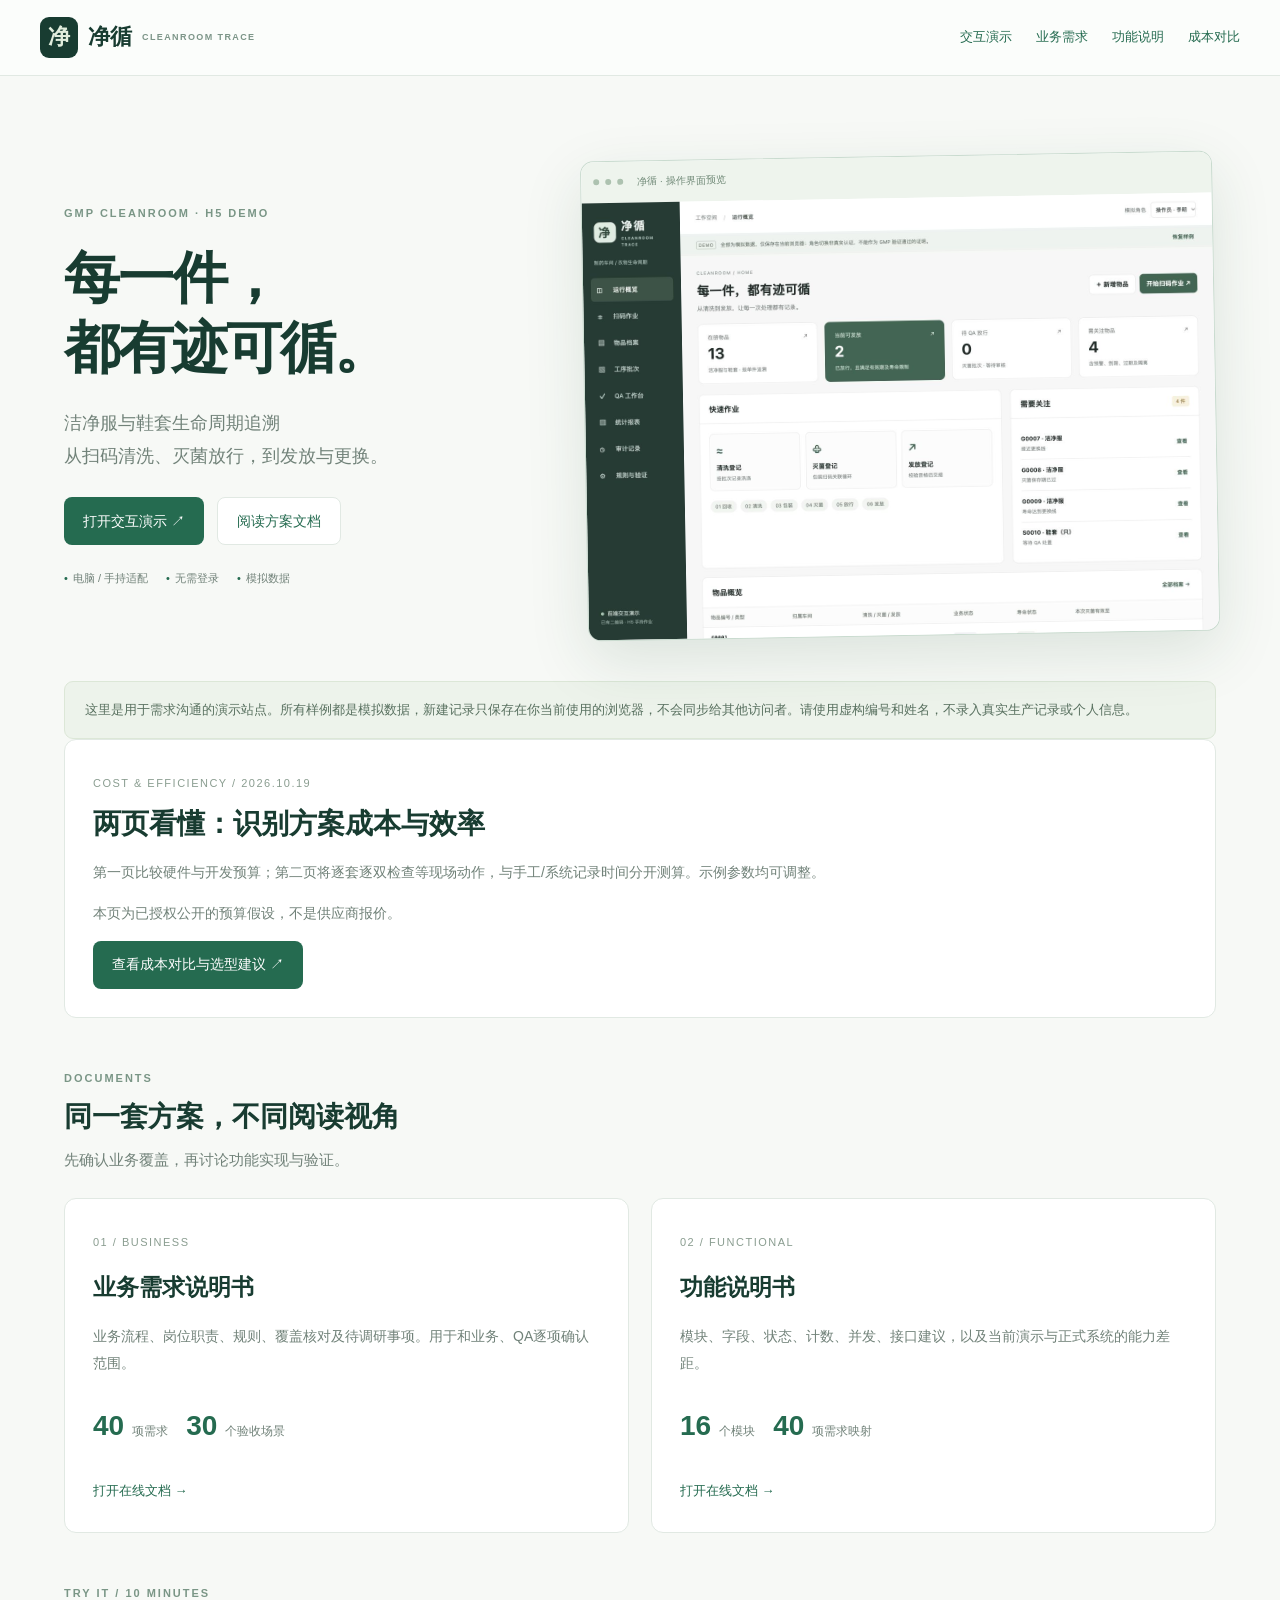
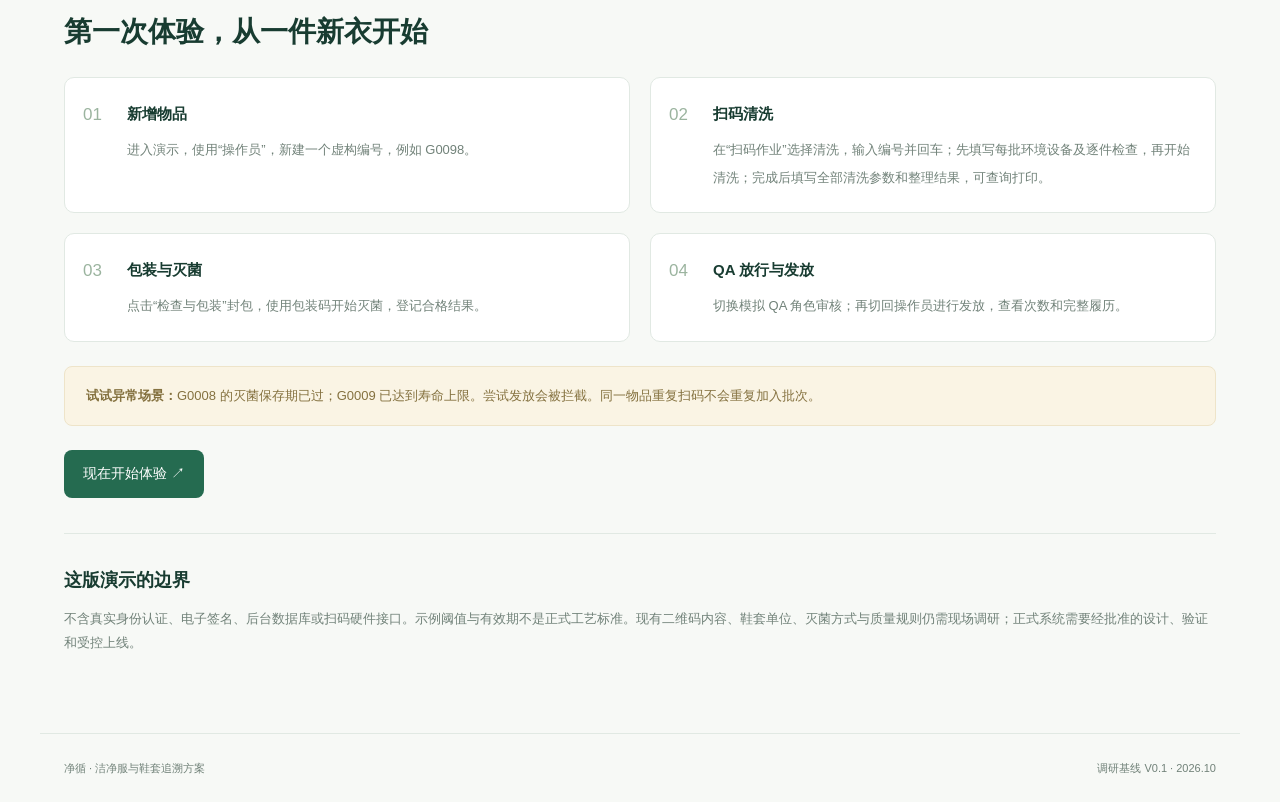
<file: index.html>
<!doctype html><html lang="zh-CN"><head><meta charset="utf-8"><meta name="viewport" content="width=device-width,initial-scale=1"><meta name="robots" content="noindex,nofollow"><meta name="referrer" content="no-referrer"><meta name="theme-color" content="#123d35"><title>洁净服追溯 · 在线演示与方案 · 净循</title><link rel="stylesheet" href="share.css"></head><body><header class="top"><a class="logo" href="index.html"><span>净</span>净循 <small>CLEANROOM TRACE</small></a><nav aria-label="站点导航"><a href="demo.html">交互演示</a><a href="business.html">业务需求</a><a href="functional.html">功能说明</a><a href="identification-costs.html">成本对比</a></nav></header><main class="landing"><section class="hero"><div><div class="eyebrow">GMP CLEANROOM · H5 DEMO</div><h1>每一件，<br>都有迹可循。</h1><p class="lead">洁净服与鞋套生命周期追溯<br>从扫码清洗、灭菌放行，到发放与更换。</p><div class="hero-actions"><a class="primary" href="demo.html">打开交互演示 ↗</a><a class="secondary" href="#documents">阅读方案文档</a></div><div class="tags"><span>电脑 / 手持适配</span><span>无需登录</span><span>模拟数据</span></div></div><a class="preview" href="demo.html" aria-label="打开洁净服交互演示"><div class="preview-bar"><i></i><i></i><i></i><span>净循 · 操作界面预览</span></div><img src="desktop.png" alt="净循电脑端演示页面，展示物品概览和扫码作业入口"></a></section><div class="notice">这里是用于需求沟通的演示站点。所有样例都是模拟数据，新建记录只保存在你当前使用的浏览器，不会同步给其他访问者。请使用虚构编号和姓名，不录入真实生产记录或个人信息。</div><section class="card" aria-label="实物识别方案成本对比"><span class="card-no">COST & EFFICIENCY / 2026.10.19</span><h2>两页看懂：识别方案成本与效率</h2><p>第一页比较硬件与开发预算；第二页将逐套逐双检查等现场动作，与手工/系统记录时间分开测算。示例参数均可调整。</p><p class="hint">本页为已授权公开的预算假设，不是供应商报价。</p><a class="primary" href="identification-costs.html">查看成本对比与选型建议 ↗</a></section><section id="documents"><div class="section-heading"><div class="eyebrow">DOCUMENTS</div><h2>同一套方案，不同阅读视角</h2><p>先确认业务覆盖，再讨论功能实现与验证。</p></div><div class="cards"><a href="business.html" class="card"><span class="card-no">01 / BUSINESS</span><h3>业务需求说明书</h3><p>业务流程、岗位职责、规则、覆盖核对及待调研事项。用于和业务、QA逐项确认范围。</p><div class="counts"><b>40</b> 项需求 <b>30</b> 个验收场景</div><span class="read">打开在线文档 →</span></a><a href="functional.html" class="card"><span class="card-no">02 / FUNCTIONAL</span><h3>功能说明书</h3><p>模块、字段、状态、计数、并发、接口建议，以及当前演示与正式系统的能力差距。</p><div class="counts"><b>16</b> 个模块 <b>40</b> 项需求映射</div><span class="read">打开在线文档 →</span></a></div></section><section id="guide" class="guide"><div class="section-heading"><div class="eyebrow">TRY IT / 10 MINUTES</div><h2>第一次体验，从一件新衣开始</h2></div><ol><li><b>新增物品</b><span>进入演示，使用“操作员”，新建一个虚构编号，例如 G0098。</span></li><li><b>扫码清洗</b><span>在“扫码作业”选择清洗，输入编号并回车；先填写每批环境设备及逐件检查，再开始清洗；完成后填写全部清洗参数和整理结果，可查询打印。</span></li><li><b>包装与灭菌</b><span>点击“检查与包装”封包，使用包装码开始灭菌，登记合格结果。</span></li><li><b>QA 放行与发放</b><span>切换模拟 QA 角色审核；再切回操作员进行发放，查看次数和完整履历。</span></li></ol><div class="tip"><b>试试异常场景：</b>G0008 的灭菌保存期已过；G0009 已达到寿命上限。尝试发放会被拦截。同一物品重复扫码不会重复加入批次。</div><a class="primary" href="demo.html">现在开始体验 ↗</a></section><section class="boundary"><h2>这版演示的边界</h2><p>不含真实身份认证、电子签名、后台数据库或扫码硬件接口。示例阈值与有效期不是正式工艺标准。现有二维码内容、鞋套单位、灭菌方式与质量规则仍需现场调研；正式系统需要经批准的设计、验证和受控上线。</p></section></main><footer>净循 · 洁净服与鞋套追溯方案 <span>调研基线 V0.1 · 2026.10</span></footer></body></html>
</file>
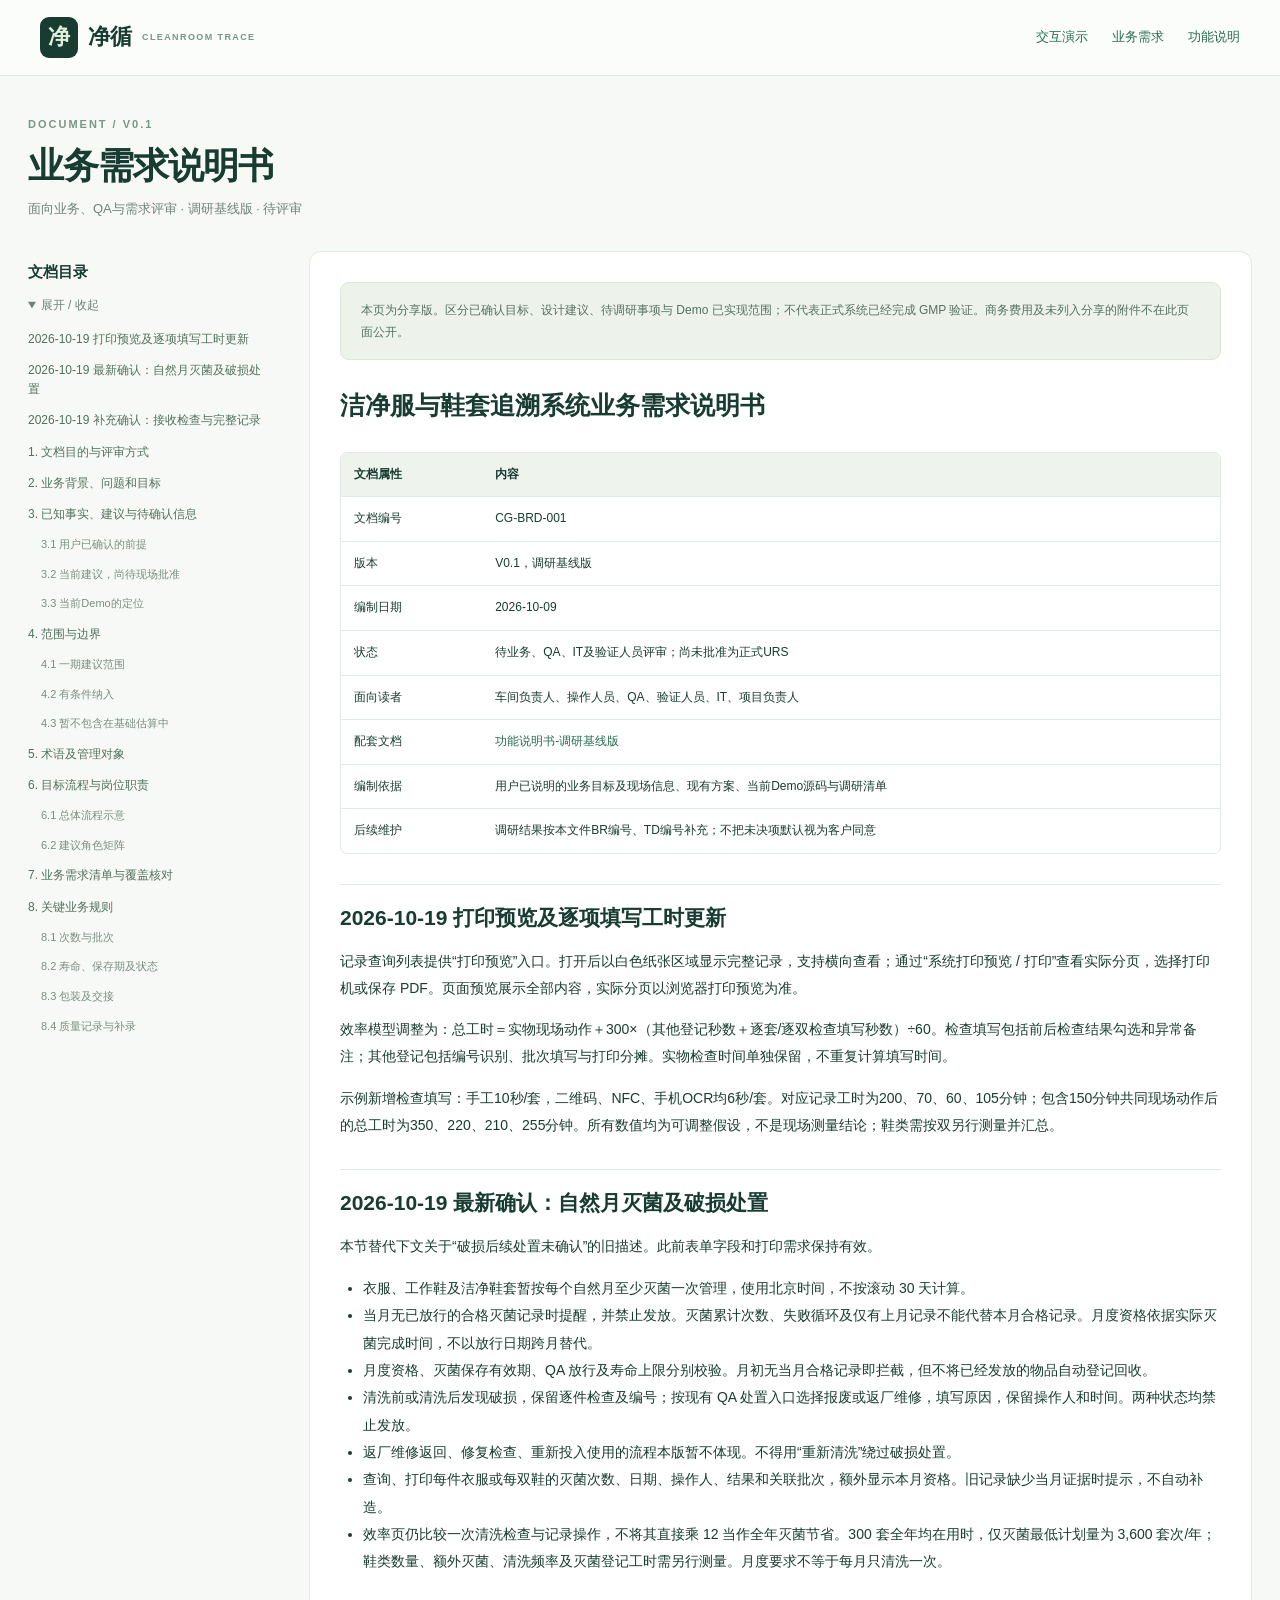
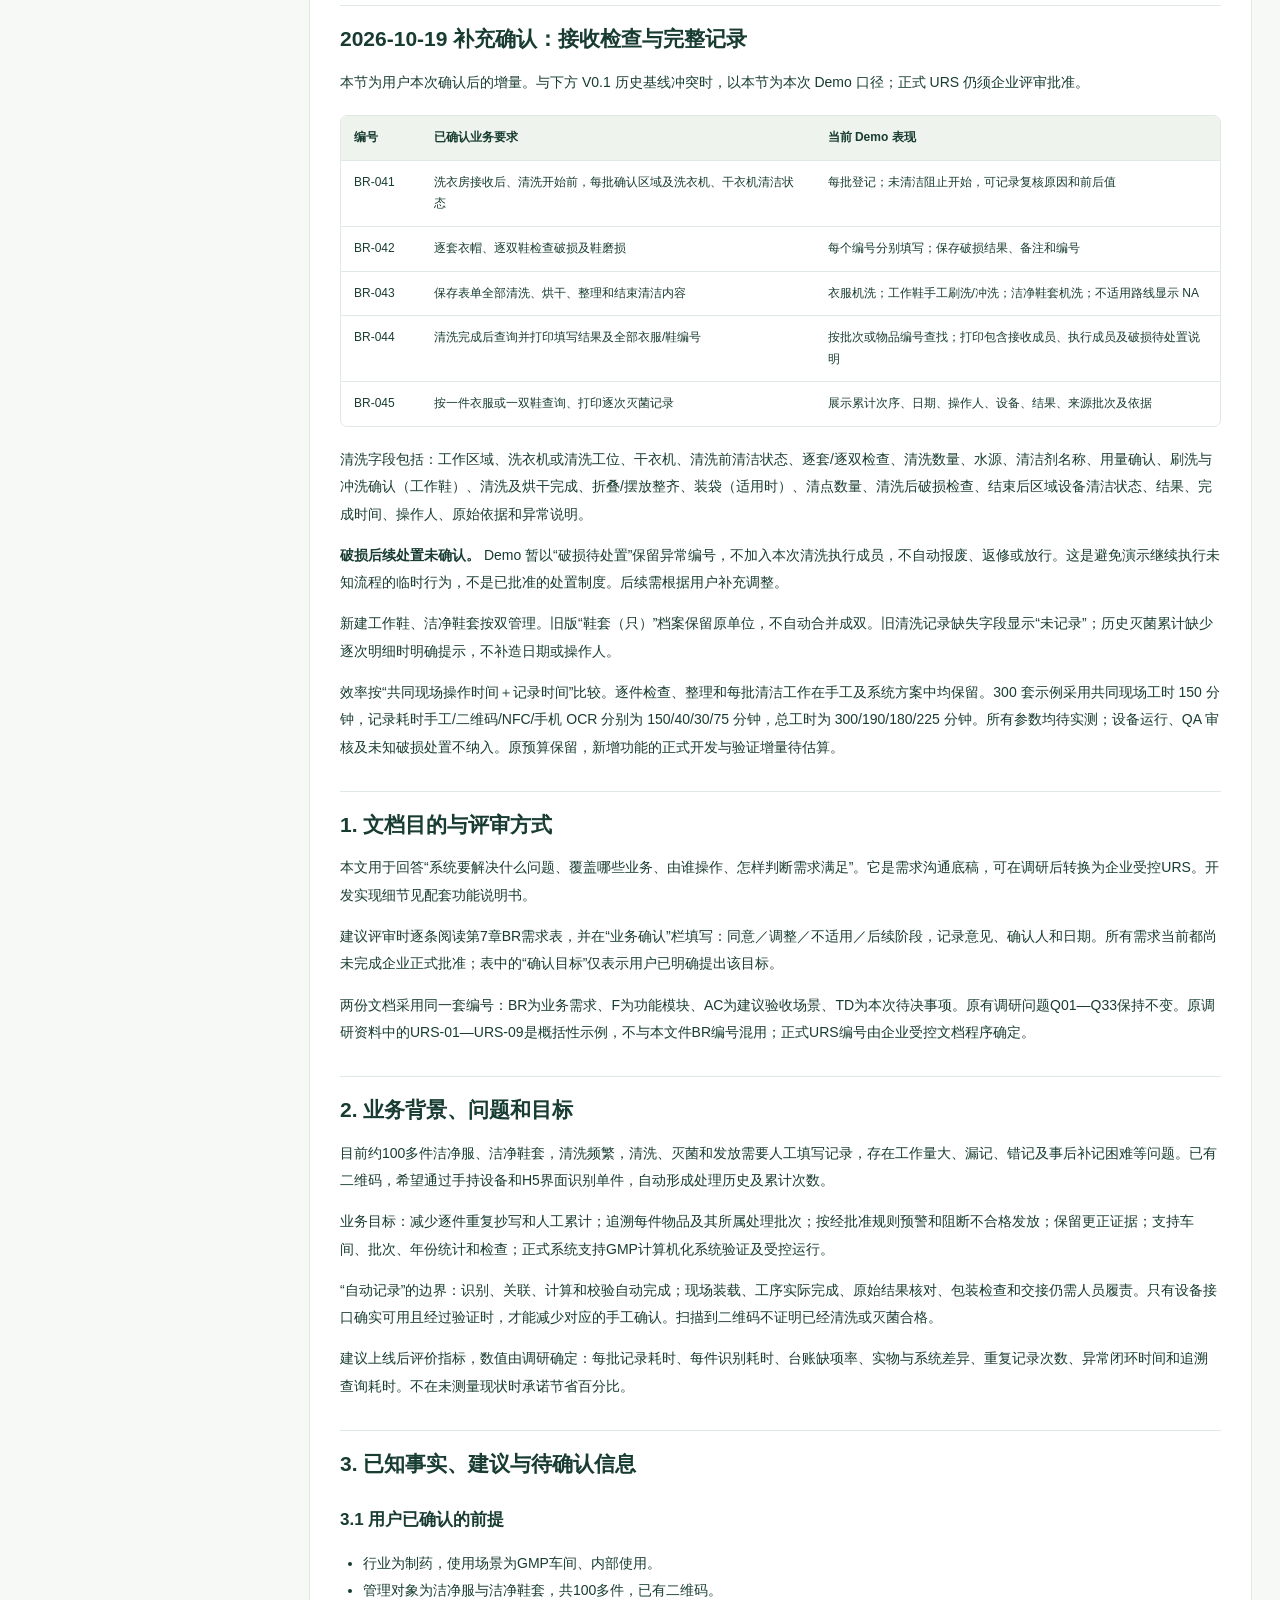
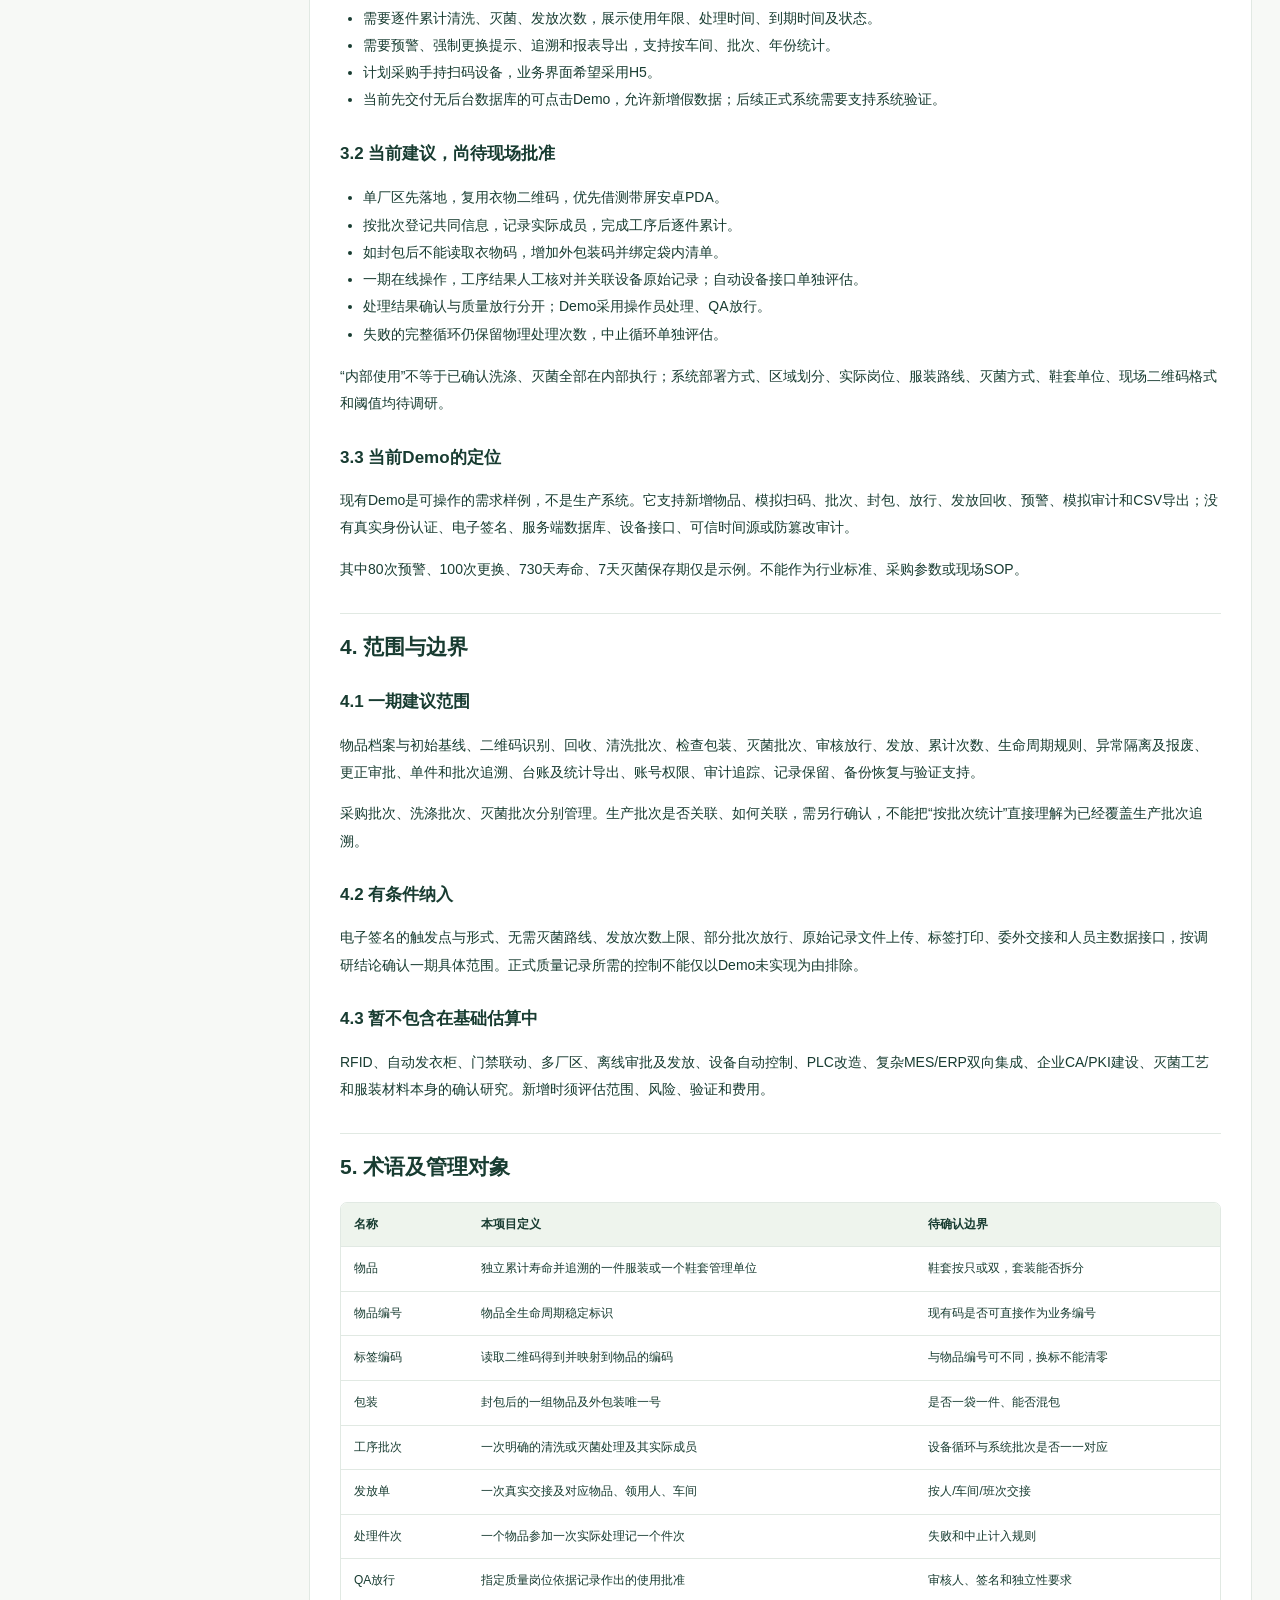
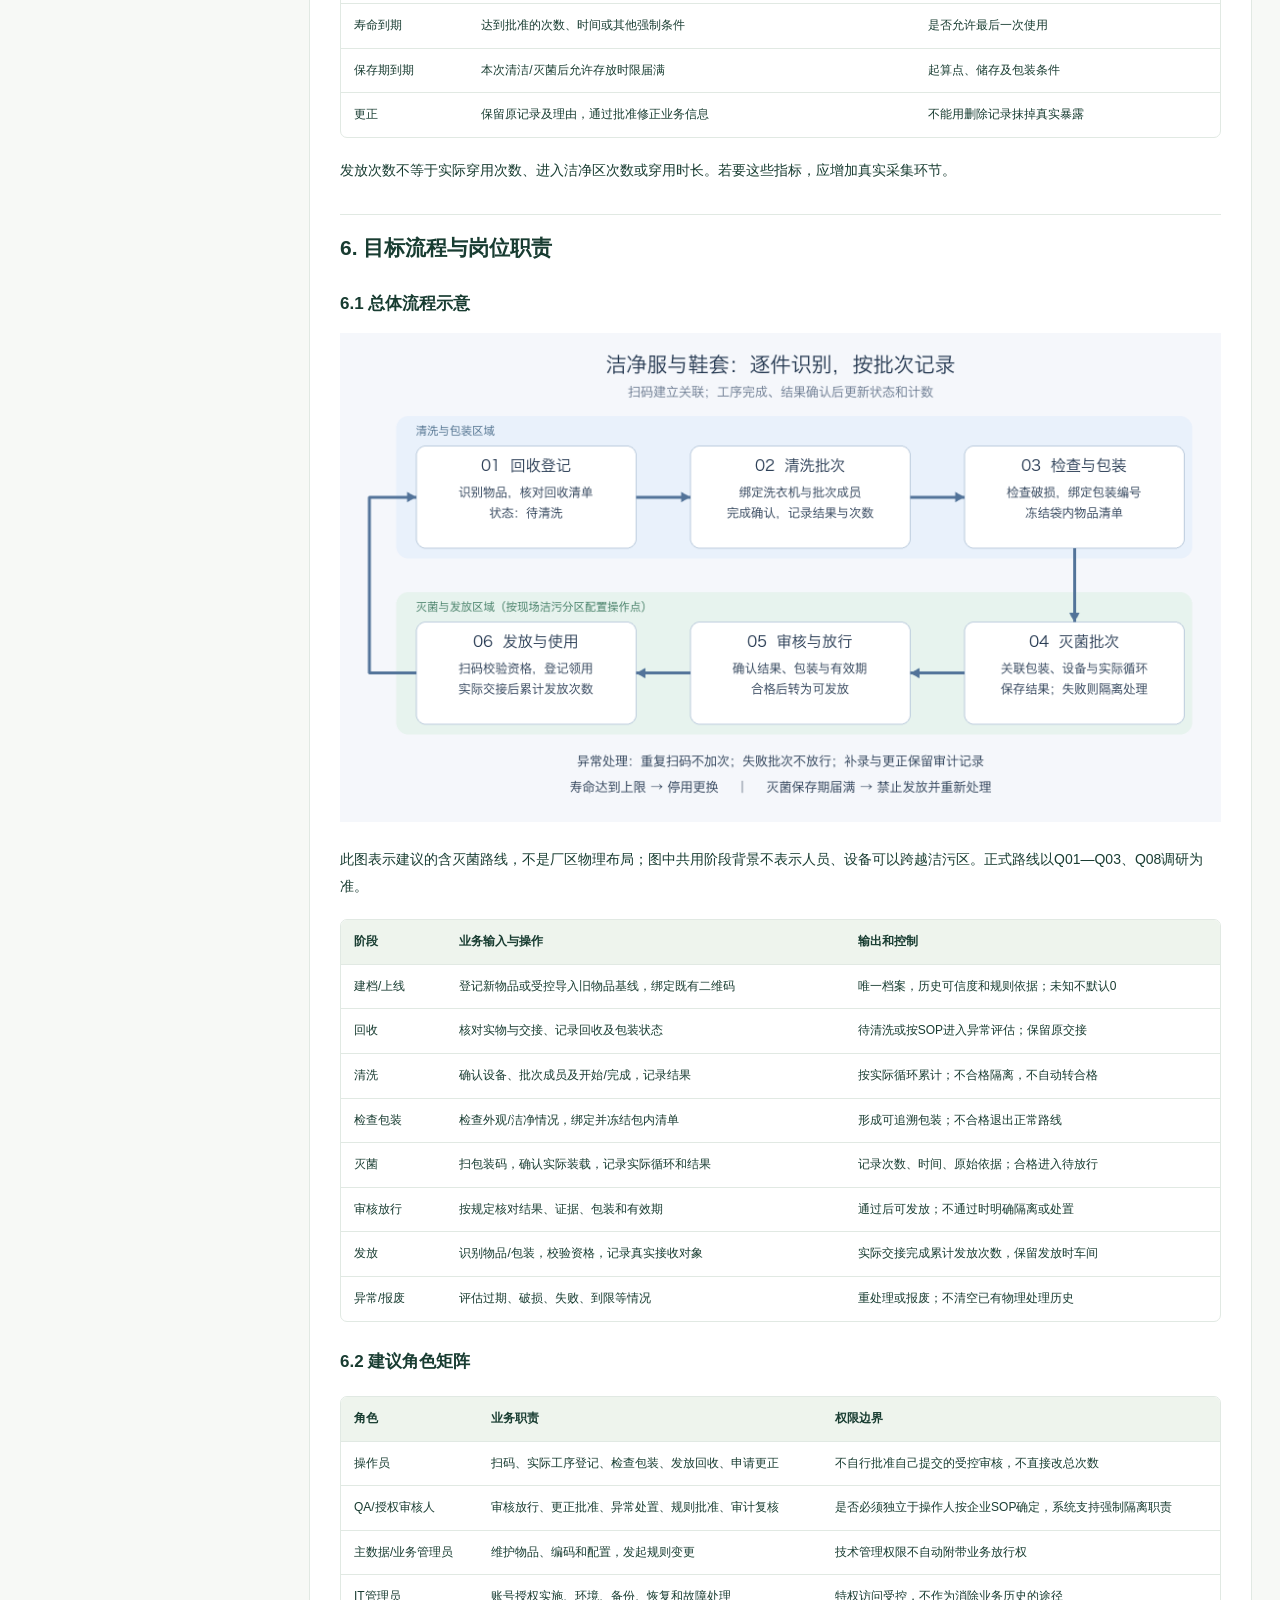
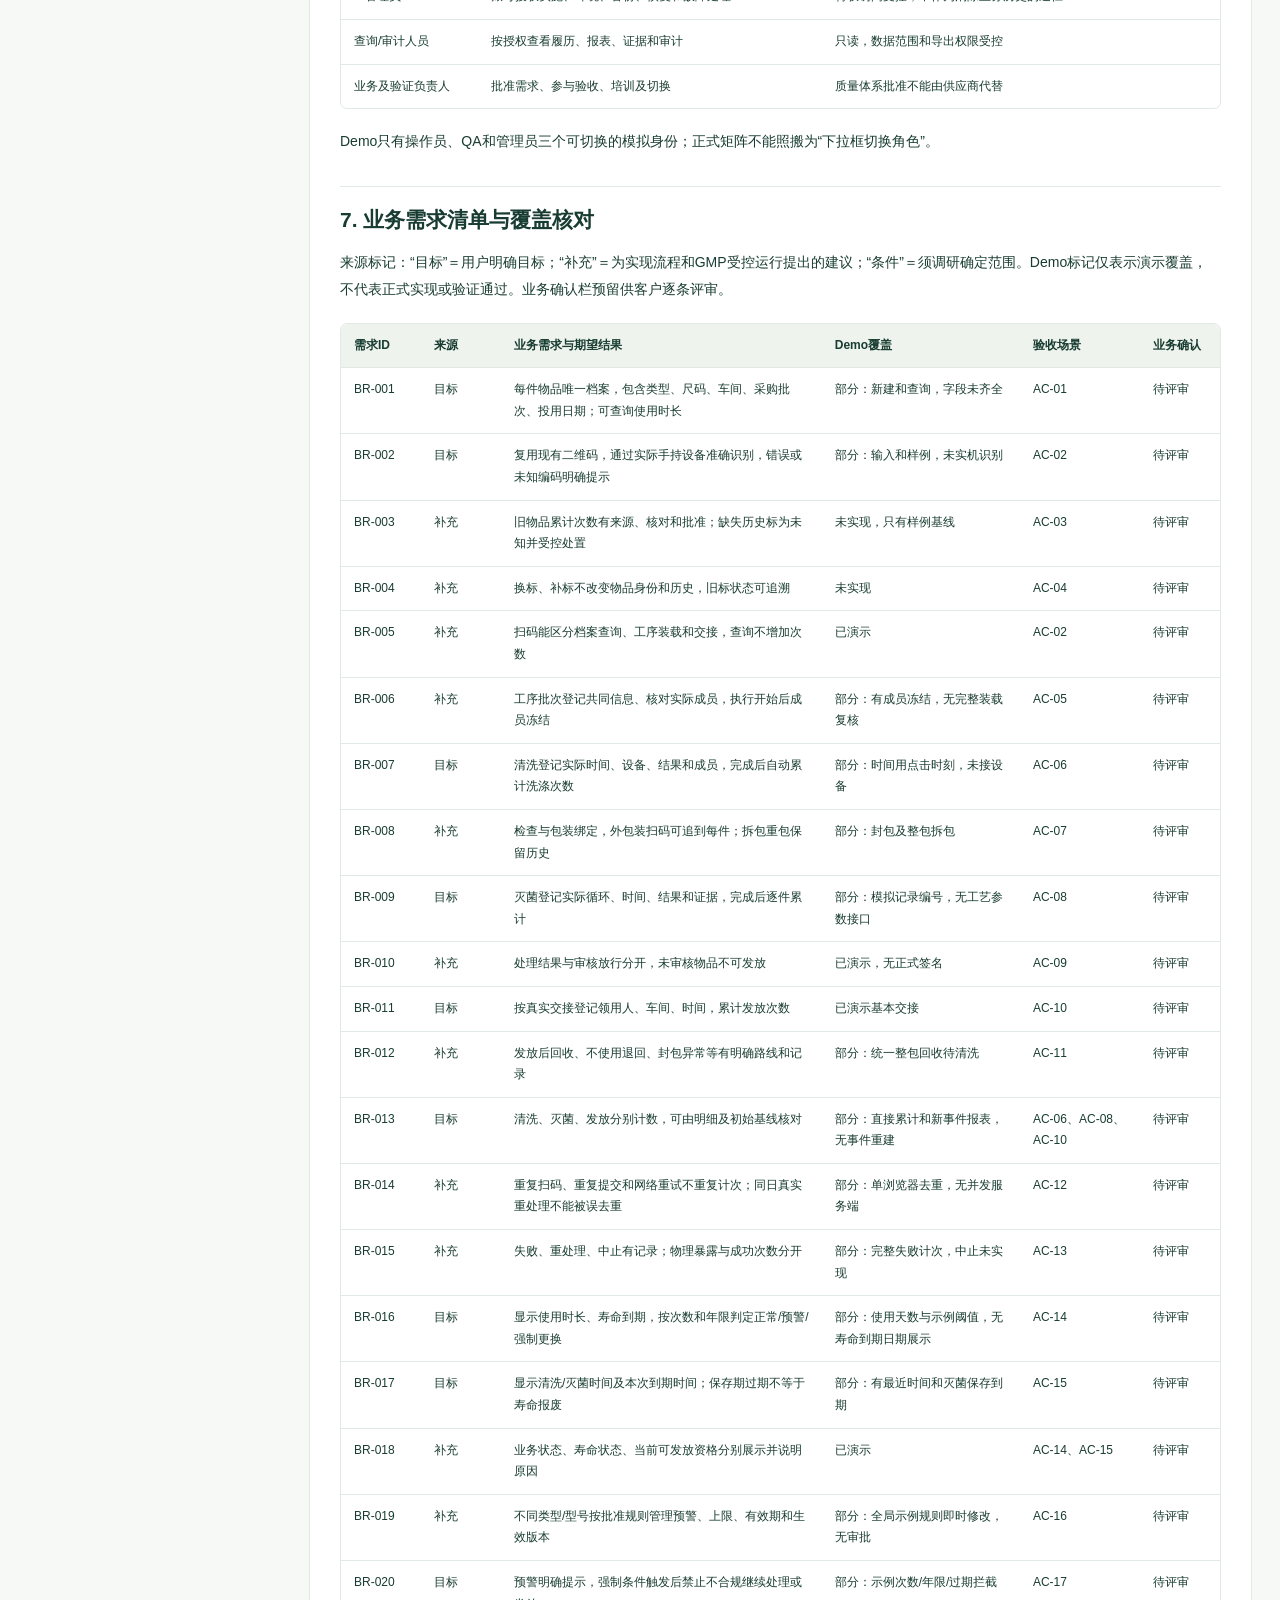
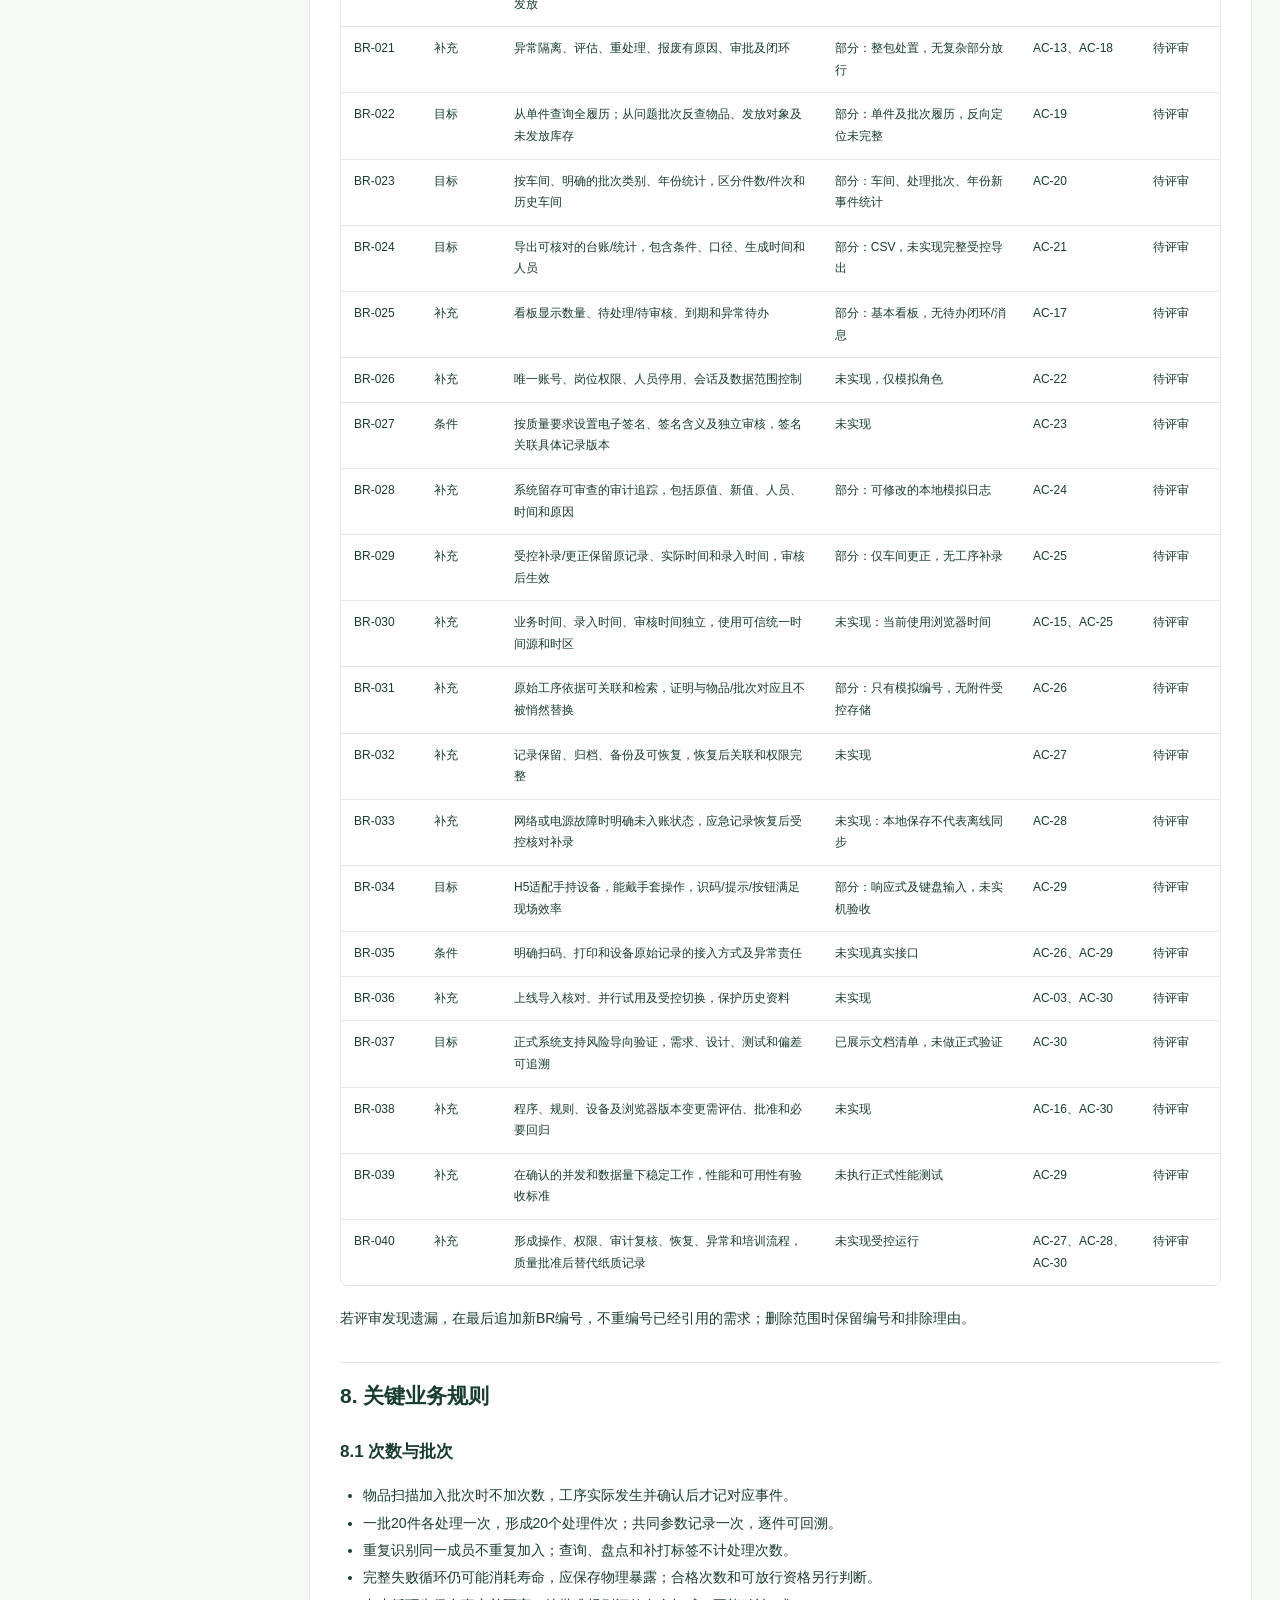
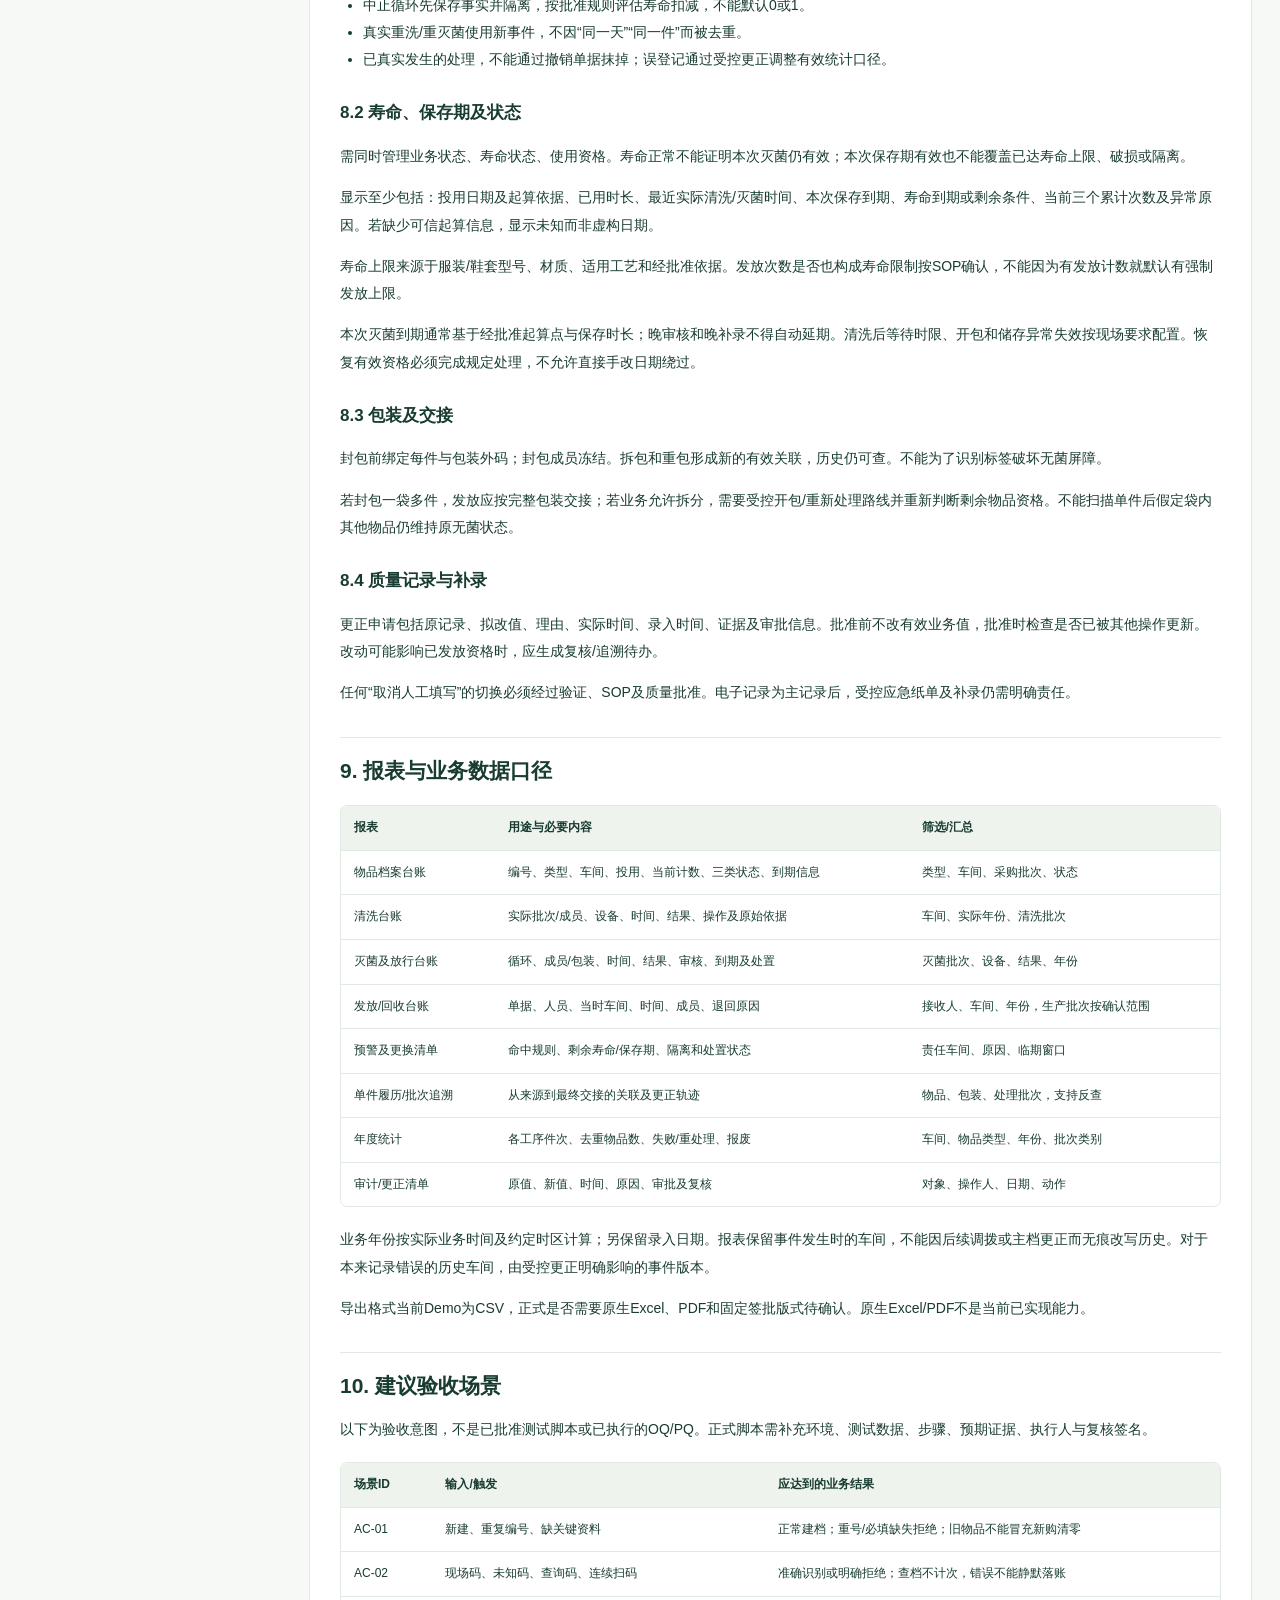
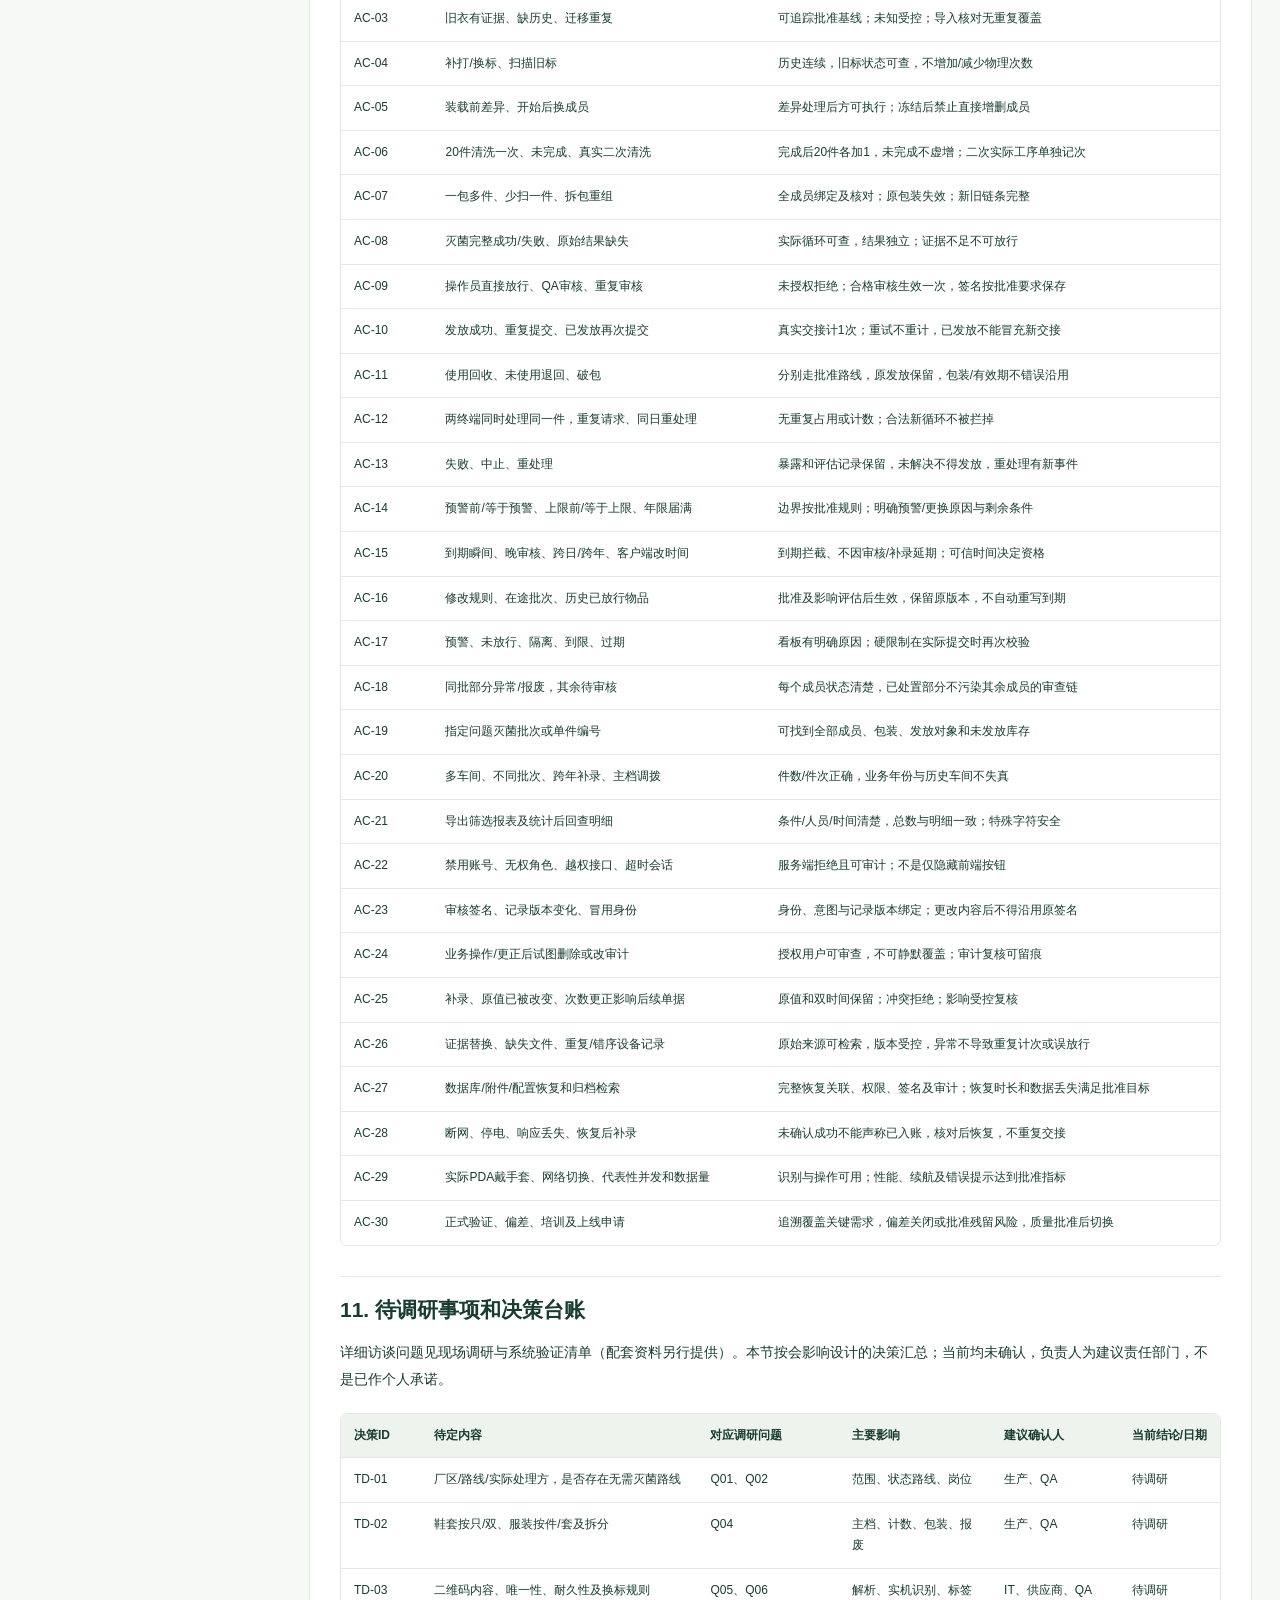
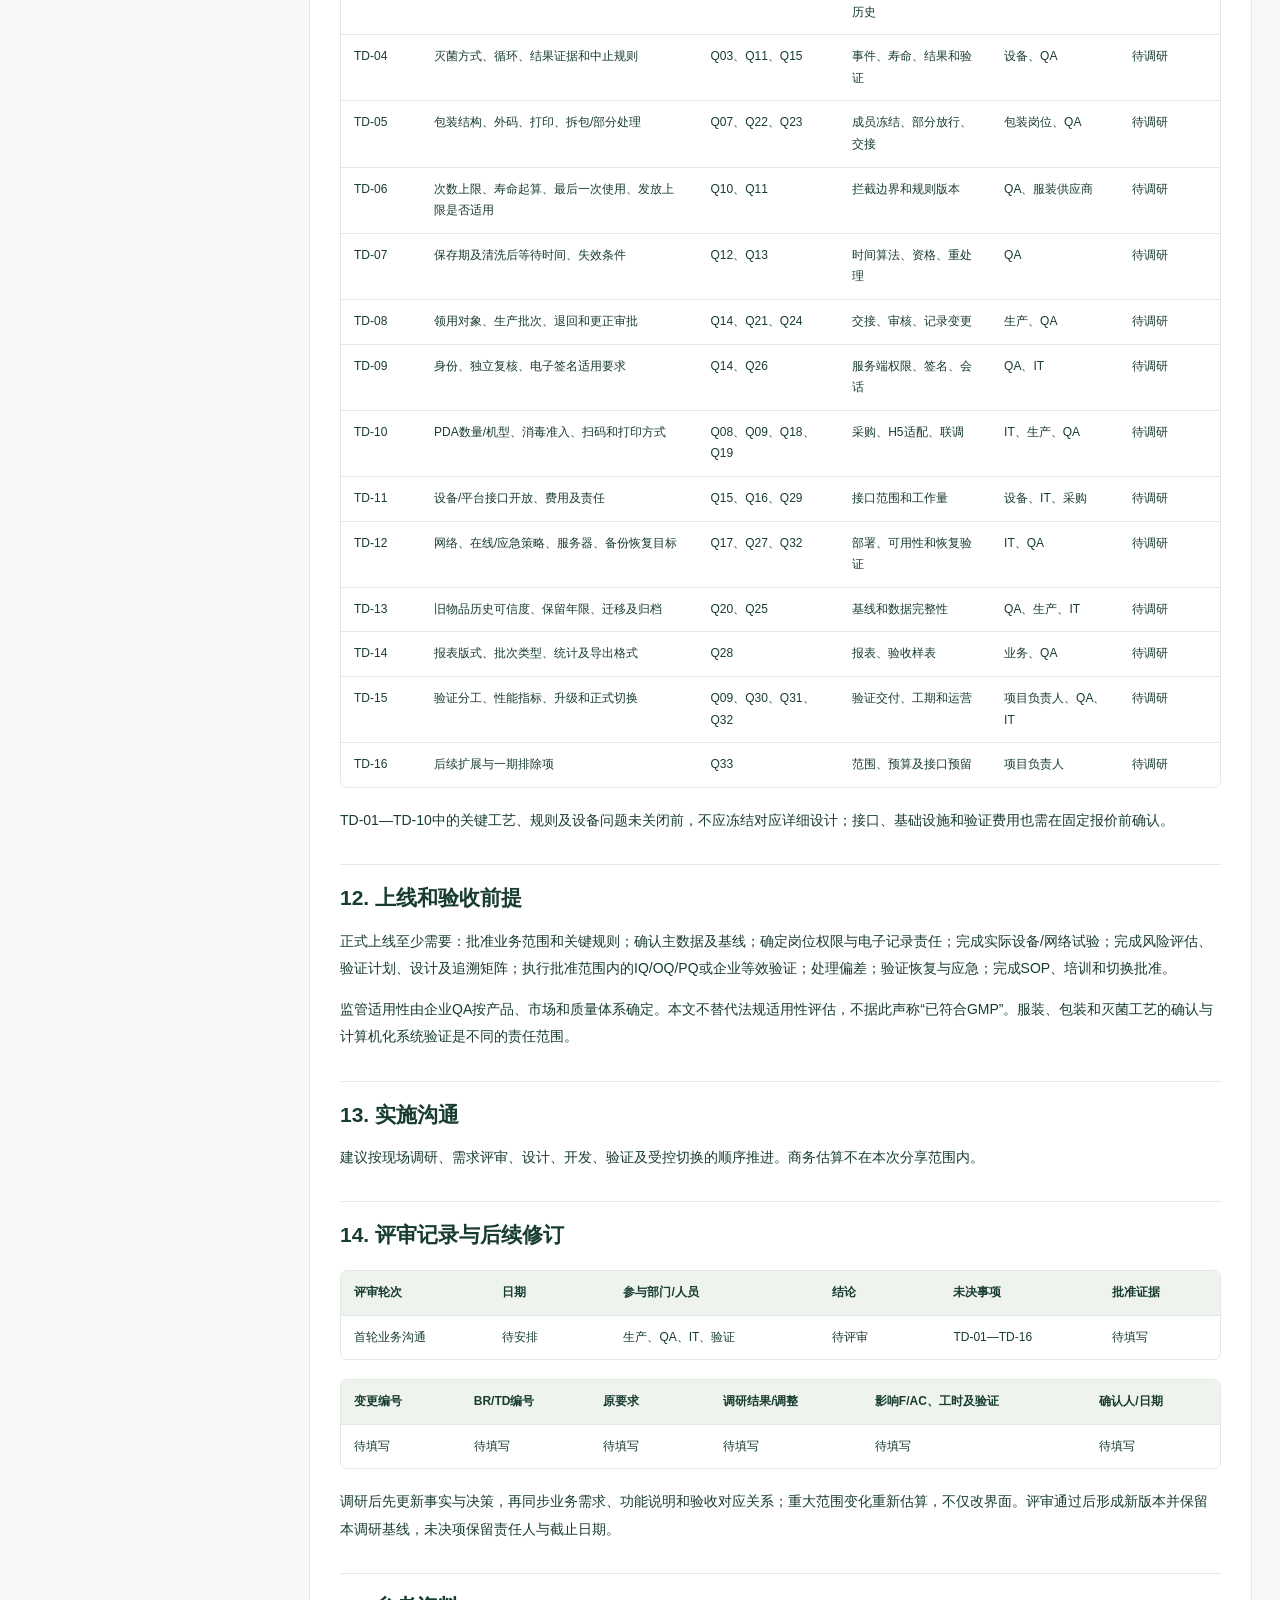
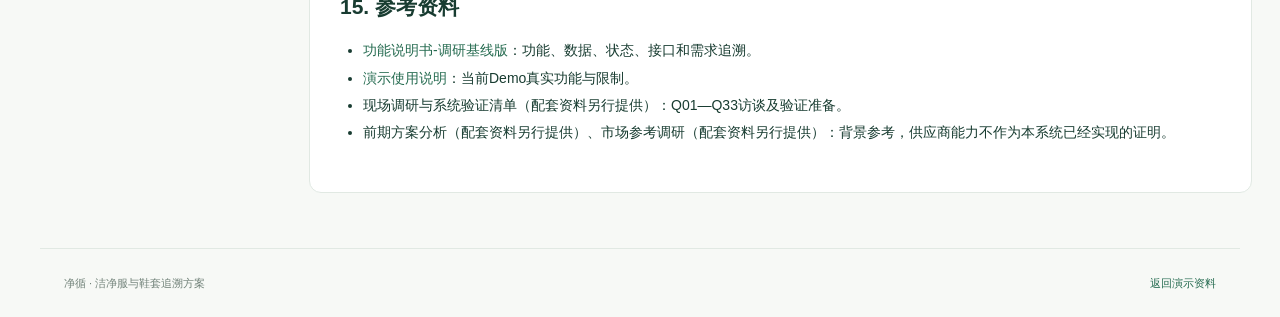
<file: business.html>
<!doctype html><html lang="zh-CN"><head><meta charset="utf-8"><meta name="viewport" content="width=device-width,initial-scale=1"><meta name="robots" content="noindex,nofollow"><meta name="referrer" content="no-referrer"><meta name="theme-color" content="#123d35"><title>业务需求说明书 · 净循</title><link rel="stylesheet" href="share.css"></head><body><header class="top"><a class="logo" href="index.html"><span>净</span>净循 <small>CLEANROOM TRACE</small></a><nav aria-label="站点导航"><a href="demo.html">交互演示</a><a href="business.html">业务需求</a><a href="functional.html">功能说明</a></nav></header><div class="doc-title"><div class="eyebrow">DOCUMENT / V0.1</div><h1>业务需求说明书</h1><p>面向业务、QA与需求评审 · 调研基线版 · 待评审</p></div><div class="doc-layout"><aside class="toc"><h2>文档目录</h2><details open><summary>展开 / 收起</summary><a class="level-2" href="#section-1">2026-10-19 打印预览及逐项填写工时更新</a><a class="level-2" href="#section-2">2026-10-19 最新确认：自然月灭菌及破损处置</a><a class="level-2" href="#section-3">2026-10-19 补充确认：接收检查与完整记录</a><a class="level-2" href="#section-4">1. 文档目的与评审方式</a><a class="level-2" href="#section-5">2. 业务背景、问题和目标</a><a class="level-2" href="#section-6">3. 已知事实、建议与待确认信息</a><a class="level-3" href="#section-7">3.1 用户已确认的前提</a><a class="level-3" href="#section-8">3.2 当前建议，尚待现场批准</a><a class="level-3" href="#section-9">3.3 当前Demo的定位</a><a class="level-2" href="#section-10">4. 范围与边界</a><a class="level-3" href="#section-11">4.1 一期建议范围</a><a class="level-3" href="#section-12">4.2 有条件纳入</a><a class="level-3" href="#section-13">4.3 暂不包含在基础估算中</a><a class="level-2" href="#section-14">5. 术语及管理对象</a><a class="level-2" href="#section-15">6. 目标流程与岗位职责</a><a class="level-3" href="#section-16">6.1 总体流程示意</a><a class="level-3" href="#section-17">6.2 建议角色矩阵</a><a class="level-2" href="#section-18">7. 业务需求清单与覆盖核对</a><a class="level-2" href="#section-19">8. 关键业务规则</a><a class="level-3" href="#section-20">8.1 次数与批次</a><a class="level-3" href="#section-21">8.2 寿命、保存期及状态</a><a class="level-3" href="#section-22">8.3 包装及交接</a><a class="level-3" href="#section-23">8.4 质量记录与补录</a><a class="level-2" href="#section-24">9. 报表与业务数据口径</a><a class="level-2" href="#section-25">10. 建议验收场景</a><a class="level-2" href="#section-26">11. 待调研事项和决策台账</a><a class="level-2" href="#section-27">12. 上线和验收前提</a><a class="level-2" href="#section-28">13. 实施沟通</a><a class="level-2" href="#section-29">14. 评审记录与后续修订</a><a class="level-2" href="#section-30">15. 参考资料</a></details><a class="back-top" href="#top">↑ 回到顶部</a></aside><main id="top" class="document"><div class="notice">本页为分享版。区分已确认目标、设计建议、待调研事项与 Demo 已实现范围；不代表正式系统已经完成 GMP 验证。商务费用及未列入分享的附件不在此页面公开。</div><h1>洁净服与鞋套追溯系统业务需求说明书</h1>
<div class="table-scroll"><table>
<thead>
<tr>
<th>文档属性</th>
<th>内容</th>
</tr>
</thead>
<tbody><tr>
<td>文档编号</td>
<td>CG-BRD-001</td>
</tr>
<tr>
<td>版本</td>
<td>V0.1，调研基线版</td>
</tr>
<tr>
<td>编制日期</td>
<td>2026-10-09</td>
</tr>
<tr>
<td>状态</td>
<td>待业务、QA、IT及验证人员评审；尚未批准为正式URS</td>
</tr>
<tr>
<td>面向读者</td>
<td>车间负责人、操作人员、QA、验证人员、IT、项目负责人</td>
</tr>
<tr>
<td>配套文档</td>
<td><a href="functional.html">功能说明书-调研基线版</a></td>
</tr>
<tr>
<td>编制依据</td>
<td>用户已说明的业务目标及现场信息、现有方案、当前Demo源码与调研清单</td>
</tr>
<tr>
<td>后续维护</td>
<td>调研结果按本文件BR编号、TD编号补充；不把未决项默认视为客户同意</td>
</tr>
</tbody></table></div>
<h2 id="section-1">2026-10-19 打印预览及逐项填写工时更新</h2>
<p>记录查询列表提供“打印预览”入口。打开后以白色纸张区域显示完整记录，支持横向查看；通过“系统打印预览 / 打印”查看实际分页，选择打印机或保存 PDF。页面预览展示全部内容，实际分页以浏览器打印预览为准。</p>
<p>效率模型调整为：总工时＝实物现场动作＋300×（其他登记秒数＋逐套/逐双检查填写秒数）÷60。检查填写包括前后检查结果勾选和异常备注；其他登记包括编号识别、批次填写与打印分摊。实物检查时间单独保留，不重复计算填写时间。</p>
<p>示例新增检查填写：手工10秒/套，二维码、NFC、手机OCR均6秒/套。对应记录工时为200、70、60、105分钟；包含150分钟共同现场动作后的总工时为350、220、210、255分钟。所有数值均为可调整假设，不是现场测量结论；鞋类需按双另行测量并汇总。</p>
<h2 id="section-2">2026-10-19 最新确认：自然月灭菌及破损处置</h2>
<p>本节替代下文关于“破损后续处置未确认”的旧描述。此前表单字段和打印需求保持有效。</p>
<ul>
<li>衣服、工作鞋及洁净鞋套暂按每个自然月至少灭菌一次管理，使用北京时间，不按滚动 30 天计算。</li>
<li>当月无已放行的合格灭菌记录时提醒，并禁止发放。灭菌累计次数、失败循环及仅有上月记录不能代替本月合格记录。月度资格依据实际灭菌完成时间，不以放行日期跨月替代。</li>
<li>月度资格、灭菌保存有效期、QA 放行及寿命上限分别校验。月初无当月合格记录即拦截，但不将已经发放的物品自动登记回收。</li>
<li>清洗前或清洗后发现破损，保留逐件检查及编号；按现有 QA 处置入口选择报废或返厂维修，填写原因，保留操作人和时间。两种状态均禁止发放。</li>
<li>返厂维修返回、修复检查、重新投入使用的流程本版暂不体现。不得用“重新清洗”绕过破损处置。</li>
<li>查询、打印每件衣服或每双鞋的灭菌次数、日期、操作人、结果和关联批次，额外显示本月资格。旧记录缺少当月证据时提示，不自动补造。</li>
<li>效率页仍比较一次清洗检查与记录操作，不将其直接乘 12 当作全年灭菌节省。300 套全年均在用时，仅灭菌最低计划量为 3,600 套次/年；鞋类数量、额外灭菌、清洗频率及灭菌登记工时需另行测量。月度要求不等于每月只清洗一次。</li>
</ul>
<h2 id="section-3">2026-10-19 补充确认：接收检查与完整记录</h2>
<p>本节为用户本次确认后的增量。与下方 V0.1 历史基线冲突时，以本节为本次 Demo 口径；正式 URS 仍须企业评审批准。</p>
<div class="table-scroll"><table>
<thead>
<tr>
<th>编号</th>
<th>已确认业务要求</th>
<th>当前 Demo 表现</th>
</tr>
</thead>
<tbody><tr>
<td>BR-041</td>
<td>洗衣房接收后、清洗开始前，每批确认区域及洗衣机、干衣机清洁状态</td>
<td>每批登记；未清洁阻止开始，可记录复核原因和前后值</td>
</tr>
<tr>
<td>BR-042</td>
<td>逐套衣帽、逐双鞋检查破损及鞋磨损</td>
<td>每个编号分别填写；保存破损结果、备注和编号</td>
</tr>
<tr>
<td>BR-043</td>
<td>保存表单全部清洗、烘干、整理和结束清洁内容</td>
<td>衣服机洗；工作鞋手工刷洗/冲洗；洁净鞋套机洗；不适用路线显示 NA</td>
</tr>
<tr>
<td>BR-044</td>
<td>清洗完成后查询并打印填写结果及全部衣服/鞋编号</td>
<td>按批次或物品编号查找；打印包含接收成员、执行成员及破损待处置说明</td>
</tr>
<tr>
<td>BR-045</td>
<td>按一件衣服或一双鞋查询、打印逐次灭菌记录</td>
<td>展示累计次序、日期、操作人、设备、结果、来源批次及依据</td>
</tr>
</tbody></table></div>
<p>清洗字段包括：工作区域、洗衣机或清洗工位、干衣机、清洗前清洁状态、逐套/逐双检查、清洗数量、水源、清洁剂名称、用量确认、刷洗与冲洗确认（工作鞋）、清洗及烘干完成、折叠/摆放整齐、装袋（适用时）、清点数量、清洗后破损检查、结束后区域设备清洁状态、结果、完成时间、操作人、原始依据和异常说明。</p>
<p><strong>破损后续处置未确认。</strong> Demo 暂以“破损待处置”保留异常编号，不加入本次清洗执行成员，不自动报废、返修或放行。这是避免演示继续执行未知流程的临时行为，不是已批准的处置制度。后续需根据用户补充调整。</p>
<p>新建工作鞋、洁净鞋套按双管理。旧版“鞋套（只）”档案保留原单位，不自动合并成双。旧清洗记录缺失字段显示“未记录”；历史灭菌累计缺少逐次明细时明确提示，不补造日期或操作人。</p>
<p>效率按“共同现场操作时间＋记录时间”比较。逐件检查、整理和每批清洁工作在手工及系统方案中均保留。300 套示例采用共同现场工时 150 分钟，记录耗时手工/二维码/NFC/手机 OCR 分别为 150/40/30/75 分钟，总工时为 300/190/180/225 分钟。所有参数均待实测；设备运行、QA 审核及未知破损处置不纳入。原预算保留，新增功能的正式开发与验证增量待估算。</p>
<h2 id="section-4">1. 文档目的与评审方式</h2>
<p>本文用于回答“系统要解决什么问题、覆盖哪些业务、由谁操作、怎样判断需求满足”。它是需求沟通底稿，可在调研后转换为企业受控URS。开发实现细节见配套功能说明书。</p>
<p>建议评审时逐条阅读第7章BR需求表，并在“业务确认”栏填写：同意／调整／不适用／后续阶段，记录意见、确认人和日期。所有需求当前都尚未完成企业正式批准；表中的“确认目标”仅表示用户已明确提出该目标。</p>
<p>两份文档采用同一套编号：BR为业务需求、F为功能模块、AC为建议验收场景、TD为本次待决事项。原有调研问题Q01—Q33保持不变。原调研资料中的URS-01—URS-09是概括性示例，不与本文件BR编号混用；正式URS编号由企业受控文档程序确定。</p>
<h2 id="section-5">2. 业务背景、问题和目标</h2>
<p>目前约100多件洁净服、洁净鞋套，清洗频繁，清洗、灭菌和发放需要人工填写记录，存在工作量大、漏记、错记及事后补记困难等问题。已有二维码，希望通过手持设备和H5界面识别单件，自动形成处理历史及累计次数。</p>
<p>业务目标：减少逐件重复抄写和人工累计；追溯每件物品及其所属处理批次；按经批准规则预警和阻断不合格发放；保留更正证据；支持车间、批次、年份统计和检查；正式系统支持GMP计算机化系统验证及受控运行。</p>
<p>“自动记录”的边界：识别、关联、计算和校验自动完成；现场装载、工序实际完成、原始结果核对、包装检查和交接仍需人员履责。只有设备接口确实可用且经过验证时，才能减少对应的手工确认。扫描到二维码不证明已经清洗或灭菌合格。</p>
<p>建议上线后评价指标，数值由调研确定：每批记录耗时、每件识别耗时、台账缺项率、实物与系统差异、重复记录次数、异常闭环时间和追溯查询耗时。不在未测量现状时承诺节省百分比。</p>
<h2 id="section-6">3. 已知事实、建议与待确认信息</h2>
<h3 id="section-7">3.1 用户已确认的前提</h3>
<ul>
<li>行业为制药，使用场景为GMP车间、内部使用。</li>
<li>管理对象为洁净服与洁净鞋套，共100多件，已有二维码。</li>
<li>需要逐件累计清洗、灭菌、发放次数，展示使用年限、处理时间、到期时间及状态。</li>
<li>需要预警、强制更换提示、追溯和报表导出，支持按车间、批次、年份统计。</li>
<li>计划采购手持扫码设备，业务界面希望采用H5。</li>
<li>当前先交付无后台数据库的可点击Demo，允许新增假数据；后续正式系统需要支持系统验证。</li>
</ul>
<h3 id="section-8">3.2 当前建议，尚待现场批准</h3>
<ul>
<li>单厂区先落地，复用衣物二维码，优先借测带屏安卓PDA。</li>
<li>按批次登记共同信息，记录实际成员，完成工序后逐件累计。</li>
<li>如封包后不能读取衣物码，增加外包装码并绑定袋内清单。</li>
<li>一期在线操作，工序结果人工核对并关联设备原始记录；自动设备接口单独评估。</li>
<li>处理结果确认与质量放行分开；Demo采用操作员处理、QA放行。</li>
<li>失败的完整循环仍保留物理处理次数，中止循环单独评估。</li>
</ul>
<p>“内部使用”不等于已确认洗涤、灭菌全部在内部执行；系统部署方式、区域划分、实际岗位、服装路线、灭菌方式、鞋套单位、现场二维码格式和阈值均待调研。</p>
<h3 id="section-9">3.3 当前Demo的定位</h3>
<p>现有Demo是可操作的需求样例，不是生产系统。它支持新增物品、模拟扫码、批次、封包、放行、发放回收、预警、模拟审计和CSV导出；没有真实身份认证、电子签名、服务端数据库、设备接口、可信时间源或防篡改审计。</p>
<p>其中80次预警、100次更换、730天寿命、7天灭菌保存期仅是示例。不能作为行业标准、采购参数或现场SOP。</p>
<h2 id="section-10">4. 范围与边界</h2>
<h3 id="section-11">4.1 一期建议范围</h3>
<p>物品档案与初始基线、二维码识别、回收、清洗批次、检查包装、灭菌批次、审核放行、发放、累计次数、生命周期规则、异常隔离及报废、更正审批、单件和批次追溯、台账及统计导出、账号权限、审计追踪、记录保留、备份恢复与验证支持。</p>
<p>采购批次、洗涤批次、灭菌批次分别管理。生产批次是否关联、如何关联，需另行确认，不能把“按批次统计”直接理解为已经覆盖生产批次追溯。</p>
<h3 id="section-12">4.2 有条件纳入</h3>
<p>电子签名的触发点与形式、无需灭菌路线、发放次数上限、部分批次放行、原始记录文件上传、标签打印、委外交接和人员主数据接口，按调研结论确认一期具体范围。正式质量记录所需的控制不能仅以Demo未实现为由排除。</p>
<h3 id="section-13">4.3 暂不包含在基础估算中</h3>
<p>RFID、自动发衣柜、门禁联动、多厂区、离线审批及发放、设备自动控制、PLC改造、复杂MES/ERP双向集成、企业CA/PKI建设、灭菌工艺和服装材料本身的确认研究。新增时须评估范围、风险、验证和费用。</p>
<h2 id="section-14">5. 术语及管理对象</h2>
<div class="table-scroll"><table>
<thead>
<tr>
<th>名称</th>
<th>本项目定义</th>
<th>待确认边界</th>
</tr>
</thead>
<tbody><tr>
<td>物品</td>
<td>独立累计寿命并追溯的一件服装或一个鞋套管理单位</td>
<td>鞋套按只或双，套装能否拆分</td>
</tr>
<tr>
<td>物品编号</td>
<td>物品全生命周期稳定标识</td>
<td>现有码是否可直接作为业务编号</td>
</tr>
<tr>
<td>标签编码</td>
<td>读取二维码得到并映射到物品的编码</td>
<td>与物品编号可不同，换标不能清零</td>
</tr>
<tr>
<td>包装</td>
<td>封包后的一组物品及外包装唯一号</td>
<td>是否一袋一件、能否混包</td>
</tr>
<tr>
<td>工序批次</td>
<td>一次明确的清洗或灭菌处理及其实际成员</td>
<td>设备循环与系统批次是否一一对应</td>
</tr>
<tr>
<td>发放单</td>
<td>一次真实交接及对应物品、领用人、车间</td>
<td>按人/车间/班次交接</td>
</tr>
<tr>
<td>处理件次</td>
<td>一个物品参加一次实际处理记一个件次</td>
<td>失败和中止计入规则</td>
</tr>
<tr>
<td>QA放行</td>
<td>指定质量岗位依据记录作出的使用批准</td>
<td>审核人、签名和独立性要求</td>
</tr>
<tr>
<td>寿命到期</td>
<td>达到批准的次数、时间或其他强制条件</td>
<td>是否允许最后一次使用</td>
</tr>
<tr>
<td>保存期到期</td>
<td>本次清洁/灭菌后允许存放时限届满</td>
<td>起算点、储存及包装条件</td>
</tr>
<tr>
<td>更正</td>
<td>保留原记录及理由，通过批准修正业务信息</td>
<td>不能用删除记录抹掉真实暴露</td>
</tr>
</tbody></table></div>
<p>发放次数不等于实际穿用次数、进入洁净区次数或穿用时长。若要这些指标，应增加真实采集环节。</p>
<h2 id="section-15">6. 目标流程与岗位职责</h2>
<h3 id="section-16">6.1 总体流程示意</h3>
<p><img src="lifecycle.png" alt="流程01-洁净服与鞋套生命周期管理"></p>
<p>此图表示建议的含灭菌路线，不是厂区物理布局；图中共用阶段背景不表示人员、设备可以跨越洁污区。正式路线以Q01—Q03、Q08调研为准。</p>
<div class="table-scroll"><table>
<thead>
<tr>
<th>阶段</th>
<th>业务输入与操作</th>
<th>输出和控制</th>
</tr>
</thead>
<tbody><tr>
<td>建档/上线</td>
<td>登记新物品或受控导入旧物品基线，绑定既有二维码</td>
<td>唯一档案，历史可信度和规则依据；未知不默认0</td>
</tr>
<tr>
<td>回收</td>
<td>核对实物与交接、记录回收及包装状态</td>
<td>待清洗或按SOP进入异常评估；保留原交接</td>
</tr>
<tr>
<td>清洗</td>
<td>确认设备、批次成员及开始/完成，记录结果</td>
<td>按实际循环累计；不合格隔离，不自动转合格</td>
</tr>
<tr>
<td>检查包装</td>
<td>检查外观/洁净情况，绑定并冻结包内清单</td>
<td>形成可追溯包装；不合格退出正常路线</td>
</tr>
<tr>
<td>灭菌</td>
<td>扫包装码，确认实际装载，记录实际循环和结果</td>
<td>记录次数、时间、原始依据；合格进入待放行</td>
</tr>
<tr>
<td>审核放行</td>
<td>按规定核对结果、证据、包装和有效期</td>
<td>通过后可发放；不通过时明确隔离或处置</td>
</tr>
<tr>
<td>发放</td>
<td>识别物品/包装，校验资格，记录真实接收对象</td>
<td>实际交接完成累计发放次数，保留发放时车间</td>
</tr>
<tr>
<td>异常/报废</td>
<td>评估过期、破损、失败、到限等情况</td>
<td>重处理或报废；不清空已有物理处理历史</td>
</tr>
</tbody></table></div>
<h3 id="section-17">6.2 建议角色矩阵</h3>
<div class="table-scroll"><table>
<thead>
<tr>
<th>角色</th>
<th>业务职责</th>
<th>权限边界</th>
</tr>
</thead>
<tbody><tr>
<td>操作员</td>
<td>扫码、实际工序登记、检查包装、发放回收、申请更正</td>
<td>不自行批准自己提交的受控审核，不直接改总次数</td>
</tr>
<tr>
<td>QA/授权审核人</td>
<td>审核放行、更正批准、异常处置、规则批准、审计复核</td>
<td>是否必须独立于操作人按企业SOP确定，系统支持强制隔离职责</td>
</tr>
<tr>
<td>主数据/业务管理员</td>
<td>维护物品、编码和配置，发起规则变更</td>
<td>技术管理权限不自动附带业务放行权</td>
</tr>
<tr>
<td>IT管理员</td>
<td>账号授权实施、环境、备份、恢复和故障处理</td>
<td>特权访问受控，不作为消除业务历史的途径</td>
</tr>
<tr>
<td>查询/审计人员</td>
<td>按授权查看履历、报表、证据和审计</td>
<td>只读，数据范围和导出权限受控</td>
</tr>
<tr>
<td>业务及验证负责人</td>
<td>批准需求、参与验收、培训及切换</td>
<td>质量体系批准不能由供应商代替</td>
</tr>
</tbody></table></div>
<p>Demo只有操作员、QA和管理员三个可切换的模拟身份；正式矩阵不能照搬为“下拉框切换角色”。</p>
<h2 id="section-18">7. 业务需求清单与覆盖核对</h2>
<p>来源标记：“目标”＝用户明确目标；“补充”＝为实现流程和GMP受控运行提出的建议；“条件”＝须调研确定范围。Demo标记仅表示演示覆盖，不代表正式实现或验证通过。业务确认栏预留供客户逐条评审。</p>
<div class="table-scroll"><table>
<thead>
<tr>
<th>需求ID</th>
<th>来源</th>
<th>业务需求与期望结果</th>
<th>Demo覆盖</th>
<th>验收场景</th>
<th>业务确认</th>
</tr>
</thead>
<tbody><tr>
<td>BR-001</td>
<td>目标</td>
<td>每件物品唯一档案，包含类型、尺码、车间、采购批次、投用日期；可查询使用时长</td>
<td>部分：新建和查询，字段未齐全</td>
<td>AC-01</td>
<td>待评审</td>
</tr>
<tr>
<td>BR-002</td>
<td>目标</td>
<td>复用现有二维码，通过实际手持设备准确识别，错误或未知编码明确提示</td>
<td>部分：输入和样例，未实机识别</td>
<td>AC-02</td>
<td>待评审</td>
</tr>
<tr>
<td>BR-003</td>
<td>补充</td>
<td>旧物品累计次数有来源、核对和批准；缺失历史标为未知并受控处置</td>
<td>未实现，只有样例基线</td>
<td>AC-03</td>
<td>待评审</td>
</tr>
<tr>
<td>BR-004</td>
<td>补充</td>
<td>换标、补标不改变物品身份和历史，旧标状态可追溯</td>
<td>未实现</td>
<td>AC-04</td>
<td>待评审</td>
</tr>
<tr>
<td>BR-005</td>
<td>补充</td>
<td>扫码能区分档案查询、工序装载和交接，查询不增加次数</td>
<td>已演示</td>
<td>AC-02</td>
<td>待评审</td>
</tr>
<tr>
<td>BR-006</td>
<td>补充</td>
<td>工序批次登记共同信息、核对实际成员，执行开始后成员冻结</td>
<td>部分：有成员冻结，无完整装载复核</td>
<td>AC-05</td>
<td>待评审</td>
</tr>
<tr>
<td>BR-007</td>
<td>目标</td>
<td>清洗登记实际时间、设备、结果和成员，完成后自动累计洗涤次数</td>
<td>部分：时间用点击时刻，未接设备</td>
<td>AC-06</td>
<td>待评审</td>
</tr>
<tr>
<td>BR-008</td>
<td>补充</td>
<td>检查与包装绑定，外包装扫码可追到每件；拆包重包保留历史</td>
<td>部分：封包及整包拆包</td>
<td>AC-07</td>
<td>待评审</td>
</tr>
<tr>
<td>BR-009</td>
<td>目标</td>
<td>灭菌登记实际循环、时间、结果和证据，完成后逐件累计</td>
<td>部分：模拟记录编号，无工艺参数接口</td>
<td>AC-08</td>
<td>待评审</td>
</tr>
<tr>
<td>BR-010</td>
<td>补充</td>
<td>处理结果与审核放行分开，未审核物品不可发放</td>
<td>已演示，无正式签名</td>
<td>AC-09</td>
<td>待评审</td>
</tr>
<tr>
<td>BR-011</td>
<td>目标</td>
<td>按真实交接登记领用人、车间、时间，累计发放次数</td>
<td>已演示基本交接</td>
<td>AC-10</td>
<td>待评审</td>
</tr>
<tr>
<td>BR-012</td>
<td>补充</td>
<td>发放后回收、不使用退回、封包异常等有明确路线和记录</td>
<td>部分：统一整包回收待清洗</td>
<td>AC-11</td>
<td>待评审</td>
</tr>
<tr>
<td>BR-013</td>
<td>目标</td>
<td>清洗、灭菌、发放分别计数，可由明细及初始基线核对</td>
<td>部分：直接累计和新事件报表，无事件重建</td>
<td>AC-06、AC-08、AC-10</td>
<td>待评审</td>
</tr>
<tr>
<td>BR-014</td>
<td>补充</td>
<td>重复扫码、重复提交和网络重试不重复计次；同日真实重处理不能被误去重</td>
<td>部分：单浏览器去重，无并发服务端</td>
<td>AC-12</td>
<td>待评审</td>
</tr>
<tr>
<td>BR-015</td>
<td>补充</td>
<td>失败、重处理、中止有记录；物理暴露与成功次数分开</td>
<td>部分：完整失败计次，中止未实现</td>
<td>AC-13</td>
<td>待评审</td>
</tr>
<tr>
<td>BR-016</td>
<td>目标</td>
<td>显示使用时长、寿命到期，按次数和年限判定正常/预警/强制更换</td>
<td>部分：使用天数与示例阈值，无寿命到期日期展示</td>
<td>AC-14</td>
<td>待评审</td>
</tr>
<tr>
<td>BR-017</td>
<td>目标</td>
<td>显示清洗/灭菌时间及本次到期时间；保存期过期不等于寿命报废</td>
<td>部分：有最近时间和灭菌保存到期</td>
<td>AC-15</td>
<td>待评审</td>
</tr>
<tr>
<td>BR-018</td>
<td>补充</td>
<td>业务状态、寿命状态、当前可发放资格分别展示并说明原因</td>
<td>已演示</td>
<td>AC-14、AC-15</td>
<td>待评审</td>
</tr>
<tr>
<td>BR-019</td>
<td>补充</td>
<td>不同类型/型号按批准规则管理预警、上限、有效期和生效版本</td>
<td>部分：全局示例规则即时修改，无审批</td>
<td>AC-16</td>
<td>待评审</td>
</tr>
<tr>
<td>BR-020</td>
<td>目标</td>
<td>预警明确提示，强制条件触发后禁止不合规继续处理或发放</td>
<td>部分：示例次数/年限/过期拦截</td>
<td>AC-17</td>
<td>待评审</td>
</tr>
<tr>
<td>BR-021</td>
<td>补充</td>
<td>异常隔离、评估、重处理、报废有原因、审批及闭环</td>
<td>部分：整包处置，无复杂部分放行</td>
<td>AC-13、AC-18</td>
<td>待评审</td>
</tr>
<tr>
<td>BR-022</td>
<td>目标</td>
<td>从单件查询全履历；从问题批次反查物品、发放对象及未发放库存</td>
<td>部分：单件及批次履历，反向定位未完整</td>
<td>AC-19</td>
<td>待评审</td>
</tr>
<tr>
<td>BR-023</td>
<td>目标</td>
<td>按车间、明确的批次类别、年份统计，区分件数/件次和历史车间</td>
<td>部分：车间、处理批次、年份新事件统计</td>
<td>AC-20</td>
<td>待评审</td>
</tr>
<tr>
<td>BR-024</td>
<td>目标</td>
<td>导出可核对的台账/统计，包含条件、口径、生成时间和人员</td>
<td>部分：CSV，未实现完整受控导出</td>
<td>AC-21</td>
<td>待评审</td>
</tr>
<tr>
<td>BR-025</td>
<td>补充</td>
<td>看板显示数量、待处理/待审核、到期和异常待办</td>
<td>部分：基本看板，无待办闭环/消息</td>
<td>AC-17</td>
<td>待评审</td>
</tr>
<tr>
<td>BR-026</td>
<td>补充</td>
<td>唯一账号、岗位权限、人员停用、会话及数据范围控制</td>
<td>未实现，仅模拟角色</td>
<td>AC-22</td>
<td>待评审</td>
</tr>
<tr>
<td>BR-027</td>
<td>条件</td>
<td>按质量要求设置电子签名、签名含义及独立审核，签名关联具体记录版本</td>
<td>未实现</td>
<td>AC-23</td>
<td>待评审</td>
</tr>
<tr>
<td>BR-028</td>
<td>补充</td>
<td>系统留存可审查的审计追踪，包括原值、新值、人员、时间和原因</td>
<td>部分：可修改的本地模拟日志</td>
<td>AC-24</td>
<td>待评审</td>
</tr>
<tr>
<td>BR-029</td>
<td>补充</td>
<td>受控补录/更正保留原记录、实际时间和录入时间，审核后生效</td>
<td>部分：仅车间更正，无工序补录</td>
<td>AC-25</td>
<td>待评审</td>
</tr>
<tr>
<td>BR-030</td>
<td>补充</td>
<td>业务时间、录入时间、审核时间独立，使用可信统一时间源和时区</td>
<td>未实现：当前使用浏览器时间</td>
<td>AC-15、AC-25</td>
<td>待评审</td>
</tr>
<tr>
<td>BR-031</td>
<td>补充</td>
<td>原始工序依据可关联和检索，证明与物品/批次对应且不被悄然替换</td>
<td>部分：只有模拟编号，无附件受控存储</td>
<td>AC-26</td>
<td>待评审</td>
</tr>
<tr>
<td>BR-032</td>
<td>补充</td>
<td>记录保留、归档、备份及可恢复，恢复后关联和权限完整</td>
<td>未实现</td>
<td>AC-27</td>
<td>待评审</td>
</tr>
<tr>
<td>BR-033</td>
<td>补充</td>
<td>网络或电源故障时明确未入账状态，应急记录恢复后受控核对补录</td>
<td>未实现：本地保存不代表离线同步</td>
<td>AC-28</td>
<td>待评审</td>
</tr>
<tr>
<td>BR-034</td>
<td>目标</td>
<td>H5适配手持设备，能戴手套操作，识码/提示/按钮满足现场效率</td>
<td>部分：响应式及键盘输入，未实机验收</td>
<td>AC-29</td>
<td>待评审</td>
</tr>
<tr>
<td>BR-035</td>
<td>条件</td>
<td>明确扫码、打印和设备原始记录的接入方式及异常责任</td>
<td>未实现真实接口</td>
<td>AC-26、AC-29</td>
<td>待评审</td>
</tr>
<tr>
<td>BR-036</td>
<td>补充</td>
<td>上线导入核对、并行试用及受控切换，保护历史资料</td>
<td>未实现</td>
<td>AC-03、AC-30</td>
<td>待评审</td>
</tr>
<tr>
<td>BR-037</td>
<td>目标</td>
<td>正式系统支持风险导向验证，需求、设计、测试和偏差可追溯</td>
<td>已展示文档清单，未做正式验证</td>
<td>AC-30</td>
<td>待评审</td>
</tr>
<tr>
<td>BR-038</td>
<td>补充</td>
<td>程序、规则、设备及浏览器版本变更需评估、批准和必要回归</td>
<td>未实现</td>
<td>AC-16、AC-30</td>
<td>待评审</td>
</tr>
<tr>
<td>BR-039</td>
<td>补充</td>
<td>在确认的并发和数据量下稳定工作，性能和可用性有验收标准</td>
<td>未执行正式性能测试</td>
<td>AC-29</td>
<td>待评审</td>
</tr>
<tr>
<td>BR-040</td>
<td>补充</td>
<td>形成操作、权限、审计复核、恢复、异常和培训流程，质量批准后替代纸质记录</td>
<td>未实现受控运行</td>
<td>AC-27、AC-28、AC-30</td>
<td>待评审</td>
</tr>
</tbody></table></div>
<p>若评审发现遗漏，在最后追加新BR编号，不重编号已经引用的需求；删除范围时保留编号和排除理由。</p>
<h2 id="section-19">8. 关键业务规则</h2>
<h3 id="section-20">8.1 次数与批次</h3>
<ul>
<li>物品扫描加入批次时不加次数，工序实际发生并确认后才记对应事件。</li>
<li>一批20件各处理一次，形成20个处理件次；共同参数记录一次，逐件可回溯。</li>
<li>重复识别同一成员不重复加入；查询、盘点和补打标签不计处理次数。</li>
<li>完整失败循环仍可能消耗寿命，应保存物理暴露；合格次数和可放行资格另行判断。</li>
<li>中止循环先保存事实并隔离，按批准规则评估寿命扣减，不能默认0或1。</li>
<li>真实重洗/重灭菌使用新事件，不因“同一天”“同一件”而被去重。</li>
<li>已真实发生的处理，不能通过撤销单据抹掉；误登记通过受控更正调整有效统计口径。</li>
</ul>
<h3 id="section-21">8.2 寿命、保存期及状态</h3>
<p>需同时管理业务状态、寿命状态、使用资格。寿命正常不能证明本次灭菌仍有效；本次保存期有效也不能覆盖已达寿命上限、破损或隔离。</p>
<p>显示至少包括：投用日期及起算依据、已用时长、最近实际清洗/灭菌时间、本次保存到期、寿命到期或剩余条件、当前三个累计次数及异常原因。若缺少可信起算信息，显示未知而非虚构日期。</p>
<p>寿命上限来源于服装/鞋套型号、材质、适用工艺和经批准依据。发放次数是否也构成寿命限制按SOP确认，不能因为有发放计数就默认有强制发放上限。</p>
<p>本次灭菌到期通常基于经批准起算点与保存时长；晚审核和晚补录不得自动延期。清洗后等待时限、开包和储存异常失效按现场要求配置。恢复有效资格必须完成规定处理，不允许直接手改日期绕过。</p>
<h3 id="section-22">8.3 包装及交接</h3>
<p>封包前绑定每件与包装外码；封包成员冻结。拆包和重包形成新的有效关联，历史仍可查。不能为了识别标签破坏无菌屏障。</p>
<p>若封包一袋多件，发放应按完整包装交接；若业务允许拆分，需要受控开包/重新处理路线并重新判断剩余物品资格。不能扫描单件后假定袋内其他物品仍维持原无菌状态。</p>
<h3 id="section-23">8.4 质量记录与补录</h3>
<p>更正申请包括原记录、拟改值、理由、实际时间、录入时间、证据及审批信息。批准前不改有效业务值，批准时检查是否已被其他操作更新。改动可能影响已发放资格时，应生成复核/追溯待办。</p>
<p>任何“取消人工填写”的切换必须经过验证、SOP及质量批准。电子记录为主记录后，受控应急纸单及补录仍需明确责任。</p>
<h2 id="section-24">9. 报表与业务数据口径</h2>
<div class="table-scroll"><table>
<thead>
<tr>
<th>报表</th>
<th>用途与必要内容</th>
<th>筛选/汇总</th>
</tr>
</thead>
<tbody><tr>
<td>物品档案台账</td>
<td>编号、类型、车间、投用、当前计数、三类状态、到期信息</td>
<td>类型、车间、采购批次、状态</td>
</tr>
<tr>
<td>清洗台账</td>
<td>实际批次/成员、设备、时间、结果、操作及原始依据</td>
<td>车间、实际年份、清洗批次</td>
</tr>
<tr>
<td>灭菌及放行台账</td>
<td>循环、成员/包装、时间、结果、审核、到期及处置</td>
<td>灭菌批次、设备、结果、年份</td>
</tr>
<tr>
<td>发放/回收台账</td>
<td>单据、人员、当时车间、时间、成员、退回原因</td>
<td>接收人、车间、年份，生产批次按确认范围</td>
</tr>
<tr>
<td>预警及更换清单</td>
<td>命中规则、剩余寿命/保存期、隔离和处置状态</td>
<td>责任车间、原因、临期窗口</td>
</tr>
<tr>
<td>单件履历/批次追溯</td>
<td>从来源到最终交接的关联及更正轨迹</td>
<td>物品、包装、处理批次，支持反查</td>
</tr>
<tr>
<td>年度统计</td>
<td>各工序件次、去重物品数、失败/重处理、报废</td>
<td>车间、物品类型、年份、批次类别</td>
</tr>
<tr>
<td>审计/更正清单</td>
<td>原值、新值、时间、原因、审批及复核</td>
<td>对象、操作人、日期、动作</td>
</tr>
</tbody></table></div>
<p>业务年份按实际业务时间及约定时区计算；另保留录入日期。报表保留事件发生时的车间，不能因后续调拨或主档更正而无痕改写历史。对于本来记录错误的历史车间，由受控更正明确影响的事件版本。</p>
<p>导出格式当前Demo为CSV，正式是否需要原生Excel、PDF和固定签批版式待确认。原生Excel/PDF不是当前已实现能力。</p>
<h2 id="section-25">10. 建议验收场景</h2>
<p>以下为验收意图，不是已批准测试脚本或已执行的OQ/PQ。正式脚本需补充环境、测试数据、步骤、预期证据、执行人与复核签名。</p>
<div class="table-scroll"><table>
<thead>
<tr>
<th>场景ID</th>
<th>输入/触发</th>
<th>应达到的业务结果</th>
</tr>
</thead>
<tbody><tr>
<td>AC-01</td>
<td>新建、重复编号、缺关键资料</td>
<td>正常建档；重号/必填缺失拒绝；旧物品不能冒充新购清零</td>
</tr>
<tr>
<td>AC-02</td>
<td>现场码、未知码、查询码、连续扫码</td>
<td>准确识别或明确拒绝；查档不计次，错误不能静默落账</td>
</tr>
<tr>
<td>AC-03</td>
<td>旧衣有证据、缺历史、迁移重复</td>
<td>可追踪批准基线；未知受控；导入核对无重复覆盖</td>
</tr>
<tr>
<td>AC-04</td>
<td>补打/换标、扫描旧标</td>
<td>历史连续，旧标状态可查，不增加/减少物理次数</td>
</tr>
<tr>
<td>AC-05</td>
<td>装载前差异、开始后换成员</td>
<td>差异处理后方可执行；冻结后禁止直接增删成员</td>
</tr>
<tr>
<td>AC-06</td>
<td>20件清洗一次、未完成、真实二次清洗</td>
<td>完成后20件各加1，未完成不虚增；二次实际工序单独记次</td>
</tr>
<tr>
<td>AC-07</td>
<td>一包多件、少扫一件、拆包重组</td>
<td>全成员绑定及核对；原包装失效；新旧链条完整</td>
</tr>
<tr>
<td>AC-08</td>
<td>灭菌完整成功/失败、原始结果缺失</td>
<td>实际循环可查，结果独立；证据不足不可放行</td>
</tr>
<tr>
<td>AC-09</td>
<td>操作员直接放行、QA审核、重复审核</td>
<td>未授权拒绝；合格审核生效一次，签名按批准要求保存</td>
</tr>
<tr>
<td>AC-10</td>
<td>发放成功、重复提交、已发放再次提交</td>
<td>真实交接计1次；重试不重计，已发放不能冒充新交接</td>
</tr>
<tr>
<td>AC-11</td>
<td>使用回收、未使用退回、破包</td>
<td>分别走批准路线，原发放保留，包装/有效期不错误沿用</td>
</tr>
<tr>
<td>AC-12</td>
<td>两终端同时处理同一件，重复请求、同日重处理</td>
<td>无重复占用或计数；合法新循环不被拦掉</td>
</tr>
<tr>
<td>AC-13</td>
<td>失败、中止、重处理</td>
<td>暴露和评估记录保留，未解决不得发放，重处理有新事件</td>
</tr>
<tr>
<td>AC-14</td>
<td>预警前/等于预警、上限前/等于上限、年限届满</td>
<td>边界按批准规则；明确预警/更换原因与剩余条件</td>
</tr>
<tr>
<td>AC-15</td>
<td>到期瞬间、晚审核、跨日/跨年、客户端改时间</td>
<td>到期拦截、不因审核/补录延期；可信时间决定资格</td>
</tr>
<tr>
<td>AC-16</td>
<td>修改规则、在途批次、历史已放行物品</td>
<td>批准及影响评估后生效，保留原版本，不自动重写到期</td>
</tr>
<tr>
<td>AC-17</td>
<td>预警、未放行、隔离、到限、过期</td>
<td>看板有明确原因；硬限制在实际提交时再次校验</td>
</tr>
<tr>
<td>AC-18</td>
<td>同批部分异常/报废，其余待审核</td>
<td>每个成员状态清楚，已处置部分不污染其余成员的审查链</td>
</tr>
<tr>
<td>AC-19</td>
<td>指定问题灭菌批次或单件编号</td>
<td>可找到全部成员、包装、发放对象和未发放库存</td>
</tr>
<tr>
<td>AC-20</td>
<td>多车间、不同批次、跨年补录、主档调拨</td>
<td>件数/件次正确，业务年份与历史车间不失真</td>
</tr>
<tr>
<td>AC-21</td>
<td>导出筛选报表及统计后回查明细</td>
<td>条件/人员/时间清楚，总数与明细一致；特殊字符安全</td>
</tr>
<tr>
<td>AC-22</td>
<td>禁用账号、无权角色、越权接口、超时会话</td>
<td>服务端拒绝且可审计；不是仅隐藏前端按钮</td>
</tr>
<tr>
<td>AC-23</td>
<td>审核签名、记录版本变化、冒用身份</td>
<td>身份、意图与记录版本绑定；更改内容后不得沿用原签名</td>
</tr>
<tr>
<td>AC-24</td>
<td>业务操作/更正后试图删除或改审计</td>
<td>授权用户可审查，不可静默覆盖；审计复核可留痕</td>
</tr>
<tr>
<td>AC-25</td>
<td>补录、原值已被改变、次数更正影响后续单据</td>
<td>原值和双时间保留；冲突拒绝；影响受控复核</td>
</tr>
<tr>
<td>AC-26</td>
<td>证据替换、缺失文件、重复/错序设备记录</td>
<td>原始来源可检索，版本受控，异常不导致重复计次或误放行</td>
</tr>
<tr>
<td>AC-27</td>
<td>数据库/附件/配置恢复和归档检索</td>
<td>完整恢复关联、权限、签名及审计；恢复时长和数据丢失满足批准目标</td>
</tr>
<tr>
<td>AC-28</td>
<td>断网、停电、响应丢失、恢复后补录</td>
<td>未确认成功不能声称已入账，核对后恢复，不重复交接</td>
</tr>
<tr>
<td>AC-29</td>
<td>实际PDA戴手套、网络切换、代表性并发和数据量</td>
<td>识别与操作可用；性能、续航及错误提示达到批准指标</td>
</tr>
<tr>
<td>AC-30</td>
<td>正式验证、偏差、培训及上线申请</td>
<td>追溯覆盖关键需求，偏差关闭或批准残留风险，质量批准后切换</td>
</tr>
</tbody></table></div>
<h2 id="section-26">11. 待调研事项和决策台账</h2>
<p>详细访谈问题见现场调研与系统验证清单（配套资料另行提供）。本节按会影响设计的决策汇总；当前均未确认，负责人为建议责任部门，不是已作个人承诺。</p>
<div class="table-scroll"><table>
<thead>
<tr>
<th>决策ID</th>
<th>待定内容</th>
<th>对应调研问题</th>
<th>主要影响</th>
<th>建议确认人</th>
<th>当前结论/日期</th>
</tr>
</thead>
<tbody><tr>
<td>TD-01</td>
<td>厂区/路线/实际处理方，是否存在无需灭菌路线</td>
<td>Q01、Q02</td>
<td>范围、状态路线、岗位</td>
<td>生产、QA</td>
<td>待调研</td>
</tr>
<tr>
<td>TD-02</td>
<td>鞋套按只/双、服装按件/套及拆分</td>
<td>Q04</td>
<td>主档、计数、包装、报废</td>
<td>生产、QA</td>
<td>待调研</td>
</tr>
<tr>
<td>TD-03</td>
<td>二维码内容、唯一性、耐久性及换标规则</td>
<td>Q05、Q06</td>
<td>解析、实机识别、标签历史</td>
<td>IT、供应商、QA</td>
<td>待调研</td>
</tr>
<tr>
<td>TD-04</td>
<td>灭菌方式、循环、结果证据和中止规则</td>
<td>Q03、Q11、Q15</td>
<td>事件、寿命、结果和验证</td>
<td>设备、QA</td>
<td>待调研</td>
</tr>
<tr>
<td>TD-05</td>
<td>包装结构、外码、打印、拆包/部分处理</td>
<td>Q07、Q22、Q23</td>
<td>成员冻结、部分放行、交接</td>
<td>包装岗位、QA</td>
<td>待调研</td>
</tr>
<tr>
<td>TD-06</td>
<td>次数上限、寿命起算、最后一次使用、发放上限是否适用</td>
<td>Q10、Q11</td>
<td>拦截边界和规则版本</td>
<td>QA、服装供应商</td>
<td>待调研</td>
</tr>
<tr>
<td>TD-07</td>
<td>保存期及清洗后等待时间、失效条件</td>
<td>Q12、Q13</td>
<td>时间算法、资格、重处理</td>
<td>QA</td>
<td>待调研</td>
</tr>
<tr>
<td>TD-08</td>
<td>领用对象、生产批次、退回和更正审批</td>
<td>Q14、Q21、Q24</td>
<td>交接、审核、记录变更</td>
<td>生产、QA</td>
<td>待调研</td>
</tr>
<tr>
<td>TD-09</td>
<td>身份、独立复核、电子签名适用要求</td>
<td>Q14、Q26</td>
<td>服务端权限、签名、会话</td>
<td>QA、IT</td>
<td>待调研</td>
</tr>
<tr>
<td>TD-10</td>
<td>PDA数量/机型、消毒准入、扫码和打印方式</td>
<td>Q08、Q09、Q18、Q19</td>
<td>采购、H5适配、联调</td>
<td>IT、生产、QA</td>
<td>待调研</td>
</tr>
<tr>
<td>TD-11</td>
<td>设备/平台接口开放、费用及责任</td>
<td>Q15、Q16、Q29</td>
<td>接口范围和工作量</td>
<td>设备、IT、采购</td>
<td>待调研</td>
</tr>
<tr>
<td>TD-12</td>
<td>网络、在线/应急策略、服务器、备份恢复目标</td>
<td>Q17、Q27、Q32</td>
<td>部署、可用性和恢复验证</td>
<td>IT、QA</td>
<td>待调研</td>
</tr>
<tr>
<td>TD-13</td>
<td>旧物品历史可信度、保留年限、迁移及归档</td>
<td>Q20、Q25</td>
<td>基线和数据完整性</td>
<td>QA、生产、IT</td>
<td>待调研</td>
</tr>
<tr>
<td>TD-14</td>
<td>报表版式、批次类型、统计及导出格式</td>
<td>Q28</td>
<td>报表、验收样表</td>
<td>业务、QA</td>
<td>待调研</td>
</tr>
<tr>
<td>TD-15</td>
<td>验证分工、性能指标、升级和正式切换</td>
<td>Q09、Q30、Q31、Q32</td>
<td>验证交付、工期和运营</td>
<td>项目负责人、QA、IT</td>
<td>待调研</td>
</tr>
<tr>
<td>TD-16</td>
<td>后续扩展与一期排除项</td>
<td>Q33</td>
<td>范围、预算及接口预留</td>
<td>项目负责人</td>
<td>待调研</td>
</tr>
</tbody></table></div>
<p>TD-01—TD-10中的关键工艺、规则及设备问题未关闭前，不应冻结对应详细设计；接口、基础设施和验证费用也需在固定报价前确认。</p>
<h2 id="section-27">12. 上线和验收前提</h2>
<p>正式上线至少需要：批准业务范围和关键规则；确认主数据及基线；确定岗位权限与电子记录责任；完成实际设备/网络试验；完成风险评估、验证计划、设计及追溯矩阵；执行批准范围内的IQ/OQ/PQ或企业等效验证；处理偏差；验证恢复与应急；完成SOP、培训和切换批准。</p>
<p>监管适用性由企业QA按产品、市场和质量体系确定。本文不替代法规适用性评估，不据此声称“已符合GMP”。服装、包装和灭菌工艺的确认与计算机化系统验证是不同的责任范围。</p>
<h2 id="section-28">13. 实施沟通</h2>
<p>建议按现场调研、需求评审、设计、开发、验证及受控切换的顺序推进。商务估算不在本次分享范围内。</p>
<h2 id="section-29">14. 评审记录与后续修订</h2>
<div class="table-scroll"><table>
<thead>
<tr>
<th>评审轮次</th>
<th>日期</th>
<th>参与部门/人员</th>
<th>结论</th>
<th>未决事项</th>
<th>批准证据</th>
</tr>
</thead>
<tbody><tr>
<td>首轮业务沟通</td>
<td>待安排</td>
<td>生产、QA、IT、验证</td>
<td>待评审</td>
<td>TD-01—TD-16</td>
<td>待填写</td>
</tr>
</tbody></table></div>
<div class="table-scroll"><table>
<thead>
<tr>
<th>变更编号</th>
<th>BR/TD编号</th>
<th>原要求</th>
<th>调研结果/调整</th>
<th>影响F/AC、工时及验证</th>
<th>确认人/日期</th>
</tr>
</thead>
<tbody><tr>
<td>待填写</td>
<td>待填写</td>
<td>待填写</td>
<td>待填写</td>
<td>待填写</td>
<td>待填写</td>
</tr>
</tbody></table></div>
<p>调研后先更新事实与决策，再同步业务需求、功能说明和验收对应关系；重大范围变化重新估算，不仅改界面。评审通过后形成新版本并保留本调研基线，未决项保留责任人与截止日期。</p>
<h2 id="section-30">15. 参考资料</h2>
<ul>
<li><a href="functional.html">功能说明书-调研基线版</a>：功能、数据、状态、接口和需求追溯。</li>
<li><a href="index.html#guide">演示使用说明</a>：当前Demo真实功能与限制。</li>
<li>现场调研与系统验证清单（配套资料另行提供）：Q01—Q33访谈及验证准备。</li>
<li>前期方案分析（配套资料另行提供）、市场参考调研（配套资料另行提供）：背景参考，供应商能力不作为本系统已经实现的证明。</li>
</ul>
</main></div><footer>净循 · 洁净服与鞋套追溯方案　<a href="index.html">返回演示资料</a></footer></body></html>
</file>
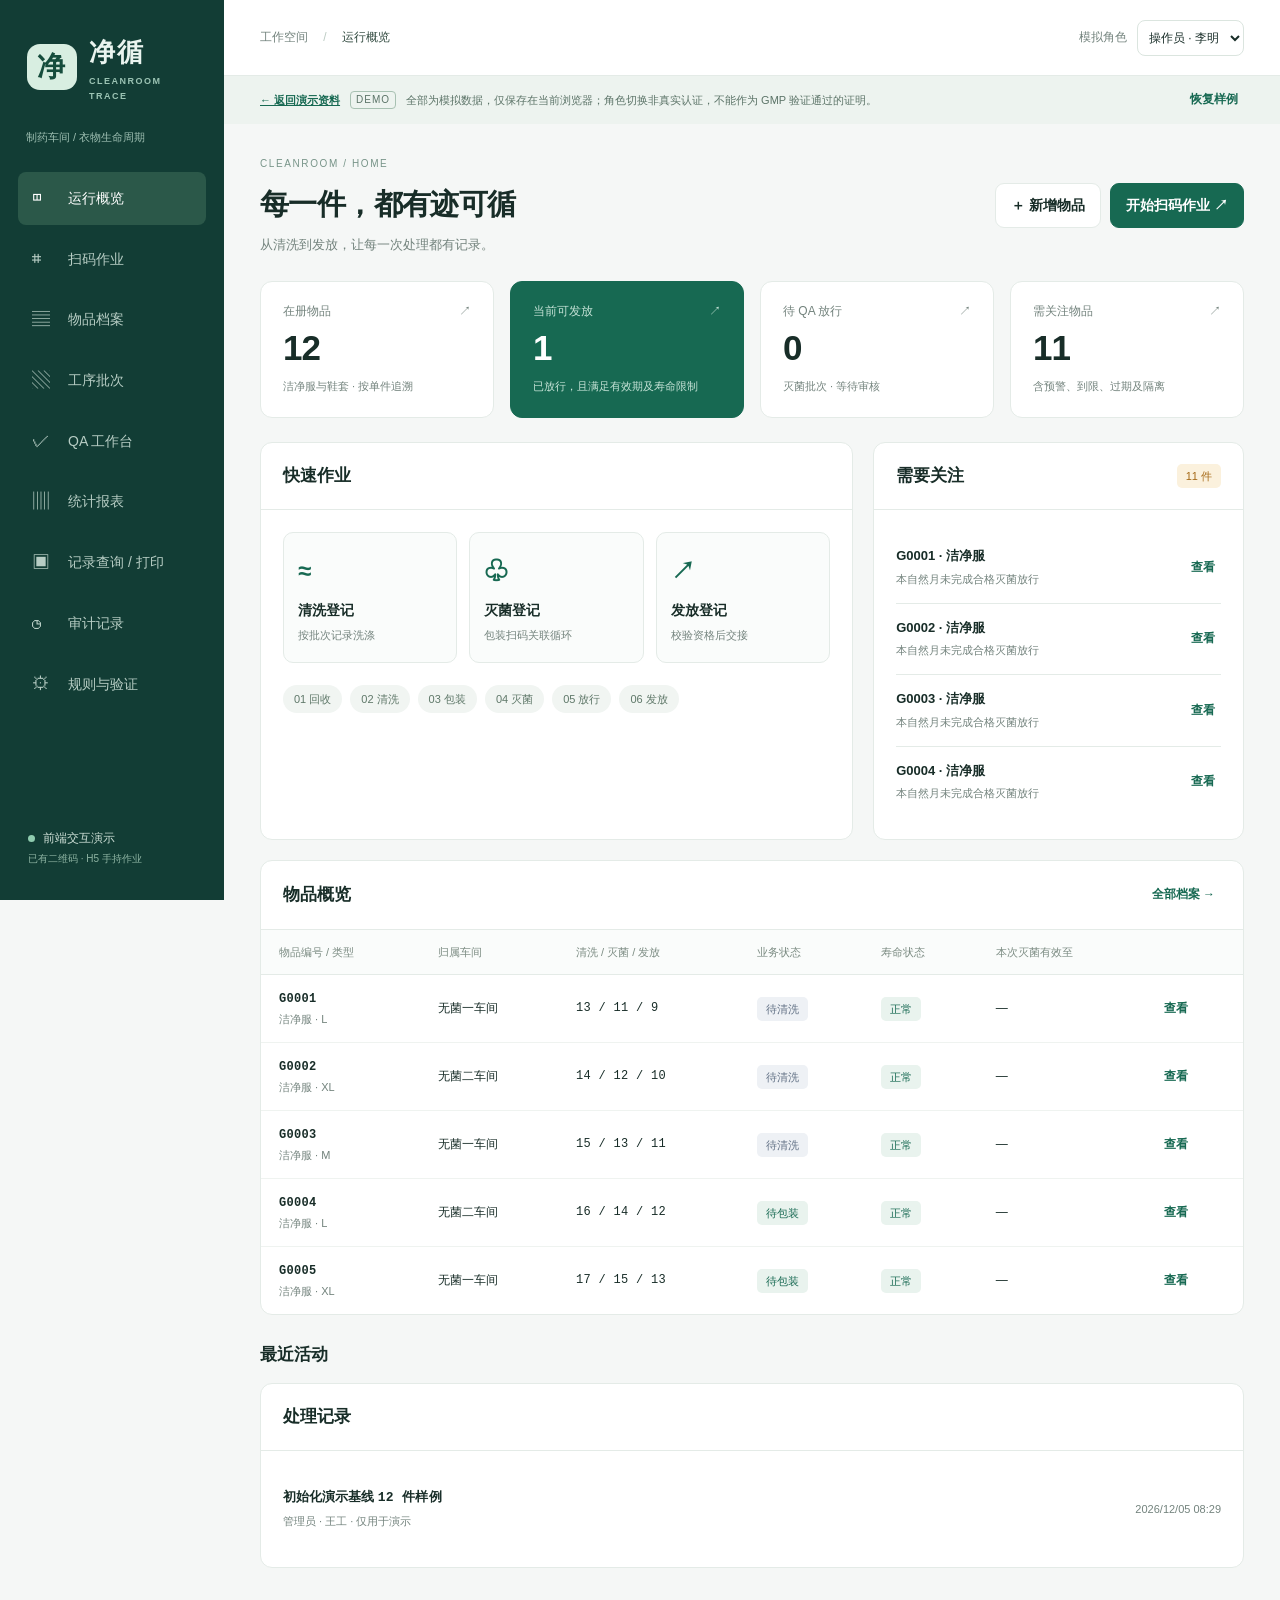
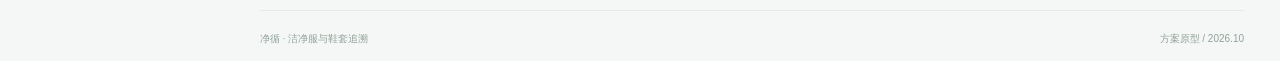
<file: demo.html>
<!doctype html>
<html lang="zh-CN"><head><meta charset="UTF-8"><meta name="viewport" content="width=device-width,initial-scale=1"><meta name="robots" content="noindex,nofollow"><meta name="referrer" content="no-referrer"><meta name="theme-color" content="#123d35"><title>净循 · 洁净服追溯演示</title><link rel="stylesheet" href="style.css?v=20261019-preview"><script defer src="domain.js?v=20261019-preview"></script><script defer src="app.js?v=20261019-preview"></script><script defer src="records-ui.js?v=20261019-preview"></script></head>
<body><div class="layout"><aside class="sidebar"><div class="brand"><span class="brand-icon">净</span><div>净循 <small>CLEANROOM TRACE</small></div></div><div class="workspace">制药车间 / 衣物生命周期</div><nav id="nav" aria-label="主导航"></nav><div class="sidebar-foot"><span class="live-dot"></span>前端交互演示<br><small>已有二维码 · H5 手持作业</small></div></aside><div class="shell"><header><div class="crumb">工作空间 <span>/</span> <b id="crumb">运行概览</b></div><label class="role-label">模拟角色 <select id="role"><option value="op">操作员 · 李明</option><option value="qa">QA · 陈洁</option><option value="admin">管理员 · 王工</option></select></label></header><div class="demo-banner"><a href="index.html" style="font-weight:600;white-space:nowrap">← 返回演示资料</a><span>DEMO</span> 全部为模拟数据，仅保存在当前浏览器；角色切换非真实认证，不能作为 GMP 验证通过的证明。<button id="reset" class="text-btn">恢复样例</button></div><main id="main"></main><footer>净循 · 洁净服与鞋套追溯 <span>方案原型 / 2026.10</span></footer></div></div><div id="toast" role="status" aria-live="polite"></div><dialog id="dialog"><div class="dialog-head"><h2 id="dialog-title"></h2><button id="close-dialog" class="icon-btn" aria-label="关闭">×</button></div><div id="dialog-body"></div></dialog><div id="print-root" aria-hidden="true"></div></body></html>
</file>
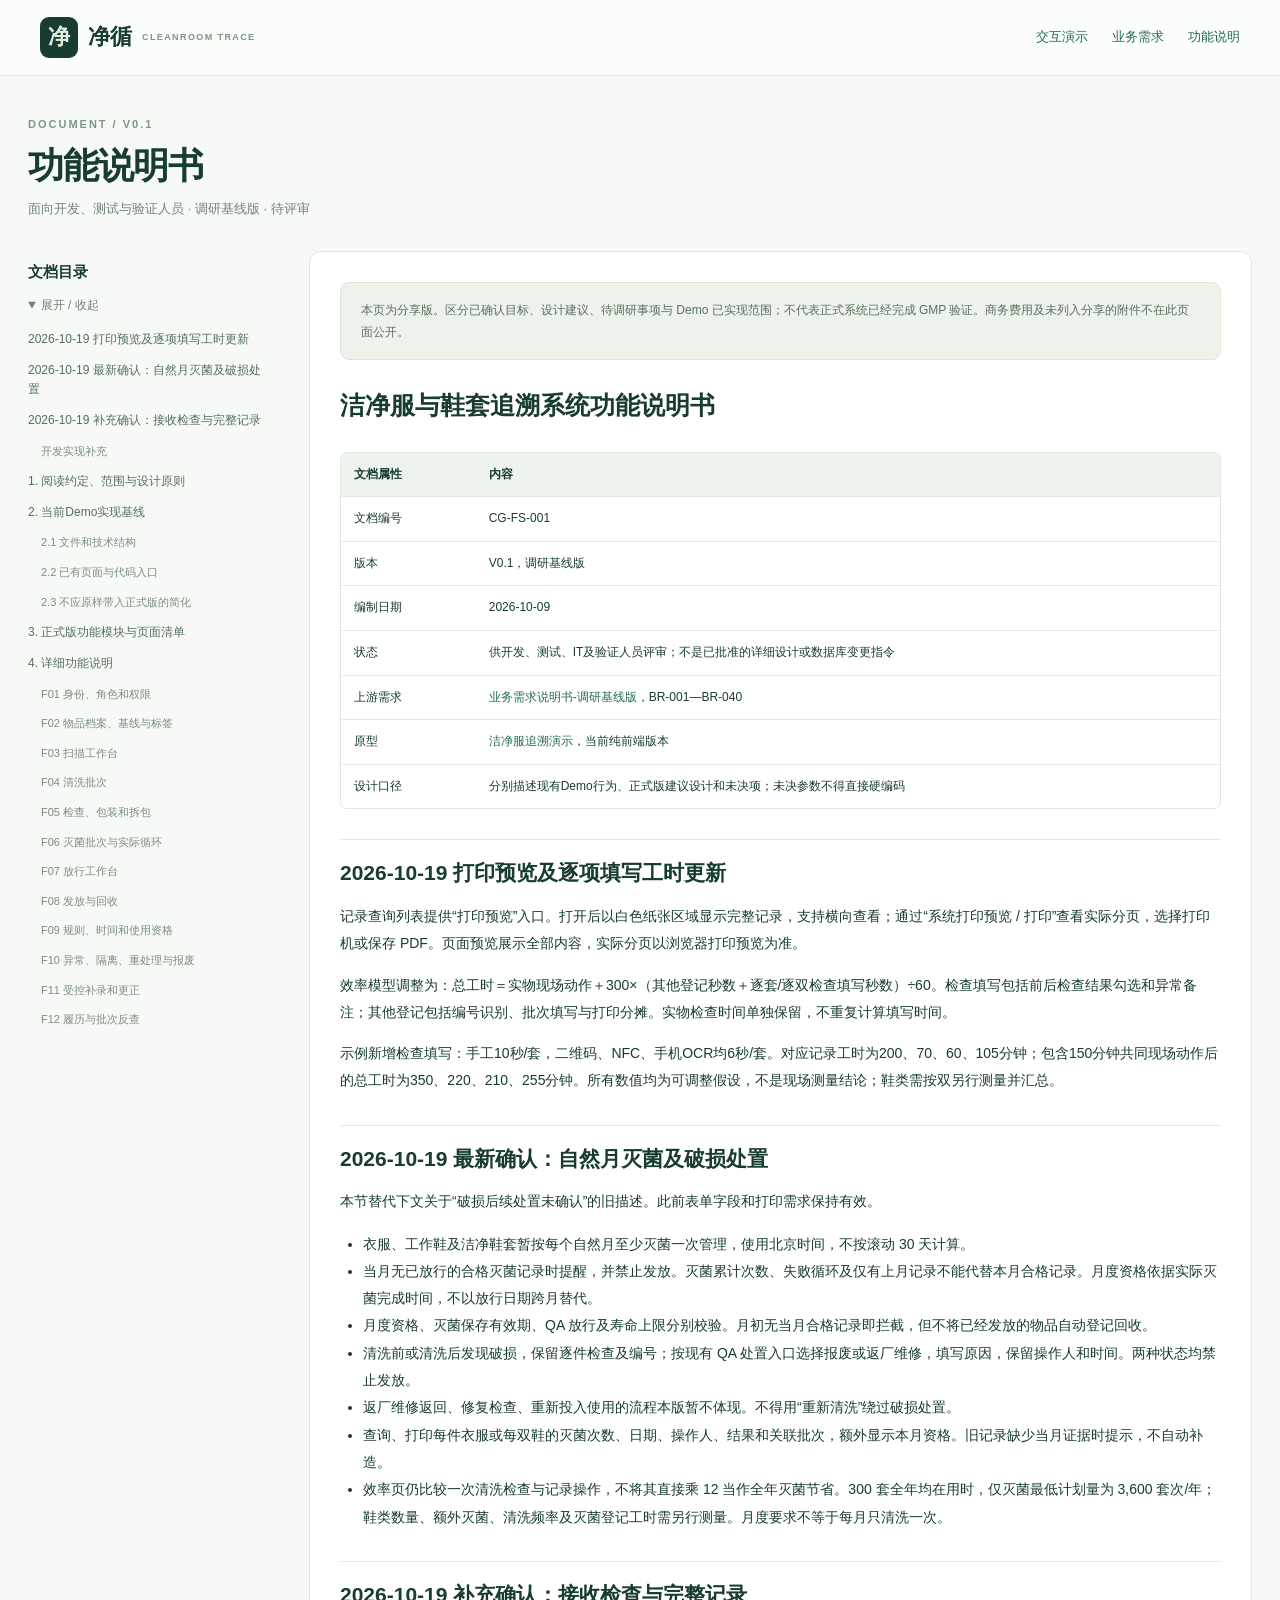
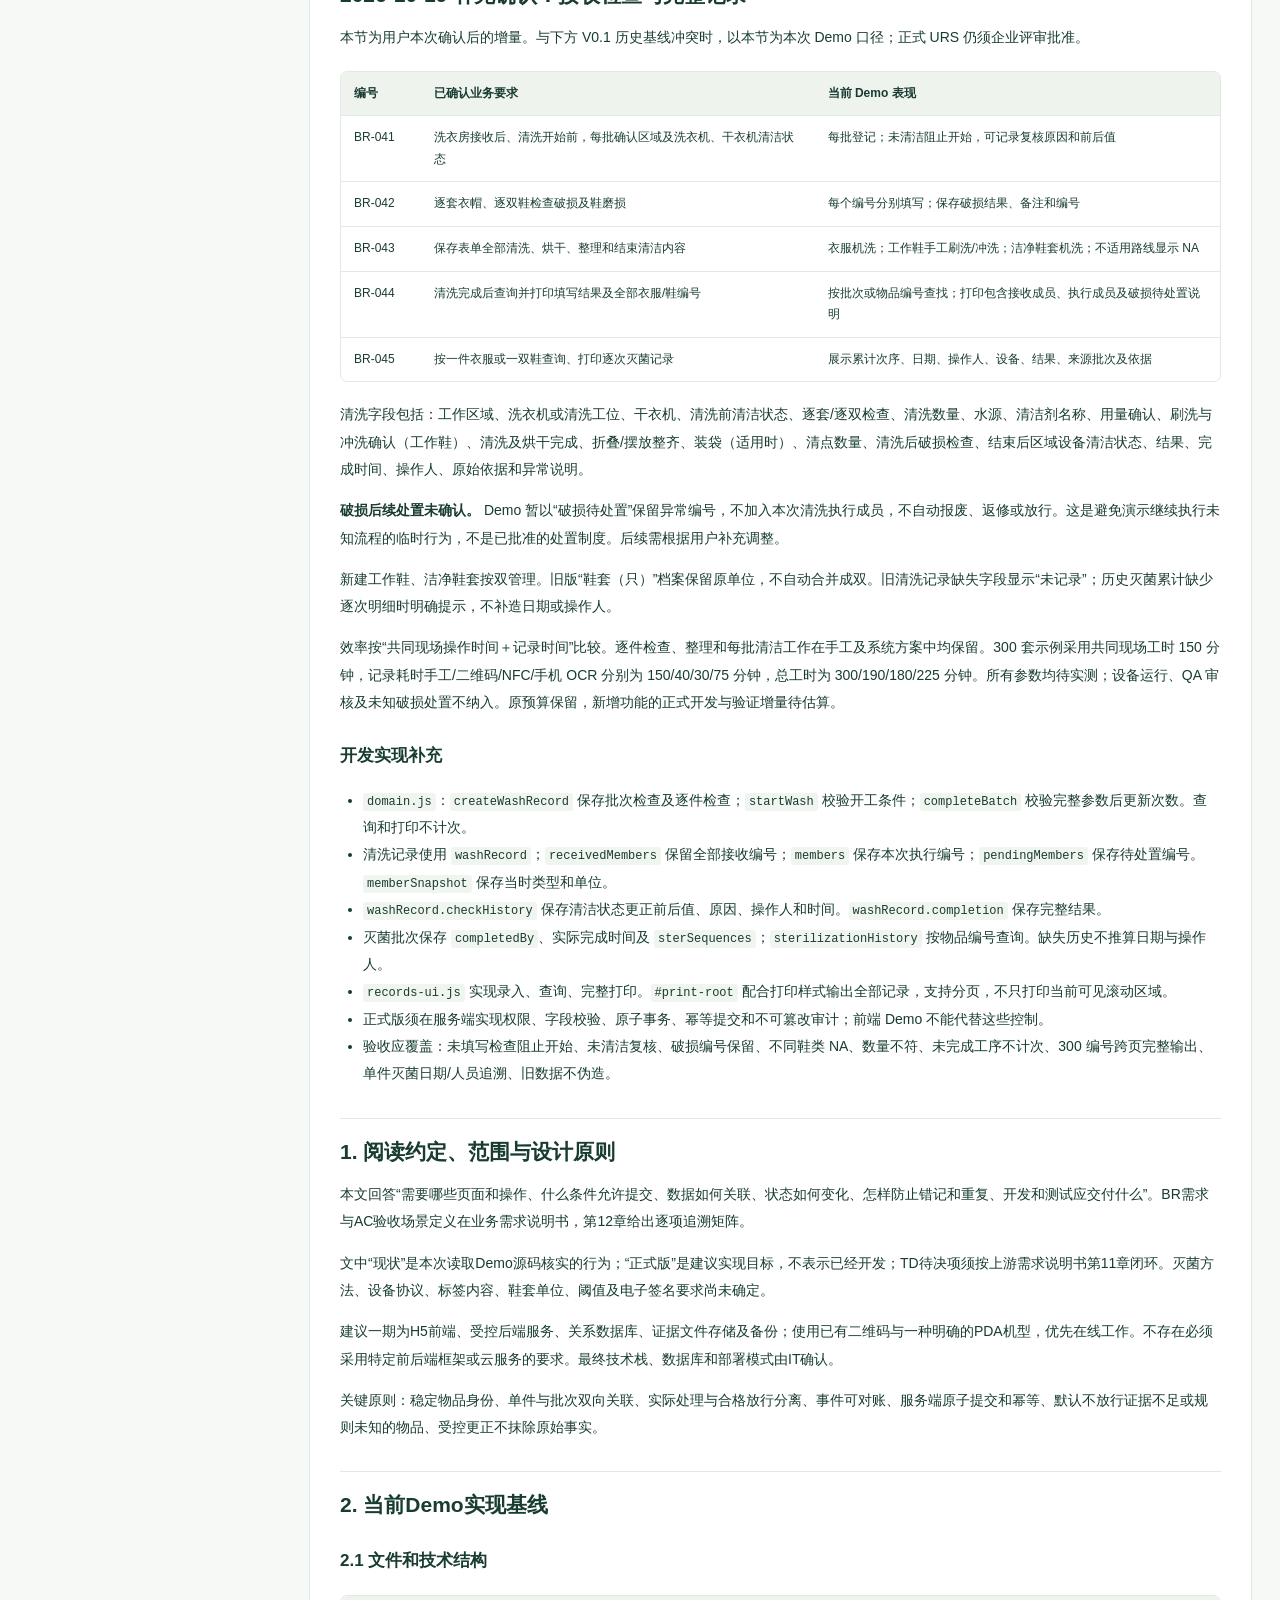
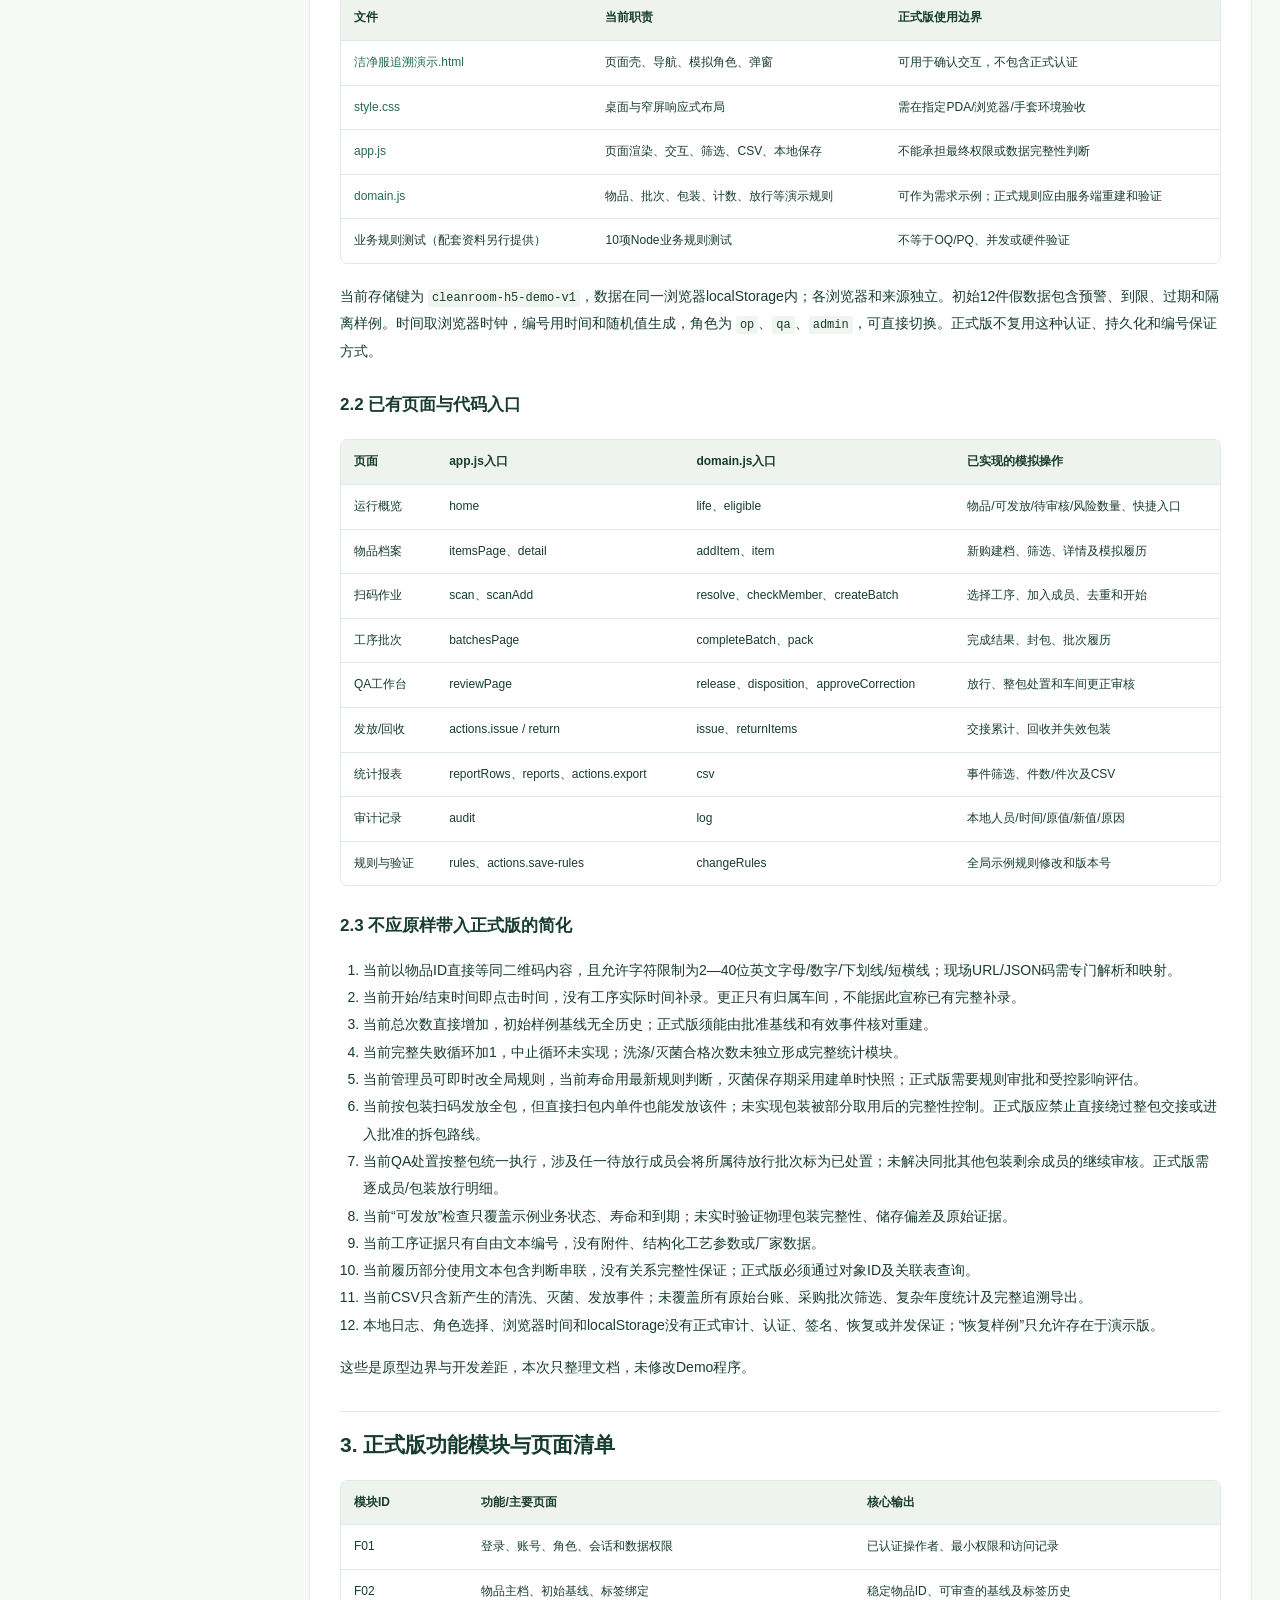
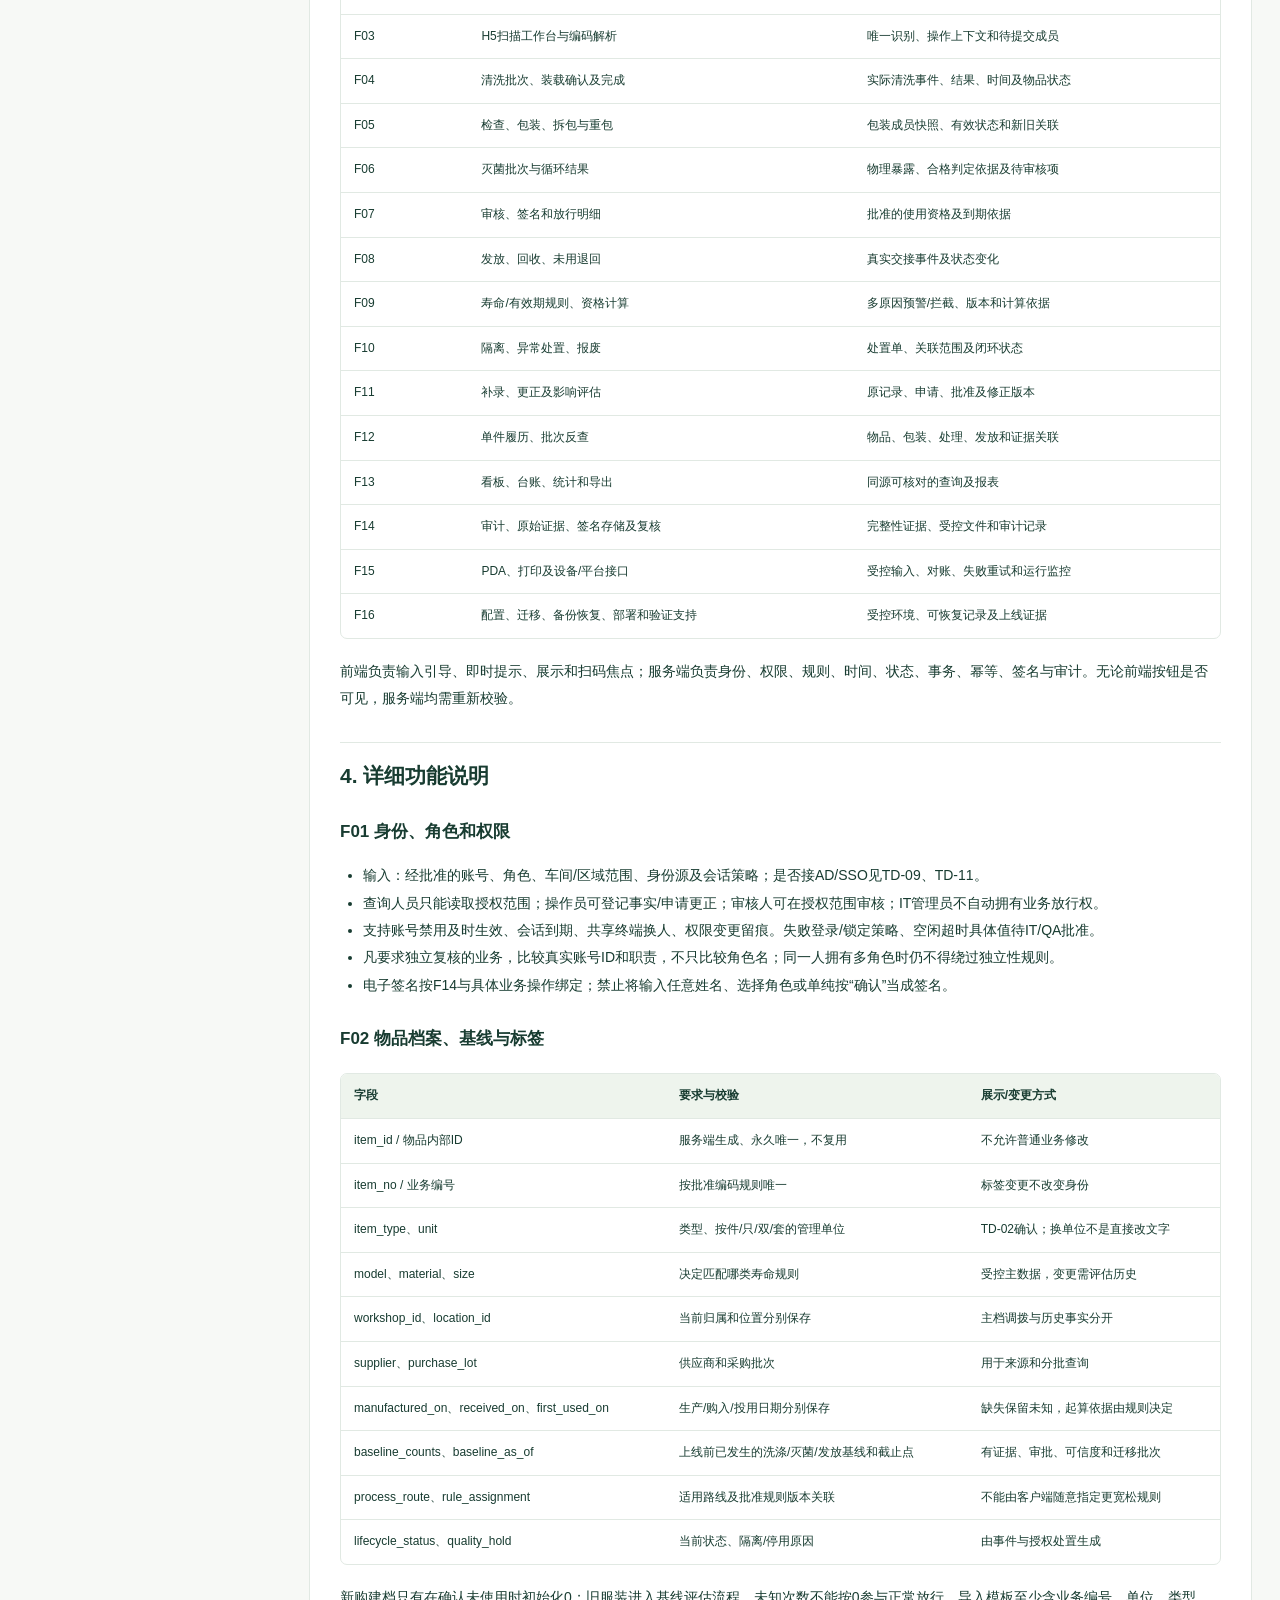
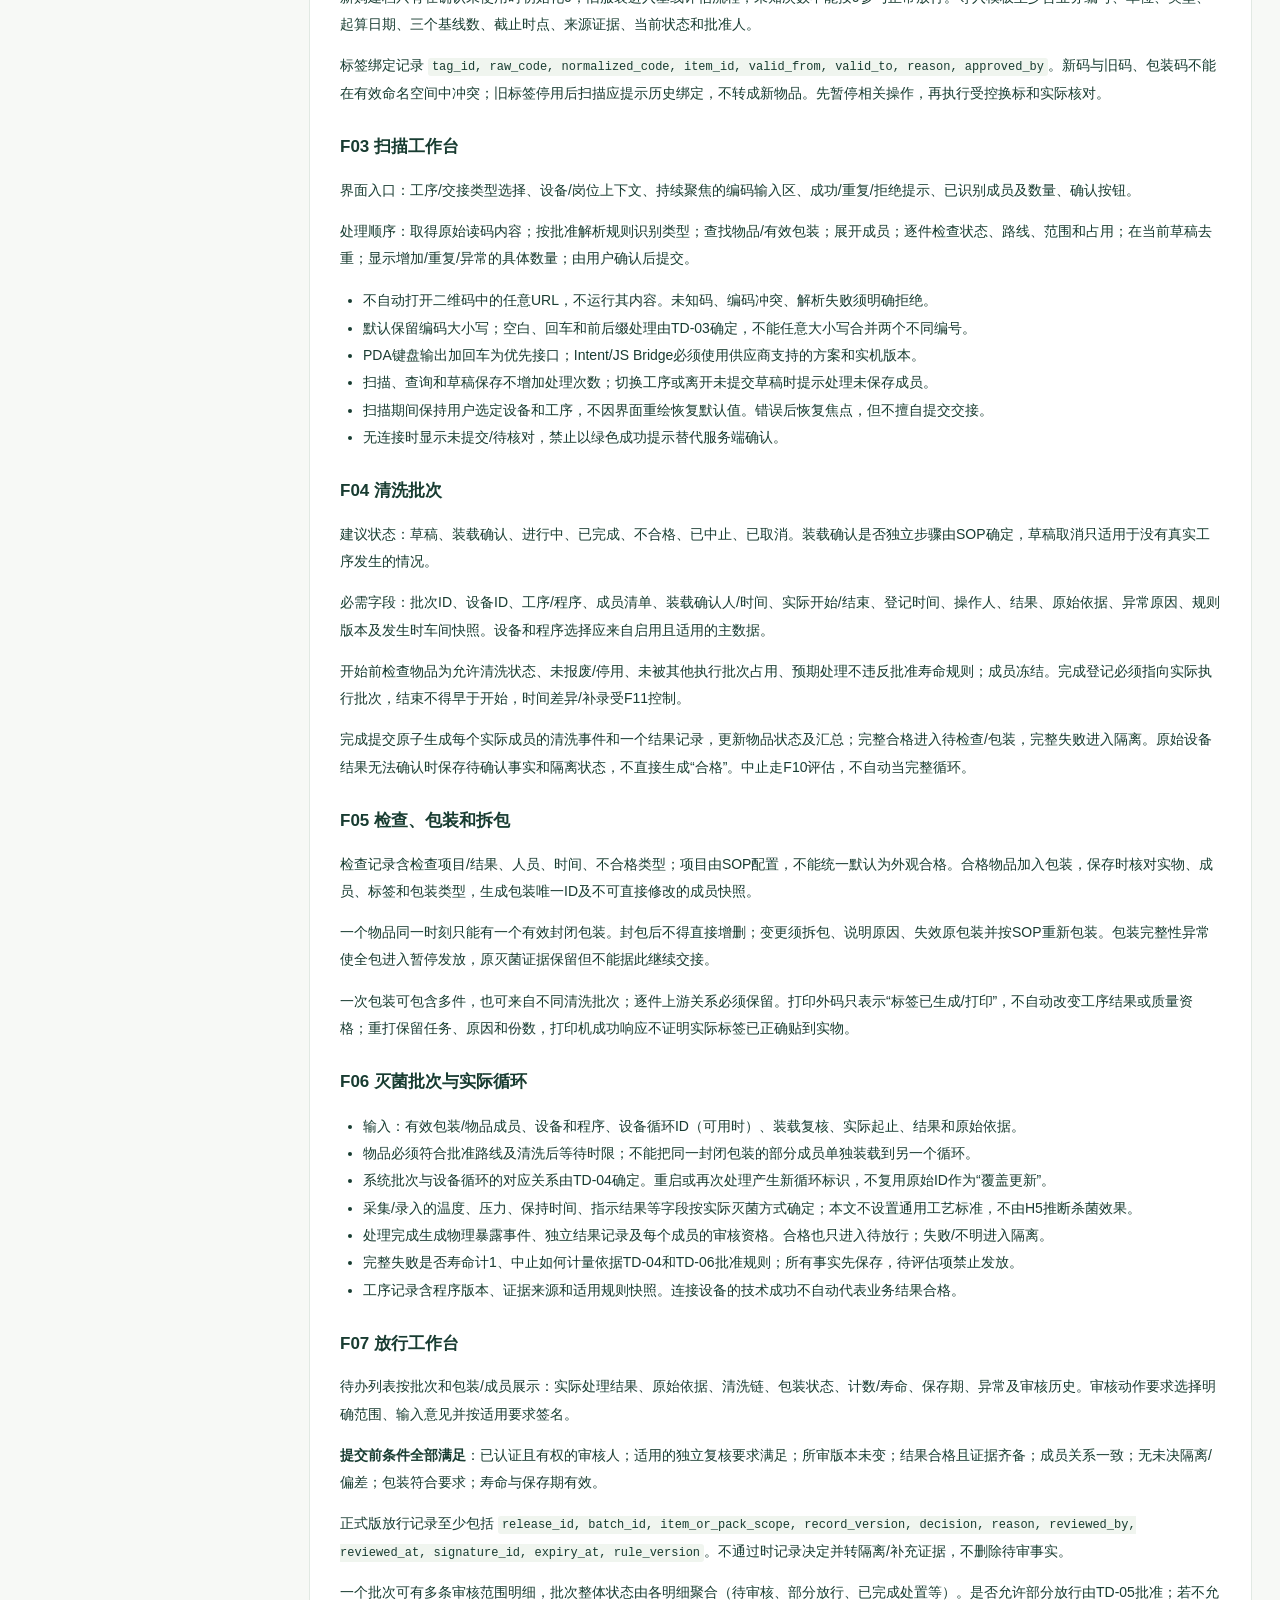
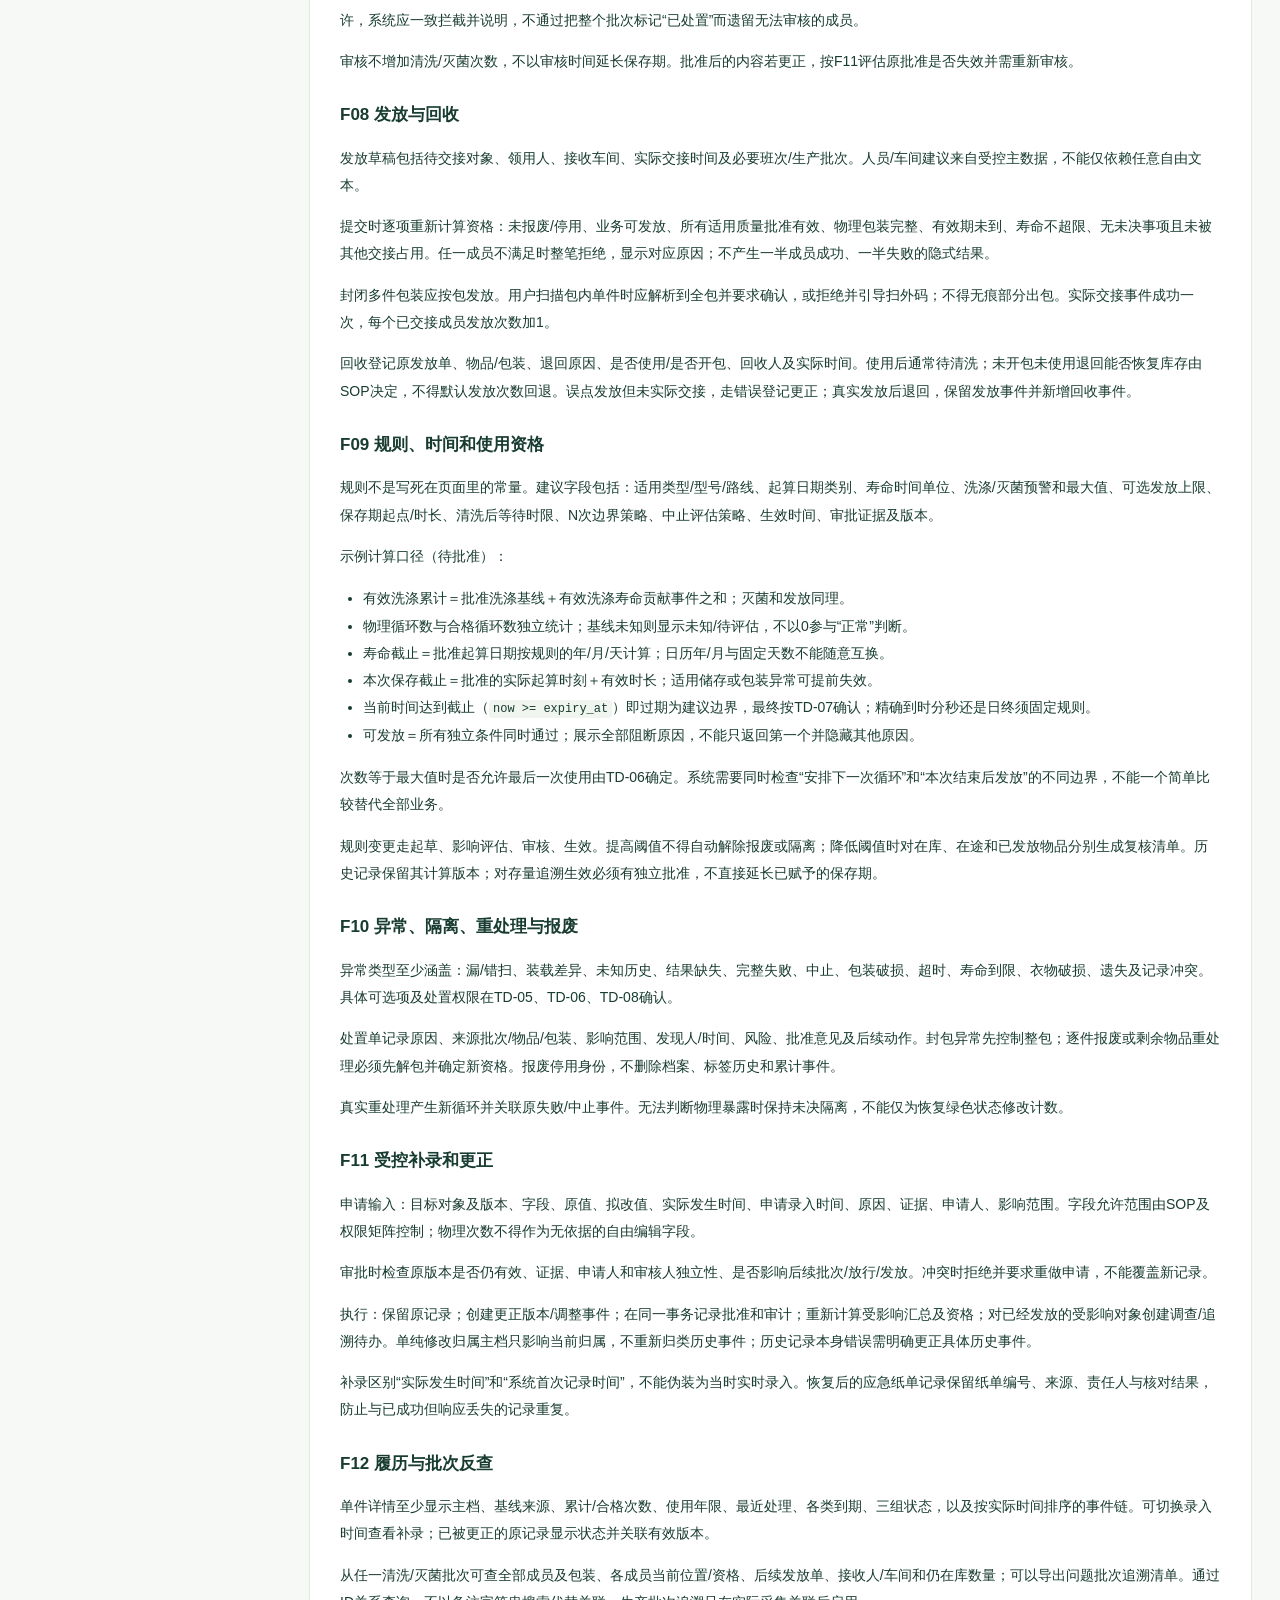
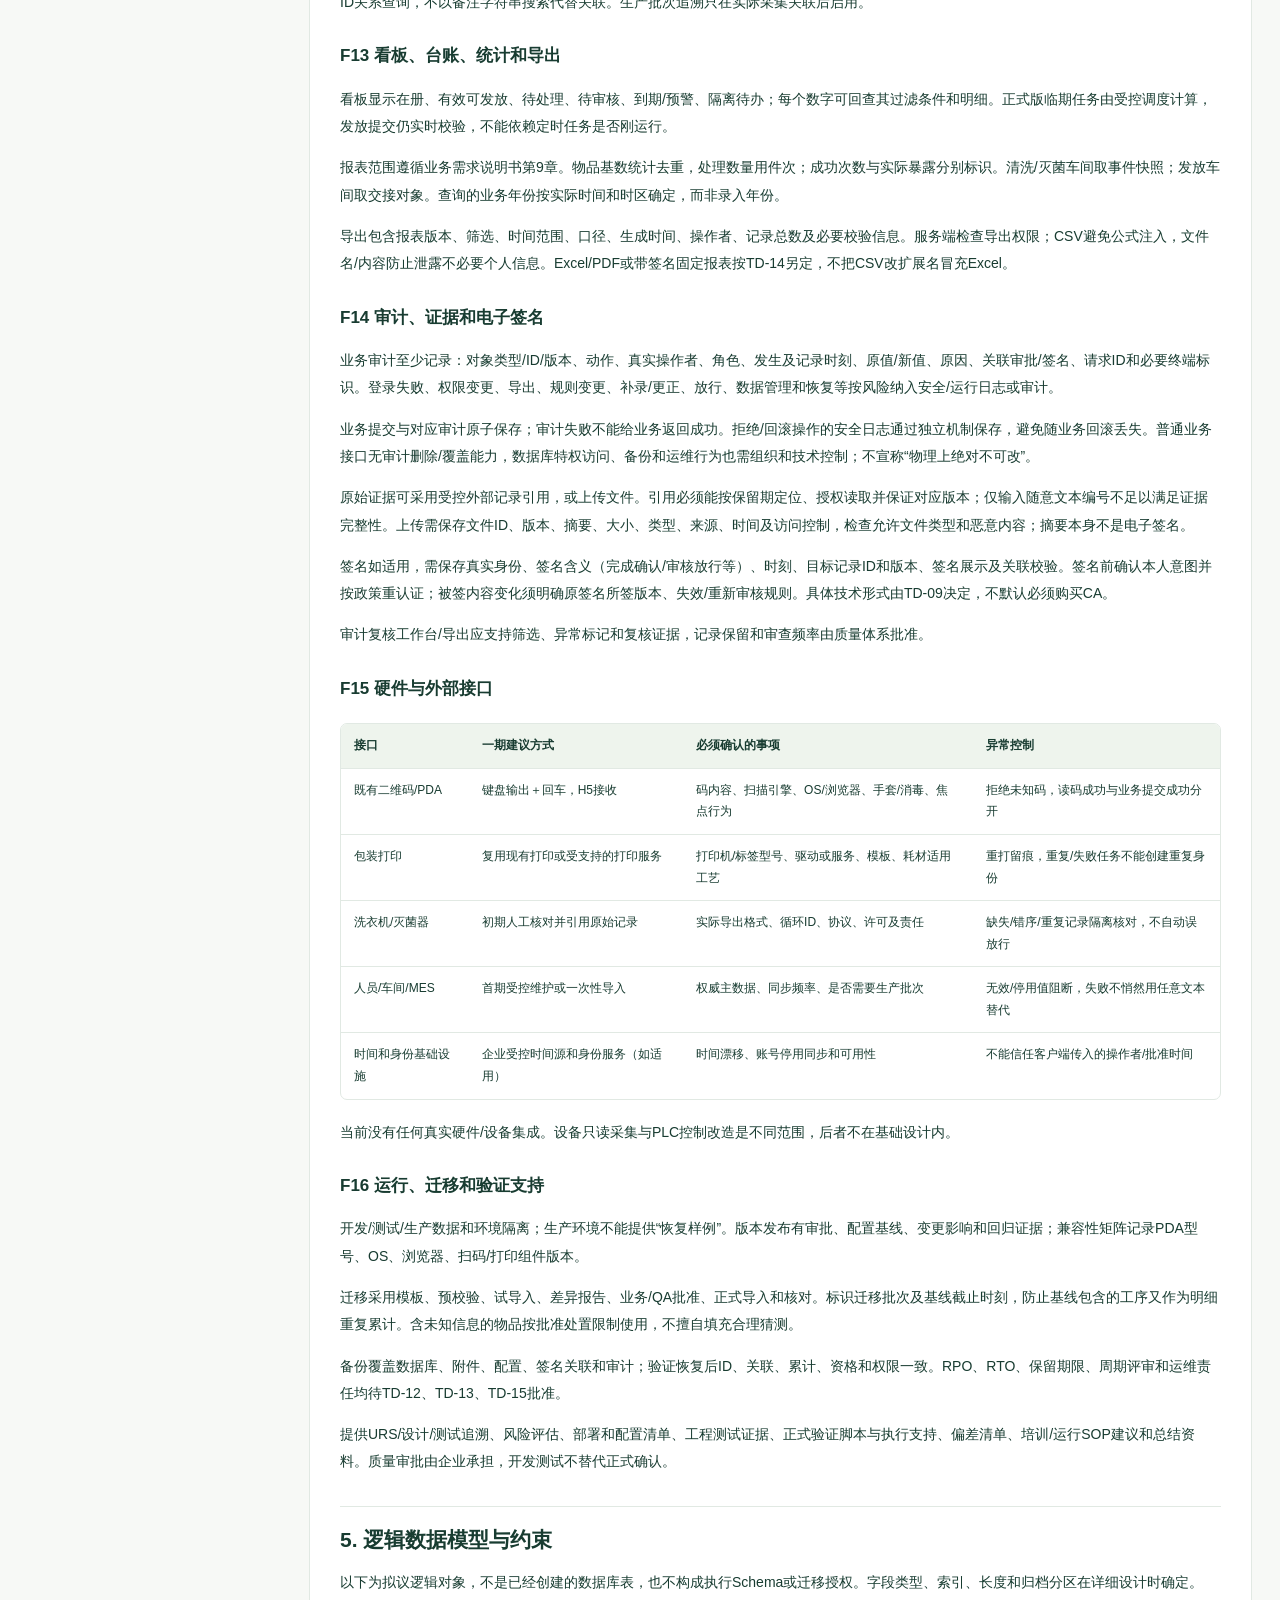
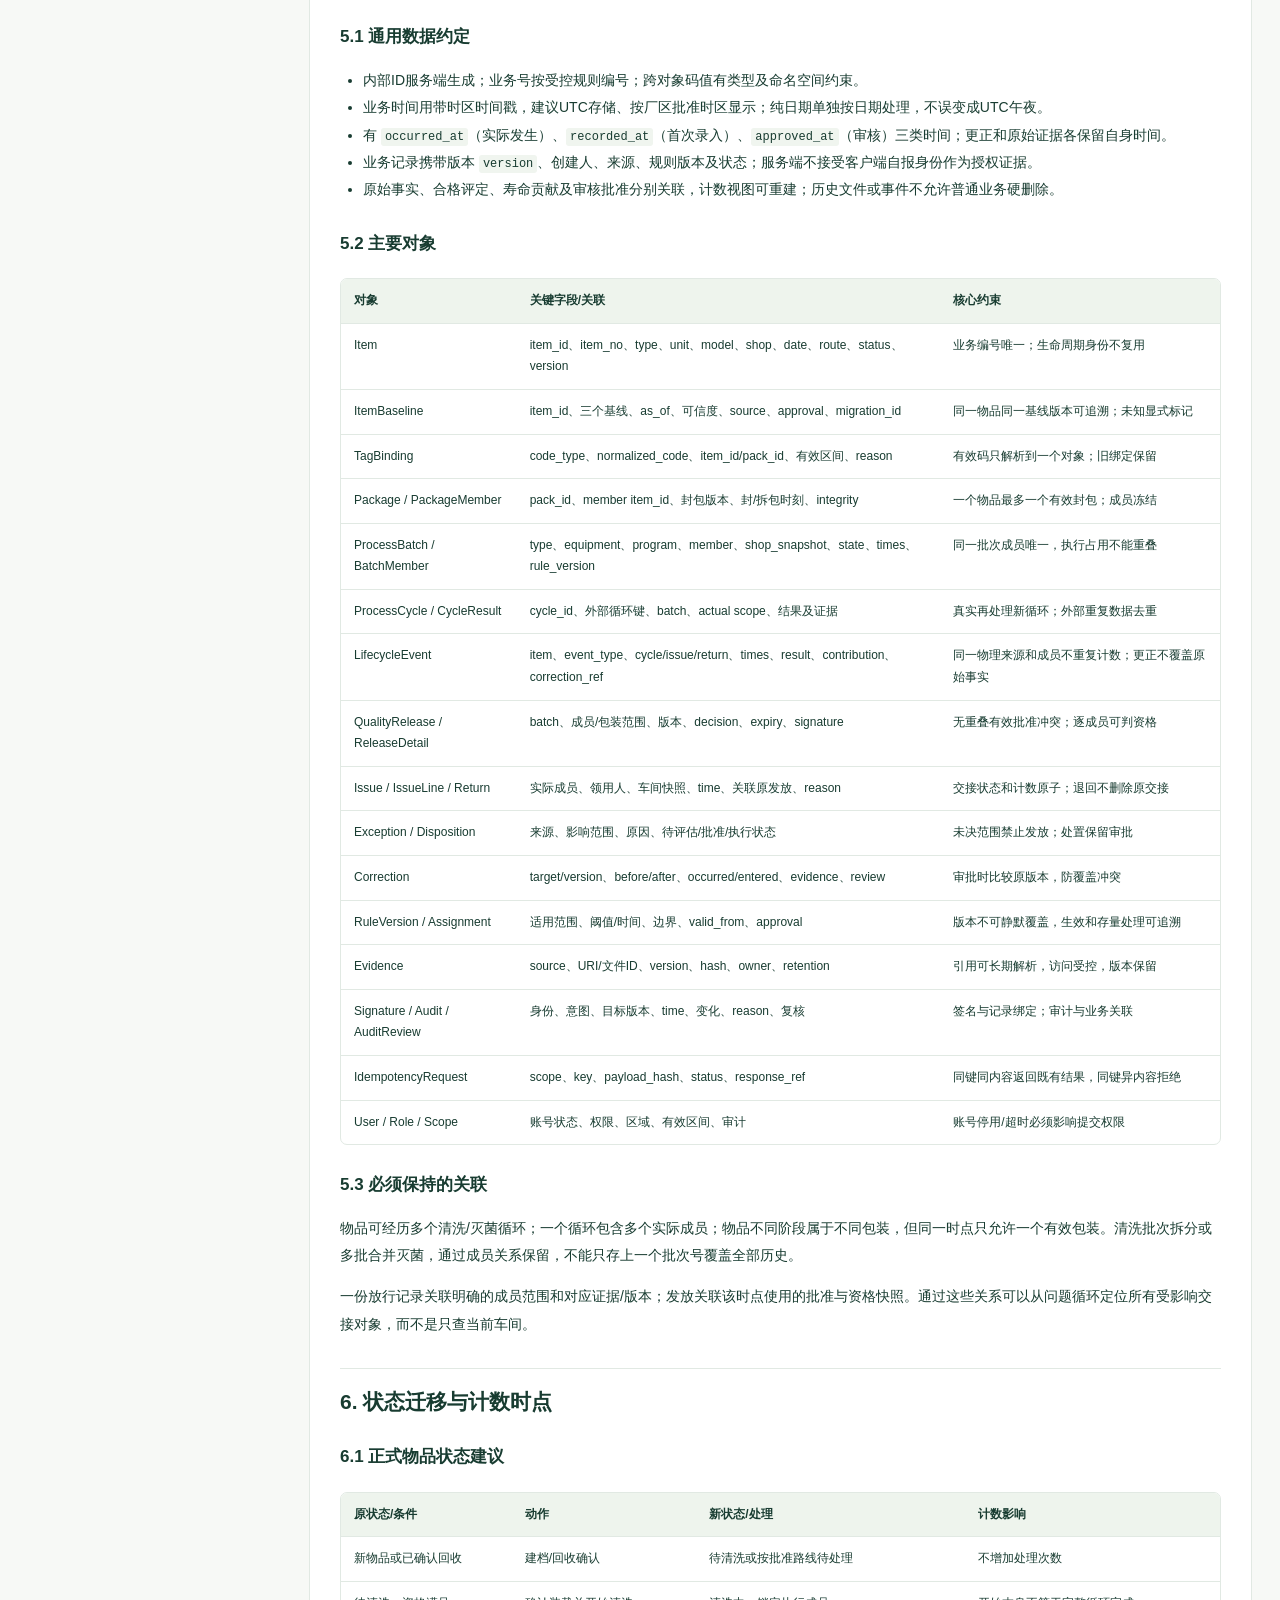
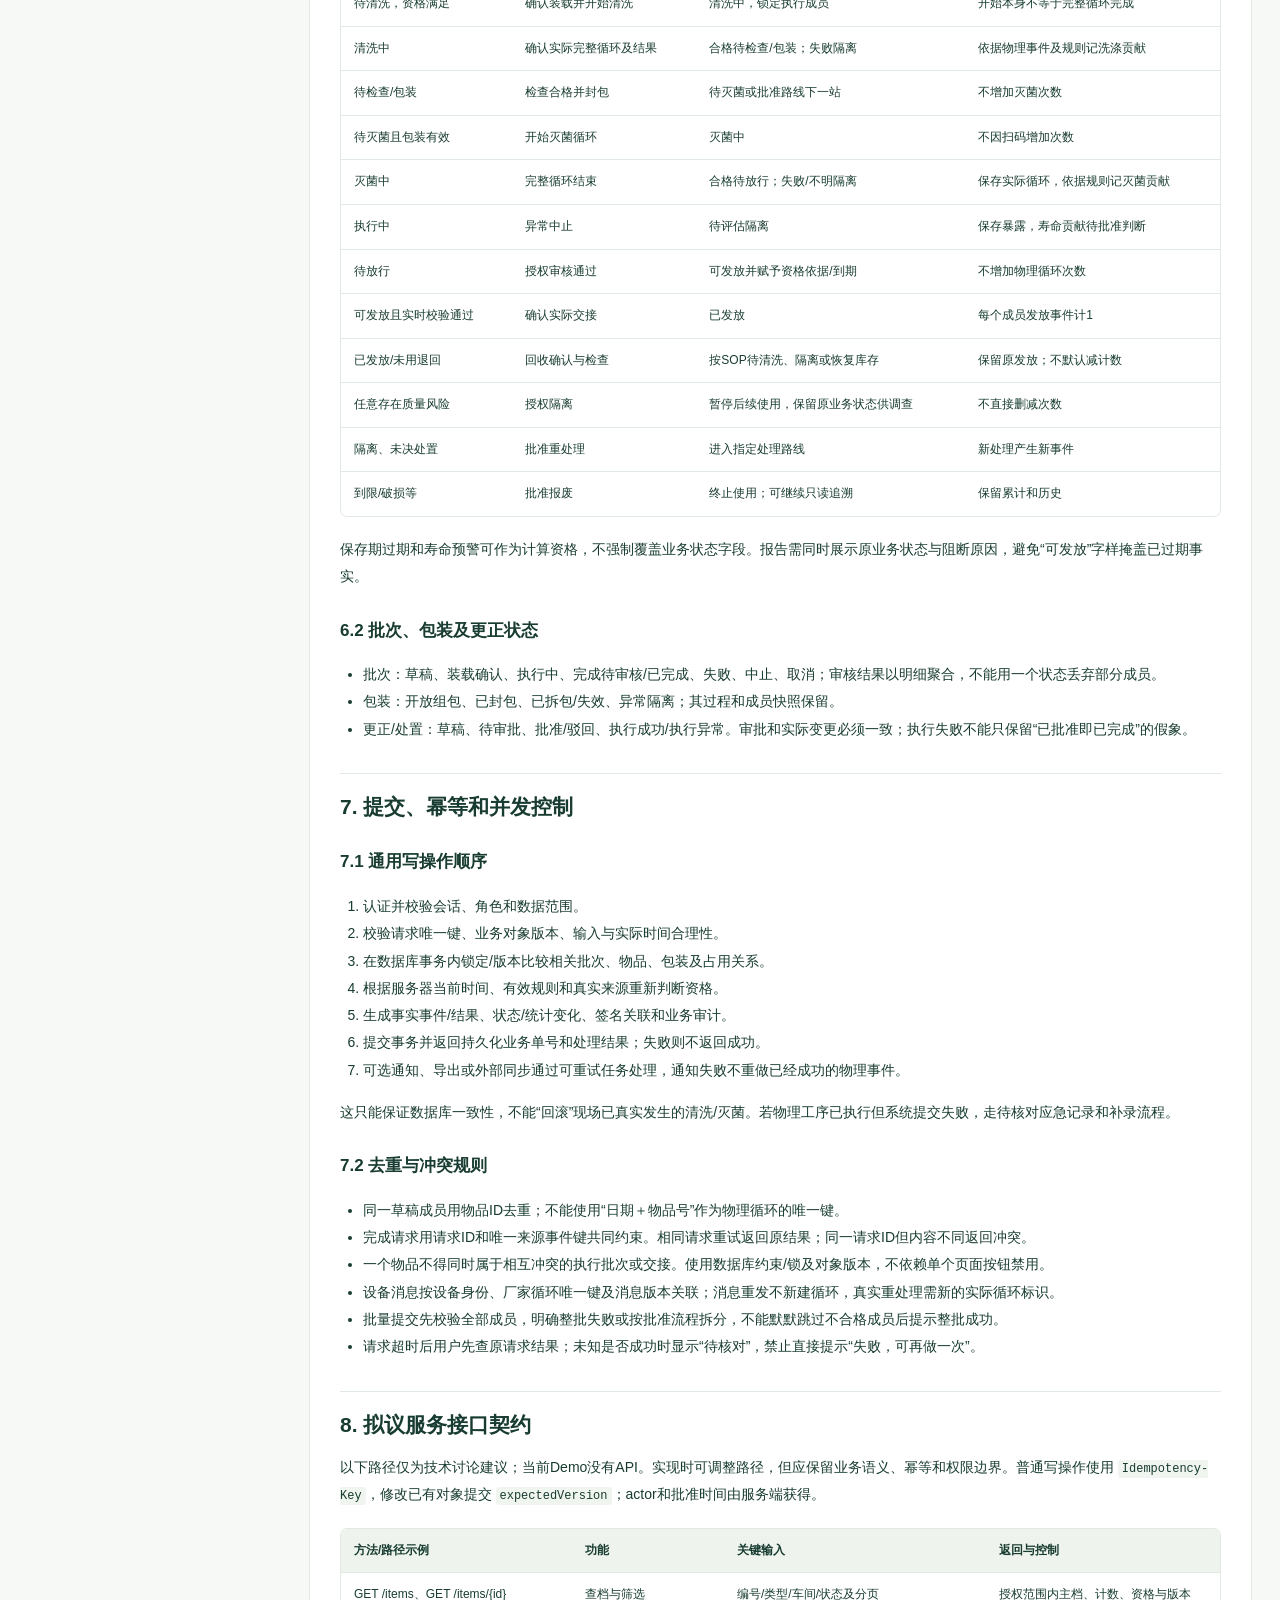
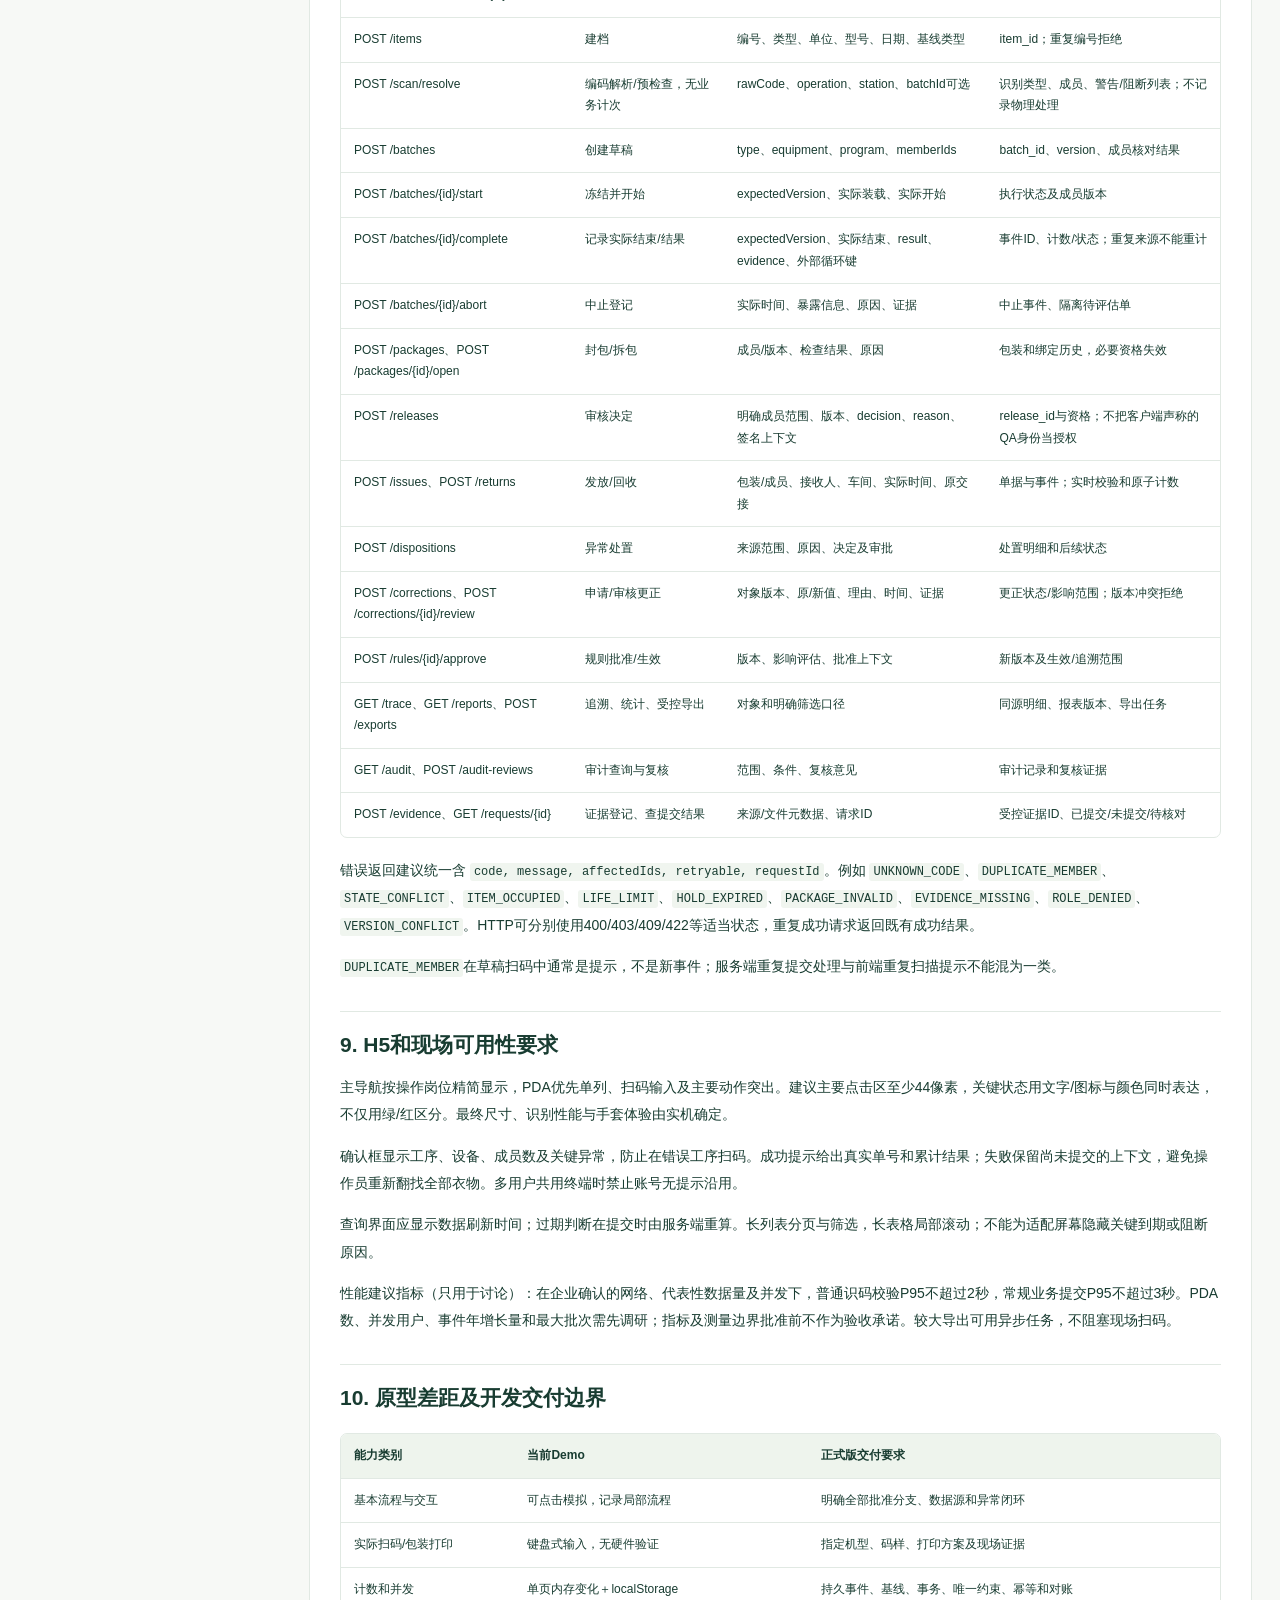
<file: functional.html>
<!doctype html><html lang="zh-CN"><head><meta charset="utf-8"><meta name="viewport" content="width=device-width,initial-scale=1"><meta name="robots" content="noindex,nofollow"><meta name="referrer" content="no-referrer"><meta name="theme-color" content="#123d35"><title>功能说明书 · 净循</title><link rel="stylesheet" href="share.css"></head><body><header class="top"><a class="logo" href="index.html"><span>净</span>净循 <small>CLEANROOM TRACE</small></a><nav aria-label="站点导航"><a href="demo.html">交互演示</a><a href="business.html">业务需求</a><a href="functional.html">功能说明</a></nav></header><div class="doc-title"><div class="eyebrow">DOCUMENT / V0.1</div><h1>功能说明书</h1><p>面向开发、测试与验证人员 · 调研基线版 · 待评审</p></div><div class="doc-layout"><aside class="toc"><h2>文档目录</h2><details open><summary>展开 / 收起</summary><a class="level-2" href="#section-1">2026-10-19 打印预览及逐项填写工时更新</a><a class="level-2" href="#section-2">2026-10-19 最新确认：自然月灭菌及破损处置</a><a class="level-2" href="#section-3">2026-10-19 补充确认：接收检查与完整记录</a><a class="level-3" href="#section-4">开发实现补充</a><a class="level-2" href="#section-5">1. 阅读约定、范围与设计原则</a><a class="level-2" href="#section-6">2. 当前Demo实现基线</a><a class="level-3" href="#section-7">2.1 文件和技术结构</a><a class="level-3" href="#section-8">2.2 已有页面与代码入口</a><a class="level-3" href="#section-9">2.3 不应原样带入正式版的简化</a><a class="level-2" href="#section-10">3. 正式版功能模块与页面清单</a><a class="level-2" href="#section-11">4. 详细功能说明</a><a class="level-3" href="#section-12">F01 身份、角色和权限</a><a class="level-3" href="#section-13">F02 物品档案、基线与标签</a><a class="level-3" href="#section-14">F03 扫描工作台</a><a class="level-3" href="#section-15">F04 清洗批次</a><a class="level-3" href="#section-16">F05 检查、包装和拆包</a><a class="level-3" href="#section-17">F06 灭菌批次与实际循环</a><a class="level-3" href="#section-18">F07 放行工作台</a><a class="level-3" href="#section-19">F08 发放与回收</a><a class="level-3" href="#section-20">F09 规则、时间和使用资格</a><a class="level-3" href="#section-21">F10 异常、隔离、重处理与报废</a><a class="level-3" href="#section-22">F11 受控补录和更正</a><a class="level-3" href="#section-23">F12 履历与批次反查</a><a class="level-3" href="#section-24">F13 看板、台账、统计和导出</a><a class="level-3" href="#section-25">F14 审计、证据和电子签名</a><a class="level-3" href="#section-26">F15 硬件与外部接口</a><a class="level-3" href="#section-27">F16 运行、迁移和验证支持</a><a class="level-2" href="#section-28">5. 逻辑数据模型与约束</a><a class="level-3" href="#section-29">5.1 通用数据约定</a><a class="level-3" href="#section-30">5.2 主要对象</a><a class="level-3" href="#section-31">5.3 必须保持的关联</a><a class="level-2" href="#section-32">6. 状态迁移与计数时点</a><a class="level-3" href="#section-33">6.1 正式物品状态建议</a><a class="level-3" href="#section-34">6.2 批次、包装及更正状态</a><a class="level-2" href="#section-35">7. 提交、幂等和并发控制</a><a class="level-3" href="#section-36">7.1 通用写操作顺序</a><a class="level-3" href="#section-37">7.2 去重与冲突规则</a><a class="level-2" href="#section-38">8. 拟议服务接口契约</a><a class="level-2" href="#section-39">9. H5和现场可用性要求</a><a class="level-2" href="#section-40">10. 原型差距及开发交付边界</a><a class="level-2" href="#section-41">11. 建议测试与验证分层</a><a class="level-2" href="#section-42">12. 业务需求—功能—验收追溯矩阵</a><a class="level-2" href="#section-43">13. 待调研后必须冻结的技术输入</a><a class="level-2" href="#section-44">14. 版本与变更记录</a><a class="level-2" href="#section-45">15. 相关资料</a></details><a class="back-top" href="#top">↑ 回到顶部</a></aside><main id="top" class="document"><div class="notice">本页为分享版。区分已确认目标、设计建议、待调研事项与 Demo 已实现范围；不代表正式系统已经完成 GMP 验证。商务费用及未列入分享的附件不在此页面公开。</div><h1>洁净服与鞋套追溯系统功能说明书</h1>
<div class="table-scroll"><table>
<thead>
<tr>
<th>文档属性</th>
<th>内容</th>
</tr>
</thead>
<tbody><tr>
<td>文档编号</td>
<td>CG-FS-001</td>
</tr>
<tr>
<td>版本</td>
<td>V0.1，调研基线版</td>
</tr>
<tr>
<td>编制日期</td>
<td>2026-10-09</td>
</tr>
<tr>
<td>状态</td>
<td>供开发、测试、IT及验证人员评审；不是已批准的详细设计或数据库变更指令</td>
</tr>
<tr>
<td>上游需求</td>
<td><a href="business.html">业务需求说明书-调研基线版</a>，BR-001—BR-040</td>
</tr>
<tr>
<td>原型</td>
<td><a href="demo.html">洁净服追溯演示</a>，当前纯前端版本</td>
</tr>
<tr>
<td>设计口径</td>
<td>分别描述现有Demo行为、正式版建议设计和未决项；未决参数不得直接硬编码</td>
</tr>
</tbody></table></div>
<h2 id="section-1">2026-10-19 打印预览及逐项填写工时更新</h2>
<p>记录查询列表提供“打印预览”入口。打开后以白色纸张区域显示完整记录，支持横向查看；通过“系统打印预览 / 打印”查看实际分页，选择打印机或保存 PDF。页面预览展示全部内容，实际分页以浏览器打印预览为准。</p>
<p>效率模型调整为：总工时＝实物现场动作＋300×（其他登记秒数＋逐套/逐双检查填写秒数）÷60。检查填写包括前后检查结果勾选和异常备注；其他登记包括编号识别、批次填写与打印分摊。实物检查时间单独保留，不重复计算填写时间。</p>
<p>示例新增检查填写：手工10秒/套，二维码、NFC、手机OCR均6秒/套。对应记录工时为200、70、60、105分钟；包含150分钟共同现场动作后的总工时为350、220、210、255分钟。所有数值均为可调整假设，不是现场测量结论；鞋类需按双另行测量并汇总。</p>
<h2 id="section-2">2026-10-19 最新确认：自然月灭菌及破损处置</h2>
<p>本节替代下文关于“破损后续处置未确认”的旧描述。此前表单字段和打印需求保持有效。</p>
<ul>
<li>衣服、工作鞋及洁净鞋套暂按每个自然月至少灭菌一次管理，使用北京时间，不按滚动 30 天计算。</li>
<li>当月无已放行的合格灭菌记录时提醒，并禁止发放。灭菌累计次数、失败循环及仅有上月记录不能代替本月合格记录。月度资格依据实际灭菌完成时间，不以放行日期跨月替代。</li>
<li>月度资格、灭菌保存有效期、QA 放行及寿命上限分别校验。月初无当月合格记录即拦截，但不将已经发放的物品自动登记回收。</li>
<li>清洗前或清洗后发现破损，保留逐件检查及编号；按现有 QA 处置入口选择报废或返厂维修，填写原因，保留操作人和时间。两种状态均禁止发放。</li>
<li>返厂维修返回、修复检查、重新投入使用的流程本版暂不体现。不得用“重新清洗”绕过破损处置。</li>
<li>查询、打印每件衣服或每双鞋的灭菌次数、日期、操作人、结果和关联批次，额外显示本月资格。旧记录缺少当月证据时提示，不自动补造。</li>
<li>效率页仍比较一次清洗检查与记录操作，不将其直接乘 12 当作全年灭菌节省。300 套全年均在用时，仅灭菌最低计划量为 3,600 套次/年；鞋类数量、额外灭菌、清洗频率及灭菌登记工时需另行测量。月度要求不等于每月只清洗一次。</li>
</ul>
<h2 id="section-3">2026-10-19 补充确认：接收检查与完整记录</h2>
<p>本节为用户本次确认后的增量。与下方 V0.1 历史基线冲突时，以本节为本次 Demo 口径；正式 URS 仍须企业评审批准。</p>
<div class="table-scroll"><table>
<thead>
<tr>
<th>编号</th>
<th>已确认业务要求</th>
<th>当前 Demo 表现</th>
</tr>
</thead>
<tbody><tr>
<td>BR-041</td>
<td>洗衣房接收后、清洗开始前，每批确认区域及洗衣机、干衣机清洁状态</td>
<td>每批登记；未清洁阻止开始，可记录复核原因和前后值</td>
</tr>
<tr>
<td>BR-042</td>
<td>逐套衣帽、逐双鞋检查破损及鞋磨损</td>
<td>每个编号分别填写；保存破损结果、备注和编号</td>
</tr>
<tr>
<td>BR-043</td>
<td>保存表单全部清洗、烘干、整理和结束清洁内容</td>
<td>衣服机洗；工作鞋手工刷洗/冲洗；洁净鞋套机洗；不适用路线显示 NA</td>
</tr>
<tr>
<td>BR-044</td>
<td>清洗完成后查询并打印填写结果及全部衣服/鞋编号</td>
<td>按批次或物品编号查找；打印包含接收成员、执行成员及破损待处置说明</td>
</tr>
<tr>
<td>BR-045</td>
<td>按一件衣服或一双鞋查询、打印逐次灭菌记录</td>
<td>展示累计次序、日期、操作人、设备、结果、来源批次及依据</td>
</tr>
</tbody></table></div>
<p>清洗字段包括：工作区域、洗衣机或清洗工位、干衣机、清洗前清洁状态、逐套/逐双检查、清洗数量、水源、清洁剂名称、用量确认、刷洗与冲洗确认（工作鞋）、清洗及烘干完成、折叠/摆放整齐、装袋（适用时）、清点数量、清洗后破损检查、结束后区域设备清洁状态、结果、完成时间、操作人、原始依据和异常说明。</p>
<p><strong>破损后续处置未确认。</strong> Demo 暂以“破损待处置”保留异常编号，不加入本次清洗执行成员，不自动报废、返修或放行。这是避免演示继续执行未知流程的临时行为，不是已批准的处置制度。后续需根据用户补充调整。</p>
<p>新建工作鞋、洁净鞋套按双管理。旧版“鞋套（只）”档案保留原单位，不自动合并成双。旧清洗记录缺失字段显示“未记录”；历史灭菌累计缺少逐次明细时明确提示，不补造日期或操作人。</p>
<p>效率按“共同现场操作时间＋记录时间”比较。逐件检查、整理和每批清洁工作在手工及系统方案中均保留。300 套示例采用共同现场工时 150 分钟，记录耗时手工/二维码/NFC/手机 OCR 分别为 150/40/30/75 分钟，总工时为 300/190/180/225 分钟。所有参数均待实测；设备运行、QA 审核及未知破损处置不纳入。原预算保留，新增功能的正式开发与验证增量待估算。</p>
<h3 id="section-4">开发实现补充</h3>
<ul>
<li><code>domain.js</code>：<code>createWashRecord</code> 保存批次检查及逐件检查；<code>startWash</code> 校验开工条件；<code>completeBatch</code> 校验完整参数后更新次数。查询和打印不计次。</li>
<li>清洗记录使用 <code>washRecord</code>；<code>receivedMembers</code> 保留全部接收编号；<code>members</code> 保存本次执行编号；<code>pendingMembers</code> 保存待处置编号。<code>memberSnapshot</code> 保存当时类型和单位。</li>
<li><code>washRecord.checkHistory</code> 保存清洁状态更正前后值、原因、操作人和时间。<code>washRecord.completion</code> 保存完整结果。</li>
<li>灭菌批次保存 <code>completedBy</code>、实际完成时间及 <code>sterSequences</code>；<code>sterilizationHistory</code> 按物品编号查询。缺失历史不推算日期与操作人。</li>
<li><code>records-ui.js</code> 实现录入、查询、完整打印。<code>#print-root</code> 配合打印样式输出全部记录，支持分页，不只打印当前可见滚动区域。</li>
<li>正式版须在服务端实现权限、字段校验、原子事务、幂等提交和不可篡改审计；前端 Demo 不能代替这些控制。</li>
<li>验收应覆盖：未填写检查阻止开始、未清洁复核、破损编号保留、不同鞋类 NA、数量不符、未完成工序不计次、300 编号跨页完整输出、单件灭菌日期/人员追溯、旧数据不伪造。</li>
</ul>
<h2 id="section-5">1. 阅读约定、范围与设计原则</h2>
<p>本文回答“需要哪些页面和操作、什么条件允许提交、数据如何关联、状态如何变化、怎样防止错记和重复、开发和测试应交付什么”。BR需求与AC验收场景定义在业务需求说明书，第12章给出逐项追溯矩阵。</p>
<p>文中“现状”是本次读取Demo源码核实的行为；“正式版”是建议实现目标，不表示已经开发；TD待决项须按上游需求说明书第11章闭环。灭菌方法、设备协议、标签内容、鞋套单位、阈值及电子签名要求尚未确定。</p>
<p>建议一期为H5前端、受控后端服务、关系数据库、证据文件存储及备份；使用已有二维码与一种明确的PDA机型，优先在线工作。不存在必须采用特定前后端框架或云服务的要求。最终技术栈、数据库和部署模式由IT确认。</p>
<p>关键原则：稳定物品身份、单件与批次双向关联、实际处理与合格放行分离、事件可对账、服务端原子提交和幂等、默认不放行证据不足或规则未知的物品、受控更正不抹除原始事实。</p>
<h2 id="section-6">2. 当前Demo实现基线</h2>
<h3 id="section-7">2.1 文件和技术结构</h3>
<div class="table-scroll"><table>
<thead>
<tr>
<th>文件</th>
<th>当前职责</th>
<th>正式版使用边界</th>
</tr>
</thead>
<tbody><tr>
<td><a href="demo.html">洁净服追溯演示.html</a></td>
<td>页面壳、导航、模拟角色、弹窗</td>
<td>可用于确认交互，不包含正式认证</td>
</tr>
<tr>
<td><a href="style.css">style.css</a></td>
<td>桌面与窄屏响应式布局</td>
<td>需在指定PDA/浏览器/手套环境验收</td>
</tr>
<tr>
<td><a href="app.js">app.js</a></td>
<td>页面渲染、交互、筛选、CSV、本地保存</td>
<td>不能承担最终权限或数据完整性判断</td>
</tr>
<tr>
<td><a href="domain.js">domain.js</a></td>
<td>物品、批次、包装、计数、放行等演示规则</td>
<td>可作为需求示例；正式规则应由服务端重建和验证</td>
</tr>
<tr>
<td>业务规则测试（配套资料另行提供）</td>
<td>10项Node业务规则测试</td>
<td>不等于OQ/PQ、并发或硬件验证</td>
</tr>
</tbody></table></div>
<p>当前存储键为 <code>cleanroom-h5-demo-v1</code>，数据在同一浏览器localStorage内；各浏览器和来源独立。初始12件假数据包含预警、到限、过期和隔离样例。时间取浏览器时钟，编号用时间和随机值生成，角色为 <code>op</code>、<code>qa</code>、<code>admin</code>，可直接切换。正式版不复用这种认证、持久化和编号保证方式。</p>
<h3 id="section-8">2.2 已有页面与代码入口</h3>
<div class="table-scroll"><table>
<thead>
<tr>
<th>页面</th>
<th>app.js入口</th>
<th>domain.js入口</th>
<th>已实现的模拟操作</th>
</tr>
</thead>
<tbody><tr>
<td>运行概览</td>
<td>home</td>
<td>life、eligible</td>
<td>物品/可发放/待审核/风险数量、快捷入口</td>
</tr>
<tr>
<td>物品档案</td>
<td>itemsPage、detail</td>
<td>addItem、item</td>
<td>新购建档、筛选、详情及模拟履历</td>
</tr>
<tr>
<td>扫码作业</td>
<td>scan、scanAdd</td>
<td>resolve、checkMember、createBatch</td>
<td>选择工序、加入成员、去重和开始</td>
</tr>
<tr>
<td>工序批次</td>
<td>batchesPage</td>
<td>completeBatch、pack</td>
<td>完成结果、封包、批次履历</td>
</tr>
<tr>
<td>QA工作台</td>
<td>reviewPage</td>
<td>release、disposition、approveCorrection</td>
<td>放行、整包处置和车间更正审核</td>
</tr>
<tr>
<td>发放/回收</td>
<td>actions.issue / return</td>
<td>issue、returnItems</td>
<td>交接累计、回收并失效包装</td>
</tr>
<tr>
<td>统计报表</td>
<td>reportRows、reports、actions.export</td>
<td>csv</td>
<td>事件筛选、件数/件次及CSV</td>
</tr>
<tr>
<td>审计记录</td>
<td>audit</td>
<td>log</td>
<td>本地人员/时间/原值/新值/原因</td>
</tr>
<tr>
<td>规则与验证</td>
<td>rules、actions.save-rules</td>
<td>changeRules</td>
<td>全局示例规则修改和版本号</td>
</tr>
</tbody></table></div>
<h3 id="section-9">2.3 不应原样带入正式版的简化</h3>
<ol>
<li>当前以物品ID直接等同二维码内容，且允许字符限制为2—40位英文字母/数字/下划线/短横线；现场URL/JSON码需专门解析和映射。</li>
<li>当前开始/结束时间即点击时间，没有工序实际时间补录。更正只有归属车间，不能据此宣称已有完整补录。</li>
<li>当前总次数直接增加，初始样例基线无全历史；正式版须能由批准基线和有效事件核对重建。</li>
<li>当前完整失败循环加1，中止循环未实现；洗涤/灭菌合格次数未独立形成完整统计模块。</li>
<li>当前管理员可即时改全局规则，当前寿命用最新规则判断，灭菌保存期采用建单时快照；正式版需要规则审批和受控影响评估。</li>
<li>当前按包装扫码发放全包，但直接扫包内单件也能发放该件；未实现包装被部分取用后的完整性控制。正式版应禁止直接绕过整包交接或进入批准的拆包路线。</li>
<li>当前QA处置按整包统一执行，涉及任一待放行成员会将所属待放行批次标为已处置；未解决同批其他包装剩余成员的继续审核。正式版需逐成员/包装放行明细。</li>
<li>当前“可发放”检查只覆盖示例业务状态、寿命和到期；未实时验证物理包装完整性、储存偏差及原始证据。</li>
<li>当前工序证据只有自由文本编号，没有附件、结构化工艺参数或厂家数据。</li>
<li>当前履历部分使用文本包含判断串联，没有关系完整性保证；正式版必须通过对象ID及关联表查询。</li>
<li>当前CSV只含新产生的清洗、灭菌、发放事件；未覆盖所有原始台账、采购批次筛选、复杂年度统计及完整追溯导出。</li>
<li>本地日志、角色选择、浏览器时间和localStorage没有正式审计、认证、签名、恢复或并发保证；“恢复样例”只允许存在于演示版。</li>
</ol>
<p>这些是原型边界与开发差距，本次只整理文档，未修改Demo程序。</p>
<h2 id="section-10">3. 正式版功能模块与页面清单</h2>
<div class="table-scroll"><table>
<thead>
<tr>
<th>模块ID</th>
<th>功能/主要页面</th>
<th>核心输出</th>
</tr>
</thead>
<tbody><tr>
<td>F01</td>
<td>登录、账号、角色、会话和数据权限</td>
<td>已认证操作者、最小权限和访问记录</td>
</tr>
<tr>
<td>F02</td>
<td>物品主档、初始基线、标签绑定</td>
<td>稳定物品ID、可审查的基线及标签历史</td>
</tr>
<tr>
<td>F03</td>
<td>H5扫描工作台与编码解析</td>
<td>唯一识别、操作上下文和待提交成员</td>
</tr>
<tr>
<td>F04</td>
<td>清洗批次、装载确认及完成</td>
<td>实际清洗事件、结果、时间及物品状态</td>
</tr>
<tr>
<td>F05</td>
<td>检查、包装、拆包与重包</td>
<td>包装成员快照、有效状态和新旧关联</td>
</tr>
<tr>
<td>F06</td>
<td>灭菌批次与循环结果</td>
<td>物理暴露、合格判定依据及待审核项</td>
</tr>
<tr>
<td>F07</td>
<td>审核、签名和放行明细</td>
<td>批准的使用资格及到期依据</td>
</tr>
<tr>
<td>F08</td>
<td>发放、回收、未用退回</td>
<td>真实交接事件及状态变化</td>
</tr>
<tr>
<td>F09</td>
<td>寿命/有效期规则、资格计算</td>
<td>多原因预警/拦截、版本和计算依据</td>
</tr>
<tr>
<td>F10</td>
<td>隔离、异常处置、报废</td>
<td>处置单、关联范围及闭环状态</td>
</tr>
<tr>
<td>F11</td>
<td>补录、更正及影响评估</td>
<td>原记录、申请、批准及修正版本</td>
</tr>
<tr>
<td>F12</td>
<td>单件履历、批次反查</td>
<td>物品、包装、处理、发放和证据关联</td>
</tr>
<tr>
<td>F13</td>
<td>看板、台账、统计和导出</td>
<td>同源可核对的查询及报表</td>
</tr>
<tr>
<td>F14</td>
<td>审计、原始证据、签名存储及复核</td>
<td>完整性证据、受控文件和审计记录</td>
</tr>
<tr>
<td>F15</td>
<td>PDA、打印及设备/平台接口</td>
<td>受控输入、对账、失败重试和运行监控</td>
</tr>
<tr>
<td>F16</td>
<td>配置、迁移、备份恢复、部署和验证支持</td>
<td>受控环境、可恢复记录及上线证据</td>
</tr>
</tbody></table></div>
<p>前端负责输入引导、即时提示、展示和扫码焦点；服务端负责身份、权限、规则、时间、状态、事务、幂等、签名与审计。无论前端按钮是否可见，服务端均需重新校验。</p>
<h2 id="section-11">4. 详细功能说明</h2>
<h3 id="section-12">F01 身份、角色和权限</h3>
<ul>
<li>输入：经批准的账号、角色、车间/区域范围、身份源及会话策略；是否接AD/SSO见TD-09、TD-11。</li>
<li>查询人员只能读取授权范围；操作员可登记事实/申请更正；审核人可在授权范围审核；IT管理员不自动拥有业务放行权。</li>
<li>支持账号禁用及时生效、会话到期、共享终端换人、权限变更留痕。失败登录/锁定策略、空闲超时具体值待IT/QA批准。</li>
<li>凡要求独立复核的业务，比较真实账号ID和职责，不只比较角色名；同一人拥有多角色时仍不得绕过独立性规则。</li>
<li>电子签名按F14与具体业务操作绑定；禁止将输入任意姓名、选择角色或单纯按“确认”当成签名。</li>
</ul>
<h3 id="section-13">F02 物品档案、基线与标签</h3>
<div class="table-scroll"><table>
<thead>
<tr>
<th>字段</th>
<th>要求与校验</th>
<th>展示/变更方式</th>
</tr>
</thead>
<tbody><tr>
<td>item_id / 物品内部ID</td>
<td>服务端生成、永久唯一，不复用</td>
<td>不允许普通业务修改</td>
</tr>
<tr>
<td>item_no / 业务编号</td>
<td>按批准编码规则唯一</td>
<td>标签变更不改变身份</td>
</tr>
<tr>
<td>item_type、unit</td>
<td>类型、按件/只/双/套的管理单位</td>
<td>TD-02确认；换单位不是直接改文字</td>
</tr>
<tr>
<td>model、material、size</td>
<td>决定匹配哪类寿命规则</td>
<td>受控主数据，变更需评估历史</td>
</tr>
<tr>
<td>workshop_id、location_id</td>
<td>当前归属和位置分别保存</td>
<td>主档调拨与历史事实分开</td>
</tr>
<tr>
<td>supplier、purchase_lot</td>
<td>供应商和采购批次</td>
<td>用于来源和分批查询</td>
</tr>
<tr>
<td>manufactured_on、received_on、first_used_on</td>
<td>生产/购入/投用日期分别保存</td>
<td>缺失保留未知，起算依据由规则决定</td>
</tr>
<tr>
<td>baseline_counts、baseline_as_of</td>
<td>上线前已发生的洗涤/灭菌/发放基线和截止点</td>
<td>有证据、审批、可信度和迁移批次</td>
</tr>
<tr>
<td>process_route、rule_assignment</td>
<td>适用路线及批准规则版本关联</td>
<td>不能由客户端随意指定更宽松规则</td>
</tr>
<tr>
<td>lifecycle_status、quality_hold</td>
<td>当前状态、隔离/停用原因</td>
<td>由事件与授权处置生成</td>
</tr>
</tbody></table></div>
<p>新购建档只有在确认未使用时初始化0；旧服装进入基线评估流程，未知次数不能按0参与正常放行。导入模板至少含业务编号、单位、类型、起算日期、三个基线数、截止时点、来源证据、当前状态和批准人。</p>
<p>标签绑定记录 <code>tag_id, raw_code, normalized_code, item_id, valid_from, valid_to, reason, approved_by</code>。新码与旧码、包装码不能在有效命名空间中冲突；旧标签停用后扫描应提示历史绑定，不转成新物品。先暂停相关操作，再执行受控换标和实际核对。</p>
<h3 id="section-14">F03 扫描工作台</h3>
<p>界面入口：工序/交接类型选择、设备/岗位上下文、持续聚焦的编码输入区、成功/重复/拒绝提示、已识别成员及数量、确认按钮。</p>
<p>处理顺序：取得原始读码内容；按批准解析规则识别类型；查找物品/有效包装；展开成员；逐件检查状态、路线、范围和占用；在当前草稿去重；显示增加/重复/异常的具体数量；由用户确认后提交。</p>
<ul>
<li>不自动打开二维码中的任意URL，不运行其内容。未知码、编码冲突、解析失败须明确拒绝。</li>
<li>默认保留编码大小写；空白、回车和前后缀处理由TD-03确定，不能任意大小写合并两个不同编号。</li>
<li>PDA键盘输出加回车为优先接口；Intent/JS Bridge必须使用供应商支持的方案和实机版本。</li>
<li>扫描、查询和草稿保存不增加处理次数；切换工序或离开未提交草稿时提示处理未保存成员。</li>
<li>扫描期间保持用户选定设备和工序，不因界面重绘恢复默认值。错误后恢复焦点，但不擅自提交交接。</li>
<li>无连接时显示未提交/待核对，禁止以绿色成功提示替代服务端确认。</li>
</ul>
<h3 id="section-15">F04 清洗批次</h3>
<p>建议状态：草稿、装载确认、进行中、已完成、不合格、已中止、已取消。装载确认是否独立步骤由SOP确定，草稿取消只适用于没有真实工序发生的情况。</p>
<p>必需字段：批次ID、设备ID、工序/程序、成员清单、装载确认人/时间、实际开始/结束、登记时间、操作人、结果、原始依据、异常原因、规则版本及发生时车间快照。设备和程序选择应来自启用且适用的主数据。</p>
<p>开始前检查物品为允许清洗状态、未报废/停用、未被其他执行批次占用、预期处理不违反批准寿命规则；成员冻结。完成登记必须指向实际执行批次，结束不得早于开始，时间差异/补录受F11控制。</p>
<p>完成提交原子生成每个实际成员的清洗事件和一个结果记录，更新物品状态及汇总；完整合格进入待检查/包装，完整失败进入隔离。原始设备结果无法确认时保存待确认事实和隔离状态，不直接生成“合格”。中止走F10评估，不自动当完整循环。</p>
<h3 id="section-16">F05 检查、包装和拆包</h3>
<p>检查记录含检查项目/结果、人员、时间、不合格类型；项目由SOP配置，不能统一默认为外观合格。合格物品加入包装，保存时核对实物、成员、标签和包装类型，生成包装唯一ID及不可直接修改的成员快照。</p>
<p>一个物品同一时刻只能有一个有效封闭包装。封包后不得直接增删；变更须拆包、说明原因、失效原包装并按SOP重新包装。包装完整性异常使全包进入暂停发放，原灭菌证据保留但不能据此继续交接。</p>
<p>一次包装可包含多件，也可来自不同清洗批次；逐件上游关系必须保留。打印外码只表示“标签已生成/打印”，不自动改变工序结果或质量资格；重打保留任务、原因和份数，打印机成功响应不证明实际标签已正确贴到实物。</p>
<h3 id="section-17">F06 灭菌批次与实际循环</h3>
<ul>
<li>输入：有效包装/物品成员、设备和程序、设备循环ID（可用时）、装载复核、实际起止、结果和原始依据。</li>
<li>物品必须符合批准路线及清洗后等待时限；不能把同一封闭包装的部分成员单独装载到另一个循环。</li>
<li>系统批次与设备循环的对应关系由TD-04确定。重启或再次处理产生新循环标识，不复用原始ID作为“覆盖更新”。</li>
<li>采集/录入的温度、压力、保持时间、指示结果等字段按实际灭菌方式确定；本文不设置通用工艺标准，不由H5推断杀菌效果。</li>
<li>处理完成生成物理暴露事件、独立结果记录及每个成员的审核资格。合格也只进入待放行；失败/不明进入隔离。</li>
<li>完整失败是否寿命计1、中止如何计量依据TD-04和TD-06批准规则；所有事实先保存，待评估项禁止发放。</li>
<li>工序记录含程序版本、证据来源和适用规则快照。连接设备的技术成功不自动代表业务结果合格。</li>
</ul>
<h3 id="section-18">F07 放行工作台</h3>
<p>待办列表按批次和包装/成员展示：实际处理结果、原始依据、清洗链、包装状态、计数/寿命、保存期、异常及审核历史。审核动作要求选择明确范围、输入意见并按适用要求签名。</p>
<p><strong>提交前条件全部满足</strong>：已认证且有权的审核人；适用的独立复核要求满足；所审版本未变；结果合格且证据齐备；成员关系一致；无未决隔离/偏差；包装符合要求；寿命与保存期有效。</p>
<p>正式版放行记录至少包括 <code>release_id, batch_id, item_or_pack_scope, record_version, decision, reason, reviewed_by, reviewed_at, signature_id, expiry_at, rule_version</code>。不通过时记录决定并转隔离/补充证据，不删除待审事实。</p>
<p>一个批次可有多条审核范围明细，批次整体状态由各明细聚合（待审核、部分放行、已完成处置等）。是否允许部分放行由TD-05批准；若不允许，系统应一致拦截并说明，不通过把整个批次标记“已处置”而遗留无法审核的成员。</p>
<p>审核不增加清洗/灭菌次数，不以审核时间延长保存期。批准后的内容若更正，按F11评估原批准是否失效并需重新审核。</p>
<h3 id="section-19">F08 发放与回收</h3>
<p>发放草稿包括待交接对象、领用人、接收车间、实际交接时间及必要班次/生产批次。人员/车间建议来自受控主数据，不能仅依赖任意自由文本。</p>
<p>提交时逐项重新计算资格：未报废/停用、业务可发放、所有适用质量批准有效、物理包装完整、有效期未到、寿命不超限、无未决事项且未被其他交接占用。任一成员不满足时整笔拒绝，显示对应原因；不产生一半成员成功、一半失败的隐式结果。</p>
<p>封闭多件包装应按包发放。用户扫描包内单件时应解析到全包并要求确认，或拒绝并引导扫外码；不得无痕部分出包。实际交接事件成功一次，每个已交接成员发放次数加1。</p>
<p>回收登记原发放单、物品/包装、退回原因、是否使用/是否开包、回收人及实际时间。使用后通常待清洗；未开包未使用退回能否恢复库存由SOP决定，不得默认发放次数回退。误点发放但未实际交接，走错误登记更正；真实发放后退回，保留发放事件并新增回收事件。</p>
<h3 id="section-20">F09 规则、时间和使用资格</h3>
<p>规则不是写死在页面里的常量。建议字段包括：适用类型/型号/路线、起算日期类别、寿命时间单位、洗涤/灭菌预警和最大值、可选发放上限、保存期起点/时长、清洗后等待时限、N次边界策略、中止评估策略、生效时间、审批证据及版本。</p>
<p>示例计算口径（待批准）：</p>
<ul>
<li>有效洗涤累计＝批准洗涤基线＋有效洗涤寿命贡献事件之和；灭菌和发放同理。</li>
<li>物理循环数与合格循环数独立统计；基线未知则显示未知/待评估，不以0参与“正常”判断。</li>
<li>寿命截止＝批准起算日期按规则的年/月/天计算；日历年/月与固定天数不能随意互换。</li>
<li>本次保存截止＝批准的实际起算时刻＋有效时长；适用储存或包装异常可提前失效。</li>
<li>当前时间达到截止（<code>now &gt;= expiry_at</code>）即过期为建议边界，最终按TD-07确认；精确到时分秒还是日终须固定规则。</li>
<li>可发放＝所有独立条件同时通过；展示全部阻断原因，不能只返回第一个并隐藏其他原因。</li>
</ul>
<p>次数等于最大值时是否允许最后一次使用由TD-06确定。系统需要同时检查“安排下一次循环”和“本次结束后发放”的不同边界，不能一个简单比较替代全部业务。</p>
<p>规则变更走起草、影响评估、审核、生效。提高阈值不得自动解除报废或隔离；降低阈值时对在库、在途和已发放物品分别生成复核清单。历史记录保留其计算版本；对存量追溯生效必须有独立批准，不直接延长已赋予的保存期。</p>
<h3 id="section-21">F10 异常、隔离、重处理与报废</h3>
<p>异常类型至少涵盖：漏/错扫、装载差异、未知历史、结果缺失、完整失败、中止、包装破损、超时、寿命到限、衣物破损、遗失及记录冲突。具体可选项及处置权限在TD-05、TD-06、TD-08确认。</p>
<p>处置单记录原因、来源批次/物品/包装、影响范围、发现人/时间、风险、批准意见及后续动作。封包异常先控制整包；逐件报废或剩余物品重处理必须先解包并确定新资格。报废停用身份，不删除档案、标签历史和累计事件。</p>
<p>真实重处理产生新循环并关联原失败/中止事件。无法判断物理暴露时保持未决隔离，不能仅为恢复绿色状态修改计数。</p>
<h3 id="section-22">F11 受控补录和更正</h3>
<p>申请输入：目标对象及版本、字段、原值、拟改值、实际发生时间、申请录入时间、原因、证据、申请人、影响范围。字段允许范围由SOP及权限矩阵控制；物理次数不得作为无依据的自由编辑字段。</p>
<p>审批时检查原版本是否仍有效、证据、申请人和审核人独立性、是否影响后续批次/放行/发放。冲突时拒绝并要求重做申请，不能覆盖新记录。</p>
<p>执行：保留原记录；创建更正版本/调整事件；在同一事务记录批准和审计；重新计算受影响汇总及资格；对已经发放的受影响对象创建调查/追溯待办。单纯修改归属主档只影响当前归属，不重新归类历史事件；历史记录本身错误需明确更正具体历史事件。</p>
<p>补录区别“实际发生时间”和“系统首次记录时间”，不能伪装为当时实时录入。恢复后的应急纸单记录保留纸单编号、来源、责任人与核对结果，防止与已成功但响应丢失的记录重复。</p>
<h3 id="section-23">F12 履历与批次反查</h3>
<p>单件详情至少显示主档、基线来源、累计/合格次数、使用年限、最近处理、各类到期、三组状态，以及按实际时间排序的事件链。可切换录入时间查看补录；已被更正的原记录显示状态并关联有效版本。</p>
<p>从任一清洗/灭菌批次可查全部成员及包装、各成员当前位置/资格、后续发放单、接收人/车间和仍在库数量；可以导出问题批次追溯清单。通过ID关系查询，不以备注字符串搜索代替关联。生产批次追溯只在实际采集关联后启用。</p>
<h3 id="section-24">F13 看板、台账、统计和导出</h3>
<p>看板显示在册、有效可发放、待处理、待审核、到期/预警、隔离待办；每个数字可回查其过滤条件和明细。正式版临期任务由受控调度计算，发放提交仍实时校验，不能依赖定时任务是否刚运行。</p>
<p>报表范围遵循业务需求说明书第9章。物品基数统计去重，处理数量用件次；成功次数与实际暴露分别标识。清洗/灭菌车间取事件快照；发放车间取交接对象。查询的业务年份按实际时间和时区确定，而非录入年份。</p>
<p>导出包含报表版本、筛选、时间范围、口径、生成时间、操作者、记录总数及必要校验信息。服务端检查导出权限；CSV避免公式注入，文件名/内容防止泄露不必要个人信息。Excel/PDF或带签名固定报表按TD-14另定，不把CSV改扩展名冒充Excel。</p>
<h3 id="section-25">F14 审计、证据和电子签名</h3>
<p>业务审计至少记录：对象类型/ID/版本、动作、真实操作者、角色、发生及记录时刻、原值/新值、原因、关联审批/签名、请求ID和必要终端标识。登录失败、权限变更、导出、规则变更、补录/更正、放行、数据管理和恢复等按风险纳入安全/运行日志或审计。</p>
<p>业务提交与对应审计原子保存；审计失败不能给业务返回成功。拒绝/回滚操作的安全日志通过独立机制保存，避免随业务回滚丢失。普通业务接口无审计删除/覆盖能力，数据库特权访问、备份和运维行为也需组织和技术控制；不宣称“物理上绝对不可改”。</p>
<p>原始证据可采用受控外部记录引用，或上传文件。引用必须能按保留期定位、授权读取并保证对应版本；仅输入随意文本编号不足以满足证据完整性。上传需保存文件ID、版本、摘要、大小、类型、来源、时间及访问控制，检查允许文件类型和恶意内容；摘要本身不是电子签名。</p>
<p>签名如适用，需保存真实身份、签名含义（完成确认/审核放行等）、时刻、目标记录ID和版本、签名展示及关联校验。签名前确认本人意图并按政策重认证；被签内容变化须明确原签名所签版本、失效/重新审核规则。具体技术形式由TD-09决定，不默认必须购买CA。</p>
<p>审计复核工作台/导出应支持筛选、异常标记和复核证据，记录保留和审查频率由质量体系批准。</p>
<h3 id="section-26">F15 硬件与外部接口</h3>
<div class="table-scroll"><table>
<thead>
<tr>
<th>接口</th>
<th>一期建议方式</th>
<th>必须确认的事项</th>
<th>异常控制</th>
</tr>
</thead>
<tbody><tr>
<td>既有二维码/PDA</td>
<td>键盘输出＋回车，H5接收</td>
<td>码内容、扫描引擎、OS/浏览器、手套/消毒、焦点行为</td>
<td>拒绝未知码，读码成功与业务提交成功分开</td>
</tr>
<tr>
<td>包装打印</td>
<td>复用现有打印或受支持的打印服务</td>
<td>打印机/标签型号、驱动或服务、模板、耗材适用工艺</td>
<td>重打留痕，重复/失败任务不能创建重复身份</td>
</tr>
<tr>
<td>洗衣机/灭菌器</td>
<td>初期人工核对并引用原始记录</td>
<td>实际导出格式、循环ID、协议、许可及责任</td>
<td>缺失/错序/重复记录隔离核对，不自动误放行</td>
</tr>
<tr>
<td>人员/车间/MES</td>
<td>首期受控维护或一次性导入</td>
<td>权威主数据、同步频率、是否需要生产批次</td>
<td>无效/停用值阻断，失败不悄然用任意文本替代</td>
</tr>
<tr>
<td>时间和身份基础设施</td>
<td>企业受控时间源和身份服务（如适用）</td>
<td>时间漂移、账号停用同步和可用性</td>
<td>不能信任客户端传入的操作者/批准时间</td>
</tr>
</tbody></table></div>
<p>当前没有任何真实硬件/设备集成。设备只读采集与PLC控制改造是不同范围，后者不在基础设计内。</p>
<h3 id="section-27">F16 运行、迁移和验证支持</h3>
<p>开发/测试/生产数据和环境隔离；生产环境不能提供“恢复样例”。版本发布有审批、配置基线、变更影响和回归证据；兼容性矩阵记录PDA型号、OS、浏览器、扫码/打印组件版本。</p>
<p>迁移采用模板、预校验、试导入、差异报告、业务/QA批准、正式导入和核对。标识迁移批次及基线截止时刻，防止基线包含的工序又作为明细重复累计。含未知信息的物品按批准处置限制使用，不擅自填充合理猜测。</p>
<p>备份覆盖数据库、附件、配置、签名关联和审计；验证恢复后ID、关联、累计、资格和权限一致。RPO、RTO、保留期限、周期评审和运维责任均待TD-12、TD-13、TD-15批准。</p>
<p>提供URS/设计/测试追溯、风险评估、部署和配置清单、工程测试证据、正式验证脚本与执行支持、偏差清单、培训/运行SOP建议和总结资料。质量审批由企业承担，开发测试不替代正式确认。</p>
<h2 id="section-28">5. 逻辑数据模型与约束</h2>
<p>以下为拟议逻辑对象，不是已经创建的数据库表，也不构成执行Schema或迁移授权。字段类型、索引、长度和归档分区在详细设计时确定。</p>
<h3 id="section-29">5.1 通用数据约定</h3>
<ul>
<li>内部ID服务端生成；业务号按受控规则编号；跨对象码值有类型及命名空间约束。</li>
<li>业务时间用带时区时间戳，建议UTC存储、按厂区批准时区显示；纯日期单独按日期处理，不误变成UTC午夜。</li>
<li>有 <code>occurred_at</code>（实际发生）、<code>recorded_at</code>（首次录入）、<code>approved_at</code>（审核）三类时间；更正和原始证据各保留自身时间。</li>
<li>业务记录携带版本 <code>version</code>、创建人、来源、规则版本及状态；服务端不接受客户端自报身份作为授权证据。</li>
<li>原始事实、合格评定、寿命贡献及审核批准分别关联，计数视图可重建；历史文件或事件不允许普通业务硬删除。</li>
</ul>
<h3 id="section-30">5.2 主要对象</h3>
<div class="table-scroll"><table>
<thead>
<tr>
<th>对象</th>
<th>关键字段/关联</th>
<th>核心约束</th>
</tr>
</thead>
<tbody><tr>
<td>Item</td>
<td>item_id、item_no、type、unit、model、shop、date、route、status、version</td>
<td>业务编号唯一；生命周期身份不复用</td>
</tr>
<tr>
<td>ItemBaseline</td>
<td>item_id、三个基线、as_of、可信度、source、approval、migration_id</td>
<td>同一物品同一基线版本可追溯；未知显式标记</td>
</tr>
<tr>
<td>TagBinding</td>
<td>code_type、normalized_code、item_id/pack_id、有效区间、reason</td>
<td>有效码只解析到一个对象；旧绑定保留</td>
</tr>
<tr>
<td>Package / PackageMember</td>
<td>pack_id、member item_id、封包版本、封/拆包时刻、integrity</td>
<td>一个物品最多一个有效封包；成员冻结</td>
</tr>
<tr>
<td>ProcessBatch / BatchMember</td>
<td>type、equipment、program、member、shop_snapshot、state、times、rule_version</td>
<td>同一批次成员唯一，执行占用不能重叠</td>
</tr>
<tr>
<td>ProcessCycle / CycleResult</td>
<td>cycle_id、外部循环键、batch、actual scope、结果及证据</td>
<td>真实再处理新循环；外部重复数据去重</td>
</tr>
<tr>
<td>LifecycleEvent</td>
<td>item、event_type、cycle/issue/return、times、result、contribution、correction_ref</td>
<td>同一物理来源和成员不重复计数；更正不覆盖原始事实</td>
</tr>
<tr>
<td>QualityRelease / ReleaseDetail</td>
<td>batch、成员/包装范围、版本、decision、expiry、signature</td>
<td>无重叠有效批准冲突；逐成员可判资格</td>
</tr>
<tr>
<td>Issue / IssueLine / Return</td>
<td>实际成员、领用人、车间快照、time、关联原发放、reason</td>
<td>交接状态和计数原子；退回不删除原交接</td>
</tr>
<tr>
<td>Exception / Disposition</td>
<td>来源、影响范围、原因、待评估/批准/执行状态</td>
<td>未决范围禁止发放；处置保留审批</td>
</tr>
<tr>
<td>Correction</td>
<td>target/version、before/after、occurred/entered、evidence、review</td>
<td>审批时比较原版本，防覆盖冲突</td>
</tr>
<tr>
<td>RuleVersion / Assignment</td>
<td>适用范围、阈值/时间、边界、valid_from、approval</td>
<td>版本不可静默覆盖，生效和存量处理可追溯</td>
</tr>
<tr>
<td>Evidence</td>
<td>source、URI/文件ID、version、hash、owner、retention</td>
<td>引用可长期解析，访问受控，版本保留</td>
</tr>
<tr>
<td>Signature / Audit / AuditReview</td>
<td>身份、意图、目标版本、time、变化、reason、复核</td>
<td>签名与记录绑定；审计与业务关联</td>
</tr>
<tr>
<td>IdempotencyRequest</td>
<td>scope、key、payload_hash、status、response_ref</td>
<td>同键同内容返回既有结果，同键异内容拒绝</td>
</tr>
<tr>
<td>User / Role / Scope</td>
<td>账号状态、权限、区域、有效区间、审计</td>
<td>账号停用/超时必须影响提交权限</td>
</tr>
</tbody></table></div>
<h3 id="section-31">5.3 必须保持的关联</h3>
<p>物品可经历多个清洗/灭菌循环；一个循环包含多个实际成员；物品不同阶段属于不同包装，但同一时点只允许一个有效包装。清洗批次拆分或多批合并灭菌，通过成员关系保留，不能只存上一个批次号覆盖全部历史。</p>
<p>一份放行记录关联明确的成员范围和对应证据/版本；发放关联该时点使用的批准与资格快照。通过这些关系可以从问题循环定位所有受影响交接对象，而不是只查当前车间。</p>
<h2 id="section-32">6. 状态迁移与计数时点</h2>
<h3 id="section-33">6.1 正式物品状态建议</h3>
<div class="table-scroll"><table>
<thead>
<tr>
<th>原状态/条件</th>
<th>动作</th>
<th>新状态/处理</th>
<th>计数影响</th>
</tr>
</thead>
<tbody><tr>
<td>新物品或已确认回收</td>
<td>建档/回收确认</td>
<td>待清洗或按批准路线待处理</td>
<td>不增加处理次数</td>
</tr>
<tr>
<td>待清洗，资格满足</td>
<td>确认装载并开始清洗</td>
<td>清洗中，锁定执行成员</td>
<td>开始本身不等于完整循环完成</td>
</tr>
<tr>
<td>清洗中</td>
<td>确认实际完整循环及结果</td>
<td>合格待检查/包装；失败隔离</td>
<td>依据物理事件及规则记洗涤贡献</td>
</tr>
<tr>
<td>待检查/包装</td>
<td>检查合格并封包</td>
<td>待灭菌或批准路线下一站</td>
<td>不增加灭菌次数</td>
</tr>
<tr>
<td>待灭菌且包装有效</td>
<td>开始灭菌循环</td>
<td>灭菌中</td>
<td>不因扫码增加次数</td>
</tr>
<tr>
<td>灭菌中</td>
<td>完整循环结束</td>
<td>合格待放行；失败/不明隔离</td>
<td>保存实际循环，依据规则记灭菌贡献</td>
</tr>
<tr>
<td>执行中</td>
<td>异常中止</td>
<td>待评估隔离</td>
<td>保存暴露，寿命贡献待批准判断</td>
</tr>
<tr>
<td>待放行</td>
<td>授权审核通过</td>
<td>可发放并赋予资格依据/到期</td>
<td>不增加物理循环次数</td>
</tr>
<tr>
<td>可发放且实时校验通过</td>
<td>确认实际交接</td>
<td>已发放</td>
<td>每个成员发放事件计1</td>
</tr>
<tr>
<td>已发放/未用退回</td>
<td>回收确认与检查</td>
<td>按SOP待清洗、隔离或恢复库存</td>
<td>保留原发放；不默认减计数</td>
</tr>
<tr>
<td>任意存在质量风险</td>
<td>授权隔离</td>
<td>暂停后续使用，保留原业务状态供调查</td>
<td>不直接删减次数</td>
</tr>
<tr>
<td>隔离、未决处置</td>
<td>批准重处理</td>
<td>进入指定处理路线</td>
<td>新处理产生新事件</td>
</tr>
<tr>
<td>到限/破损等</td>
<td>批准报废</td>
<td>终止使用；可继续只读追溯</td>
<td>保留累计和历史</td>
</tr>
</tbody></table></div>
<p>保存期过期和寿命预警可作为计算资格，不强制覆盖业务状态字段。报告需同时展示原业务状态与阻断原因，避免“可发放”字样掩盖已过期事实。</p>
<h3 id="section-34">6.2 批次、包装及更正状态</h3>
<ul>
<li>批次：草稿、装载确认、执行中、完成待审核/已完成、失败、中止、取消；审核结果以明细聚合，不能用一个状态丢弃部分成员。</li>
<li>包装：开放组包、已封包、已拆包/失效、异常隔离；其过程和成员快照保留。</li>
<li>更正/处置：草稿、待审批、批准/驳回、执行成功/执行异常。审批和实际变更必须一致；执行失败不能只保留“已批准即已完成”的假象。</li>
</ul>
<h2 id="section-35">7. 提交、幂等和并发控制</h2>
<h3 id="section-36">7.1 通用写操作顺序</h3>
<ol>
<li>认证并校验会话、角色和数据范围。</li>
<li>校验请求唯一键、业务对象版本、输入与实际时间合理性。</li>
<li>在数据库事务内锁定/版本比较相关批次、物品、包装及占用关系。</li>
<li>根据服务器当前时间、有效规则和真实来源重新判断资格。</li>
<li>生成事实事件/结果、状态/统计变化、签名关联和业务审计。</li>
<li>提交事务并返回持久化业务单号和处理结果；失败则不返回成功。</li>
<li>可选通知、导出或外部同步通过可重试任务处理，通知失败不重做已经成功的物理事件。</li>
</ol>
<p>这只能保证数据库一致性，不能“回滚”现场已真实发生的清洗/灭菌。若物理工序已执行但系统提交失败，走待核对应急记录和补录流程。</p>
<h3 id="section-37">7.2 去重与冲突规则</h3>
<ul>
<li>同一草稿成员用物品ID去重；不能使用“日期＋物品号”作为物理循环的唯一键。</li>
<li>完成请求用请求ID和唯一来源事件键共同约束。相同请求重试返回原结果；同一请求ID但内容不同返回冲突。</li>
<li>一个物品不得同时属于相互冲突的执行批次或交接。使用数据库约束/锁及对象版本，不依赖单个页面按钮禁用。</li>
<li>设备消息按设备身份、厂家循环唯一键及消息版本关联；消息重发不新建循环，真实重处理需新的实际循环标识。</li>
<li>批量提交先校验全部成员，明确整批失败或按批准流程拆分，不能默默跳过不合格成员后提示整批成功。</li>
<li>请求超时后用户先查原请求结果；未知是否成功时显示“待核对”，禁止直接提示“失败，可再做一次”。</li>
</ul>
<h2 id="section-38">8. 拟议服务接口契约</h2>
<p>以下路径仅为技术讨论建议；当前Demo没有API。实现时可调整路径，但应保留业务语义、幂等和权限边界。普通写操作使用 <code>Idempotency-Key</code>，修改已有对象提交 <code>expectedVersion</code>；actor和批准时间由服务端获得。</p>
<div class="table-scroll"><table>
<thead>
<tr>
<th>方法/路径示例</th>
<th>功能</th>
<th>关键输入</th>
<th>返回与控制</th>
</tr>
</thead>
<tbody><tr>
<td>GET /items、GET /items/{id}</td>
<td>查档与筛选</td>
<td>编号/类型/车间/状态及分页</td>
<td>授权范围内主档、计数、资格与版本</td>
</tr>
<tr>
<td>POST /items</td>
<td>建档</td>
<td>编号、类型、单位、型号、日期、基线类型</td>
<td>item_id；重复编号拒绝</td>
</tr>
<tr>
<td>POST /scan/resolve</td>
<td>编码解析/预检查，无业务计次</td>
<td>rawCode、operation、station、batchId可选</td>
<td>识别类型、成员、警告/阻断列表；不记录物理处理</td>
</tr>
<tr>
<td>POST /batches</td>
<td>创建草稿</td>
<td>type、equipment、program、memberIds</td>
<td>batch_id、version、成员核对结果</td>
</tr>
<tr>
<td>POST /batches/{id}/start</td>
<td>冻结并开始</td>
<td>expectedVersion、实际装载、实际开始</td>
<td>执行状态及成员版本</td>
</tr>
<tr>
<td>POST /batches/{id}/complete</td>
<td>记录实际结束/结果</td>
<td>expectedVersion、实际结束、result、evidence、外部循环键</td>
<td>事件ID、计数/状态；重复来源不能重计</td>
</tr>
<tr>
<td>POST /batches/{id}/abort</td>
<td>中止登记</td>
<td>实际时间、暴露信息、原因、证据</td>
<td>中止事件、隔离待评估单</td>
</tr>
<tr>
<td>POST /packages、POST /packages/{id}/open</td>
<td>封包/拆包</td>
<td>成员/版本、检查结果、原因</td>
<td>包装和绑定历史，必要资格失效</td>
</tr>
<tr>
<td>POST /releases</td>
<td>审核决定</td>
<td>明确成员范围、版本、decision、reason、签名上下文</td>
<td>release_id与资格；不把客户端声称的QA身份当授权</td>
</tr>
<tr>
<td>POST /issues、POST /returns</td>
<td>发放/回收</td>
<td>包装/成员、接收人、车间、实际时间、原交接</td>
<td>单据与事件；实时校验和原子计数</td>
</tr>
<tr>
<td>POST /dispositions</td>
<td>异常处置</td>
<td>来源范围、原因、决定及审批</td>
<td>处置明细和后续状态</td>
</tr>
<tr>
<td>POST /corrections、POST /corrections/{id}/review</td>
<td>申请/审核更正</td>
<td>对象版本、原/新值、理由、时间、证据</td>
<td>更正状态/影响范围；版本冲突拒绝</td>
</tr>
<tr>
<td>POST /rules/{id}/approve</td>
<td>规则批准/生效</td>
<td>版本、影响评估、批准上下文</td>
<td>新版本及生效/追溯范围</td>
</tr>
<tr>
<td>GET /trace、GET /reports、POST /exports</td>
<td>追溯、统计、受控导出</td>
<td>对象和明确筛选口径</td>
<td>同源明细、报表版本、导出任务</td>
</tr>
<tr>
<td>GET /audit、POST /audit-reviews</td>
<td>审计查询与复核</td>
<td>范围、条件、复核意见</td>
<td>审计记录和复核证据</td>
</tr>
<tr>
<td>POST /evidence、GET /requests/{id}</td>
<td>证据登记、查提交结果</td>
<td>来源/文件元数据、请求ID</td>
<td>受控证据ID、已提交/未提交/待核对</td>
</tr>
</tbody></table></div>
<p>错误返回建议统一含 <code>code, message, affectedIds, retryable, requestId</code>。例如 <code>UNKNOWN_CODE</code>、<code>DUPLICATE_MEMBER</code>、<code>STATE_CONFLICT</code>、<code>ITEM_OCCUPIED</code>、<code>LIFE_LIMIT</code>、<code>HOLD_EXPIRED</code>、<code>PACKAGE_INVALID</code>、<code>EVIDENCE_MISSING</code>、<code>ROLE_DENIED</code>、<code>VERSION_CONFLICT</code>。HTTP可分别使用400/403/409/422等适当状态，重复成功请求返回既有成功结果。</p>
<p><code>DUPLICATE_MEMBER</code>在草稿扫码中通常是提示，不是新事件；服务端重复提交处理与前端重复扫描提示不能混为一类。</p>
<h2 id="section-39">9. H5和现场可用性要求</h2>
<p>主导航按操作岗位精简显示，PDA优先单列、扫码输入及主要动作突出。建议主要点击区至少44像素，关键状态用文字/图标与颜色同时表达，不仅用绿/红区分。最终尺寸、识别性能与手套体验由实机确定。</p>
<p>确认框显示工序、设备、成员数及关键异常，防止在错误工序扫码。成功提示给出真实单号和累计结果；失败保留尚未提交的上下文，避免操作员重新翻找全部衣物。多用户共用终端时禁止账号无提示沿用。</p>
<p>查询界面应显示数据刷新时间；过期判断在提交时由服务端重算。长列表分页与筛选，长表格局部滚动；不能为适配屏幕隐藏关键到期或阻断原因。</p>
<p>性能建议指标（只用于讨论）：在企业确认的网络、代表性数据量及并发下，普通识码校验P95不超过2秒，常规业务提交P95不超过3秒。PDA数、并发用户、事件年增长量和最大批次需先调研；指标及测量边界批准前不作为验收承诺。较大导出可用异步任务，不阻塞现场扫码。</p>
<h2 id="section-40">10. 原型差距及开发交付边界</h2>
<div class="table-scroll"><table>
<thead>
<tr>
<th>能力类别</th>
<th>当前Demo</th>
<th>正式版交付要求</th>
</tr>
</thead>
<tbody><tr>
<td>基本流程与交互</td>
<td>可点击模拟，记录局部流程</td>
<td>明确全部批准分支、数据源和异常闭环</td>
</tr>
<tr>
<td>实际扫码/包装打印</td>
<td>键盘式输入，无硬件验证</td>
<td>指定机型、码样、打印方案及现场证据</td>
</tr>
<tr>
<td>计数和并发</td>
<td>单页内存变化＋localStorage</td>
<td>持久事件、基线、事务、唯一约束、幂等和对账</td>
</tr>
<tr>
<td>审核与更正</td>
<td>模拟角色、车间更正</td>
<td>唯一身份、独立性、受控字段及完整影响评估</td>
</tr>
<tr>
<td>证据和签名</td>
<td>文本记录号，无签名</td>
<td>来源可核验、文件/引用受控、签名按适用要求绑定</td>
</tr>
<tr>
<td>状态和规则</td>
<td>固定路线、全局阈值示例</td>
<td>按型号路线、版本、批准边界、有效资格</td>
</tr>
<tr>
<td>包装部分处理</td>
<td>简化整包处置，直接单件发放有缺口</td>
<td>明确整包限制及部分处置/剩余审核策略</td>
</tr>
<tr>
<td>追溯和报表</td>
<td>新事件CSV和局部履历</td>
<td>单件/批次双向、完整台账、历史快照及受控导出</td>
</tr>
<tr>
<td>数据迁移/恢复/运维</td>
<td>无正式能力</td>
<td>迁移核对、备份恢复、特权控制、保留/归档和变更</td>
</tr>
<tr>
<td>系统验证</td>
<td>10项工程规则测试及原型演示记录</td>
<td>风险评估、追溯、批准脚本、执行/偏差、培训及总结</td>
</tr>
</tbody></table></div>
<p>开发应交付源代码与版本说明、数据库/接口详细设计、部署配置说明、规则配置说明、权限矩阵、测试证据、数据导入与核对工具、运维和恢复手册、缺陷/限制清单及验证支持资料。具体文档命名与批准程序以企业模板为准。</p>
<h2 id="section-41">11. 建议测试与验证分层</h2>
<div class="table-scroll"><table>
<thead>
<tr>
<th>层级</th>
<th>核心覆盖</th>
<th>证据/责任</th>
</tr>
</thead>
<tbody><tr>
<td>规则单元测试</td>
<td>边界、未知值、时间、完整失败、中止、计数及更正</td>
<td>开发测试证据；不依赖真实设备</td>
</tr>
<tr>
<td>服务/数据库集成</td>
<td>事务失败、并发、幂等、角色越权、审计原子性、签名版本</td>
<td>开发/测试，真实数据库和身份环境</td>
</tr>
<tr>
<td>H5/PDA联调</td>
<td>键盘/SDK、焦点、连扫、手套、消毒、打印、Wi-Fi/断连</td>
<td>实机型号与版本记录、现场人员参与</td>
</tr>
<tr>
<td>原始数据接口</td>
<td>来源ID、重复/错序、缺失、时间和证据对账</td>
<td>设备厂家、IT、验证协作</td>
</tr>
<tr>
<td>安装/运行/性能确认</td>
<td>IQ/OQ/PQ或企业批准的风险导向范围</td>
<td>企业验证计划、执行/复核及偏差批准</td>
</tr>
<tr>
<td>上线及持续运行</td>
<td>迁移、备份恢复、应急、培训、纸质替代、变更和周期评审</td>
<td>用户QA/IT/业务责任，供应商支持</td>
</tr>
</tbody></table></div>
<p>现有10项工程测试覆盖完整基本流转、重复成员/完成、失败重处理、过期/超限及批量原子校验、QA角色和保存期快照、完整包装、车间更正冲突、同日重洗、历史车间快照和CSV公式处理。该描述基于现有测试源码及前次测试记录；本次文档整理未重复执行程序验收。</p>
<h2 id="section-42">12. 业务需求—功能—验收追溯矩阵</h2>
<p>本表覆盖全部40项业务需求。AC的完整场景定义见业务需求说明书第10章；正式详细脚本可在AC下追加子编号，不改变已有BR/F/AC引用。</p>
<div class="table-scroll"><table>
<thead>
<tr>
<th>业务需求</th>
<th>功能模块</th>
<th>验收场景</th>
<th>重点待决事项</th>
</tr>
</thead>
<tbody><tr>
<td>BR-001</td>
<td>F02、F09、F12</td>
<td>AC-01、AC-14</td>
<td>TD-02、TD-06</td>
</tr>
<tr>
<td>BR-002</td>
<td>F03、F15</td>
<td>AC-02、AC-29</td>
<td>TD-03、TD-10</td>
</tr>
<tr>
<td>BR-003</td>
<td>F02、F16</td>
<td>AC-03</td>
<td>TD-13</td>
</tr>
<tr>
<td>BR-004</td>
<td>F02、F14</td>
<td>AC-04</td>
<td>TD-03</td>
</tr>
<tr>
<td>BR-005</td>
<td>F03</td>
<td>AC-02</td>
<td>TD-03</td>
</tr>
<tr>
<td>BR-006</td>
<td>F04、F06</td>
<td>AC-05</td>
<td>TD-01、TD-04</td>
</tr>
<tr>
<td>BR-007</td>
<td>F04、F14</td>
<td>AC-06</td>
<td>TD-04</td>
</tr>
<tr>
<td>BR-008</td>
<td>F05、F15</td>
<td>AC-07</td>
<td>TD-05</td>
</tr>
<tr>
<td>BR-009</td>
<td>F06、F14、F15</td>
<td>AC-08</td>
<td>TD-04、TD-11</td>
</tr>
<tr>
<td>BR-010</td>
<td>F01、F07、F14</td>
<td>AC-09</td>
<td>TD-08、TD-09</td>
</tr>
<tr>
<td>BR-011</td>
<td>F08</td>
<td>AC-10</td>
<td>TD-08</td>
</tr>
<tr>
<td>BR-012</td>
<td>F05、F08、F10</td>
<td>AC-11</td>
<td>TD-05、TD-08</td>
</tr>
<tr>
<td>BR-013</td>
<td>F02、F04、F06、F08、F09</td>
<td>AC-06、AC-08、AC-10</td>
<td>TD-04、TD-06</td>
</tr>
<tr>
<td>BR-014</td>
<td>F03、F04、F06、F08</td>
<td>AC-12</td>
<td>TD-04</td>
</tr>
<tr>
<td>BR-015</td>
<td>F04、F06、F09、F10</td>
<td>AC-13</td>
<td>TD-04、TD-06</td>
</tr>
<tr>
<td>BR-016</td>
<td>F09、F12</td>
<td>AC-14</td>
<td>TD-06</td>
</tr>
<tr>
<td>BR-017</td>
<td>F09、F12</td>
<td>AC-15</td>
<td>TD-07</td>
</tr>
<tr>
<td>BR-018</td>
<td>F09、F12、F13</td>
<td>AC-14、AC-15</td>
<td>TD-06、TD-07</td>
</tr>
<tr>
<td>BR-019</td>
<td>F09、F14、F16</td>
<td>AC-16</td>
<td>TD-06、TD-07</td>
</tr>
<tr>
<td>BR-020</td>
<td>F03、F07、F08、F09</td>
<td>AC-17</td>
<td>TD-06、TD-07</td>
</tr>
<tr>
<td>BR-021</td>
<td>F05、F07、F10</td>
<td>AC-13、AC-18</td>
<td>TD-05、TD-08</td>
</tr>
<tr>
<td>BR-022</td>
<td>F12</td>
<td>AC-19</td>
<td>TD-08</td>
</tr>
<tr>
<td>BR-023</td>
<td>F13</td>
<td>AC-20</td>
<td>TD-14</td>
</tr>
<tr>
<td>BR-024</td>
<td>F13、F14</td>
<td>AC-21</td>
<td>TD-14</td>
</tr>
<tr>
<td>BR-025</td>
<td>F09、F13</td>
<td>AC-17</td>
<td>TD-07、TD-14</td>
</tr>
<tr>
<td>BR-026</td>
<td>F01、F14</td>
<td>AC-22</td>
<td>TD-09</td>
</tr>
<tr>
<td>BR-027</td>
<td>F01、F07、F14</td>
<td>AC-23</td>
<td>TD-09</td>
</tr>
<tr>
<td>BR-028</td>
<td>F14</td>
<td>AC-24</td>
<td>TD-13</td>
</tr>
<tr>
<td>BR-029</td>
<td>F11、F14</td>
<td>AC-25</td>
<td>TD-08</td>
</tr>
<tr>
<td>BR-030</td>
<td>F09、F11、F16</td>
<td>AC-15、AC-25</td>
<td>TD-07、TD-12</td>
</tr>
<tr>
<td>BR-031</td>
<td>F04、F06、F14、F15</td>
<td>AC-26</td>
<td>TD-04、TD-11</td>
</tr>
<tr>
<td>BR-032</td>
<td>F14、F16</td>
<td>AC-27</td>
<td>TD-12、TD-13</td>
</tr>
<tr>
<td>BR-033</td>
<td>F03、F11、F16</td>
<td>AC-28</td>
<td>TD-12</td>
</tr>
<tr>
<td>BR-034</td>
<td>F03、F15</td>
<td>AC-29</td>
<td>TD-10</td>
</tr>
<tr>
<td>BR-035</td>
<td>F05、F15</td>
<td>AC-26、AC-29</td>
<td>TD-10、TD-11</td>
</tr>
<tr>
<td>BR-036</td>
<td>F02、F16</td>
<td>AC-03、AC-30</td>
<td>TD-13、TD-15</td>
</tr>
<tr>
<td>BR-037</td>
<td>F16</td>
<td>AC-30</td>
<td>TD-15</td>
</tr>
<tr>
<td>BR-038</td>
<td>F09、F16</td>
<td>AC-16、AC-30</td>
<td>TD-15</td>
</tr>
<tr>
<td>BR-039</td>
<td>F03、F13、F16</td>
<td>AC-29</td>
<td>TD-10、TD-12、TD-15</td>
</tr>
<tr>
<td>BR-040</td>
<td>F01、F14、F16</td>
<td>AC-27、AC-28、AC-30</td>
<td>TD-12、TD-13、TD-15</td>
</tr>
</tbody></table></div>
<h2 id="section-43">13. 待调研后必须冻结的技术输入</h2>
<div class="table-scroll"><table>
<thead>
<tr>
<th>冻结内容</th>
<th>上游决策</th>
<th>完成后更新位置</th>
</tr>
</thead>
<tbody><tr>
<td>物品单位、编码及标签兼容规则</td>
<td>TD-02、TD-03</td>
<td>F02、F03、主档/绑定约束、AC-01—AC-04</td>
</tr>
<tr>
<td>实际工艺路线、成员和循环定义</td>
<td>TD-01、TD-04、TD-05</td>
<td>F04—F08、状态迁移及包装约束</td>
</tr>
<tr>
<td>阈值、日期起点、保存期、边界和中止处理</td>
<td>TD-06、TD-07</td>
<td>F09、时间/计数公式、AC-13—AC-17</td>
</tr>
<tr>
<td>审核岗位、签名、补录与更正范围</td>
<td>TD-08、TD-09</td>
<td>F01、F07、F11、F14、权限/签名测试</td>
</tr>
<tr>
<td>设备与网络、扫码/打印/原始数据接口</td>
<td>TD-10—TD-12</td>
<td>F03、F15、API与部署、联调工作量</td>
</tr>
<tr>
<td>基线、记录保留和历史数据质量</td>
<td>TD-13</td>
<td>F02、F14、F16、迁移/恢复测试</td>
</tr>
<tr>
<td>报表和导出模板</td>
<td>TD-14</td>
<td>F12、F13、数据字典与验收样表</td>
</tr>
<tr>
<td>并发、性能、验证分工与切换</td>
<td>TD-15</td>
<td>F16、非功能指标、验证计划和排期</td>
</tr>
<tr>
<td>后续扩展与排除范围</td>
<td>TD-16</td>
<td>范围、接口及人天重估</td>
</tr>
</tbody></table></div>
<p>未确定的设备协议不编造请求参数；未批准的寿命数字不固化为数据库默认值；未明确的电子签名不能用模拟角色代替。关键未决项关闭后再形成数据库物理设计、完整API规范和测试脚本。</p>
<h2 id="section-44">14. 版本与变更记录</h2>
<div class="table-scroll"><table>
<thead>
<tr>
<th>版本</th>
<th>日期</th>
<th>变更</th>
<th>状态</th>
</tr>
</thead>
<tbody><tr>
<td>V0.1</td>
<td>2026-10-09</td>
<td>基于当前Demo和业务目标建立16个模块、逻辑数据、状态、接口及40项需求追溯</td>
<td>待评审</td>
</tr>
</tbody></table></div>
<div class="table-scroll"><table>
<thead>
<tr>
<th>变更编号</th>
<th>来源TD/BR</th>
<th>变更模块/规则</th>
<th>数据/接口影响</th>
<th>验证/工时影响</th>
<th>批准人/日期</th>
</tr>
</thead>
<tbody><tr>
<td>待填写</td>
<td>待填写</td>
<td>待填写</td>
<td>待填写</td>
<td>待填写</td>
<td>待填写</td>
</tr>
</tbody></table></div>
<p>调研后保持BR/F/AC/TD引用稳定；新增功能追加编号，取消功能保留原因。与业务需求说明书同步修订，必要时更新估算和验证范围，不仅修改本说明书中的字段。</p>
<h2 id="section-45">15. 相关资料</h2>
<ul>
<li><a href="business.html">业务需求说明书-调研基线版</a>：范围、业务规则、40项需求、30项验收意图和16项待决事项。</li>
<li>现场调研与系统验证清单（配套资料另行提供）：具体访谈问题Q01—Q33。</li>
<li><a href="index.html#guide">演示使用说明</a>：演示路线、假设及此前检查记录。</li>
</ul>
</main></div><footer>净循 · 洁净服与鞋套追溯方案　<a href="index.html">返回演示资料</a></footer></body></html>
</file>
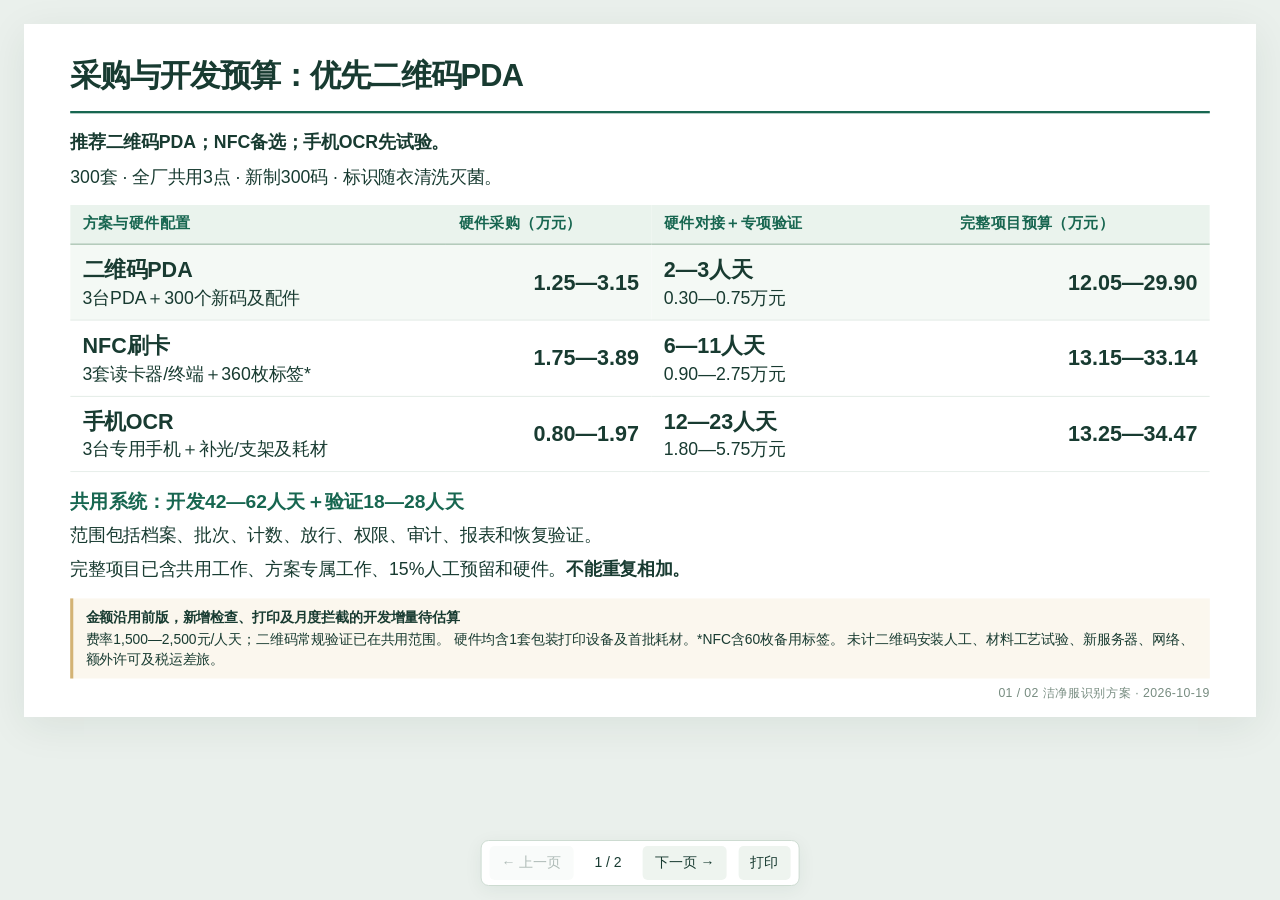
<file: identification-costs.html>
<!doctype html>
<html lang="zh-CN" data-theme="shadcn" data-mode="light" data-style="80">
<head>
<meta charset="utf-8">
<meta name="viewport" content="width=device-width, initial-scale=1">
<meta name="generator" content="Answer me with HTML 0.5.0">
<title>洁净服识别方案 · 两页摘要</title>
<style>
html[data-theme="blueprint"], html[data-theme="blueprint"][data-mode="light"] {
  --font-sans: -apple-system, BlinkMacSystemFont, "Segoe UI", "PingFang SC", "Hiragino Sans GB", "Microsoft YaHei", Roboto, "Helvetica Neue", Arial, sans-serif;
  --font-mono: ui-monospace, SFMono-Regular, "JetBrains Mono", Menlo, Consolas, "Liberation Mono", monospace;
  --radius: 0px;
  --shadow: none;
  --bw: 1.5px;
  --head-font: var(--font-sans);
  --bg: #f6f6f3;
  --paper: #ffffff;
  --ink: #16181d;
  --ink-2: #4b5260;
  --ink-3: #8b929e;
  --line: #1d2026;
  --line-2: #d6dae1;
  --fill: #f3f5f8;
  --accent: #1d5fbf;
  --accent-bg: #e4ecf8;
  --ok: #1d5fbf;
  --ok-bg: #e4ecf8;
  --err: #c62828;
  --err-bg: #fbeaea;
  --warn: #a8620a;
  --warn-bg: #fdf3e2;
  --head-bg: #16181d;
  --head-fg: #ffffff;
}
html[data-theme="blueprint"][data-mode="dark"] {
  --bg: #081322;
  --paper: #0d1c31;
  --ink: #e6edf7;
  --ink-2: #a9b8cc;
  --ink-3: #6b7f99;
  --line: #c9d6e8;
  --line-2: #23385a;
  --fill: #12253f;
  --accent: #6ea8ff;
  --accent-bg: #16305a;
  --ok: #6ea8ff;
  --ok-bg: #16305a;
  --err: #ff7070;
  --err-bg: #3b1620;
  --warn: #f0b14a;
  --warn-bg: #3a2a10;
  --head-bg: #e6edf7;
  --head-fg: #081322;
}
@media (prefers-color-scheme: dark) {
html[data-theme="blueprint"][data-mode="auto"] {
  --bg: #081322;
  --paper: #0d1c31;
  --ink: #e6edf7;
  --ink-2: #a9b8cc;
  --ink-3: #6b7f99;
  --line: #c9d6e8;
  --line-2: #23385a;
  --fill: #12253f;
  --accent: #6ea8ff;
  --accent-bg: #16305a;
  --ok: #6ea8ff;
  --ok-bg: #16305a;
  --err: #ff7070;
  --err-bg: #3b1620;
  --warn: #f0b14a;
  --warn-bg: #3a2a10;
  --head-bg: #e6edf7;
  --head-fg: #081322;
}
}

html[data-theme="shadcn"], html[data-theme="shadcn"][data-mode="light"] {
  --font-sans: -apple-system, BlinkMacSystemFont, "Segoe UI", "PingFang SC", "Hiragino Sans GB", "Microsoft YaHei", Roboto, "Helvetica Neue", Arial, sans-serif;
  --font-mono: ui-monospace, SFMono-Regular, "JetBrains Mono", Menlo, Consolas, "Liberation Mono", monospace;
  --radius: 8px;
  --shadow: 0 1px 2px 0 rgba(0,0,0,0.05);
  --bw: 1px;
  --head-font: var(--font-sans);
  --bg: #fafafa;
  --paper: #ffffff;
  --ink: #09090b;
  --ink-2: #71717a;
  --ink-3: #a1a1aa;
  --line: #e4e4e7;
  --line-2: #f0f0f2;
  --fill: #f4f4f5;
  --accent: #2563eb;
  --accent-bg: #eff6ff;
  --ok: #16a34a;
  --ok-bg: #f0fdf4;
  --err: #dc2626;
  --err-bg: #fef2f2;
  --warn: #d97706;
  --warn-bg: #fffbeb;
  --head-bg: #18181b;
  --head-fg: #fafafa;
}
html[data-theme="shadcn"][data-mode="dark"] {
  --bg: #09090b;
  --paper: #121215;
  --ink: #fafafa;
  --ink-2: #a1a1aa;
  --ink-3: #71717a;
  --line: #27272a;
  --line-2: #1c1c1f;
  --fill: #18181b;
  --accent: #60a5fa;
  --accent-bg: #172554;
  --ok: #4ade80;
  --ok-bg: #052e16;
  --err: #f87171;
  --err-bg: #450a0a;
  --warn: #fbbf24;
  --warn-bg: #451a03;
  --head-bg: #fafafa;
  --head-fg: #18181b;
}
@media (prefers-color-scheme: dark) {
html[data-theme="shadcn"][data-mode="auto"] {
  --bg: #09090b;
  --paper: #121215;
  --ink: #fafafa;
  --ink-2: #a1a1aa;
  --ink-3: #71717a;
  --line: #27272a;
  --line-2: #1c1c1f;
  --fill: #18181b;
  --accent: #60a5fa;
  --accent-bg: #172554;
  --ok: #4ade80;
  --ok-bg: #052e16;
  --err: #f87171;
  --err-bg: #450a0a;
  --warn: #fbbf24;
  --warn-bg: #451a03;
  --head-bg: #fafafa;
  --head-fg: #18181b;
}
}

html[data-theme="paper"], html[data-theme="paper"][data-mode="light"] {
  --font-sans: -apple-system, BlinkMacSystemFont, "Segoe UI", "PingFang SC", "Hiragino Sans GB", "Microsoft YaHei", Roboto, "Helvetica Neue", Arial, sans-serif;
  --font-mono: ui-monospace, SFMono-Regular, "JetBrains Mono", Menlo, Consolas, "Liberation Mono", monospace;
  --font-serif: "Iowan Old Style", "Palatino Linotype", Palatino, Georgia, "Songti SC", "STSong", "Noto Serif CJK SC", "Source Han Serif SC", serif;
  --radius: 2px;
  --shadow: none;
  --bw: 1px;
  --head-font: var(--font-serif);
  --bg: #f5f2ea;
  --paper: #fdfbf6;
  --ink: #1f1c17;
  --ink-2: #57514a;
  --ink-3: #8c867b;
  --line: #cbc3b4;
  --line-2: #e5dfd3;
  --fill: #f3eee4;
  --accent: #8c2f1e;
  --accent-bg: #f5e5df;
  --ok: #2e6a3b;
  --ok-bg: #e4efe5;
  --err: #a3251b;
  --err-bg: #f7e3e0;
  --warn: #7f5300;
  --warn-bg: #f6ecd6;
  --head-bg: #1f1c17;
  --head-fg: #fdfbf6;
}
html[data-theme="paper"][data-mode="dark"] {
  --bg: #15130f;
  --paper: #1c1a15;
  --ink: #ebe5d8;
  --ink-2: #b5ad9e;
  --ink-3: #7b7467;
  --line: #4a443a;
  --line-2: #2d2a24;
  --fill: #242119;
  --accent: #e59a7d;
  --accent-bg: #3a2219;
  --ok: #8cc79a;
  --ok-bg: #1c3122;
  --err: #f0928a;
  --err-bg: #3a1d1a;
  --warn: #e3b866;
  --warn-bg: #352a13;
  --head-bg: #ebe5d8;
  --head-fg: #15130f;
}
@media (prefers-color-scheme: dark) {
html[data-theme="paper"][data-mode="auto"] {
  --bg: #15130f;
  --paper: #1c1a15;
  --ink: #ebe5d8;
  --ink-2: #b5ad9e;
  --ink-3: #7b7467;
  --line: #4a443a;
  --line-2: #2d2a24;
  --fill: #242119;
  --accent: #e59a7d;
  --accent-bg: #3a2219;
  --ok: #8cc79a;
  --ok-bg: #1c3122;
  --err: #f0928a;
  --err-bg: #3a1d1a;
  --warn: #e3b866;
  --warn-bg: #352a13;
  --head-bg: #ebe5d8;
  --head-fg: #15130f;
}
}

html:lang(zh-Hant)[data-theme][data-mode], html:lang(zh-TW)[data-theme][data-mode], html:lang(zh-HK)[data-theme][data-mode], html:lang(zh-MO)[data-theme][data-mode] {
  --font-sans: -apple-system, BlinkMacSystemFont, "Segoe UI", "PingFang TC", "Heiti TC", "Microsoft JhengHei", "Noto Sans CJK TC", "Noto Sans TC", "PingFang SC", "Microsoft YaHei", Roboto, "Helvetica Neue", Arial, sans-serif;
}

html:lang(ja)[data-theme][data-mode] {
  --font-sans: -apple-system, BlinkMacSystemFont, "Segoe UI", "Hiragino Sans", "Hiragino Kaku Gothic ProN", "Yu Gothic UI", "Yu Gothic", Meiryo, "Noto Sans CJK JP", "Noto Sans JP", "PingFang SC", "Microsoft YaHei", Roboto, "Helvetica Neue", Arial, sans-serif;
}

html:lang(he)[data-theme][data-mode] {
  --font-sans: -apple-system, BlinkMacSystemFont, "Segoe UI", "Noto Sans Hebrew", "Arial Hebrew", Arial, Roboto, "Helvetica Neue", sans-serif;
}

/* Answer me with HTML base — uses theme variables only, never hard-coded colors (theme tokens and decorations: themes/<name>.js). Exception: the var() fallbacks of diagrams (flow / sequence) equal the blueprint light tokens, guarded by a test. */
*, *::before, *::after { box-sizing: border-box; }
html, body { margin: 0; padding: 0; }
body {
  background: var(--bg); color: var(--ink);
  font-family: var(--font-sans); font-size: 14px; line-height: 1.55;
  -webkit-font-smoothing: antialiased;
}
code, pre, kbd { font-family: var(--font-mono); }

/* ── Toolbar ─────────────────────────────── */
.am-toolbar {
  position: fixed; top: 12px; inset-inline-end: 12px; z-index: 10; display: flex; gap: 6px;
}
.am-btn {
  font: 12px/1 var(--font-sans); color: var(--ink); background: var(--paper);
  border: 1px solid var(--line-2); border-radius: var(--radius); padding: 7px 10px; cursor: pointer;
}
.am-btn:hover { border-color: var(--ink-3); }
.am-btn:focus-visible { outline: 2px solid var(--accent); outline-offset: 2px; }
/* Theme and mode lists: a label and a native select inside one button-like box */
.am-pick {
  display: flex; align-items: center; gap: 6px; font: 12px/1 var(--font-sans); color: var(--ink-2); background: var(--paper);
  border: 1px solid var(--line-2); border-radius: var(--radius); padding-block: 0; padding-inline: 10px 4px;
}
.am-pick:hover { border-color: var(--ink-3); }
.am-pick:focus-within { outline: 2px solid var(--accent); outline-offset: 2px; }
.am-pick select {
  font: inherit; color: var(--ink); background: transparent; border: 0; padding: 6px 2px; cursor: pointer; outline: none;
}
.am-pick option { color: var(--ink); background: var(--paper); }

/* ── Header ───────────────────────────────── */
.am-head { margin: 0 0 20px; padding-inline-end: 300px; }
.am-head h1 { margin: 0; font-size: 24px; line-height: 1.25; letter-spacing: -0.01em; }
.am-sub { margin: 4px 0 0; color: var(--ink-2); }
.am-head-meta { display: flex; flex-wrap: wrap; gap: 6px 18px; margin-top: 10px; font-size: 12px; color: var(--ink-2); }
.am-head-meta b { font-family: var(--font-mono); font-weight: 400; color: var(--ink-3); margin-inline-end: 6px; }
.am-intro { margin-top: 12px; max-width: 80ch; }

/* ── sheet template ────────────────────────── */
.am-sheet { max-width: 1680px; margin: 0 auto; padding: 32px 28px 40px; }
.am-frame { position: relative; }
.am-grid {
  display: grid; grid-template-columns: repeat(var(--cols, 3), minmax(0, 1fr));
  gap: 20px; align-items: start;
}
.am-ruler { display: none; }
.am-ruler span { flex: 1; display: flex; align-items: center; justify-content: center; }
.am-ruler--top, .am-ruler--bottom { left: 18px; right: 18px; height: 18px; }
.am-ruler--top { top: 0; }
.am-ruler--bottom { bottom: 0; }
.am-ruler--left, .am-ruler--right { top: 18px; bottom: 18px; width: 18px; flex-direction: column; }
.am-ruler--left { left: 0; }
.am-ruler--right { right: 0; }
.am-ruler--top span + span, .am-ruler--bottom span + span { border-inline-start: 1px solid var(--line); }
.am-ruler--left span + span, .am-ruler--right span + span { border-top: 1px solid var(--line); }

/* ── Panels ───────────────────────────────── */
.am-panel {
  background: var(--paper); border: var(--bw) solid var(--line); border-radius: var(--radius);
  box-shadow: var(--shadow); min-width: 0; overflow: hidden;
}
.am-panel-head {
  display: flex; align-items: stretch; gap: 0; border-bottom: var(--bw) solid var(--line); min-height: 34px;
}
.am-panel-id {
  display: flex; align-items: center; justify-content: center; min-width: 34px; padding: 0 8px;
  background: var(--head-bg); color: var(--head-fg); font-weight: 600; font-size: 14px;
}
.am-panel-head h2 { margin: 0; padding: 7px 12px; font-size: 15px; font-weight: 600; flex: 1; display: flex; align-items: center; }
.am-panel-meta { align-self: center; padding: 0 12px; font: 11px/1.3 var(--font-mono); color: var(--ink-2); text-align: end; }
.am-panel-body { padding: 14px 16px 16px; }
.am-panel-body > * + * { margin-top: 12px; }

/* ── Markdown body ───────────────────────── */
.am-md > :first-child { margin-top: 0; }
.am-md > :last-child { margin-bottom: 0; }
.am-md p { margin: 0 0 8px; }
.am-md ul, .am-md ol { margin: 0 0 8px; padding-inline-start: 20px; }
.am-md li + li { margin-top: 3px; }
.am-md h3, .am-md h4 { margin: 14px 0 6px; font-size: 13px; }
.am-md a { color: var(--accent); }
.am-md blockquote { margin: 0 0 8px; padding: 2px 12px; border-inline-start: 3px solid var(--line-2); color: var(--ink-2); }
.am-md :not(pre) > code { font-size: 0.9em; background: var(--fill); padding: 1px 5px; border-radius: 4px; }
.am-md hr { border: 0; border-top: 1px solid var(--line-2); margin: 12px 0; }
.am-md table { width: 100%; border-collapse: collapse; font-size: 13px; }
.am-md th {
  text-align: start; font: 11px/1.3 var(--font-mono); color: var(--ink-2); font-weight: 400;
  padding: 6px 10px; border-bottom: 1px solid var(--line-2);
}
/* th { text-align: start } outranks the align attribute from Markdown alignment, so restore right and center columns explicitly. */
.am-md th[align="right"] { text-align: right; }
.am-md th[align="center"] { text-align: center; }
.am-md td { padding: 7px 10px; border-bottom: 1px solid var(--line-2); vertical-align: top; }
.am-md tbody tr:nth-child(even) td { background: var(--fill); }
.am-table-wrap { overflow-x: auto; }
/* Images scale down to the panel and never past 70% of the window height, keeping their shape. */
.am-md img { max-width: 100%; max-height: 70vh; height: auto; }
.am-figure { margin: 0; text-align: center; }
.am-figure img { display: block; margin: 0 auto; border: 1px solid var(--line-2); border-radius: var(--radius); }
.am-figure figcaption { margin-top: 6px; font-size: 12px; line-height: 1.4; color: var(--ink-2); }
.am-code {
  margin: 0; padding: 12px 14px; background: var(--fill); border: 1px solid var(--line-2);
  border-radius: var(--radius); overflow-x: auto; font-size: 12.5px; line-height: 1.5;
}
/* Ask: a decision the reader makes; the suggested option starts selected */
.am-ask { margin: 10px 0; padding: 10px 12px 8px; border: 1px solid var(--line-2); border-radius: var(--radius); background: var(--fill); min-width: 0; }
/* The question floats inside the box, so a long question wraps like text instead of riding on the border */
.am-ask-q { float: left; width: 100%; padding: 0; margin-bottom: 4px; font-weight: 600; }
/* Two columns: the control, then the label, tag and note, which wrap under the label and never under the control */
.am-ask-opt { clear: both; display: grid; grid-template-columns: auto minmax(0, 1fr); column-gap: 8px; align-items: baseline; padding: 5px 2px; cursor: pointer; }
.am-ask-opt input { margin: 0; accent-color: var(--accent); position: relative; top: 2px; }
.am-ask-tag { display: inline-block; font-size: 11px; line-height: 1.5; color: var(--accent); border: 1px solid var(--accent); border-radius: 999px; padding: 0 6px; white-space: nowrap; }
.am-ask-note { display: block; color: var(--ink-2); }
/* Comment box under each panel, and the Reply sheet */
.am-comment-btn {
  display: flex; flex-shrink: 0; align-self: center; margin-block: 0; margin-inline: auto 6px; color: var(--ink-3); background: transparent;
  border: 1px solid transparent; border-radius: var(--radius); padding: 3px; cursor: pointer;
}
.am-panel-meta + .am-comment-btn { margin-inline-start: 0; }
.am-panel:hover .am-comment-btn, .am-comment-btn:focus-visible, .am-comment-btn[aria-expanded="true"] { border-color: var(--line-2); color: var(--ink-2); }
.am-panel .am-comment-btn.am-comment-btn--on { color: var(--accent); border-color: var(--accent); }
.am-panel--bare { position: relative; }
.am-panel--bare > .am-comment-btn { position: absolute; top: 4px; inset-inline-end: 0; }
.am-comment { padding: 0 14px 12px; }
.am-comment textarea, .am-reply textarea {
  width: 100%; font: 13px/1.5 var(--font-sans); color: var(--ink); background: var(--paper);
  border: 1px solid var(--line-2); border-radius: var(--radius); padding: 8px 10px; resize: vertical;
}
.am-comment textarea:focus-visible, .am-reply textarea:focus-visible { outline: 2px solid var(--accent); outline-offset: 1px; }
.am-btn--reply { color: var(--paper); background: var(--ink); border-color: var(--ink); }
.am-btn--reply:hover { opacity: .88; }
.am-reply {
  width: min(640px, calc(100vw - 32px)); padding: 16px; color: var(--ink); background: var(--paper);
  border: 1px solid var(--line-2); border-radius: var(--radius); box-shadow: 0 12px 40px rgba(0,0,0,.25);
}
.am-reply::backdrop { background: rgba(0,0,0,.35); }
.am-reply-head { display: flex; flex-wrap: wrap; align-items: baseline; gap: 4px 10px; margin-bottom: 10px; }
.am-reply-head span { color: var(--ink-2); font-size: 13px; }
.am-reply textarea { font-family: var(--font-mono); font-size: 12.5px; }
.am-reply-actions { display: flex; justify-content: flex-end; gap: 8px; margin-top: 10px; }
.am-reply .am-btn:disabled { opacity: .5; cursor: default; }
/* Code block: a header (title or path:lines, language, copy), then one span per line; numbered blocks show the line number in a gutter */
.am-codeblock { margin: 10px 0; min-width: 0; }
.am-codeblock .am-code { border-top-left-radius: 0; border-top-right-radius: 0; padding: 10px 0; }
.am-code-head {
  display: flex; align-items: center; gap: 8px; padding: 5px 6px 5px 12px; font: 12px/1.3 var(--font-sans); color: var(--ink-2);
  background: var(--paper); border: 1px solid var(--line-2); border-bottom: 0; border-radius: var(--radius) var(--radius) 0 0;
}
.am-code-title { font-family: var(--font-mono); overflow: hidden; text-overflow: ellipsis; white-space: nowrap; min-width: 0; }
.am-code-lang { margin-left: auto; color: var(--ink-3); text-transform: lowercase; }
.am-code-copy { font: 12px/1 var(--font-sans); color: var(--ink-2); background: transparent; border: 1px solid var(--line-2); border-radius: var(--radius); padding: 4px 8px; cursor: pointer; margin-left: auto; }
.am-code-lang + .am-code-copy { margin-left: 0; }
.am-code-copy:hover { border-color: var(--ink-3); color: var(--ink); }
.am-code-copy:focus-visible { outline: 2px solid var(--accent); outline-offset: 2px; }
.am-code code { display: block; min-width: max-content; }
.am-ln { display: block; padding: 0 14px; min-height: 1.5em; white-space: pre; }
.am-ln--hl { background: var(--accent-bg); box-shadow: inset 3px 0 0 var(--accent); }
.am-code--num .am-ln::before {
  content: attr(data-n); display: inline-block; width: 3.5ch; margin-right: 12px; text-align: right; color: var(--ink-3);
  user-select: none; -webkit-user-select: none;
}

/* ── Status badges ok / no / warn ──────────────── */
.am-status { white-space: nowrap; font-weight: 500; }
.am-status--ok { color: var(--ok); }
.am-status--no { color: var(--err); }
.am-status--warn { color: var(--warn); }
.am-status-icon { display: inline-block; width: 1.1em; font-weight: 700; }

/* ── callout ─────────────────────────────── */
.am-callout {
  border: 1px solid var(--line-2); border-inline-start: 3px solid var(--accent); background: var(--accent-bg);
  padding: 10px 14px; border-radius: var(--radius);
}
.am-callout--ok { border-inline-start-color: var(--ok); background: var(--ok-bg); }
.am-callout--warn { border-inline-start-color: var(--warn); background: var(--warn-bg); }
.am-callout--err { border-inline-start-color: var(--err); background: var(--err-bg); }
.am-callout-title { font-weight: 600; margin-bottom: 4px; }

/* ── kv title block ─────────────────────────── */
.am-kv {
  display: grid; grid-template-columns: repeat(var(--kv-cols, 2), minmax(0, 1fr)); margin: 0;
  border-top: var(--bw) solid var(--line); border-inline-start: var(--bw) solid var(--line);
}
.am-kv-cell { border-inline-end: var(--bw) solid var(--line); border-bottom: var(--bw) solid var(--line); padding: 6px 10px 8px; min-width: 0; }
.am-kv-cell--wide { grid-column: 1 / -1; }
.am-kv dt { font: 11px/1.4 var(--font-mono); color: var(--ink-2); }
.am-kv dd { margin: 2px 0 0; font-size: 14px; font-weight: 500; overflow-wrap: anywhere; }
.am-kv-cell--wide dd { font-size: 17px; font-weight: 600; }

/* ── timeline ────────────────────────────── */
.am-timeline { list-style: none; margin: 0; padding: 0; }
.am-timeline--h { display: grid; grid-template-columns: repeat(var(--n, 1), minmax(0, 1fr)); padding-top: 4px; }
.am-timeline--h li { position: relative; text-align: center; padding: 0 6px; }
.am-timeline--h li::before {
  content: ""; position: absolute; top: 31px; left: 0; right: 0; border-top: var(--bw) solid var(--line);
}
.am-timeline--h li:first-child::before { inset-inline-start: 50%; }
.am-timeline--h li:last-child::before { inset-inline-end: 50%; }
.am-tl-when { display: block; font-size: 15px; font-weight: 500; height: 24px; }
.am-tl-dot {
  position: relative; display: block; width: 11px; height: 11px; margin: 2px auto 8px;
  border: var(--bw) solid var(--line); border-radius: 50%; background: var(--paper);
}
.am-tl-item--hi .am-tl-dot { background: var(--accent); border-color: var(--accent); }
.am-tl-title { display: block; font-size: 12.5px; font-weight: 500; }
.am-tl-text { display: block; font-size: 12px; color: var(--ink-2); line-height: 1.45; }
.am-timeline--v li { position: relative; padding: 0 0 14px; padding-inline-start: 22px; }
.am-timeline--v li::before { content: ""; position: absolute; inset-inline-start: 5px; top: 6px; bottom: -6px; border-inline-start: var(--bw) solid var(--line-2); }
.am-timeline--v li:last-child::before { display: none; }
.am-timeline--v .am-tl-dot { position: absolute; inset-inline-start: 0; top: 4px; margin: 0; }
.am-timeline--v .am-tl-when { display: inline; height: auto; font: 12px var(--font-mono); color: var(--ink-2); margin-inline-end: 8px; }
.am-timeline--v .am-tl-title { display: inline; font-size: 14px; }
.am-timeline--v .am-tl-text { margin-top: 2px; }
/* .am-tl-wrap is the container (src/components/timeline.js): a horizontal timeline answers to the width it has, not to the width of the window, since a
   sheet puts panels two or three to a row. Below 560 px (about 90 px for each of the six items a timeline has by default) its dates
   wrap and the dots cover them, so it lays out like timeline v: line and dots at the start, text beside them. */
.am-tl-wrap { container-type: inline-size; }
@container (max-width: 560px) {
  .am-timeline--h { display: block; padding-top: 0; }
  .am-timeline--h li { text-align: start; padding: 0 0 14px; padding-inline-start: 22px; }
  .am-timeline--h li::before, .am-timeline--h li:first-child::before {
    top: 6px; bottom: -6px; inset-inline-start: 5px; inset-inline-end: auto; border-top: 0; border-inline-start: var(--bw) solid var(--line-2);
  }
  .am-timeline--h li:last-child::before { display: none; }
  .am-timeline--h .am-tl-dot { position: absolute; inset-inline-start: 0; top: 4px; margin: 0; }
  .am-timeline--h .am-tl-when { display: inline; height: auto; font: 12px var(--font-mono); color: var(--ink-2); margin-inline-end: 8px; }
  .am-timeline--h .am-tl-title { display: inline; font-size: 14px; }
  .am-timeline--h .am-tl-text { margin-top: 2px; }
}

/* ── annot sentence notes ──────────────────────── */
.am-annot + .am-annot { border-top: 1px solid var(--line-2); padding-top: 12px; }
.am-annot-head { display: flex; justify-content: space-between; gap: 12px; font-size: 13px; font-weight: 600; margin-bottom: 8px; }
.am-annot-meta { font: 11px var(--font-mono); font-weight: 400; color: var(--ink-2); }
.am-annot-scroll { overflow-x: auto; }
.am-annot-line {
  position: relative; display: inline-block; white-space: pre; font: 14px/1.6 var(--font-mono);
  padding-bottom: calc(var(--rows, 0) * 17px + 14px);
}
.am-annot-line--wrap { display: block; white-space: normal; padding-bottom: 10px; }
.am-annot-line--wrap .am-seg { white-space: nowrap; }
.am-seg { position: relative; }
.am-seg::after {
  content: ""; position: absolute; left: 1px; right: 1px; top: calc(100% + 1px); height: 5px;
  border: 1px solid var(--accent); border-top: 0;
}
.am-seg-n {
  position: absolute; inset-inline-start: 0; top: calc(100% + 8px + var(--row, 0) * 17px);
  font: 11px/16px var(--font-sans); color: var(--accent); white-space: nowrap;
}
.am-seg--err { color: var(--err); }
.am-seg--err::after { border-color: var(--err); }
.am-seg--err .am-seg-n { color: var(--err); }
.am-annot-caption { font-size: 12px; color: var(--ink-2); }

/* ── limits bars ───────────────────────── */
.am-lim + .am-lim { margin-top: 14px; }
.am-lim-head { display: flex; justify-content: space-between; gap: 12px; font-size: 13px; margin-bottom: 4px; }
.am-lim-val { font: 12px var(--font-mono); color: var(--accent); white-space: nowrap; }
.am-lim-track { position: relative; height: 12px; border: 1px solid var(--line-2); background: var(--fill); border-radius: calc(var(--radius) / 2); }
.am-lim-fill { position: absolute; inset-inline-start: 0; top: 0; bottom: 0; background: var(--accent-bg); border-inline-end: 1px solid var(--accent); }
.am-lim-mark { position: absolute; top: -4px; bottom: -4px; border-left: 2px solid var(--accent); }
.am-lim.is-over .am-lim-fill { background: var(--err-bg); border-inline-end-color: var(--err); }
.am-lim.is-over .am-lim-val { color: var(--err); }
.am-lim-ticks { position: relative; height: 16px; font: 10px/16px var(--font-mono); color: var(--ink-3); }
.am-lim-ticks span { position: absolute; transform: translateX(-50%); }
.am-lim-ticks span:first-child { transform: none; }
.am-lim-note { font-size: 11px; color: var(--ink-2); margin-inline-start: 6px; }

/* ── tree ─────────────────────────── */
.am-tree { font-size: 13px; }
.am-tree-root { display: flex; justify-content: center; position: relative; padding-bottom: 18px; }
.am-tree-root::after { content: ""; position: absolute; bottom: 0; left: 50%; height: 18px; border-left: var(--bw) solid var(--line); }
.am-tree-root--solo { padding-bottom: 12px; }
.am-tree-root--solo::after { display: none; }
.am-tree-box {
  border: var(--bw) solid var(--line); background: var(--paper); padding: 6px 14px; text-align: center;
  border-radius: var(--radius); font-weight: 600;
}
.am-tree-box small { display: block; font-weight: 400; color: var(--ink-2); font-size: 12px; }
.am-tree-box--root { background: var(--accent-bg); font-size: 15px; padding: 8px 28px; }
.am-tree-cols { display: grid; grid-template-columns: repeat(var(--n, 1), minmax(0, 1fr)); }
.am-tree-col { position: relative; padding: 18px 8px 0; min-width: 0; }
.am-tree-col::before { content: ""; position: absolute; top: 0; left: 0; right: 0; border-top: var(--bw) solid var(--line); }
.am-tree-col:first-child::before { inset-inline-start: 50%; }
.am-tree-col:last-child::before { inset-inline-end: 50%; }
.am-tree-col::after { content: ""; position: absolute; top: 0; left: 50%; height: 18px; border-left: var(--bw) solid var(--line); }
.am-tree-list, .am-tree-list ul { list-style: none; margin: 0; padding: 0; }
.am-tree-col > .am-tree-list { margin: 8px 0 0; margin-inline-start: 14px; }
.am-tree-list ul { margin-inline-start: 16px; }
.am-tree-list li { position: relative; padding: 3px 0; padding-inline-start: 18px; }
.am-tree-list li::before { content: ""; position: absolute; inset-inline-start: 0; top: 0.95em; width: 12px; border-top: 1px solid var(--ink-3); }
.am-tree-list li::after { content: ""; position: absolute; inset-inline-start: 0; top: 0; bottom: 0; border-inline-start: 1px solid var(--ink-3); }
.am-tree-list li:last-child::after { bottom: auto; height: 0.95em; }
.am-tree-tag { font: 11px var(--font-mono); color: var(--ink-3); margin-inline-end: 4px; }
.am-tree code { font: 12px var(--font-mono); }
.am-tree-sub { display: block; font-size: 11.5px; color: var(--ink-2); }
.am-tree-hi > .am-tree-label { color: var(--accent); font-weight: 600; }

/* ── Diagrams (flow / sequence) ───────────────── */
.am-diagram { margin: 0; overflow-x: auto; text-align: center; }
/* Embedded previews can lose html[data-theme]; the fallbacks keep diagrams readable, and defined theme variables still win. */
.am-diagram svg { max-width: 100%; height: auto; font-family: var(--font-sans, sans-serif); }
.am-diagram text { fill: var(--ink, #16181d); font-size: 13px; }
.am-node-shape { fill: var(--paper, #ffffff); stroke: var(--line, #1d2026); stroke-width: var(--bw, 1.5px); }
.am-node--hi .am-node-shape { fill: var(--accent-bg, #e4ecf8); stroke: var(--accent, #1d5fbf); }
.am-node--hi text { fill: var(--accent, #1d5fbf); font-weight: 600; }
.am-edge { fill: none; stroke: var(--ink-2, #4b5260); stroke-width: 1.3; }
.am-edge--dashed { stroke-dasharray: 5 4; }
.am-arrow { fill: var(--ink-2, #4b5260); }
.am-edge-label rect { fill: var(--paper, #ffffff); }
.am-diagram .am-edge-label text { fill: var(--accent, #1d5fbf); font-size: 11.5px; }
.am-cluster { fill: var(--fill, #f3f5f8); stroke: var(--line-2, #d6dae1); stroke-width: 1; stroke-dasharray: 4 3; }
.am-diagram .am-cluster-label { fill: var(--ink-2, #4b5260); font: 11px var(--font-mono, monospace); }
.am-lifeline { stroke: var(--ink-3, #8b929e); stroke-width: 1; stroke-dasharray: 4 4; }
.am-actor { fill: var(--paper, #ffffff); stroke: var(--line, #1d2026); stroke-width: var(--bw, 1.5px); }
.am-note { fill: var(--warn-bg, #fdf3e2); stroke: var(--warn, #a8620a); stroke-width: 1; }
.am-diagram .am-step { fill: var(--ink-3, #8b929e); font: 10px var(--font-mono, monospace); }

.am-diagram-expand {
  /* In flow and sticky: it sits at the end edge (right on a left-to-right page) and stays in view when the diagram scrolls sideways.
     It takes its own row above the drawing, so it never covers a node at the top-right corner of the drawing. */
  position: sticky; inset-inline-start: calc(100% - 36px); z-index: 2;
  display: flex; align-items: center; justify-content: center;
  width: 28px; height: 28px; padding: 0; margin: 0 0 4px; margin-inline: auto 8px;
  color: var(--ink-2); background: var(--paper);
  border: var(--bw, 1px) solid var(--line-2); border-radius: var(--radius);
  cursor: pointer; opacity: 0.72;
  transition: opacity 0.15s, color 0.15s, border-color 0.15s, background 0.15s;
}
.am-diagram:hover .am-diagram-expand,
.am-diagram-expand:focus-visible { opacity: 1; }
.am-diagram-expand:hover {
  opacity: 1; color: var(--ink); border-color: var(--accent); background: var(--fill);
}
.am-diagram-expand:focus-visible { outline: 2px solid var(--accent); outline-offset: 1px; }

/* ── Diagram Lightbox and Pan-Zoom Viewer ─────────── */
.am-lightbox {
  position: fixed; inset: 0; z-index: 1000;
  display: flex; flex-direction: column;
  touch-action: none;
}
.am-lightbox[hidden] { display: none !important; }

.am-lightbox-backdrop {
  position: absolute; inset: 0;
  background: rgba(0, 0, 0, 0.72);
  backdrop-filter: blur(6px);
  -webkit-backdrop-filter: blur(6px);
}

.am-lightbox-header {
  position: absolute; top: 12px; left: 24px; right: 24px; height: 36px;
  display: flex; align-items: center; justify-content: space-between;
  z-index: 10; pointer-events: none;
}
.am-lightbox-title {
  display: inline-flex; align-items: center; gap: 8px;
  color: rgba(255, 255, 255, 0.92);
  font: 13px/1 var(--font-sans, sans-serif); font-weight: 500;
  text-shadow: 0 1px 3px rgba(0, 0, 0, 0.6);
  pointer-events: auto;
  overflow: hidden; text-overflow: ellipsis; white-space: nowrap; max-width: 60vw;
}
.am-lightbox-title svg { stroke: rgba(255, 255, 255, 0.85); flex-shrink: 0; }
.am-lightbox-actions {
  display: flex; align-items: center; gap: 8px; pointer-events: auto;
}
.am-lightbox-close {
  width: 32px; height: 32px;
  background: var(--paper);
  border: var(--bw, 1px) solid var(--line-2);
  border-radius: 50%;
  color: var(--ink);
  font-size: 15px; line-height: 1;
  cursor: pointer;
  display: flex; align-items: center; justify-content: center;
  box-shadow: 0 4px 12px rgba(0, 0, 0, 0.25);
  transition: background 0.15s, color 0.15s, transform 0.15s, border-color 0.15s;
}
.am-lightbox-close:hover {
  color: var(--accent); border-color: var(--accent); background: var(--fill); transform: scale(1.05);
}
.am-lightbox-close:focus-visible { outline: 2px solid var(--accent); outline-offset: 1px; }

.am-lightbox-stage {
  position: absolute;
  top: 54px; bottom: 20px; left: 24px; right: 24px;
  background: var(--paper);
  border: var(--bw, 1px) solid var(--line-2);
  border-radius: max(var(--radius), 14px);
  box-shadow: 0 24px 64px rgba(0, 0, 0, 0.45);
  overflow: hidden;
  cursor: grab;
  user-select: none;
  -webkit-user-select: none;
}
.am-lightbox-stage.am-panning { cursor: grabbing; }

.am-lightbox-canvas {
  position: absolute; left: 0; top: 0;
  transform-origin: 0 0;
  will-change: transform;
  pointer-events: none;
}
.am-lightbox-canvas svg {
  max-width: none !important;
  max-height: none !important;
  display: block;
  font-family: var(--font-sans, sans-serif);
}

/* ── doc template ────────────────────────── */
.am-doc { max-width: 1120px; margin: 0 auto; padding: 40px 28px 64px; }
.am-doc-layout { display: grid; grid-template-columns: 200px minmax(0, 1fr); gap: 32px; align-items: start; }
.am-doc-layout--notoc { grid-template-columns: minmax(0, 1fr); max-width: 860px; }
.am-toc { position: sticky; top: 24px; font-size: 13px; }
.am-toc a { display: block; color: var(--ink-2); text-decoration: none; padding: 4px 0; padding-inline-start: 10px; border-inline-start: 2px solid var(--line-2); }
.am-toc a:hover { color: var(--ink); border-inline-start-color: var(--accent); }
.am-doc-body > .am-panel + .am-panel { margin-top: 20px; }

/* ── Responsive and print ─────────────────────────── */
@media (max-width: 1100px) {
  .am-grid { grid-template-columns: repeat(2, minmax(0, 1fr)); }
  .am-grid > .am-panel { grid-column: auto !important; }
  .am-grid > .am-panel.am-span-wide { grid-column: 1 / -1 !important; }
}
@media (max-width: 760px) {
  .am-sheet, .am-doc { padding: 56px 12px 24px; }
  .am-head { padding-inline-end: 0; }
  .am-grid { grid-template-columns: minmax(0, 1fr); }
  .am-grid > .am-panel.am-span-wide { grid-column: auto !important; }
  .am-doc-layout { grid-template-columns: minmax(0, 1fr); }
  .am-toc { position: static; }
  .am-tree-cols { grid-template-columns: minmax(0, 1fr); }
  /* Tables and diagrams keep their size: the wrapper scrolls horizontally when they overflow. A cell is never narrower than about
     two short words, so a phone does not stack them one per line. On wider screens the sheet layout (src/runtime/layout-dom.js)
     gives a table panel the width its columns read well at. */
  .am-md th, .am-md td { min-width: 8em; }
  .am-diagram svg { max-width: none; }
  .am-lightbox-header { top: 8px; left: 12px; right: 12px; }
  .am-lightbox-stage { top: 46px; bottom: 12px; left: 12px; right: 12px; border-radius: max(var(--radius), 10px); }
}
.am-colophon { text-align: center; padding: 0 0 28px; font: 11px var(--font-mono); color: var(--ink-3); }
.am-colophon a { color: inherit; text-decoration: underline; text-underline-offset: 2px; }

@media print {
  .am-toolbar, .am-diagram-expand, .am-lightbox, .am-code-copy, .am-comment-btn, .am-comment, .am-reply { display: none !important; }
  body { background: var(--paper); }
  .am-panel { break-inside: avoid; box-shadow: none; }
}
/* Printed on paper narrower than three columns, the two-column grid left a hole beside every panel next to a full-width one
   (a wide table, a wide diagram): one panel per row instead. */
@media print and (max-width: 1100px) {
  .am-grid { grid-template-columns: minmax(0, 1fr); }
  .am-grid > .am-panel { grid-column: auto !important; }
}
.am-panel--bare { border: 0; background: transparent; box-shadow: none; }
.am-panel--bare > .am-panel-body { padding: 0; }
.am-panel--bare .am-kv { background: var(--paper); }


html[data-theme="blueprint"] .am-frame { border: 1px solid var(--line); padding: 30px; }
html[data-theme="blueprint"] .am-frame::before {
  content: ""; position: absolute; inset: 18px; border: 1px solid var(--line); pointer-events: none;
}
html[data-theme="blueprint"] .am-ruler {
  display: flex; position: absolute; font: 10px/1 var(--font-mono); color: var(--ink-3);
}
@media (max-width: 760px) {
  html[data-theme="blueprint"] .am-frame { padding: 0; border: 0; }
  html[data-theme="blueprint"] .am-frame::before, html[data-theme="blueprint"] .am-ruler { display: none; }
}

html[data-theme="shadcn"] .am-panel-id { border-radius: 6px; min-width: 24px; height: 24px; margin: 9px 0 9px 14px; font-size: 12px; }
html[data-theme="shadcn"] .am-panel-head { border-bottom-width: 1px; }
html[data-theme="shadcn"] .am-kv { border-color: var(--line); border-radius: var(--radius); overflow: hidden; }

html[data-theme="paper"]:lang(zh-Hant)[data-mode], html[data-theme="paper"]:lang(zh-TW)[data-mode], html[data-theme="paper"]:lang(zh-HK)[data-mode], html[data-theme="paper"]:lang(zh-MO)[data-mode] { --font-serif: "Iowan Old Style", Palatino, Georgia, "Songti TC", "PMingLiU", "MingLiU", "Noto Serif CJK TC", "Noto Serif TC", "Source Han Serif TC", "Songti SC", serif; }
html[data-theme="paper"]:lang(ja)[data-mode] { --font-serif: "Iowan Old Style", Palatino, Georgia, "Hiragino Mincho ProN", "Yu Mincho", "Noto Serif CJK JP", "Noto Serif JP", "Songti SC", serif; }
html[data-theme="paper"]:lang(he)[data-mode] { --font-serif: "Iowan Old Style", Palatino, Georgia, "Noto Serif Hebrew", "Frank Ruehl CLM", David, "Times New Roman", serif; }
html[data-theme="paper"] .am-head h1, html[data-theme="paper"] .am-panel-head h2, html[data-theme="paper"] .am-md, html[data-theme="paper"] .am-intro, html[data-theme="paper"] .am-callout { font-family: var(--font-serif); }
html[data-theme="paper"] .am-head h1 { font-weight: 600; letter-spacing: 0; }
html[data-theme="paper"] .am-md p, html[data-theme="paper"] .am-md li, html[data-theme="paper"] .am-md blockquote, html[data-theme="paper"] .am-intro { font-size: 15.5px; line-height: 1.75; }
html[data-theme="paper"] .am-md p { margin-bottom: 12px; }
html[data-theme="paper"] .am-md table { font-family: var(--font-sans); }
</style>
</head>
<body>
<div class="am-toolbar" data-am-root-lang="zh-CN" data-am-root-theme="shadcn" data-am-root-mode="light" data-am-root-style="80">
<label class="am-pick">主题<select data-am="theme"><option value="blueprint">图纸</option><option value="shadcn" selected>卡片</option><option value="paper">纸张</option></select></label>
<label class="am-pick">明暗<select data-am="mode"><option value="auto">跟随系统</option><option value="light" selected>亮</option><option value="dark">暗</option></select></label>
<button class="am-btn am-btn--reply" type="button" data-am="reply" data-ui="{&quot;button&quot;:&quot;回复&quot;,&quot;comment&quot;:&quot;评论&quot;,&quot;commentHint&quot;:&quot;对这个面板的意见&quot;,&quot;title&quot;:&quot;你的回复&quot;,&quot;hint&quot;:&quot;复制后粘贴到对话里。&quot;,&quot;copy&quot;:&quot;复制回复&quot;,&quot;close&quot;:&quot;关闭&quot;,&quot;suggested&quot;:&quot;建议&quot;,&quot;empty&quot;:&quot;先选择选项，或在面板上写评论。&quot;,&quot;decisions&quot;:&quot;决定&quot;,&quot;comments&quot;:&quot;评论&quot;,&quot;confirmed&quot;:&quot;确认了建议&quot;,&quot;untouched&quot;:&quot;未作答，保留建议&quot;,&quot;was&quot;:&quot;原为&quot;,&quot;typed&quot;:&quot;以 \&quot;&gt;\&quot; 开头的行是读者输入的文字。&quot;,&quot;done&quot;:&quot;已复制 ✓&quot;}">回复</button>
<button class="am-btn" type="button" data-am="copy" data-done="已复制 ✓">复制源稿</button>
</div>
<main class="am-doc">
<header class="am-head"><h1>洁净服识别方案 · 两页摘要</h1><p class="am-sub">300套 · 全厂共用3点 · 手机OCR</p><div class="am-head-meta"><span><b>版本</b>检查与记录工时 V2.1</span><span><b>日期</b>2026-10-19</span></div></header>
<div class="am-doc-layout am-doc-layout--notoc">
<div class="am-doc-body">
<section class="am-panel" id="panel-A">
<header class="am-panel-head"><span class="am-panel-id">A</span><h2>采购与开发预算：优先二维码PDA</h2></header>
<div class="am-panel-body"><div class="am-md"><p><strong>推荐二维码PDA；NFC备选；手机OCR先试验。</strong></p>
<p>300套 · 全厂共用3点 · 新制300码 · 标识随衣清洗灭菌。</p>
<div class="am-table-wrap"><table>
<thead>
<tr>
<th>方案与硬件配置</th>
<th align="right">硬件采购（万元）</th>
<th>硬件对接＋专项验证</th>
<th align="right">完整项目预算（万元）</th>
</tr>
</thead>
<tbody><tr>
<td><strong>二维码PDA</strong><br>3台PDA＋300个新码及配件</td>
<td align="right"><strong>1.25—3.15</strong></td>
<td><strong>2—3人天</strong><br>0.30—0.75万元</td>
<td align="right"><strong>12.05—29.90</strong></td>
</tr>
<tr>
<td><strong>NFC刷卡</strong><br>3套读卡器/终端＋360枚标签*</td>
<td align="right"><strong>1.75—3.89</strong></td>
<td><strong>6—11人天</strong><br>0.90—2.75万元</td>
<td align="right"><strong>13.15—33.14</strong></td>
</tr>
<tr>
<td><strong>手机OCR</strong><br>3台专用手机＋补光/支架及耗材</td>
<td align="right"><strong>0.80—1.97</strong></td>
<td><strong>12—23人天</strong><br>1.80—5.75万元</td>
<td align="right"><strong>13.25—34.47</strong></td>
</tr>
</tbody></table></div>
<h3>共用系统：开发42—62人天＋验证18—28人天</h3>
<p>范围包括档案、批次、计数、放行、权限、审计、报表和恢复验证。</p>
<p>完整项目已含共用工作、方案专属工作、15%人工预留和硬件。<strong>不能重复相加。</strong></p>
</div>
<div class="am-callout am-callout--warn" role="note"><div class="am-callout-title">金额沿用前版，新增检查、打印及月度拦截的开发增量待估算</div><div class="am-callout-body am-md"><p>费率1,500—2,500元/人天；二维码常规验证已在共用范围。
硬件均含1套包装打印设备及首批耗材。*NFC含60枚备用标签。
未计二维码安装人工、材料工艺试验、新服务器、网络、额外许可及税运差旅。</p>
</div></div></div>
</section>
<section class="am-panel" id="panel-B">
<header class="am-panel-head"><span class="am-panel-id">B</span><h2>优缺点与记录效率</h2></header>
<div class="am-panel-body"><div class="am-md"><p><strong>逐套逐双检查仍需做；系统减少重复填写和人工累计。</strong></p>
<div class="am-table-wrap"><table>
<thead>
<tr>
<th>方式</th>
<th>优点</th>
<th>主要局限</th>
</tr>
</thead>
<tbody><tr>
<td><strong>二维码PDA</strong></td>
<td>接入较直接；可移动操作</td>
<td>要露出码；污损或褶皱影响读取</td>
</tr>
<tr>
<td><strong>NFC刷卡</strong></td>
<td>不依赖可见字迹；近距离刷卡</td>
<td>耐工艺标签待选；脱落/换卡可错绑；接口需适配</td>
</tr>
<tr>
<td><strong>手机OCR</strong></td>
<td>手机兼做相机和终端；硬件较少</td>
<td>字迹、光照影响识别；需人工复核；手机进区需QA确认</td>
</tr>
</tbody></table></div>
</div>
<div id="physical-controls" class="physical-controls"><h3>四种方式都要做的现场动作</h3><label>实物检查、整理（秒/套）<input id="physical-seconds" type="number" min="0" max="10000" step="1" value="20" aria-label="每套共同现场动作秒数"></label><label>各批次公共操作合计（分钟）<input id="physical-batch" type="number" min="0" max="10000" step="1" value="50" aria-label="全部批次公共现场操作分钟"></label><p>仅含实物动作，不含填写。20秒与50分钟均待实测。</p></div>
<div class="efficiency" aria-label="手工和系统效率示例">
  <div class="eff-head"><h3>300套检查与记录工时</h3><span>示例假设 · 非实测</span></div>
  <p class="eff-intro">记录＝手写/扫码/刷卡/识别登记＋检查填写。</p><p id="physical-total" class="eff-common"></p>
  <div class="eff-row" data-key="manual"><div class="eff-label"><b>手工记录</b><label>手写 <input id="time-manual" type="number" min="0.1" max="300" step="0.1" value="30" aria-label="人工每套记录秒数"><span class="time-unit">秒/套</span></label><label>检查填写 <input id="check-manual" type="number" min="0" max="300" step="0.1" value="10" aria-label="手工每套检查填写秒数"><span class="time-unit">秒/套</span></label></div><div class="bar"><span></span></div><div class="eff-result"><strong></strong><small></small></div></div>
  <div class="eff-row" data-key="qr"><div class="eff-label"><b>二维码PDA</b><label>扫码 <input id="time-qr" type="number" min="0.1" max="300" step="0.1" value="8" aria-label="二维码每套记录秒数"><span class="time-unit">秒/套</span></label><label>检查填写 <input id="check-qr" type="number" min="0" max="300" step="0.1" value="6" aria-label="二维码每套检查填写秒数"><span class="time-unit">秒/套</span></label></div><div class="bar"><span></span></div><div class="eff-result"><strong></strong><small></small></div></div>
  <div class="eff-row" data-key="nfc"><div class="eff-label"><b>NFC刷卡</b><label>刷卡 <input id="time-nfc" type="number" min="0.1" max="300" step="0.1" value="6" aria-label="NFC每套记录秒数"><span class="time-unit">秒/套</span></label><label>检查填写 <input id="check-nfc" type="number" min="0" max="300" step="0.1" value="6" aria-label="NFC每套检查填写秒数"><span class="time-unit">秒/套</span></label></div><div class="bar"><span></span></div><div class="eff-result"><strong></strong><small></small></div></div>
  <div class="eff-row" data-key="ocr"><div class="eff-label"><b>手机OCR</b><label>识别 <input id="time-ocr" type="number" min="0.1" max="300" step="0.1" value="15" aria-label="OCR每套记录秒数"><span class="time-unit">秒/套</span></label><label>检查填写 <input id="check-ocr" type="number" min="0" max="300" step="0.1" value="6" aria-label="OCR每套检查填写秒数"><span class="time-unit">秒/套</span></label></div><div class="bar"><span></span></div><div class="eff-result"><strong></strong><small></small></div></div>
  <p id="eff-warning" role="alert" hidden>登记0.1—300秒；检查填写0—300秒；现场0—10000。</p>
  <p class="eff-note">总＝现场＋300×（登记＋检查填写）÷60。<br>检查填写含前后逐项勾选与异常备注；登记含编号、批次及打印分摊。均待实测。</p>
</div>
<div class="am-callout am-callout--info" role="note"><div class="am-callout-title">实测后再决定采购</div><div class="am-callout-body am-md"><p>每自然月至少灭菌1次，无当月合格放行记录禁止发放。本页为一次清洗检查工时，不直接年化。
不得把环境清洁、破损检查、整理等算作系统省掉的时间。</p>
</div></div>
<style>
:root{--deck-green:#176650;--deck-ink:#183b31;--deck-muted:#61796e;--deck-line:#dbe6df;--deck-amber:#94641e}
html,body{margin:0!important;background:#eaf0ec!important;color:var(--deck-ink)!important;font-family:-apple-system,BlinkMacSystemFont,"PingFang SC","Microsoft YaHei",sans-serif!important;overflow:hidden;height:100%;min-height:100vh}
.am-toolbar,.am-head,.am-toc,.am-colophon,.am-panel-id,.am-panel-head button{display:none!important}
main.am-doc{min-height:calc(100vh - 80px)!important;display:block!important;position:relative!important;max-width:none!important;width:100%!important;margin:0!important;padding:0!important}
.am-doc-layout,.am-doc-body{display:block!important;width:100%!important;max-width:none!important;margin:0!important;padding:0!important}
.am-panel{display:none!important;position:absolute!important;box-sizing:border-box!important;width:1600px!important;height:900px!important;margin:0!important;padding:42px 60px 48px!important;border:0!important;border-radius:0!important;background:#fff!important;box-shadow:0 12px 50px #17382a14;overflow:hidden!important;transform-origin:top left!important}
.am-panel.is-active{display:block!important}
.am-panel-head{padding:0 0 21px!important;margin:0 0 20px!important;border:0!important;border-bottom:3px solid var(--deck-green)!important;background:transparent!important;min-height:0!important}
.am-panel-head h2{margin:0!important;padding:0!important;font-family:inherit!important;font-size:40px!important;line-height:1.25!important;font-weight:700!important;color:var(--deck-ink)!important;letter-spacing:-1px}
.am-panel-body{padding:0!important;margin:0!important;display:block!important}
.am-panel-body>.am-md>p{font-size:23px!important;line-height:1.5!important;margin:10px 0!important;font-family:inherit!important}
.am-panel-body h3{font-size:25px!important;line-height:1.3!important;margin:22px 0 10px!important;font-family:inherit!important;color:var(--deck-green)!important}
.am-md,.am-md table{font-family:inherit!important}
.am-table-wrap{margin:20px 0!important;border:0!important;overflow:auto!important}
.am-md table{table-layout:fixed!important;width:100%!important;border-collapse:collapse!important;font-size:23px!important;line-height:1.4!important;color:var(--deck-ink)!important}
.am-md table th{background:#eaf3ed!important;color:var(--deck-green)!important;font-size:20px!important;text-align:left!important;font-weight:650!important;border:0!important;border-bottom:2px solid #b4cbbb!important;padding:12px 16px!important;white-space:normal!important}
.am-md table td{padding:13px 16px!important;border:0!important;border-bottom:1px solid var(--deck-line)!important;vertical-align:middle!important;background:white!important;white-space:normal!important;overflow-wrap:anywhere!important}
#panel-A table th:nth-child(1){width:33%}#panel-A table th:nth-child(2){width:18%}#panel-A table th:nth-child(3){width:26%}#panel-A table th:nth-child(4){width:23%}
#panel-A table tbody tr:first-child td{background:#f4f9f5!important}
#panel-A table td strong{font-size:28px!important;font-weight:700!important}
.am-callout{box-sizing:border-box!important;padding:12px 16px!important;margin:20px 0 0!important;border:0!important;border-left:4px solid #d3b375!important;background:#fbf7ee!important;border-radius:0!important;font-family:inherit!important}
.am-callout-title{font-size:18px!important;line-height:1.4!important;font-weight:700!important;margin:0 0 3px!important}
.am-callout-body p{font-size:18px!important;line-height:1.45!important;margin:0!important}
#panel-B .am-panel-body{display:grid!important;grid-template-columns:1.02fr 1fr;gap:24px 42px!important;align-items:start!important}
#panel-B .am-panel-body>.am-md{min-width:0;grid-column:1}
#panel-B .am-panel-body>.am-md>p{font-size:22px!important;margin:0 0 18px!important}
#panel-B table{font-size:21px!important}#panel-B .am-table-wrap{margin:12px 0!important}
#panel-B table th:first-child{width:25%}#panel-B table th:nth-child(2){width:31%}#panel-B table th:nth-child(3){width:44%}
#panel-B table td{padding:10px 13px!important;vertical-align:top!important}
#panel-B .am-callout{grid-column:1/-1;margin-top:0!important;border-color:#83ad96!important;background:#eff6f1!important}
.efficiency{grid-column:2;grid-row:1;min-width:0;border-left:1px solid var(--deck-line);padding-left:32px;color:var(--deck-ink)}
.eff-head{display:flex;justify-content:space-between;align-items:center;gap:8px}.eff-head h3{font-size:25px!important;margin:0!important}.eff-head>span{font-size:17px;font-weight:650;color:var(--deck-amber)}
.eff-common{font-size:18px;color:#176650;font-weight:650;margin:6px 0}.physical-controls{margin-top:16px;padding-top:12px;border-top:1px solid var(--deck-line)}.physical-controls h3{font-size:21px!important;margin:0 0 8px!important}.physical-controls label{display:flex;align-items:center;justify-content:space-between;gap:10px;font-size:18px;margin:7px 0}.physical-controls input{width:76px;padding:5px;border:1px solid #bed0c3;border-radius:4px;font:inherit;text-align:right}.physical-controls p{font-size:16px;line-height:1.4;color:#61796e;margin:7px 0}.eff-intro{font-size:19px;line-height:1.5;color:var(--deck-muted);margin:7px 0 12px}
.eff-row{padding:7px 0;border-bottom:1px solid var(--deck-line)}.eff-label{display:flex;justify-content:space-between;align-items:center;gap:16px;font-size:22px}.eff-label label{font-size:18px;color:var(--deck-muted);white-space:nowrap}
.eff-label input{box-sizing:border-box;width:76px;min-height:38px;padding:2px 7px;border:1px solid #bed0c3;border-radius:4px;font:inherit;font-weight:600;color:var(--deck-ink);background:#fff;text-align:right}.eff-label input:focus{outline:3px solid #a4cbb7;outline-offset:2px}.eff-label input[aria-invalid=true]{border-color:#bd5346}
.bar{height:9px;background:#edf2ee;margin:8px 0;border-radius:2px;overflow:hidden}.bar span{display:block;height:100%;background:var(--deck-green);width:0;transition:width .15s}.eff-row[data-key=manual] .bar span{background:#8a9a91}.eff-row[data-key=ocr] .bar span{background:#b28a52}
.eff-result{display:flex;justify-content:space-between;gap:8px;align-items:center;line-height:1.2}.eff-result strong{font-size:23px}.eff-result small{font-size:18px;color:var(--deck-muted)}.eff-result small.worse{color:#b6473e}
.eff-note{font-size:17px;line-height:1.5;margin:13px 0 0;color:var(--deck-muted)}#eff-warning{font-size:17px;color:#b6473e;margin:7px 0}
.am-panel::after{content:attr(data-page) ' / 02     洁净服识别方案 · 2026-10-19';position:absolute;bottom:18px;right:60px;font-size:16px;letter-spacing:.5px;color:#778c80}
.deck-nav{position:fixed;z-index:100;bottom:14px;left:50%;transform:translateX(-50%);display:flex;align-items:center;gap:12px;background:#fff;border:1px solid #cddbd1;padding:5px 8px;border-radius:8px;box-shadow:0 4px 18px #13382810}.deck-nav button{font:inherit;font-size:14px;min-height:34px;cursor:pointer;padding:5px 12px;border:0;background:#eef4ef;border-radius:5px;color:var(--deck-ink)}.deck-nav button:disabled{opacity:.35;cursor:default}.deck-nav output{font-size:14px;min-width:45px;text-align:center}.deck-nav button:focus-visible{outline:3px solid #8dbda4}
@media(max-width:959px){#panel-A .am-table-wrap::before{content:"左右滑动查看完整成本表";display:block;font-size:12px;color:#61796e;margin-bottom:8px}html,body{overflow:auto!important}main.am-doc{padding:12px 12px 75px!important;box-sizing:border-box}.am-panel{position:relative!important;left:auto!important;top:auto!important;margin:0!important;width:100%!important;height:auto!important;min-height:calc(100vh - 100px);padding:24px 17px 55px!important;transform:none!important;overflow:visible!important}.am-panel-head{padding-bottom:14px!important;margin-bottom:17px!important}.am-panel-head h2{font-size:27px!important;letter-spacing:-.5px}.am-panel-body>.am-md>p{font-size:16px!important;line-height:1.7!important}.am-panel-body h3{font-size:20px!important}.am-md table{min-width:640px!important;font-size:17px!important}.am-md table th{font-size:15px!important;padding:10px!important}.am-md table td{padding:15px 10px!important}#panel-A table td strong{font-size:19px!important}.am-callout{padding:11px!important}.am-callout-title{font-size:16px!important}.am-callout-body p{font-size:14px!important;line-height:1.7!important}#panel-B .am-panel-body{display:block!important}#panel-B .am-panel-body>.am-md>p{font-size:16px!important}#panel-B table{min-width:0!important;font-size:15px!important}#panel-B table td{padding:14px 10px!important}.efficiency{border:0;border-top:1px solid var(--deck-line);padding:18px 0;margin-top:20px}.eff-head{align-items:start;flex-direction:column;gap:5px}.eff-head h3{font-size:21px!important}.eff-head>span{font-size:14px}.eff-intro{font-size:15px}.eff-label{font-size:17px}.eff-label label{font-size:15px}.eff-label input{min-height:44px;width:70px}.eff-result strong{font-size:20px}.eff-result small{font-size:14px}.eff-note{font-size:14px}.am-panel::after{bottom:16px;right:17px;font-size:11px}.deck-nav{width:max-content;max-width:95vw;gap:7px;bottom:8px}.deck-nav button{min-height:40px;padding:5px 10px}}
@media print{@page{size:1600px 900px;margin:0}html,body{background:white!important;overflow:visible!important;width:1600px!important}main.am-doc{padding:0!important;margin:0!important;width:1600px!important}.am-panel{display:block!important;position:relative!important;left:0!important;top:0!important;transform:none!important;width:1600px!important;height:900px!important;margin:0!important;box-shadow:none!important;break-after:page;page-break-after:always}.am-panel:last-of-type{break-after:auto;page-break-after:auto}.deck-nav{display:none!important}.bar span{print-color-adjust:exact;-webkit-print-color-adjust:exact}.am-panel-head{break-after:avoid}.am-md table tr{break-inside:avoid}#panel-B .am-panel-body{display:block!important;position:relative!important;height:710px!important}#panel-B .am-panel-body>.am-md{position:absolute!important;left:0;top:0;width:726px!important}#panel-B .efficiency{position:absolute!important;top:0;right:0;width:712px!important;box-sizing:border-box;margin:0!important}#panel-B .am-callout{position:absolute!important;left:0;bottom:0;width:100%!important}}
.eff-label{gap:8px}.eff-label b{margin-right:auto}.eff-label label{font-size:17px;white-space:nowrap}.eff-label input{width:64px}.eff-intro{font-size:17px}.eff-note{font-size:16px}@media(max-width:959px){.eff-label{flex-wrap:wrap}.eff-label b{width:100%}.eff-label label{font-size:14px}.eff-label input{width:56px}}
.eff-label{gap:7px}.eff-label label{gap:4px;font-size:16px}.eff-label input{width:55px}.time-unit{font-size:12px;white-space:nowrap}@media(max-width:959px){.eff-label label{font-size:14px}}
</style>
<script>
window.addEventListener('DOMContentLoaded',()=>{
 const slides=[...document.querySelectorAll('.am-panel')];let current=0;
 const nav=document.createElement('nav');nav.className='deck-nav';nav.setAttribute('aria-label','幻灯片翻页');nav.innerHTML='<button id="deck-prev" aria-label="上一页">← 上一页</button><output id="deck-count" aria-live="polite">1 / 2</output><button id="deck-next" aria-label="下一页">下一页 →</button><button id="deck-print" aria-label="打印两页">打印</button>';document.body.append(nav);
 const prev=document.getElementById('deck-prev'),next=document.getElementById('deck-next'),count=document.getElementById('deck-count');
 function fit(){const mobile=innerWidth<960,scale=Math.min((innerWidth-48)/1600,(innerHeight-100)/900,1.2);slides.forEach((s,i)=>{s.dataset.page=String(i+1).padStart(2,'0');s.style.transform=mobile?'none':`scale(${Math.max(.1,scale)})`;s.style.left=mobile?'0':`${(innerWidth-1600*scale)/2}px`;s.style.top=mobile?'0':'24px';});}
 function show(i){current=Math.max(0,Math.min(slides.length-1,i));slides.forEach((s,j)=>{s.classList.toggle('is-active',j===current);s.setAttribute('aria-hidden',String(j!==current));});prev.disabled=current===0;next.disabled=current===slides.length-1;count.textContent=`${current+1} / ${slides.length}`;fit();window.scrollTo(0,0);}
 prev.onclick=()=>show(current-1);next.onclick=()=>show(current+1);document.getElementById('deck-print').onclick=()=>window.print();
 document.addEventListener('keydown',e=>{if(/INPUT|TEXTAREA|SELECT/.test(e.target.tagName))return;if(e.key==='ArrowRight'||e.key==='PageDown'){e.preventDefault();show(current+1);}if(e.key==='ArrowLeft'||e.key==='PageUp'){e.preventDefault();show(current-1);}});window.addEventListener('resize',fit);
 const physical=document.getElementById('physical-controls');document.querySelector('#panel-B .am-panel-body>.am-md').append(physical);
 const commonInputs=[document.getElementById('physical-seconds'),document.getElementById('physical-batch')];
 const keys=['manual','qr','nfc','ocr'],inputs=Object.fromEntries(keys.map(k=>[k,document.getElementById('time-'+k)]));
 const checkInputs=Object.fromEntries(keys.map(k=>[k,document.getElementById('check-'+k)]));
 const fmt=n=>Number(n.toFixed(1)).toLocaleString('zh-CN');
 function update(){const times={};let valid=true;keys.forEach(k=>{const x=inputs[k],n=Number(x.value),ok=x.value.trim()!==''&&Number.isFinite(n)&&n>=.1&&n<=300;x.setAttribute('aria-invalid',String(!ok));if(!ok)valid=false;const c=checkInputs[k],cn=Number(c.value),cok=c.value.trim()!==''&&Number.isFinite(cn)&&cn>=0&&cn<=300;c.setAttribute('aria-invalid',String(!cok));if(!cok)valid=false;times[k]=n+cn;});commonInputs.forEach(x=>{const n=Number(x.value),ok=x.value.trim()!==''&&Number.isFinite(n)&&n>=0&&n<=10000;x.setAttribute('aria-invalid',String(!ok));if(!ok)valid=false;});const common=Number(commonInputs[0].value)*300/60+Number(commonInputs[1].value);document.getElementById('physical-total').textContent=valid?'共同现场动作：'+fmt(common)+' 分钟，各方案均保留':'请核对输入';document.getElementById('eff-warning').hidden=valid;const max=common+Math.max(...Object.values(times))*300/60;keys.forEach(k=>{const row=document.querySelector(`[data-key="${k}"]`),result=row.querySelector('strong'),note=row.querySelector('small'),record=times[k]*300/60,minutes=common+record;row.querySelector('.bar span').style.width=valid?`${minutes/max*100}%`:'0';if(!valid){result.textContent='—';note.textContent='请检查输入';return;}result.textContent=fmt(minutes)+' 分钟';note.classList.remove('worse');if(k==='manual'){note.textContent='其中记录 '+fmt(record)+' 分钟';return;}const delta=(times.manual-times[k])*300/60;note.textContent='记录'+fmt(record)+'分 / '+(delta>=0?'比人工少 '+fmt(delta)+' 分钟':'比人工多 '+fmt(-delta)+' 分钟');if(delta<0)note.classList.add('worse');});}
 [...Object.values(inputs),...Object.values(checkInputs),...commonInputs].forEach(input=>input.addEventListener('input',update));update();show(0);
});
</script></div>
</section>
</div>
</div>
</main>
<footer class="am-colophon">Generated by <a href="https://github.com/QingYunA/answer-me-with-html" target="_blank" rel="noopener">Answer me with HTML</a> 0.5.0 · 2026-10-19 16:53 · <a href="https://github.com/QingYunA/answer-me-with-html" target="_blank" rel="noopener">★ Star on GitHub</a></footer>
<textarea id="am-source" hidden readonly aria-hidden="true">---
title: 洁净服识别方案 · 两页摘要
subtitle: 300套 · 全厂共用3点 · 手机OCR
lang: zh
template: doc
theme: shadcn
mode: light
style: 80
版本: 检查与记录工时 V2.1
日期: 2026-10-19
---
## A 采购与开发预算：优先二维码PDA

**推荐二维码PDA；NFC备选；手机OCR先试验。**

300套 · 全厂共用3点 · 新制300码 · 标识随衣清洗灭菌。

| 方案与硬件配置 | 硬件采购（万元） | 硬件对接＋专项验证 | 完整项目预算（万元） |
|---|---:|---|---:|
| **二维码PDA**&lt;br&gt;3台PDA＋300个新码及配件 | **1.25—3.15** | **2—3人天**&lt;br&gt;0.30—0.75万元 | **12.05—29.90** |
| **NFC刷卡**&lt;br&gt;3套读卡器/终端＋360枚标签* | **1.75—3.89** | **6—11人天**&lt;br&gt;0.90—2.75万元 | **13.15—33.14** |
| **手机OCR**&lt;br&gt;3台专用手机＋补光/支架及耗材 | **0.80—1.97** | **12—23人天**&lt;br&gt;1.80—5.75万元 | **13.25—34.47** |

### 共用系统：开发42—62人天＋验证18—28人天

范围包括档案、批次、计数、放行、权限、审计、报表和恢复验证。

完整项目已含共用工作、方案专属工作、15%人工预留和硬件。**不能重复相加。**

```callout warn 金额沿用前版，新增检查、打印及月度拦截的开发增量待估算
费率1,500—2,500元/人天；二维码常规验证已在共用范围。
硬件均含1套包装打印设备及首批耗材。*NFC含60枚备用标签。
未计二维码安装人工、材料工艺试验、新服务器、网络、额外许可及税运差旅。
```

## B 优缺点与记录效率

**逐套逐双检查仍需做；系统减少重复填写和人工累计。**

| 方式 | 优点 | 主要局限 |
|---|---|---|
| **二维码PDA** | 接入较直接；可移动操作 | 要露出码；污损或褶皱影响读取 |
| **NFC刷卡** | 不依赖可见字迹；近距离刷卡 | 耐工艺标签待选；脱落/换卡可错绑；接口需适配 |
| **手机OCR** | 手机兼做相机和终端；硬件较少 | 字迹、光照影响识别；需人工复核；手机进区需QA确认 |

```html
&lt;div id=&quot;physical-controls&quot; class=&quot;physical-controls&quot;&gt;&lt;h3&gt;四种方式都要做的现场动作&lt;/h3&gt;&lt;label&gt;实物检查、整理（秒/套）&lt;input id=&quot;physical-seconds&quot; type=&quot;number&quot; min=&quot;0&quot; max=&quot;10000&quot; step=&quot;1&quot; value=&quot;20&quot; aria-label=&quot;每套共同现场动作秒数&quot;&gt;&lt;/label&gt;&lt;label&gt;各批次公共操作合计（分钟）&lt;input id=&quot;physical-batch&quot; type=&quot;number&quot; min=&quot;0&quot; max=&quot;10000&quot; step=&quot;1&quot; value=&quot;50&quot; aria-label=&quot;全部批次公共现场操作分钟&quot;&gt;&lt;/label&gt;&lt;p&gt;仅含实物动作，不含填写。20秒与50分钟均待实测。&lt;/p&gt;&lt;/div&gt;
&lt;div class=&quot;efficiency&quot; aria-label=&quot;手工和系统效率示例&quot;&gt;
  &lt;div class=&quot;eff-head&quot;&gt;&lt;h3&gt;300套检查与记录工时&lt;/h3&gt;&lt;span&gt;示例假设 · 非实测&lt;/span&gt;&lt;/div&gt;
  &lt;p class=&quot;eff-intro&quot;&gt;记录＝手写/扫码/刷卡/识别登记＋检查填写。&lt;/p&gt;&lt;p id=&quot;physical-total&quot; class=&quot;eff-common&quot;&gt;&lt;/p&gt;
  &lt;div class=&quot;eff-row&quot; data-key=&quot;manual&quot;&gt;&lt;div class=&quot;eff-label&quot;&gt;&lt;b&gt;手工记录&lt;/b&gt;&lt;label&gt;手写 &lt;input id=&quot;time-manual&quot; type=&quot;number&quot; min=&quot;0.1&quot; max=&quot;300&quot; step=&quot;0.1&quot; value=&quot;30&quot; aria-label=&quot;人工每套记录秒数&quot;&gt;&lt;span class=&quot;time-unit&quot;&gt;秒/套&lt;/span&gt;&lt;/label&gt;&lt;label&gt;检查填写 &lt;input id=&quot;check-manual&quot; type=&quot;number&quot; min=&quot;0&quot; max=&quot;300&quot; step=&quot;0.1&quot; value=&quot;10&quot; aria-label=&quot;手工每套检查填写秒数&quot;&gt;&lt;span class=&quot;time-unit&quot;&gt;秒/套&lt;/span&gt;&lt;/label&gt;&lt;/div&gt;&lt;div class=&quot;bar&quot;&gt;&lt;span&gt;&lt;/span&gt;&lt;/div&gt;&lt;div class=&quot;eff-result&quot;&gt;&lt;strong&gt;&lt;/strong&gt;&lt;small&gt;&lt;/small&gt;&lt;/div&gt;&lt;/div&gt;
  &lt;div class=&quot;eff-row&quot; data-key=&quot;qr&quot;&gt;&lt;div class=&quot;eff-label&quot;&gt;&lt;b&gt;二维码PDA&lt;/b&gt;&lt;label&gt;扫码 &lt;input id=&quot;time-qr&quot; type=&quot;number&quot; min=&quot;0.1&quot; max=&quot;300&quot; step=&quot;0.1&quot; value=&quot;8&quot; aria-label=&quot;二维码每套记录秒数&quot;&gt;&lt;span class=&quot;time-unit&quot;&gt;秒/套&lt;/span&gt;&lt;/label&gt;&lt;label&gt;检查填写 &lt;input id=&quot;check-qr&quot; type=&quot;number&quot; min=&quot;0&quot; max=&quot;300&quot; step=&quot;0.1&quot; value=&quot;6&quot; aria-label=&quot;二维码每套检查填写秒数&quot;&gt;&lt;span class=&quot;time-unit&quot;&gt;秒/套&lt;/span&gt;&lt;/label&gt;&lt;/div&gt;&lt;div class=&quot;bar&quot;&gt;&lt;span&gt;&lt;/span&gt;&lt;/div&gt;&lt;div class=&quot;eff-result&quot;&gt;&lt;strong&gt;&lt;/strong&gt;&lt;small&gt;&lt;/small&gt;&lt;/div&gt;&lt;/div&gt;
  &lt;div class=&quot;eff-row&quot; data-key=&quot;nfc&quot;&gt;&lt;div class=&quot;eff-label&quot;&gt;&lt;b&gt;NFC刷卡&lt;/b&gt;&lt;label&gt;刷卡 &lt;input id=&quot;time-nfc&quot; type=&quot;number&quot; min=&quot;0.1&quot; max=&quot;300&quot; step=&quot;0.1&quot; value=&quot;6&quot; aria-label=&quot;NFC每套记录秒数&quot;&gt;&lt;span class=&quot;time-unit&quot;&gt;秒/套&lt;/span&gt;&lt;/label&gt;&lt;label&gt;检查填写 &lt;input id=&quot;check-nfc&quot; type=&quot;number&quot; min=&quot;0&quot; max=&quot;300&quot; step=&quot;0.1&quot; value=&quot;6&quot; aria-label=&quot;NFC每套检查填写秒数&quot;&gt;&lt;span class=&quot;time-unit&quot;&gt;秒/套&lt;/span&gt;&lt;/label&gt;&lt;/div&gt;&lt;div class=&quot;bar&quot;&gt;&lt;span&gt;&lt;/span&gt;&lt;/div&gt;&lt;div class=&quot;eff-result&quot;&gt;&lt;strong&gt;&lt;/strong&gt;&lt;small&gt;&lt;/small&gt;&lt;/div&gt;&lt;/div&gt;
  &lt;div class=&quot;eff-row&quot; data-key=&quot;ocr&quot;&gt;&lt;div class=&quot;eff-label&quot;&gt;&lt;b&gt;手机OCR&lt;/b&gt;&lt;label&gt;识别 &lt;input id=&quot;time-ocr&quot; type=&quot;number&quot; min=&quot;0.1&quot; max=&quot;300&quot; step=&quot;0.1&quot; value=&quot;15&quot; aria-label=&quot;OCR每套记录秒数&quot;&gt;&lt;span class=&quot;time-unit&quot;&gt;秒/套&lt;/span&gt;&lt;/label&gt;&lt;label&gt;检查填写 &lt;input id=&quot;check-ocr&quot; type=&quot;number&quot; min=&quot;0&quot; max=&quot;300&quot; step=&quot;0.1&quot; value=&quot;6&quot; aria-label=&quot;OCR每套检查填写秒数&quot;&gt;&lt;span class=&quot;time-unit&quot;&gt;秒/套&lt;/span&gt;&lt;/label&gt;&lt;/div&gt;&lt;div class=&quot;bar&quot;&gt;&lt;span&gt;&lt;/span&gt;&lt;/div&gt;&lt;div class=&quot;eff-result&quot;&gt;&lt;strong&gt;&lt;/strong&gt;&lt;small&gt;&lt;/small&gt;&lt;/div&gt;&lt;/div&gt;
  &lt;p id=&quot;eff-warning&quot; role=&quot;alert&quot; hidden&gt;登记0.1—300秒；检查填写0—300秒；现场0—10000。&lt;/p&gt;
  &lt;p class=&quot;eff-note&quot;&gt;总＝现场＋300×（登记＋检查填写）÷60。&lt;br&gt;检查填写含前后逐项勾选与异常备注；登记含编号、批次及打印分摊。均待实测。&lt;/p&gt;
&lt;/div&gt;
```

```callout info 实测后再决定采购
每自然月至少灭菌1次，无当月合格放行记录禁止发放。本页为一次清洗检查工时，不直接年化。
不得把环境清洁、破损检查、整理等算作系统省掉的时间。
```

```html
&lt;style&gt;
:root{--deck-green:#176650;--deck-ink:#183b31;--deck-muted:#61796e;--deck-line:#dbe6df;--deck-amber:#94641e}
html,body{margin:0!important;background:#eaf0ec!important;color:var(--deck-ink)!important;font-family:-apple-system,BlinkMacSystemFont,&quot;PingFang SC&quot;,&quot;Microsoft YaHei&quot;,sans-serif!important;overflow:hidden;height:100%;min-height:100vh}
.am-toolbar,.am-head,.am-toc,.am-colophon,.am-panel-id,.am-panel-head button{display:none!important}
main.am-doc{min-height:calc(100vh - 80px)!important;display:block!important;position:relative!important;max-width:none!important;width:100%!important;margin:0!important;padding:0!important}
.am-doc-layout,.am-doc-body{display:block!important;width:100%!important;max-width:none!important;margin:0!important;padding:0!important}
.am-panel{display:none!important;position:absolute!important;box-sizing:border-box!important;width:1600px!important;height:900px!important;margin:0!important;padding:42px 60px 48px!important;border:0!important;border-radius:0!important;background:#fff!important;box-shadow:0 12px 50px #17382a14;overflow:hidden!important;transform-origin:top left!important}
.am-panel.is-active{display:block!important}
.am-panel-head{padding:0 0 21px!important;margin:0 0 20px!important;border:0!important;border-bottom:3px solid var(--deck-green)!important;background:transparent!important;min-height:0!important}
.am-panel-head h2{margin:0!important;padding:0!important;font-family:inherit!important;font-size:40px!important;line-height:1.25!important;font-weight:700!important;color:var(--deck-ink)!important;letter-spacing:-1px}
.am-panel-body{padding:0!important;margin:0!important;display:block!important}
.am-panel-body&gt;.am-md&gt;p{font-size:23px!important;line-height:1.5!important;margin:10px 0!important;font-family:inherit!important}
.am-panel-body h3{font-size:25px!important;line-height:1.3!important;margin:22px 0 10px!important;font-family:inherit!important;color:var(--deck-green)!important}
.am-md,.am-md table{font-family:inherit!important}
.am-table-wrap{margin:20px 0!important;border:0!important;overflow:auto!important}
.am-md table{table-layout:fixed!important;width:100%!important;border-collapse:collapse!important;font-size:23px!important;line-height:1.4!important;color:var(--deck-ink)!important}
.am-md table th{background:#eaf3ed!important;color:var(--deck-green)!important;font-size:20px!important;text-align:left!important;font-weight:650!important;border:0!important;border-bottom:2px solid #b4cbbb!important;padding:12px 16px!important;white-space:normal!important}
.am-md table td{padding:13px 16px!important;border:0!important;border-bottom:1px solid var(--deck-line)!important;vertical-align:middle!important;background:white!important;white-space:normal!important;overflow-wrap:anywhere!important}
#panel-A table th:nth-child(1){width:33%}#panel-A table th:nth-child(2){width:18%}#panel-A table th:nth-child(3){width:26%}#panel-A table th:nth-child(4){width:23%}
#panel-A table tbody tr:first-child td{background:#f4f9f5!important}
#panel-A table td strong{font-size:28px!important;font-weight:700!important}
.am-callout{box-sizing:border-box!important;padding:12px 16px!important;margin:20px 0 0!important;border:0!important;border-left:4px solid #d3b375!important;background:#fbf7ee!important;border-radius:0!important;font-family:inherit!important}
.am-callout-title{font-size:18px!important;line-height:1.4!important;font-weight:700!important;margin:0 0 3px!important}
.am-callout-body p{font-size:18px!important;line-height:1.45!important;margin:0!important}
#panel-B .am-panel-body{display:grid!important;grid-template-columns:1.02fr 1fr;gap:24px 42px!important;align-items:start!important}
#panel-B .am-panel-body&gt;.am-md{min-width:0;grid-column:1}
#panel-B .am-panel-body&gt;.am-md&gt;p{font-size:22px!important;margin:0 0 18px!important}
#panel-B table{font-size:21px!important}#panel-B .am-table-wrap{margin:12px 0!important}
#panel-B table th:first-child{width:25%}#panel-B table th:nth-child(2){width:31%}#panel-B table th:nth-child(3){width:44%}
#panel-B table td{padding:10px 13px!important;vertical-align:top!important}
#panel-B .am-callout{grid-column:1/-1;margin-top:0!important;border-color:#83ad96!important;background:#eff6f1!important}
.efficiency{grid-column:2;grid-row:1;min-width:0;border-left:1px solid var(--deck-line);padding-left:32px;color:var(--deck-ink)}
.eff-head{display:flex;justify-content:space-between;align-items:center;gap:8px}.eff-head h3{font-size:25px!important;margin:0!important}.eff-head&gt;span{font-size:17px;font-weight:650;color:var(--deck-amber)}
.eff-common{font-size:18px;color:#176650;font-weight:650;margin:6px 0}.physical-controls{margin-top:16px;padding-top:12px;border-top:1px solid var(--deck-line)}.physical-controls h3{font-size:21px!important;margin:0 0 8px!important}.physical-controls label{display:flex;align-items:center;justify-content:space-between;gap:10px;font-size:18px;margin:7px 0}.physical-controls input{width:76px;padding:5px;border:1px solid #bed0c3;border-radius:4px;font:inherit;text-align:right}.physical-controls p{font-size:16px;line-height:1.4;color:#61796e;margin:7px 0}.eff-intro{font-size:19px;line-height:1.5;color:var(--deck-muted);margin:7px 0 12px}
.eff-row{padding:7px 0;border-bottom:1px solid var(--deck-line)}.eff-label{display:flex;justify-content:space-between;align-items:center;gap:16px;font-size:22px}.eff-label label{font-size:18px;color:var(--deck-muted);white-space:nowrap}
.eff-label input{box-sizing:border-box;width:76px;min-height:38px;padding:2px 7px;border:1px solid #bed0c3;border-radius:4px;font:inherit;font-weight:600;color:var(--deck-ink);background:#fff;text-align:right}.eff-label input:focus{outline:3px solid #a4cbb7;outline-offset:2px}.eff-label input[aria-invalid=true]{border-color:#bd5346}
.bar{height:9px;background:#edf2ee;margin:8px 0;border-radius:2px;overflow:hidden}.bar span{display:block;height:100%;background:var(--deck-green);width:0;transition:width .15s}.eff-row[data-key=manual] .bar span{background:#8a9a91}.eff-row[data-key=ocr] .bar span{background:#b28a52}
.eff-result{display:flex;justify-content:space-between;gap:8px;align-items:center;line-height:1.2}.eff-result strong{font-size:23px}.eff-result small{font-size:18px;color:var(--deck-muted)}.eff-result small.worse{color:#b6473e}
.eff-note{font-size:17px;line-height:1.5;margin:13px 0 0;color:var(--deck-muted)}#eff-warning{font-size:17px;color:#b6473e;margin:7px 0}
.am-panel::after{content:attr(data-page) &#39; / 02     洁净服识别方案 · 2026-10-19&#39;;position:absolute;bottom:18px;right:60px;font-size:16px;letter-spacing:.5px;color:#778c80}
.deck-nav{position:fixed;z-index:100;bottom:14px;left:50%;transform:translateX(-50%);display:flex;align-items:center;gap:12px;background:#fff;border:1px solid #cddbd1;padding:5px 8px;border-radius:8px;box-shadow:0 4px 18px #13382810}.deck-nav button{font:inherit;font-size:14px;min-height:34px;cursor:pointer;padding:5px 12px;border:0;background:#eef4ef;border-radius:5px;color:var(--deck-ink)}.deck-nav button:disabled{opacity:.35;cursor:default}.deck-nav output{font-size:14px;min-width:45px;text-align:center}.deck-nav button:focus-visible{outline:3px solid #8dbda4}
@media(max-width:959px){#panel-A .am-table-wrap::before{content:&quot;左右滑动查看完整成本表&quot;;display:block;font-size:12px;color:#61796e;margin-bottom:8px}html,body{overflow:auto!important}main.am-doc{padding:12px 12px 75px!important;box-sizing:border-box}.am-panel{position:relative!important;left:auto!important;top:auto!important;margin:0!important;width:100%!important;height:auto!important;min-height:calc(100vh - 100px);padding:24px 17px 55px!important;transform:none!important;overflow:visible!important}.am-panel-head{padding-bottom:14px!important;margin-bottom:17px!important}.am-panel-head h2{font-size:27px!important;letter-spacing:-.5px}.am-panel-body&gt;.am-md&gt;p{font-size:16px!important;line-height:1.7!important}.am-panel-body h3{font-size:20px!important}.am-md table{min-width:640px!important;font-size:17px!important}.am-md table th{font-size:15px!important;padding:10px!important}.am-md table td{padding:15px 10px!important}#panel-A table td strong{font-size:19px!important}.am-callout{padding:11px!important}.am-callout-title{font-size:16px!important}.am-callout-body p{font-size:14px!important;line-height:1.7!important}#panel-B .am-panel-body{display:block!important}#panel-B .am-panel-body&gt;.am-md&gt;p{font-size:16px!important}#panel-B table{min-width:0!important;font-size:15px!important}#panel-B table td{padding:14px 10px!important}.efficiency{border:0;border-top:1px solid var(--deck-line);padding:18px 0;margin-top:20px}.eff-head{align-items:start;flex-direction:column;gap:5px}.eff-head h3{font-size:21px!important}.eff-head&gt;span{font-size:14px}.eff-intro{font-size:15px}.eff-label{font-size:17px}.eff-label label{font-size:15px}.eff-label input{min-height:44px;width:70px}.eff-result strong{font-size:20px}.eff-result small{font-size:14px}.eff-note{font-size:14px}.am-panel::after{bottom:16px;right:17px;font-size:11px}.deck-nav{width:max-content;max-width:95vw;gap:7px;bottom:8px}.deck-nav button{min-height:40px;padding:5px 10px}}
@media print{@page{size:1600px 900px;margin:0}html,body{background:white!important;overflow:visible!important;width:1600px!important}main.am-doc{padding:0!important;margin:0!important;width:1600px!important}.am-panel{display:block!important;position:relative!important;left:0!important;top:0!important;transform:none!important;width:1600px!important;height:900px!important;margin:0!important;box-shadow:none!important;break-after:page;page-break-after:always}.am-panel:last-of-type{break-after:auto;page-break-after:auto}.deck-nav{display:none!important}.bar span{print-color-adjust:exact;-webkit-print-color-adjust:exact}.am-panel-head{break-after:avoid}.am-md table tr{break-inside:avoid}#panel-B .am-panel-body{display:block!important;position:relative!important;height:710px!important}#panel-B .am-panel-body&gt;.am-md{position:absolute!important;left:0;top:0;width:726px!important}#panel-B .efficiency{position:absolute!important;top:0;right:0;width:712px!important;box-sizing:border-box;margin:0!important}#panel-B .am-callout{position:absolute!important;left:0;bottom:0;width:100%!important}}
.eff-label{gap:8px}.eff-label b{margin-right:auto}.eff-label label{font-size:17px;white-space:nowrap}.eff-label input{width:64px}.eff-intro{font-size:17px}.eff-note{font-size:16px}@media(max-width:959px){.eff-label{flex-wrap:wrap}.eff-label b{width:100%}.eff-label label{font-size:14px}.eff-label input{width:56px}}
.eff-label{gap:7px}.eff-label label{gap:4px;font-size:16px}.eff-label input{width:55px}.time-unit{font-size:12px;white-space:nowrap}@media(max-width:959px){.eff-label label{font-size:14px}}
&lt;/style&gt;
&lt;script&gt;
window.addEventListener(&#39;DOMContentLoaded&#39;,()=&gt;{
 const slides=[...document.querySelectorAll(&#39;.am-panel&#39;)];let current=0;
 const nav=document.createElement(&#39;nav&#39;);nav.className=&#39;deck-nav&#39;;nav.setAttribute(&#39;aria-label&#39;,&#39;幻灯片翻页&#39;);nav.innerHTML=&#39;&lt;button id=&quot;deck-prev&quot; aria-label=&quot;上一页&quot;&gt;← 上一页&lt;/button&gt;&lt;output id=&quot;deck-count&quot; aria-live=&quot;polite&quot;&gt;1 / 2&lt;/output&gt;&lt;button id=&quot;deck-next&quot; aria-label=&quot;下一页&quot;&gt;下一页 →&lt;/button&gt;&lt;button id=&quot;deck-print&quot; aria-label=&quot;打印两页&quot;&gt;打印&lt;/button&gt;&#39;;document.body.append(nav);
 const prev=document.getElementById(&#39;deck-prev&#39;),next=document.getElementById(&#39;deck-next&#39;),count=document.getElementById(&#39;deck-count&#39;);
 function fit(){const mobile=innerWidth&lt;960,scale=Math.min((innerWidth-48)/1600,(innerHeight-100)/900,1.2);slides.forEach((s,i)=&gt;{s.dataset.page=String(i+1).padStart(2,&#39;0&#39;);s.style.transform=mobile?&#39;none&#39;:`scale(${Math.max(.1,scale)})`;s.style.left=mobile?&#39;0&#39;:`${(innerWidth-1600*scale)/2}px`;s.style.top=mobile?&#39;0&#39;:&#39;24px&#39;;});}
 function show(i){current=Math.max(0,Math.min(slides.length-1,i));slides.forEach((s,j)=&gt;{s.classList.toggle(&#39;is-active&#39;,j===current);s.setAttribute(&#39;aria-hidden&#39;,String(j!==current));});prev.disabled=current===0;next.disabled=current===slides.length-1;count.textContent=`${current+1} / ${slides.length}`;fit();window.scrollTo(0,0);}
 prev.onclick=()=&gt;show(current-1);next.onclick=()=&gt;show(current+1);document.getElementById(&#39;deck-print&#39;).onclick=()=&gt;window.print();
 document.addEventListener(&#39;keydown&#39;,e=&gt;{if(/INPUT|TEXTAREA|SELECT/.test(e.target.tagName))return;if(e.key===&#39;ArrowRight&#39;||e.key===&#39;PageDown&#39;){e.preventDefault();show(current+1);}if(e.key===&#39;ArrowLeft&#39;||e.key===&#39;PageUp&#39;){e.preventDefault();show(current-1);}});window.addEventListener(&#39;resize&#39;,fit);
 const physical=document.getElementById(&#39;physical-controls&#39;);document.querySelector(&#39;#panel-B .am-panel-body&gt;.am-md&#39;).append(physical);
 const commonInputs=[document.getElementById(&#39;physical-seconds&#39;),document.getElementById(&#39;physical-batch&#39;)];
 const keys=[&#39;manual&#39;,&#39;qr&#39;,&#39;nfc&#39;,&#39;ocr&#39;],inputs=Object.fromEntries(keys.map(k=&gt;[k,document.getElementById(&#39;time-&#39;+k)]));
 const checkInputs=Object.fromEntries(keys.map(k=&gt;[k,document.getElementById(&#39;check-&#39;+k)]));
 const fmt=n=&gt;Number(n.toFixed(1)).toLocaleString(&#39;zh-CN&#39;);
 function update(){const times={};let valid=true;keys.forEach(k=&gt;{const x=inputs[k],n=Number(x.value),ok=x.value.trim()!==&#39;&#39;&amp;&amp;Number.isFinite(n)&amp;&amp;n&gt;=.1&amp;&amp;n&lt;=300;x.setAttribute(&#39;aria-invalid&#39;,String(!ok));if(!ok)valid=false;const c=checkInputs[k],cn=Number(c.value),cok=c.value.trim()!==&#39;&#39;&amp;&amp;Number.isFinite(cn)&amp;&amp;cn&gt;=0&amp;&amp;cn&lt;=300;c.setAttribute(&#39;aria-invalid&#39;,String(!cok));if(!cok)valid=false;times[k]=n+cn;});commonInputs.forEach(x=&gt;{const n=Number(x.value),ok=x.value.trim()!==&#39;&#39;&amp;&amp;Number.isFinite(n)&amp;&amp;n&gt;=0&amp;&amp;n&lt;=10000;x.setAttribute(&#39;aria-invalid&#39;,String(!ok));if(!ok)valid=false;});const common=Number(commonInputs[0].value)*300/60+Number(commonInputs[1].value);document.getElementById(&#39;physical-total&#39;).textContent=valid?&#39;共同现场动作：&#39;+fmt(common)+&#39; 分钟，各方案均保留&#39;:&#39;请核对输入&#39;;document.getElementById(&#39;eff-warning&#39;).hidden=valid;const max=common+Math.max(...Object.values(times))*300/60;keys.forEach(k=&gt;{const row=document.querySelector(`[data-key=&quot;${k}&quot;]`),result=row.querySelector(&#39;strong&#39;),note=row.querySelector(&#39;small&#39;),record=times[k]*300/60,minutes=common+record;row.querySelector(&#39;.bar span&#39;).style.width=valid?`${minutes/max*100}%`:&#39;0&#39;;if(!valid){result.textContent=&#39;—&#39;;note.textContent=&#39;请检查输入&#39;;return;}result.textContent=fmt(minutes)+&#39; 分钟&#39;;note.classList.remove(&#39;worse&#39;);if(k===&#39;manual&#39;){note.textContent=&#39;其中记录 &#39;+fmt(record)+&#39; 分钟&#39;;return;}const delta=(times.manual-times[k])*300/60;note.textContent=&#39;记录&#39;+fmt(record)+&#39;分 / &#39;+(delta&gt;=0?&#39;比人工少 &#39;+fmt(delta)+&#39; 分钟&#39;:&#39;比人工多 &#39;+fmt(-delta)+&#39; 分钟&#39;);if(delta&lt;0)note.classList.add(&#39;worse&#39;);});}
 [...Object.values(inputs),...Object.values(checkInputs),...commonInputs].forEach(input=&gt;input.addEventListener(&#39;input&#39;,update));update();show(0);
});
&lt;/script&gt;
```
</textarea>
<script>
(() => {
  const root = document.documentElement;
  // A host that serves this page inside its own document leaves the real root without the page's settings. The toolbar keeps a copy;
  // set back what the root lacks, before anything below reads the root. A root's own value, even an empty one, is never replaced.
  const carrier = document.querySelector('.am-toolbar');
  for (const [attr, key] of [['lang', 'data-am-root-lang'], ['dir', 'data-am-root-dir'], ['data-theme', 'data-am-root-theme'], ['data-mode', 'data-am-root-mode'], ['data-style', 'data-am-root-style']]) {
    if (root.getAttribute(attr) === null && carrier?.getAttribute(key) != null) root.setAttribute(attr, carrier.getAttribute(key));
  }
  // Each toolbar list sets one root attribute; its options name the values, so the runtime names no theme or mode.
  for (const [name, attr] of [['theme', 'data-theme'], ['mode', 'data-mode']]) {
    const select = document.querySelector(`select[data-am="${name}"]`);
    if (!select) continue;
    select.value = root.getAttribute(attr);
    select.addEventListener('change', () => root.setAttribute(attr, select.value));
  }

  const copyText = async (text) => {
    try {
      await navigator.clipboard.writeText(text);
    } catch {
      const ta = Object.assign(document.createElement('textarea'), { value: text });
      document.body.append(ta);
      ta.select();
      document.execCommand('copy');
      ta.remove();
    }
  };
  // The button reads its label from data-done for a moment after a copy.
  const flash = (btn) => {
    const original = btn.textContent;
    btn.textContent = btn.dataset.done;
    setTimeout(() => { btn.textContent = original; }, 1400);
  };

  const copyBtn = document.querySelector('[data-am="copy"]');
  copyBtn?.addEventListener('click', async () => {
    const nodes = document.querySelectorAll('#am-source');
    await copyText(nodes[nodes.length - 1]?.value ?? '');
    flash(copyBtn);
  });

  // Each code block copies its own lines, without the line numbers.
  for (const btn of document.querySelectorAll('[data-am="copy-code"]')) {
    btn.addEventListener('click', async () => {
      const lines = btn.closest('.am-codeblock')?.querySelectorAll('.am-ln') ?? [];
      await copyText([...lines].map((l) => l.textContent).join('\n'));
      flash(btn);
    });
  }

  // ── Diagram Lightbox & Pan-Zoom Viewer ─────────────
  const diagrams = document.querySelectorAll('.am-diagram:not(.am-lightbox-canvas)');
  const lb = document.querySelector('.am-lightbox');
  if (diagrams.length && lb) {
    const backdrop = lb.querySelector('.am-lightbox-backdrop');
    const titleText = lb.querySelector('.am-lightbox-title-text');
    const stage = lb.querySelector('.am-lightbox-stage');
    const canvas = lb.querySelector('.am-lightbox-canvas');
    const closeBtn = lb.querySelector('.am-lightbox-close');
    const expandLabel = lb.getAttribute('data-expand') || 'Expand diagram';

    let scale = 1, x = 0, y = 0, fitScale = 1, curVw = 800, curVh = 600;
    let isDragging = false, activePointerId = null, startX = 0, startY = 0, origX = 0, origY = 0;
    let lastTrigger = null;

    const apply = () => {
      canvas.style.transform = `translate3d(${x.toFixed(2)}px, ${y.toFixed(2)}px, 0) scale(${scale.toFixed(4)})`;
    };

    const zoomTo = (newScale, pivotX, pivotY) => {
      newScale = Math.max(0.2, Math.min(6.0, newScale));
      if (Math.abs(newScale - scale) < 0.0001) return;
      const r = newScale / scale;
      x = pivotX - (pivotX - x) * r;
      y = pivotY - (pivotY - y) * r;
      scale = newScale;
      apply();
    };

    const open = (diag, trigger) => {
      const svg = [...diag.children].find((el) => el.tagName.toLowerCase() === 'svg');
      if (!svg) return;
      lastTrigger = trigger;

      const panel = diag.closest('.am-panel');
      const panelTitle = panel?.querySelector('.am-panel-head h2')?.textContent?.trim() || panel?.querySelector('h2')?.textContent?.trim() || lb.getAttribute('aria-label') || 'Diagram viewer';
      if (titleText) titleText.textContent = panelTitle;

      const clone = svg.cloneNode(true);
      const defElements = clone.querySelectorAll('[id]');
      if (defElements.length) {
        const idMap = new Map();
        defElements.forEach((el, i) => {
          const oldId = el.id;
          const newId = `${oldId}-lb-${i}`;
          idMap.set(oldId, newId);
          el.id = newId;
        });
        const urlAttrs = ['marker-start', 'marker-mid', 'marker-end', 'fill', 'stroke', 'filter', 'clip-path', 'mask'];
        clone.querySelectorAll('*').forEach((el) => {
          for (const attr of urlAttrs) {
            const val = el.getAttribute(attr);
            if (val && val.startsWith('url(#')) {
              const id = val.slice(5, -1);
              if (idMap.has(id)) el.setAttribute(attr, `url(#${idMap.get(id)})`);
            }
          }
          const href = el.getAttribute('href') || el.getAttribute('xlink:href');
          if (href && href.startsWith('#')) {
            const id = href.slice(1);
            if (idMap.has(id)) {
              if (el.hasAttribute('href')) el.setAttribute('href', `#${idMap.get(id)}`);
              if (el.hasAttribute('xlink:href')) el.setAttribute('xlink:href', `#${idMap.get(id)}`);
            }
          }
        });
      }

      const vb = svg.viewBox?.baseVal;
      curVw = (vb && vb.width > 0) ? vb.width : (parseFloat(svg.getAttribute('width')) || svg.clientWidth || 800);
      curVh = (vb && vb.height > 0) ? vb.height : (parseFloat(svg.getAttribute('height')) || svg.clientHeight || 600);
      clone.style.width = `${curVw}px`;
      clone.style.height = `${curVh}px`;
      canvas.innerHTML = '';
      canvas.append(clone);
      lb.removeAttribute('hidden');
      document.body.style.overflow = 'hidden';

      const rect = stage.getBoundingClientRect();
      const pad = 48;
      const availW = Math.max(100, rect.width - pad * 2);
      const availH = Math.max(100, rect.height - pad * 2);
      fitScale = Math.min(availW / curVw, availH / curVh, 1.0);
      scale = fitScale;
      x = (rect.width - curVw * scale) / 2;
      y = (rect.height - curVh * scale) / 2;
      apply();
      closeBtn.focus();
    };

    const close = () => {
      if (lb.hasAttribute('hidden')) return;
      lb.setAttribute('hidden', '');
      canvas.innerHTML = '';
      document.body.style.overflow = '';
      lastTrigger?.focus();
    };

    stage.addEventListener('wheel', (e) => {
      e.preventDefault();
      const rect = stage.getBoundingClientRect();
      const dy = e.deltaMode === 1 ? e.deltaY * 16 : (e.deltaMode === 2 ? e.deltaY * 400 : e.deltaY);
      const factor = Math.exp(-Math.max(-200, Math.min(200, dy)) * 0.0015);
      zoomTo(scale * factor, e.clientX - rect.left, e.clientY - rect.top);
    }, { passive: false });

    stage.addEventListener('pointerdown', (e) => {
      if (e.button !== 0 || isDragging) return;
      isDragging = true;
      activePointerId = e.pointerId;
      startX = e.clientX;
      startY = e.clientY;
      origX = x;
      origY = y;
      stage.setPointerCapture(e.pointerId);
      stage.classList.add('am-panning');
    });

    stage.addEventListener('pointermove', (e) => {
      if (!isDragging || e.pointerId !== activePointerId) return;
      x = origX + (e.clientX - startX);
      y = origY + (e.clientY - startY);
      apply();
    });

    const endDrag = (e) => {
      if (!isDragging || e.pointerId !== activePointerId) return;
      isDragging = false;
      activePointerId = null;
      stage.classList.remove('am-panning');
      try { stage.releasePointerCapture(e.pointerId); } catch {}
    };
    stage.addEventListener('pointerup', endDrag);
    stage.addEventListener('pointercancel', endDrag);

    stage.addEventListener('dblclick', () => {
      const rect = stage.getBoundingClientRect();
      scale = fitScale;
      x = (rect.width - curVw * scale) / 2;
      y = (rect.height - curVh * scale) / 2;
      apply();
    });

    closeBtn.addEventListener('click', close);
    backdrop.addEventListener('click', close);
    window.addEventListener('keydown', (e) => {
      if (e.key === 'Escape' && !lb.hasAttribute('hidden')) close();
    });

    lb.addEventListener('keydown', (e) => {
      if (e.key !== 'Tab') return;
      const focusables = lb.querySelectorAll('button:not([disabled]), [tabindex]:not([tabindex="-1"])');
      if (!focusables.length) return;
      const first = focusables[0];
      const last = focusables[focusables.length - 1];
      if (e.shiftKey && document.activeElement === first) {
        e.preventDefault();
        last.focus();
      } else if (!e.shiftKey && document.activeElement === last) {
        e.preventDefault();
        first.focus();
      }
    });

    const expandSvg = '<svg width="14" height="14" viewBox="0 0 24 24" fill="none" stroke="currentColor" stroke-width="2" stroke-linecap="round" stroke-linejoin="round" aria-hidden="true"><polyline points="15 3 21 3 21 9"></polyline><polyline points="9 21 3 21 3 15"></polyline><line x1="21" y1="3" x2="14" y2="10"></line><line x1="3" y1="21" x2="10" y2="14"></line></svg>';
    diagrams.forEach((diag) => {
      const btn = document.createElement('button');
      btn.type = 'button';
      btn.className = 'am-diagram-expand';
      btn.title = expandLabel;
      btn.setAttribute('aria-label', expandLabel);
      btn.innerHTML = expandSvg;
      btn.addEventListener('click', () => open(diag, btn));
      diag.prepend(btn);
    });
  }
})();
(() => {
// The reply a reader copies from the page: one Markdown text with the decisions and the panel comments.
// A plain ES module for tests; the page gets it with its `export` keyword dropped (src/runtime/compose.js).
// decisions: [{ panel, question, picked: [label], suggested: [label], touched }]; comments: [{ panel, title, text }].
// Comment text is quoted line by line, so text the reader typed cannot pass as part of the structure.
// rtl: the page reads right to left, so the arrow before each answer points left, the way the text runs.
function replyText({ title, decisions, comments, ui, rtl = false }) {
  const arrow = rtl ? '←' : '→';
  const out = [`# Re: ${title}`];
  if (decisions.length) {
    out.push('', `## ${ui.decisions}`);
    decisions.forEach((d, i) => {
      const answer = d.picked.length ? d.picked.map((l) => `**${l}**`).join(', ') : '**—**';
      const same = d.picked.length === d.suggested.length && d.picked.every((l) => d.suggested.includes(l));
      const why = same ? (d.touched ? ui.confirmed : ui.untouched) : `${ui.was}: ${d.suggested.join(', ') || '—'}`;
      out.push(`${i + 1}. [${d.panel}] ${d.question}`, `   ${arrow} ${answer} _(${why})_`);
    });
  }
  const written = comments.filter((c) => c.text.trim());
  if (written.length) {
    out.push('', `## ${ui.comments}`);
    for (const c of written) {
      out.push(`- **${c.panel} · ${c.title}**`, ...c.text.trim().split('\n').map((l) => `  > ${l}`));
    }
    out.push('', `_${ui.typed}_`);
  }
  return `${out.join('\n')}\n`;
}

// Answer on the page: every panel gets a Comment box, and the Reply button collects the ask answers and the comments
// into one Markdown reply (replyText) to copy back to the agent. Answers and comments stay in localStorage across reloads.
const replyBtn = document.querySelector('[data-am="reply"]');
const COMMENT_ICON = '<svg width="14" height="14" viewBox="0 0 24 24" fill="none" stroke="currentColor" stroke-width="2" stroke-linecap="round" stroke-linejoin="round" aria-hidden="true"><path d="M21 15a2 2 0 0 1-2 2H7l-4 4V5a2 2 0 0 1 2-2h14a2 2 0 0 1 2 2z"></path></svg>';
if (replyBtn) {
  const ui = JSON.parse(replyBtn.dataset.ui);
  const storeKey = `am-reply:${location.pathname}`;
  const panels = [...document.querySelectorAll('.am-panel')];
  const asks = [...document.querySelectorAll('.am-ask')];
  // Answers are saved by question text, so they still match after am patch has renumbered the asks.
  // Page text without the word joiners a right-to-left page puts after a Hebrew prefix hyphen (src/bidi.js): the reply and the saved
  // answers hold the text as the draft wrote it.
  const WJ = new RegExp(String.fromCharCode(0x2060), 'g');
  const textOf = (el) => el?.textContent.replace(WJ, '').trim();
  const keyOf = (ask) => textOf(ask.querySelector('legend')) ?? ask.dataset.ask;
  const touched = new Set();
  const boxes = new Map();

  const load = () => {
    try {
      return JSON.parse(localStorage.getItem(storeKey)) || {};
    } catch {
      return {};
    }
  };
  const save = () => {
    const state = {
      asks: Object.fromEntries(asks.map((a) => [keyOf(a), { picked: picked(a), touched: touched.has(a) }])),
      comments: Object.fromEntries([...boxes].map(([id, box]) => [id, box.value]).filter(([, text]) => text.trim())),
    };
    try {
      localStorage.setItem(storeKey, JSON.stringify(state));
    } catch {
      // Storage may be off (private window, file:// policy); answers then last until the page closes.
    }
  };
  const picked = (ask) => [...ask.querySelectorAll('input')].filter((i) => i.checked).map((i) => i.value);
  const panelOf = (el) => {
    const panel = el.closest('.am-panel');
    return { id: panel?.id.replace(/^panel-/, '') ?? '', title: textOf(panel?.querySelector('.am-panel-head h2')) ?? '' };
  };

  const saved = load();
  for (const ask of asks) {
    const inputs = [...ask.querySelectorAll('input')];
    const state = saved.asks?.[keyOf(ask)];
    // A saved answer applies only while every picked option still exists on the page.
    if (state && state.picked.every((v) => inputs.some((i) => i.value === v))) {
      for (const input of inputs) input.checked = state.picked.includes(input.value);
      if (state.touched) touched.add(ask);
    }
    // A click counts even on the option that is already picked: the reader confirms the suggestion.
    const answer = () => {
      touched.add(ask);
      save();
    };
    ask.addEventListener('change', answer);
    ask.addEventListener('click', (e) => { if (e.target.matches('input')) answer(); });
  }

  for (const panel of panels) {
    const id = panel.id.replace(/^panel-/, '');
    // An icon only: narrow panels have no room for a word next to the title.
    const btn = Object.assign(document.createElement('button'), { type: 'button', className: 'am-comment-btn', title: ui.comment, innerHTML: COMMENT_ICON });
    btn.setAttribute('aria-label', `${ui.comment} ${id}`);
    btn.setAttribute('aria-expanded', 'false');
    const wrap = Object.assign(document.createElement('div'), { className: 'am-comment', hidden: true });
    const box = Object.assign(document.createElement('textarea'), { rows: 3, placeholder: ui.commentHint, value: saved.comments?.[id] ?? '' });
    box.setAttribute('aria-label', `${ui.comment} ${id}`);
    wrap.append(box);
    const show = (open) => {
      wrap.hidden = !open;
      btn.setAttribute('aria-expanded', String(open));
    };
    btn.addEventListener('click', () => {
      show(wrap.hidden);
      if (!wrap.hidden) box.focus();
    });
    box.addEventListener('input', () => {
      btn.classList.toggle('am-comment-btn--on', Boolean(box.value.trim()));
      save();
    });
    btn.classList.toggle('am-comment-btn--on', Boolean(box.value.trim()));
    if (box.value.trim()) show(true);
    (panel.querySelector('.am-panel-head') ?? panel).append(btn);
    panel.append(wrap);
    boxes.set(id, box);
  }

  const sheet = document.createElement('dialog');
  sheet.className = 'am-reply';
  sheet.setAttribute('aria-label', ui.title);
  sheet.innerHTML = '<div class="am-reply-head"><strong></strong><span></span></div><textarea readonly rows="14"></textarea><div class="am-reply-actions"><button type="button" class="am-btn" data-act="copy"></button><button type="button" class="am-btn" data-act="close"></button></div>';
  sheet.querySelector('strong').textContent = ui.title;
  sheet.querySelector('span').textContent = ui.hint;
  const text = sheet.querySelector('textarea');
  const copy = sheet.querySelector('[data-act="copy"]');
  const close = sheet.querySelector('[data-act="close"]');
  copy.textContent = ui.copy;
  close.textContent = ui.close;
  document.body.append(sheet);

  const compose = () => {
    const decisions = asks.map((ask) => ({
      panel: panelOf(ask).id,
      question: textOf(ask.querySelector('legend')) ?? '',
      picked: picked(ask),
      suggested: [...ask.querySelectorAll('input[data-suggested]')].map((i) => i.value),
      touched: touched.has(ask),
    }));
    const comments = [...boxes].map(([id, box]) => ({ panel: id, title: panelOf(box).title, text: box.value }));
    const empty = !decisions.length && !comments.some((c) => c.text.trim());
    const title = textOf(document.querySelector('.am-head h1')) ?? document.title;
    return empty ? '' : replyText({ title, decisions, comments, ui, rtl: document.documentElement.dir === 'rtl' });
  };

  replyBtn.addEventListener('click', () => {
    const reply = compose();
    text.value = reply || ui.empty;
    copy.disabled = !reply;
    if (sheet.showModal) sheet.showModal();
    else sheet.setAttribute('open', '');
    (reply ? copy : close).focus();
  });
  close.addEventListener('click', () => (sheet.close ? sheet.close() : sheet.removeAttribute('open')));
  copy.addEventListener('click', async () => {
    try {
      await navigator.clipboard.writeText(text.value);
    } catch {
      text.select();
      document.execCommand('copy');
    }
    copy.textContent = ui.done;
    setTimeout(() => { copy.textContent = ui.copy; }, 1400);
  });
}
})();
(() => {
// Pure planner for justified ("photo wall") rows on sheet pages. No DOM access.
//
// This file must stay inlinable into the page script: top-level declarations only, no imports, and the exports are
// `planLayout` and the constants the DOM adapter shares (STEP, MAX_SCALE, MIN_SCALE). The page build strips the `export ` keyword,
// and test/layout-plan.test.js checks that this still works.
//
// planLayout({ width, gap, cols, panels }) -> { rows: [{ columns: [{ panels: [index, ...], width }], height }] }
//
// Input (all lengths in px):
//   width   container width
//   gap     space between columns, and between two panels stacked in one column
//   cols    most columns in one row (the planner never uses more than MAX_COLUMNS, but spans stay shares of `cols`)
//   panels  one entry per panel, in reading order:
//     samples   [{ w, h }] panel height at sampled widths, ascending by w (heights between samples are interpolated)
//     minWidth  narrowest feasible width (clamped to `width`)
//     maxWidth  widest useful width; beyond it the panel only gains empty space (default: no limit)
//     natural   natural diagram width for a diagram-only panel (default: none)
//     pad       panel width not used by the diagram (padding and border; default 0)
//     span      the author's width hint in grid columns (default 1); span >= cols keeps the panel alone in its row
//
// Output: { rows, maxScale }. Rows are in reading order; a row is a list of columns (at most `cols`); a column holds one panel or two
// consecutive panels, stacked. For integer inputs the column widths plus the gaps between them equal `width`.
// Rows are chosen by dynamic programming over break points; widths by a search in STEP px steps. Cost per row:
//   H = tallest column; waste = sum((H - columnHeight) * columnWidth) + sum over diagrams wider than maxWidth of (w - maxWidth) * h
//   dev = sum(((w - preferred) / oneColumn)^2) + SCALE_WEIGHT * sum over diagrams of (ln(scale) / ln(MAX_SCALE))^2
//   cost = waste / 1000 + PREF_WEIGHT * dev * H
// Scale band: diagrams on one page stay at similar sizes. With the result's `maxScale` as the diagram size limit, a diagram is
// shown at scale min(maxScale, (width - pad) / natural). The planner tries a few bands [lo, lo * BAND_RATIO] (lo in BAND_LOS) and
// keeps the cheapest plan in which no diagram is narrower than scale lo and none is shown above the band's top, so the largest and
// smallest diagram scale on the page differ by at most BAND_RATIO. A panel wider than its diagram's top size keeps the diagram at
// that size, and the page script must set the diagram's max-width to natural * maxScale. The band starts no higher than the
// largest scale the page allows the least roomy diagram, so one wide diagram lowers the band for the others.
// If no band is feasible the plan is made without a band (maxScale = MAX_SCALE); if no plan fits (or the input is unusable) the
// result is a single column: one panel per row at the full width.

const STEP = 10;
const MAX_SCALE = 1.25;
const MIN_SCALE = 0.75; // the narrowest a diagram is shown, as a share of its natural width
const MAX_COLUMNS = 6; // rows with more columns are unreadable, and the search grows steeply with the column count
const BAND_RATIO = 1.25; // the largest and smallest diagram scale on a page differ by at most this
const BAND_LOS = [MIN_SCALE, 0.85, 0.95, 1]; // lower ends tried for the band; lo * BAND_RATIO is the upper end (1.25 means no upper limit)
const SCALE_WEIGHT = 3;
const PREF_WEIGHT = 0.15;

function heightAt(samples, w) {
  const i = samples.findIndex((s) => s.w >= w);
  if (i === -1) return samples[samples.length - 1].h;
  if (i === 0) return samples[0].h;
  const a = samples[i - 1];
  const b = samples[i];
  return a.h + ((b.h - a.h) * (w - a.w)) / (b.w - a.w);
}

// Every way to split `len` consecutive panels into columns of 1 or 2 panels, as lists of column sizes.
function splits(len) {
  if (len === 0) return [[]];
  return [1, 2].filter((k) => k <= len).flatMap((k) => splits(len - k).map((rest) => [k, ...rest]));
}

function singleColumn(width, panels) {
  return { rows: panels.map((_, i) => ({ columns: [{ panels: [i], width }], height: 0 })) };
}

function planLayout({ width, gap = 0, cols = 3, panels }) {
  const usable = Number.isFinite(width) && width > 0 && panels.every((p) => Array.isArray(p.samples) && p.samples.length > 0);
  if (!usable) return singleColumn(width, panels);

  // `cols` stays the unit of the author's spans; no row gets more than MAX_COLUMNS columns however large `cols` is.
  const maxColumns = Math.min(cols, MAX_COLUMNS);
  const oneColumn = Math.max(1, (width - gap * (cols - 1)) / cols);
  // Per-panel limits. With a band [lo, lo * BAND_RATIO], a diagram is no narrower than scale lo and shown at most at the top of the
  // band: a wider panel keeps it at that size and gains empty space, which the cost counts as waste.
  const prepare = (lo) => panels.map((p) => {
    const pad = p.pad ?? 0;
    const diagram = lo > 0 && p.natural > 0;
    const scaleCap = diagram ? Math.min(MAX_SCALE, lo * BAND_RATIO) : MAX_SCALE;
    return {
      ...p,
      minWidth: Math.min(width, Math.max(Math.ceil(p.minWidth || 0), diagram ? Math.ceil(p.natural * lo + pad) : 0)),
      maxWidth: Math.min(p.maxWidth ?? Infinity, diagram ? p.natural * scaleCap + pad : Infinity),
      scaleCap,
      pad,
      preferred: Math.min(width, (p.span ?? 1) * oneColumn + ((p.span ?? 1) - 1) * gap),
      alone: (p.span ?? 1) >= cols,
    };
  });
  let info = prepare(0);
  // Beyond its maxWidth a panel only gains empty space, so its height stops changing there (matters when a band lowers maxWidth).
  const heightOf = (p, w) => heightAt(p.samples, Math.min(w, p.maxWidth));
  const columnHeight = (col, w) => col.reduce((h, k) => h + heightOf(info[k], w), 0) + gap * (col.length - 1);

  function bestColumns(columns) {
    const avail = width - gap * (columns.length - 1);
    const mins = columns.map((c) => Math.max(...c.map((k) => info[k].minWidth)));
    const minsFrom = mins.map((_, n) => mins.slice(n).reduce((s, w) => s + w, 0));
    if (minsFrom[0] > avail) return null;
    let best = null;
    const evaluate = (ws) => {
      const hs = ws.map((w, n) => columnHeight(columns[n], w));
      const H = Math.max(...hs);
      let waste = 0;
      let dev = 0;
      ws.forEach((w, n) => {
        waste += (H - hs[n]) * w;
        for (const k of columns[n]) {
          const p = info[k];
          if (w > p.maxWidth) waste += (w - p.maxWidth) * heightOf(p, w);
          dev += ((w - p.preferred) / oneColumn) ** 2;
          if (p.natural > 0) {
            const scale = Math.min(p.scaleCap, Math.max(w - p.pad, 1) / p.natural);
            dev += SCALE_WEIGHT * (Math.log(scale) / Math.log(MAX_SCALE)) ** 2;
          }
        }
      });
      const cost = waste / 1000 + PREF_WEIGHT * dev * H;
      if (!best || cost < best.cost) best = { cost, ws, height: H, columns };
    };
    const choose = (n, used, ws) => {
      if (n === columns.length - 1) {
        const w = avail - used;
        if (w >= mins[n]) evaluate([...ws, w]);
        return;
      }
      for (let w = mins[n]; used + w + minsFrom[n + 1] <= avail; w += STEP) choose(n + 1, used + w, [...ws, w]);
    };
    choose(0, 0, []);
    return best;
  }

  // Best columns for one row of panels i..j.
  function bestRow(i, j) {
    if (j > i && info.slice(i, j + 1).some((p) => p.alone)) return null;
    let best = null;
    for (const split of splits(j - i + 1)) {
      if (split.length > maxColumns) continue;
      let next = i;
      const columns = split.map((size) => Array.from({ length: size }, () => next++));
      const r = bestColumns(columns);
      if (r && (!best || r.cost < best.cost)) best = r;
    }
    return best;
  }

  // Row breaks in reading order, for the band set up in `info`. A row holds at most 2 * maxColumns panels. Null if nothing fits.
  function solve() {
    const n = panels.length;
    const total = Array(n + 1).fill(Infinity);
    const from = Array(n + 1).fill(-1);
    const chosen = Array(n + 1).fill(null);
    total[0] = 0;
    for (let j = 1; j <= n; j++) {
      for (let i = Math.max(0, j - 2 * maxColumns); i < j; i++) {
        if (total[i] === Infinity) continue;
        const r = bestRow(i, j - 1);
        if (r && total[i] + r.cost < total[j]) {
          total[j] = total[i] + r.cost;
          from[j] = i;
          chosen[j] = r;
        }
      }
    }
    if (total[n] === Infinity) return null;
    const rows = [];
    for (let j = n; j > 0; j = from[j]) {
      const r = chosen[j];
      rows.unshift({ columns: r.columns.map((panelsInColumn, c) => ({ panels: panelsInColumn, width: r.ws[c] })), height: r.height });
    }
    return { rows, cost: total[n] };
  }

  let best = null;
  const diagrams = panels.filter((p) => p.natural > 0);
  if (diagrams.length > 1) {
    // No diagram can be shown larger than the page allows, so the band cannot start above the smallest of those limits.
    const reach = Math.min(...diagrams.map((p) => Math.min(MAX_SCALE, Math.max(width - (p.pad ?? 0), 1) / p.natural)));
    for (const lo of new Set([...BAND_LOS.filter((x) => x < reach), reach])) {
      info = prepare(lo);
      const r = solve();
      if (r && (!best || r.cost < best.cost)) best = { ...r, maxScale: Math.min(MAX_SCALE, lo * BAND_RATIO) };
    }
    info = prepare(0);
  }
  best ??= solve();
  return best ? { rows: best.rows, maxScale: best.maxScale ?? MAX_SCALE } : singleColumn(width, panels);
}

// DOM adapter for the sheet's justified ("photo wall") layout. Not a module: compose.js puts it after src/runtime/layout-plan.js
// (which defines planLayout and the shared STEP, MAX_SCALE, MIN_SCALE) inside one function scope of the page script.
//
// It measures every panel at sampled widths, asks planLayout for rows and column widths, and applies them with flexbox.
// The rendered HTML keeps the plain CSS grid: with JavaScript off, at the single-column breakpoint, or while printing, the grid is what
// shows (the planned widths belong to the screen width, so print never gets a mix of the two); after printing the layout comes back.

const grid = document.querySelector('.am-grid');
const panels = grid ? [...grid.children].filter((el) => el.classList.contains('am-panel')) : [];

if (panels.length > 1) {
  const SINGLE_COLUMN = '(max-width: 760px)'; // the single-column breakpoint in src/themes/base.css
  const TWO_COLUMNS = '(max-width: 1100px)'; // below this the CSS grid has two columns
  const SAMPLE_STEP = 20; // width sampling step, px; the planner interpolates between samples
  const TEXT_MIN = 260; // text keeps at least about 16 CJK characters per line
  const TABLE_COL_MIN = 96; // per table column, px
  const TABLE_COL_COMFORT = 220; // a table column this wide reads three or four words per line
  const KV_COL_MIN = 120; // per key-value column, px: a value of two short words stays on one line
  const DIAGRAM_MIN = 160;
  const RESIZE_DELAY = 150;
  const OVERFLOWING = '.am-table-wrap, .am-diagram, .am-annot-scroll, pre';

  // The first-row cells of each table carry the column widths fitTables() sets, so restore() resets them too.
  const tables = [...grid.querySelectorAll('.am-table-wrap > table')];
  const headCells = (table) => [...(table.rows[0]?.cells ?? [])];
  const original = new Map([grid, ...panels, ...grid.querySelectorAll('.am-diagram > svg'), ...tables.flatMap(headCells)].map((el) => [el, el.getAttribute('style')]));
  const restoreStyle = (el) => (original.get(el) === null ? el.removeAttribute('style') : el.setAttribute('style', original.get(el)));

  // Back to the plain grid markup and styles.
  const restore = () => {
    for (const box of grid.querySelectorAll(':scope > .am-col')) box.replaceWith(...box.children);
    for (const el of original.keys()) restoreStyle(el);
  };

  // The author's width hint, rendered as data-span only when the author wrote one. The inline grid-column is the no-JavaScript fallback
  // and may hold spans the server added, so it is never read here.
  const spanHint = (el) => Number(el.dataset.span) || 1;
  const diagramOnly = (el) => {
    const body = el.querySelector(':scope > .am-panel-body');
    return body && body.children.length === 1 ? body.querySelector(':scope > .am-diagram > svg') : null;
  };
  const naturalWidth = (svg) => Number(svg.getAttribute('width')) || 0;

  // The width each column of a table reads well at: its natural width, but no wider than TABLE_COL_COMFORT unless its longest word
  // needs more. Below it the cells wrap one word per line, so a panel with a table is not planned narrower than the sum, and
  // fitTables() keeps each column at its share (the browser would otherwise give the room to the longest column).
  const columnWidths = new Map();
  function comfortableWidth(table) {
    const saved = table.getAttribute('style');
    const columns = (width) => {
      table.style.width = width;
      return headCells(table).map((cell) => cell.getBoundingClientRect().width);
    };
    const most = columns('max-content');
    const least = columns('min-content');
    if (saved === null) table.removeAttribute('style');
    else table.setAttribute('style', saved);
    // A max-content column comes out a fraction under its text in Chrome, enough to wrap the last word, so it gets one pixel more.
    const want = most.map((w, i) => Math.min(Math.ceil(w) + 1, Math.max(least[i], TABLE_COL_COMFORT)));
    columnWidths.set(table, { least, want });
    return want.reduce((sum, w) => sum + w, 0);
  }

  // After the layout: each column gets at least its comfortable width, scaled down toward its longest word when the panel came out
  // narrower than planned (a page narrower than the table), so a table scrolls sideways only when even its longest words do not fit.
  function fitTables() {
    for (const [table, { least, want }] of columnWidths) {
      // Each width is rounded up to a whole pixel (a column a fraction too narrow wraps its last word), so keep a pixel per column spare.
      const room = table.parentElement.clientWidth - want.length;
      const low = least.reduce((s, w) => s + w, 0);
      const high = want.reduce((s, w) => s + w, 0);
      const k = high > room ? Math.max(0, (room - low) / (high - low || 1)) : 1;
      headCells(table).forEach((cell, i) => { cell.style.minWidth = `${Math.ceil(least[i] + (want[i] - least[i]) * k)}px`; });
    }
  }

  // Height (and, for panels with tables or code, the narrowest width without sideways scrolling) at sampled widths.
  // Only one panel is displayed while it is measured, so each width change lays out that panel alone.
  function measure(width) {
    grid.style.display = 'block';
    for (const el of panels) {
      el.style.display = 'none';
      el.style.boxSizing = 'border-box';
      for (const svg of el.querySelectorAll('.am-diagram > svg')) {
        svg.style.width = '100%';
        svg.style.maxWidth = `${naturalWidth(svg) * MAX_SCALE}px`;
      }
    }
    const info = panels.map((el) => {
      const svg = diagramOnly(el);
      const svgs = [...el.querySelectorAll('.am-diagram > svg')];
      const scrollers = el.querySelectorAll(OVERFLOWING);
      const tableCols = Math.max(0, ...[...el.querySelectorAll('table tr:first-child')].map((tr) => tr.children.length));
      el.style.display = '';
      el.style.width = `${width}px`;
      const pad = svg ? el.offsetWidth - svg.parentElement.clientWidth : 0;
      const natural = svg ? naturalWidth(svg) : 0;
      const shrunk = Math.max(0, ...svgs.map((s) => naturalWidth(s) * MIN_SCALE)) + (svg ? pad : 34);
      const tableFloors = [...el.querySelectorAll('.am-table-wrap > table')].map((t) => comfortableWidth(t) + el.offsetWidth - t.parentElement.clientWidth);
      // A key-value grid gets the same care: the room a table gains must not squeeze a neighbouring grid to one word per line.
      const kvs = [...el.querySelectorAll('.am-kv')].map((kv) => (Number(kv.style.getPropertyValue('--kv-cols')) || 1) * KV_COL_MIN + el.offsetWidth - kv.clientWidth);
      const floor = svg ? Math.max(DIAGRAM_MIN, natural * MIN_SCALE + pad) : Math.max(TEXT_MIN, shrunk, tableCols * TABLE_COL_MIN + 34, ...tableFloors, ...kvs);
      const from = Math.min(width, Math.floor(floor / STEP) * STEP);
      const samples = [];
      let fits = null;
      for (let w = from; ; w += SAMPLE_STEP) {
        w = Math.min(w, width);
        el.style.width = `${w}px`;
        if (fits === null && !svg && scrollers.length && ![...scrollers].some((s) => s.scrollWidth > s.clientWidth + 1)) fits = w;
        samples.push({ w, h: el.offsetHeight });
        if (w === width) break;
      }
      el.style.display = 'none';
      return {
        samples,
        minWidth: svg ? floor : Math.max(floor, fits ?? (scrollers.length ? width : 0)),
        maxWidth: svg ? natural * MAX_SCALE + pad : Infinity,
        natural,
        pad,
        span: spanHint(el),
      };
    });
    for (const el of panels) {
      el.style.display = '';
      el.style.width = '';
    }
    return info;
  }

  // Each column gets a fixed width. A row adds up to the full width, so flex-wrap breaks rows by itself.
  // Stacked panels go into a column wrapper whose last panel absorbs the extra height.
  function apply(plan, gap) {
    grid.style.display = 'flex';
    grid.style.flexWrap = 'wrap';
    grid.style.alignItems = 'stretch';
    grid.style.gap = `${gap}px`;
    for (const el of panels) {
      el.style.gridColumn = '';
      el.style.gridRow = '';
      el.style.flex = '0 0 auto';
    }
    for (const row of plan.rows) {
      for (const col of row.columns) {
        const width = `${col.width}px`;
        if (col.panels.length === 1) {
          panels[col.panels[0]].style.width = width;
          continue;
        }
        const box = document.createElement('div');
        box.className = 'am-col';
        box.style.cssText = `width:${width};flex:0 0 auto;display:flex;flex-direction:column;gap:${gap}px`;
        panels[col.panels[0]].before(box);
        for (const k of col.panels) {
          panels[k].style.width = '';
          box.append(panels[k]);
        }
        panels[col.panels[col.panels.length - 1]].style.flex = '1 1 auto';
      }
    }
  }

  // Diagram-only panels show their diagram at most at the top of the page's scale band; a wider panel gains empty space instead.
  function capDiagrams(maxScale) {
    for (const el of panels) {
      const svg = diagramOnly(el);
      if (svg) svg.style.maxWidth = `${naturalWidth(svg) * maxScale}px`;
    }
  }

  const containerWidth = () => Math.floor(grid.getBoundingClientRect().width);

  function justify() {
    if (printing || printQuery.matches) return;
    try {
      // A vertical scrollbar can appear or vanish once the rows change height; plan again if the width moved.
      let planned = -1;
      for (let pass = 0; pass < 3 && planned !== containerWidth(); pass++) {
        restore();
        if (matchMedia(SINGLE_COLUMN).matches) return;
        planned = containerWidth();
        const gap = parseFloat(getComputedStyle(grid).columnGap) || 0;
        const cols = Math.max(1, Number(getComputedStyle(grid).getPropertyValue('--cols')) || 3);
        const plan = planLayout({ width: planned, gap, cols: matchMedia(TWO_COLUMNS).matches ? Math.min(cols, 2) : cols, panels: measure(planned) });
        apply(plan, gap);
        capDiagrams(plan.maxScale);
        fitTables();
      }
      // The width never settled: columns planned for another width would overflow or leave gaps, so show the plain grid.
      if (planned !== containerWidth()) restore();
    } catch {
      restore();
    }
  }

  // Printing: back to the plain grid (spans and all), and the layout again afterwards. Browsers disagree on which of the
  // `beforeprint` event and the print media query change fires first, or at all, so listen to both; both are idempotent.
  // While `printing` is set (beforeprint to afterprint) justify() does nothing, so a late resize cannot bring flex widths into the print layout.
  let printing = false;
  const printQuery = matchMedia('print');
  let timer = 0;
  const later = () => {
    clearTimeout(timer);
    timer = setTimeout(justify, RESIZE_DELAY);
  };
  const toPrint = () => {
    clearTimeout(timer);
    restore();
  };
  justify();
  addEventListener('resize', later);
  addEventListener('beforeprint', () => {
    printing = true;
    toPrint();
  });
  addEventListener('afterprint', () => {
    printing = false;
    later();
  });
  printQuery.addEventListener('change', (e) => (e.matches ? toPrint() : later()));
  // Late changes to panel heights: web fonts arriving, and images inside the grid finishing their load (load does not bubble, so capture it).
  document.fonts?.ready.then(later);
  grid.addEventListener('load', later, true);
  // Switching theme changes paddings and fonts, hence panel heights.
  document.querySelector('[data-am="theme"]')?.addEventListener('click', later);
}
})();
</script>
</body>
</html>
</file>
<file: share.css>
:root{--ink:#183c31;--muted:#718279;--green:#256b50;--line:#e1e9e3;--bg:#f7f9f6}*{box-sizing:border-box}html{scroll-behavior:smooth;scroll-padding-top:90px}body{margin:0;color:var(--ink);background:var(--bg);font:15px/1.85 -apple-system,BlinkMacSystemFont,"PingFang SC","Segoe UI",sans-serif}a{color:var(--green);text-decoration:none}a:hover{text-decoration:underline}button,a{touch-action:manipulation}a:focus-visible,summary:focus-visible{outline:3px solid #77b99b;outline-offset:4px}.top{position:sticky;top:0;z-index:10;background:#fbfdfbee;border-bottom:1px solid var(--line);padding:17px max(24px,calc((100vw - 1200px)/2));display:flex;align-items:center;justify-content:space-between;gap:20px;backdrop-filter:blur(12px)}.logo{display:flex;align-items:center;gap:10px;font-size:22px;font-weight:650;color:var(--ink);white-space:nowrap}.logo span{background:var(--ink);color:#e1eddd;border-radius:9px;padding:0 8px}.logo small{font-size:9px;letter-spacing:1.4px;color:#7c9588}.top nav{display:flex;gap:24px;font-size:13px;white-space:nowrap}.landing{max-width:1200px;margin:auto;padding:20px 24px 65px}.hero{display:grid;grid-template-columns:1fr 1.35fr;gap:52px;align-items:center;padding:60px 0 45px}.eyebrow{font-size:11px;letter-spacing:2px;color:#7a9686;font-weight:600}h1{font-size:56px;line-height:1.25;font-weight:650;letter-spacing:-2px;margin:20px 0}h2{font-size:28px;line-height:1.5;margin:8px 0}h3{font-size:23px;margin:12px 0}.lead{color:var(--muted);font-size:18px;margin:24px 0}.hero-actions{display:flex;gap:13px;flex-wrap:wrap}.primary,.secondary{display:inline-flex;align-items:center;justify-content:center;min-height:48px;border-radius:8px;padding:10px 19px;font-size:14px;font-weight:550}.primary{background:var(--green);color:#fff}.secondary{background:#fff;border:1px solid var(--line)}.tags{display:flex;gap:18px;margin-top:23px;color:var(--muted);font-size:11px}.tags span:before{content:'•';color:var(--green);margin-right:5px}.preview{display:block;border:1px solid #c9dbcf;background:#fff;border-radius:13px;overflow:hidden;box-shadow:0 20px 60px #1d4d3220;transform:rotate(-1deg)}.preview img{width:100%;display:block}.preview-bar{display:flex;gap:6px;align-items:center;padding:11px 12px;background:#eef4ed}.preview-bar i{width:6px;height:6px;border-radius:50%;background:#adc2b0}.preview-bar span{font-size:10px;color:#718a78;margin-left:8px}.notice{padding:16px 20px;background:#edf3eb;border:1px solid #dce7d7;border-radius:9px;font-size:13px;color:#58705f}.section-heading{margin:50px 0 24px}.section-heading p{color:var(--muted);margin:0}.cards{display:grid;grid-template-columns:1fr 1fr;gap:22px}.card{background:#fff;border:1px solid var(--line);border-radius:12px;padding:28px;display:block;color:var(--ink)}.card:hover{border-color:#8eae98;text-decoration:none;box-shadow:0 8px 28px #1c492409}.card-no{font-size:11px;letter-spacing:1.5px;color:#8a9d90}.card p{color:var(--muted);font-size:14px;line-height:1.9}.counts{display:flex;align-items:baseline;gap:8px;font-size:12px;color:var(--muted);margin:24px 0}.counts b{font-size:28px;color:var(--green);font-weight:600;margin-left:10px}.counts b:first-child{margin-left:0}.read{font-size:13px;color:var(--green)}.guide{padding-bottom:35px}.guide ol{list-style:none;counter-reset:step;padding:0;margin:20px 0;display:grid;grid-template-columns:1fr 1fr;gap:20px}.guide li{counter-increment:step;padding:22px 22px 22px 62px;position:relative;background:#fff;border:1px solid var(--line);border-radius:10px}.guide li:before{content:'0' counter(step);position:absolute;left:18px;top:21px;font-size:17px;color:#9bb49f}.guide b{display:block;margin-bottom:7px;font-size:15px}.guide li span{color:var(--muted);font-size:13px}.tip{padding:17px 21px;background:#faf4e4;border:1px solid #eee4c9;border-radius:8px;color:#84713f;font-size:13px;margin:24px 0}.tip b{display:inline;font-size:13px}.boundary{border-top:1px solid var(--line);padding-top:25px}.boundary h2{font-size:18px}.boundary p{font-size:13px;color:var(--muted)}footer{max-width:1200px;margin:auto;padding:24px;display:flex;justify-content:space-between;gap:15px;border-top:1px solid var(--line);font-size:11px;color:var(--muted)}.doc-title{max-width:1280px;margin:auto;padding:38px 28px 20px}.doc-title h1{font-size:36px;letter-spacing:-1px;margin:9px 0}.doc-title p{color:var(--muted);margin:0;font-size:13px}.doc-layout{max-width:1280px;margin:auto;padding:10px 28px 55px;display:grid;grid-template-columns:245px minmax(0,1fr);gap:36px;align-items:start}.toc{position:sticky;top:92px;max-height:calc(100vh - 115px);overflow:auto;font-size:12px;padding-right:12px}.toc h2{font-size:15px;margin:10px 0}.toc summary{cursor:pointer;color:var(--muted);margin:8px 0}.toc a{display:block;padding:6px 0;line-height:1.6;color:#52705d}.toc .level-3{padding-left:13px;color:#7b8d80;font-size:11px}.toc .back-top{border-top:1px solid var(--line);margin-top:20px;padding-top:15px}.document{min-width:0;background:white;border:1px solid var(--line);border-radius:12px;padding:30px}.document>h1{font-size:25px;letter-spacing:0;margin:30px 0}.document h2{font-size:21px;padding-top:17px;margin-top:30px;border-top:1px solid var(--line)}.document h3{font-size:17px;margin-top:24px}.document p,.document li{font-size:14px;line-height:1.95;overflow-wrap:anywhere}.document img{max-width:100%;height:auto}.document ul,.document ol{padding-left:23px}.document code{font-family:ui-monospace,SFMono-Regular,monospace;font-size:12px;background:#f0f5ef;padding:2px 4px;border-radius:3px;overflow-wrap:anywhere}.document pre{overflow:auto;background:#f3f6f1;padding:15px}.document pre code{background:transparent;padding:0}.table-scroll{overflow:auto;border:1px solid var(--line);border-radius:7px;margin:19px 0}.document table{border-collapse:collapse;width:100%;min-width:580px;font-size:12px;line-height:1.8}.document th{background:#eef4ed;white-space:nowrap;font-weight:600}.document th,.document td{padding:11px 13px;border-bottom:1px solid var(--line);vertical-align:top;text-align:left;min-width:80px}.document td{overflow-wrap:anywhere}.document tr:last-child td{border-bottom:0}.document .notice{font-size:12px}@media(max-width:900px){.top{padding:13px 20px}.hero{gap:25px}.hero h1{font-size:44px}.doc-layout{grid-template-columns:180px minmax(0,1fr);gap:20px;padding:10px 20px 40px}.document{padding:21px}.doc-title{padding:28px 20px 16px}}@media(max-width:650px){.top{display:block;padding:13px 17px}.top nav{margin-top:10px;justify-content:space-between;gap:14px;font-size:12px}.logo{font-size:19px}.logo small{font-size:8px}.landing{padding:15px 18px 35px}.hero{display:block;padding:25px 0}.hero h1{font-size:46px}.lead{font-size:16px;margin:20px 0}.preview{margin-top:35px;transform:none}.notice{padding:14px 16px;font-size:12px}.cards,.guide ol{grid-template-columns:1fr;gap:14px}.card{padding:22px}.section-heading{margin:33px 0 17px}.section-heading h2{font-size:23px}.section-heading p{font-size:13px}.tags{gap:12px}.doc-title{padding:25px 17px 10px}.doc-title h1{font-size:29px}.doc-layout{display:block;padding:10px 13px 35px}.toc{position:static;max-height:220px;border:1px solid var(--line);border-radius:8px;padding:8px 15px;margin-bottom:18px;background:#edf3eb}.toc h2{margin:2px 0}.document{padding:17px 13px}.document h2{font-size:19px}.document>h1{font-size:22px}.document p,.document li{font-size:13px}.document table{font-size:11px}footer{padding:18px;flex-wrap:wrap;font-size:10px}}@media print{.top,.toc,footer,.notice{display:none}.doc-layout{display:block;max-width:none;padding:0}.document{border:0;padding:0}.document table{min-width:0;font-size:9px}.table-scroll{overflow:visible}.doc-title{padding:0}.document h2{break-after:avoid}.document tr{break-inside:avoid}}
</file>
<file: style.css>
:root{--bg:#f5f7f6;--ink:#182d28;--muted:#73837d;--green:#176952;--dark:#123d35;--line:#e4ebe7;--soft:#e9f3ee;--amber:#a56815;--red:#b54c43}*{box-sizing:border-box}body{margin:0;background:var(--bg);color:var(--ink);font:14px/1.65 -apple-system,BlinkMacSystemFont,"Segoe UI","PingFang SC",sans-serif}button,input,select,textarea{font:inherit}button,a,select{touch-action:manipulation}button{cursor:pointer;border:1px solid var(--line);background:#fff;color:var(--ink);border-radius:9px;padding:10px 15px;min-height:44px;font-weight:600}button:hover{filter:brightness(.97);border-color:#a3c2b3}button:disabled{opacity:.45;cursor:not-allowed}input,select,textarea{border:1px solid #dbe5df;background:#fff;color:var(--ink);padding:11px 12px;border-radius:8px;min-height:44px;max-width:100%}input:focus,select:focus,textarea:focus,button:focus-visible{outline:3px solid #abcfbf;outline-offset:2px}input[type=checkbox]{width:20px;height:20px;min-height:20px;accent-color:var(--green)}textarea{width:100%;min-height:85px;resize:vertical}a{color:var(--green)}.layout{display:flex;min-height:100vh}.sidebar{background:var(--dark);width:224px;position:fixed;inset:0 auto 0 0;color:#eaf4ef;padding:31px 18px;display:flex;flex-direction:column;z-index:10}.brand{display:flex;gap:12px;align-items:center;font-size:26px;letter-spacing:2px;font-weight:650;padding:0 9px}.brand small{display:block;font-size:9px;letter-spacing:1.5px;color:#9cc4b4}.brand-icon{background:#d8eee1;color:#154d3c;border-radius:13px;padding:0 10px;font-size:28px}.workspace{font-size:11px;color:#9dbeb1;margin:24px 8px 26px}.sidebar nav{display:grid;gap:7px}.nav-btn{border:0;background:transparent;color:#b7cdc4;text-align:left;font-weight:500;display:flex;align-items:center;gap:14px;padding:12px 14px;border-radius:8px}.nav-btn.active{background:#2b5849;color:#fff}.nav-btn span{font-size:18px;width:22px}.sidebar-foot{margin-top:auto;color:#ccded5;font-size:12px;padding:24px 10px 0}.sidebar-foot small{color:#8db3a2}.live-dot{display:inline-block;width:7px;height:7px;border-radius:50%;background:#8fccaf;margin-right:8px}.shell{margin-left:224px;flex:1;min-width:0}header{height:76px;background:#fff;border-bottom:1px solid var(--line);display:flex;align-items:center;justify-content:space-between;padding:0 36px;gap:12px}.crumb{color:var(--muted);font-size:12px}.crumb span{padding:0 12px;color:#bccbc3}.crumb b{color:#324b40;font-weight:500}.role-label{display:flex;align-items:center;gap:10px;font-size:12px;color:var(--muted)}.role-label select{font-size:12px;padding:7px;min-height:36px}.demo-banner{background:#edf3ef;padding:9px 36px;color:#5c7468;display:flex;gap:10px;align-items:center;font-size:11px;flex-wrap:wrap}.demo-banner>span{font-size:10px;border:1px solid #a8c1b2;padding:0 5px;border-radius:4px;letter-spacing:1px}.text-btn{border:0;background:transparent;color:var(--green);padding:0 6px;min-height:30px;font-size:12px}.demo-banner .text-btn{margin-left:auto}main{max-width:1480px;margin:auto;padding:32px 36px 42px;min-height:78vh}h1{font-size:29px;font-weight:650;margin:0 0 6px;letter-spacing:-.6px}h2{font-size:17px;margin:0;font-weight:650}h3{font-size:14px;margin:0 0 10px}.subtitle{color:var(--muted);font-size:13px;margin:0}.page-head{display:flex;justify-content:space-between;gap:20px;align-items:center;margin-bottom:25px}.actions{display:flex;align-items:center;gap:9px;flex-wrap:wrap}.primary{background:var(--green);border-color:var(--green);color:#fff}.danger{color:var(--red);border-color:#e9c2bb}.eyebrow{font-size:10px;letter-spacing:1.6px;color:#789589;margin-bottom:8px;text-transform:uppercase}.stats{display:grid;grid-template-columns:repeat(4,1fr);gap:16px;margin-bottom:24px}.stat{background:#fff;border:1px solid var(--line);border-radius:12px;padding:20px 22px}.stat-label{font-size:12px;color:var(--muted);display:flex;justify-content:space-between}.stat strong{font-size:35px;font-weight:650;line-height:1.5;display:block;letter-spacing:-1px}.stat small{font-size:11px;color:var(--muted)}.stat.accent{background:var(--green);color:white;border-color:var(--green)}.stat.accent .stat-label,.stat.accent small{color:#c5e2d6}.grid{display:grid;grid-template-columns:minmax(0,1.6fr) minmax(280px,1fr);gap:20px;margin-bottom:20px}.panel{background:#fff;border:1px solid var(--line);border-radius:12px;overflow:hidden;min-width:0}.panel-head{padding:19px 22px;border-bottom:1px solid var(--line);display:flex;justify-content:space-between;align-items:center;gap:10px}.panel-body{padding:22px}.quick-grid{display:grid;grid-template-columns:repeat(3,1fr);gap:12px}.quick{border:1px solid var(--line);text-align:left;border-radius:10px;padding:18px 14px;background:#fafcfb;min-height:118px}.quick em{display:block;font-size:24px;font-style:normal;color:var(--green);margin-bottom:8px}.quick small{font-size:11px;font-weight:400;color:var(--muted);display:block;margin-top:4px}.process{display:flex;gap:8px;margin-top:22px;flex-wrap:wrap}.process span{background:#f1f5f2;padding:5px 11px;border-radius:20px;font-size:11px;color:#5f7869}.alert-row,.activity{padding:13px 0;border-bottom:1px solid var(--line);display:flex;align-items:center;justify-content:space-between;gap:12px}.alert-row:last-child,.activity:last-child{border:0}.alert-row b,.activity b{display:block;font-size:13px}.alert-row small,.activity small{font-size:11px;color:var(--muted)}.badge{display:inline-flex;align-items:center;padding:3px 9px;border-radius:5px;background:var(--soft);color:var(--green);font-size:11px;white-space:nowrap}.badge.warn{color:var(--amber);background:#fbf1dd}.badge.bad{color:var(--red);background:#fbece8}.badge.neutral{background:#eef1f5;color:#627185}.table-wrap{overflow:auto}table{width:100%;border-collapse:collapse;white-space:nowrap;text-align:left}th{font-size:11px;font-weight:500;color:#7c8c83;background:#fafcfb;padding:13px 18px;border-bottom:1px solid var(--line)}td{padding:14px 18px;border-bottom:1px solid #eff3f0;font-size:12px}td b{font-weight:600}.mono{font-family:ui-monospace,SFMono-Regular,Consolas,monospace;letter-spacing:.3px}tr:last-child td{border-bottom:0}.filters{display:flex;gap:10px;flex-wrap:wrap;margin-bottom:18px}.filters input{flex:1;min-width:180px}.filters select{min-width:120px}.empty{padding:36px;text-align:center;color:var(--muted);font-size:13px}.notice{padding:13px 16px;background:#f1f6f3;border:1px solid #dfeae3;border-radius:8px;color:#557261;font-size:12px;margin-bottom:18px}.notice.amber{background:#fffaee;color:#8a6b2e;border-color:#efe2c5}.tab-row{display:flex;gap:8px;flex-wrap:wrap;margin-bottom:20px}.tab-row button{border-radius:7px;padding:8px 20px}.tab-row .selected{background:var(--dark);color:#fff;border-color:var(--dark)}.scan-input{display:flex;gap:9px;margin:14px 0}.scan-input input{flex:1;width:100%;font-size:18px;letter-spacing:1px;min-width:0}.scan-zone{background:#f6faf7;border:1px dashed #b9d0c1;border-radius:12px;padding:22px}.scan-label{font-size:13px;font-weight:600;color:var(--green)}.scan-icon{font-size:28px;float:right;color:#679680}.hint{font-size:11px;color:var(--muted)}.chips{display:flex;gap:8px;flex-wrap:wrap;margin-top:13px}.chip{min-height:36px;padding:4px 10px;background:white;font-size:11px;font-family:monospace}.member{display:flex;justify-content:space-between;align-items:center;padding:12px;border-bottom:1px solid var(--line);gap:12px}.member:last-child{border:0}.form-grid{display:grid;grid-template-columns:1fr 1fr;gap:16px}.field{display:flex;flex-direction:column;gap:6px;font-size:12px;font-weight:500}.field input,.field select{width:100%;font-weight:400}.field.full{grid-column:1/-1}.form-foot{margin-top:24px;display:flex;justify-content:flex-end;gap:10px}.batch-card{padding:18px 22px;border-bottom:1px solid var(--line)}.batch-card:last-child{border:0}.batch-title{display:flex;justify-content:space-between;gap:8px;align-items:center;flex-wrap:wrap}.batch-meta{font-size:12px;color:var(--muted);margin:10px 0}.batch-card .actions button{min-height:36px;padding:6px 11px;font-size:12px}.detail-stats{display:grid;grid-template-columns:repeat(3,1fr);gap:10px;margin:18px 0}.detail-stats>div{background:#f3f7f4;border-radius:8px;text-align:center;padding:12px}.detail-stats b{display:block;font-size:24px}.detail-stats small{font-size:11px;color:var(--muted)}.kv{display:grid;grid-template-columns:110px 1fr;gap:9px;font-size:12px;margin:15px 0}.kv dt{color:var(--muted)}.kv dd{margin:0;overflow-wrap:anywhere}.timeline{border-left:2px solid #dce9e1;padding-left:16px;margin-left:5px}.timeline article{margin:15px 0;font-size:12px;overflow-wrap:anywhere}.timeline small{color:var(--muted)}.approval{padding:18px 22px;border-bottom:1px solid var(--line)}.approval .actions{margin-top:14px}dialog{border:0;border-radius:15px;box-shadow:0 20px 100px #132e2850;width:min(640px,calc(100% - 24px));padding:0;max-height:88vh;color:var(--ink)}dialog::backdrop{background:#102c275e;backdrop-filter:blur(3px)}.dialog-head{padding:20px 24px;border-bottom:1px solid var(--line);display:flex;justify-content:space-between;align-items:center}#dialog-body{padding:24px}.icon-btn{font-size:23px;min-height:38px;line-height:1;padding:7px 12px}.error-box{color:var(--red);background:#fcefed;border-radius:6px;font-size:12px;padding:10px;display:none;margin-bottom:15px}#toast{position:fixed;bottom:30px;left:50%;transform:translateX(-50%) translateY(30px);background:var(--dark);color:white;border-radius:10px;padding:13px 22px;box-shadow:0 8px 30px #152f2b30;z-index:1000;opacity:0;pointer-events:none;transition:.2s;max-width:90vw;width:max-content;font-size:13px}#toast.show{opacity:1;transform:translateX(-50%) translateY(0)}#toast.error{background:#97433b}footer{display:flex;justify-content:space-between;color:#91a298;font-size:10px;margin:0 36px;padding:20px 0;border-top:1px solid var(--line)}.count-note{font-size:11px;color:var(--muted)}.check-list{display:grid;gap:8px;margin:14px 0;max-height:230px;overflow:auto}.check-list label{display:flex;gap:10px;align-items:center;padding:9px;border:1px solid var(--line);border-radius:7px}.bar{height:7px;background:#edf2ef;border-radius:9px;margin:9px 0 18px;overflow:hidden}.bar span{display:block;height:100%;background:#77a88e}.wrap{white-space:normal;min-width:150px;max-width:300px;overflow-wrap:anywhere}.subheading{margin:26px 0 14px}#storage-warning:empty{display:none}@media(min-width:1500px){main{padding-top:40px}}@media(max-width:1100px){.sidebar{width:190px}.shell{margin-left:190px}main{padding:25px 22px}.grid{grid-template-columns:1fr}.stats{gap:10px}.stat{padding:17px}.quick-grid{gap:10px}header{padding:0 22px}}@media(max-width:700px){.layout{display:block}.sidebar{position:sticky;top:0;width:100%;padding:10px 12px 0;display:block}.brand{font-size:18px;padding:0 4px;gap:8px}.brand small{display:inline;font-size:8px;margin-left:7px}.brand-icon{font-size:20px;border-radius:7px;padding:0 7px}.workspace,.sidebar-foot{display:none}.sidebar nav{display:flex;overflow:auto;margin-top:10px;gap:4px;padding-bottom:7px}.nav-btn{padding:8px 11px;min-height:42px;white-space:nowrap;font-size:12px;gap:5px}.nav-btn span{font-size:15px;width:auto}.shell{margin:0}header{height:58px;padding:0 15px}.crumb{font-size:11px}.crumb span{padding:0 7px}.role-label{font-size:10px;gap:5px}.role-label select{max-width:145px}.demo-banner{padding:9px 15px;font-size:10px;gap:6px}.demo-banner .text-btn{margin-left:0}main{padding:22px 15px}h1{font-size:25px}.page-head{align-items:flex-start;gap:12px;margin-bottom:20px}.page-head>.actions{justify-content:flex-end}.page-head>.actions button{font-size:12px;padding:8px 11px}.subtitle{font-size:12px}.stats{grid-template-columns:1fr 1fr;gap:10px}.stat strong{font-size:30px}.stat{padding:15px}.grid{gap:15px}.panel-head,.panel-body,.batch-card,.approval{padding:16px}.quick{padding:13px 10px;min-height:108px;font-size:12px}.quick small{font-size:10px}.scan-zone{padding:15px}.scan-input{flex-wrap:wrap}.scan-input input{flex-basis:100%;font-size:16px}.scan-input button{width:100%}.form-grid{grid-template-columns:1fr}.field.full{grid-column:auto}.filters input,.filters select{width:100%;flex-basis:100%}.tab-row{gap:6px}.tab-row button{padding:8px 15px}td,th{padding:11px 13px}.panel{border-radius:10px}footer{margin:0 15px;font-size:9px}.dialog-head,#dialog-body{padding:18px}.kv{grid-template-columns:85px 1fr}.detail-stats{gap:6px}.detail-stats>div{padding:9px 5px}.process{gap:6px}.process span{padding:5px 9px}.count-note{font-size:10px}.actions{gap:7px}}

/* Batch inspection and complete printable records. */
.inspection-list{display:grid;gap:12px;margin:12px 0}.inspection-row{padding:14px;border:1px solid var(--line);border-radius:8px;display:grid;grid-template-columns:1fr 1fr 1fr;gap:12px}.inspection-row>.field:last-child:nth-child(4){grid-column:1/-1}.wide-dialog{width:min(1100px,calc(100% - 24px))}.print-toolbar{display:flex;gap:14px;align-items:center;flex-wrap:wrap;margin-bottom:18px}.record-preview{font-size:13px}.record-header{display:block;height:auto;padding:0 0 15px;background:none;border-bottom:2px solid #406454}.record-header h1{font-size:24px;margin:0 0 6px}.record-header p{font-size:12px;margin:4px 0;color:#617469}.record-preview h2,#print-root h2{font-size:17px;margin:22px 0 10px}.record-preview table,.record-preview th,.record-preview td,#print-root table{white-space:normal}.record-preview td,.record-preview th{padding:10px 12px;overflow-wrap:anywhere}.record-note{font-size:12px;line-height:1.8;color:#536b5d;margin-top:20px}.cycle-card{table-layout:fixed;min-width:650px}.cycle-card td,.cycle-card th{font-size:11px;text-align:center;word-break:break-word}#print-root{display:none}@media(max-width:700px){.inspection-row{grid-template-columns:1fr 1fr}.inspection-row>div:first-child{grid-column:1/-1}.inspection-row>.field:last-child:nth-child(4){grid-column:1/-1}.record-preview h1{font-size:20px}.print-toolbar button{width:100%}}@media print{@page{size:A4 landscape;margin:12mm}body{background:#fff!important;color:#000!important;font-size:10pt}body>*:not(#print-root){display:none!important}#print-root{display:block!important}#print-root .record-header{padding:0 0 8mm;height:auto;background:#fff}#print-root h1{font-size:18pt}#print-root h2{break-after:avoid;font-size:12pt;margin:6mm 0 3mm}#print-root table{border-collapse:collapse;width:100%;table-layout:fixed;font-size:9pt}#print-root th,#print-root td{border:1px solid #999;padding:2.5mm;word-break:break-word;white-space:normal}#print-root th{background:#edf2ee;print-color-adjust:exact;-webkit-print-color-adjust:exact}#print-root tr{break-inside:avoid}#print-root thead{display:table-header-group}#print-root .table-wrap{overflow:visible}#print-root .notice{border:1px solid #999;padding:3mm;background:#fff;font-size:10pt}#print-root .record-note{font-size:9pt;color:#000}.cycle-card{min-width:0!important}}

@media screen{.print-preview-canvas{background:#e8ecea;padding:20px;overflow:auto;border:1px solid #d4ddd8;border-radius:8px}.print-preview-canvas .record-preview{background:#fff;min-width:760px;padding:28px;min-height:540px;box-shadow:0 2px 12px #183e2820}.print-preview-canvas .record-preview table{width:100%;table-layout:fixed;border-collapse:collapse}.print-preview-canvas th,.print-preview-canvas td{border:1px solid #aaa}.print-toolbar{position:sticky;top:-1px;background:#fff;z-index:2;padding:8px 0}.print-preview-canvas .table-wrap{overflow:visible}}
</file>
